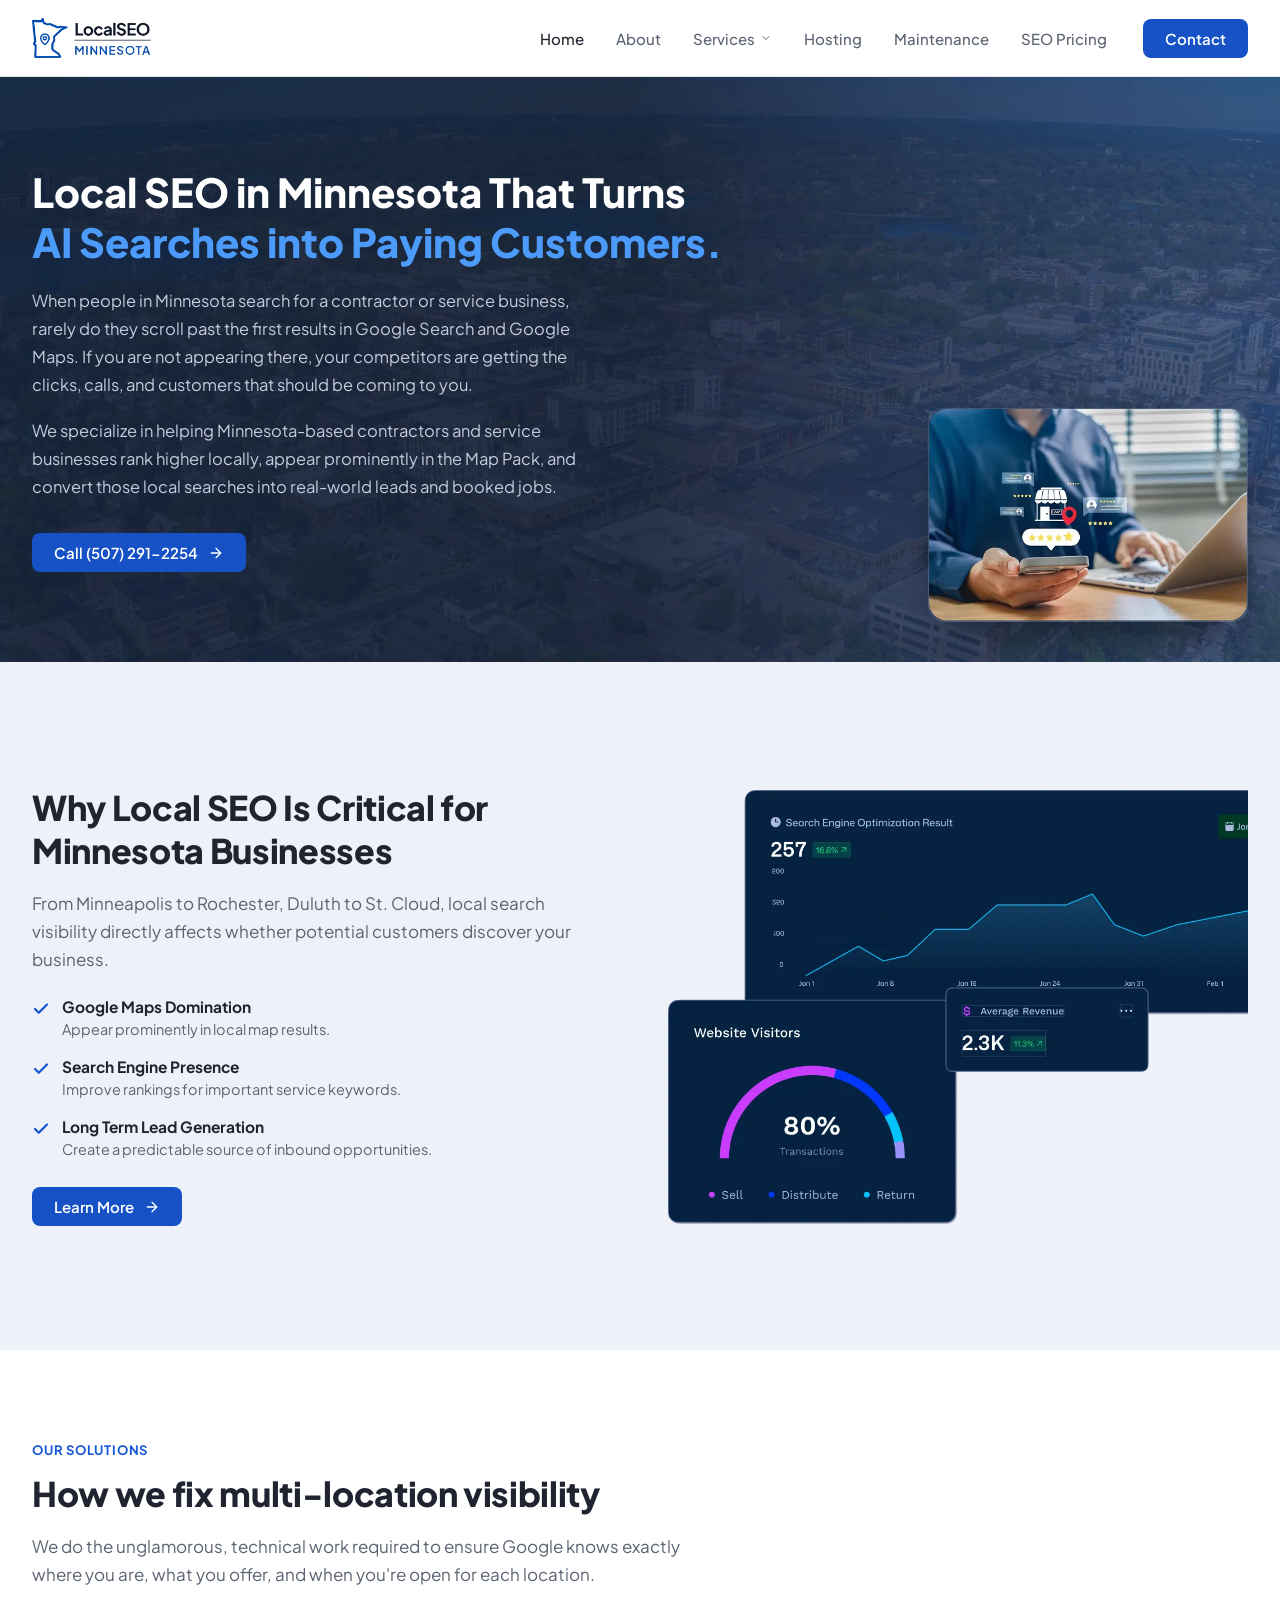
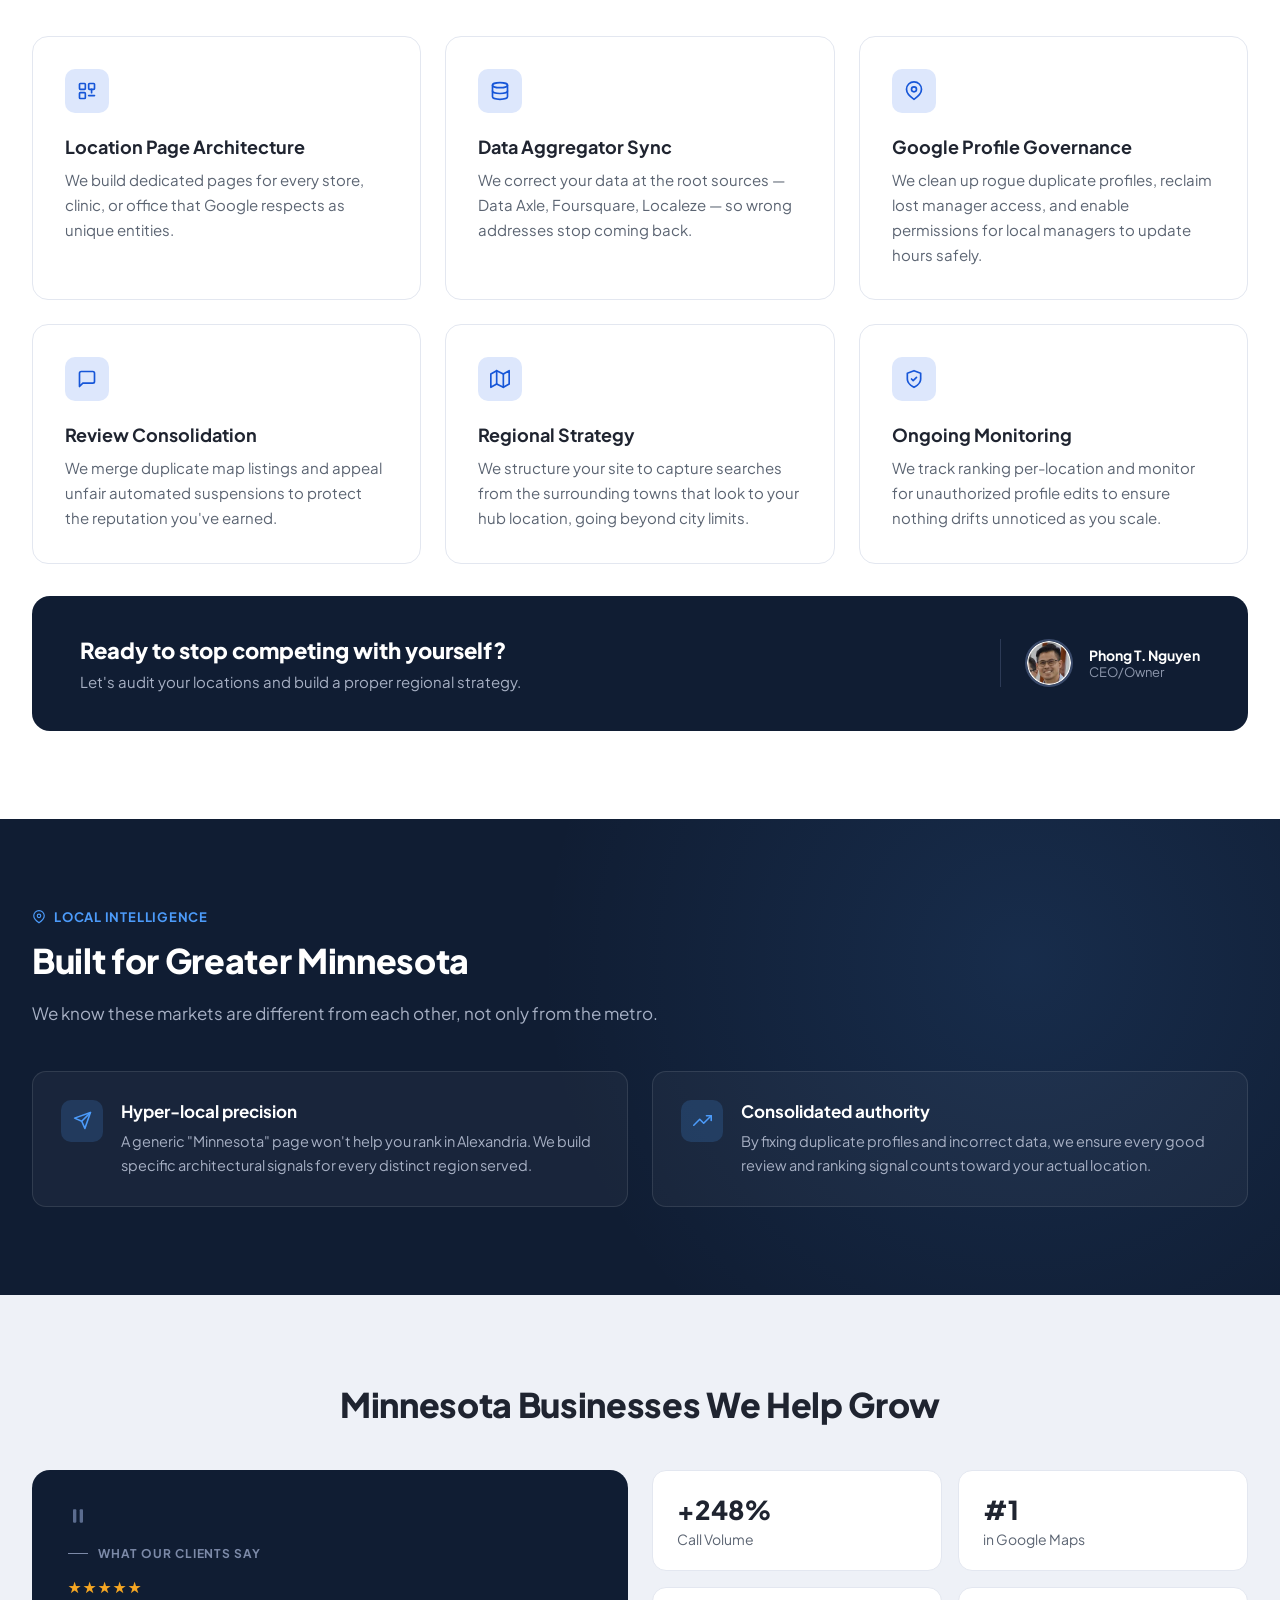
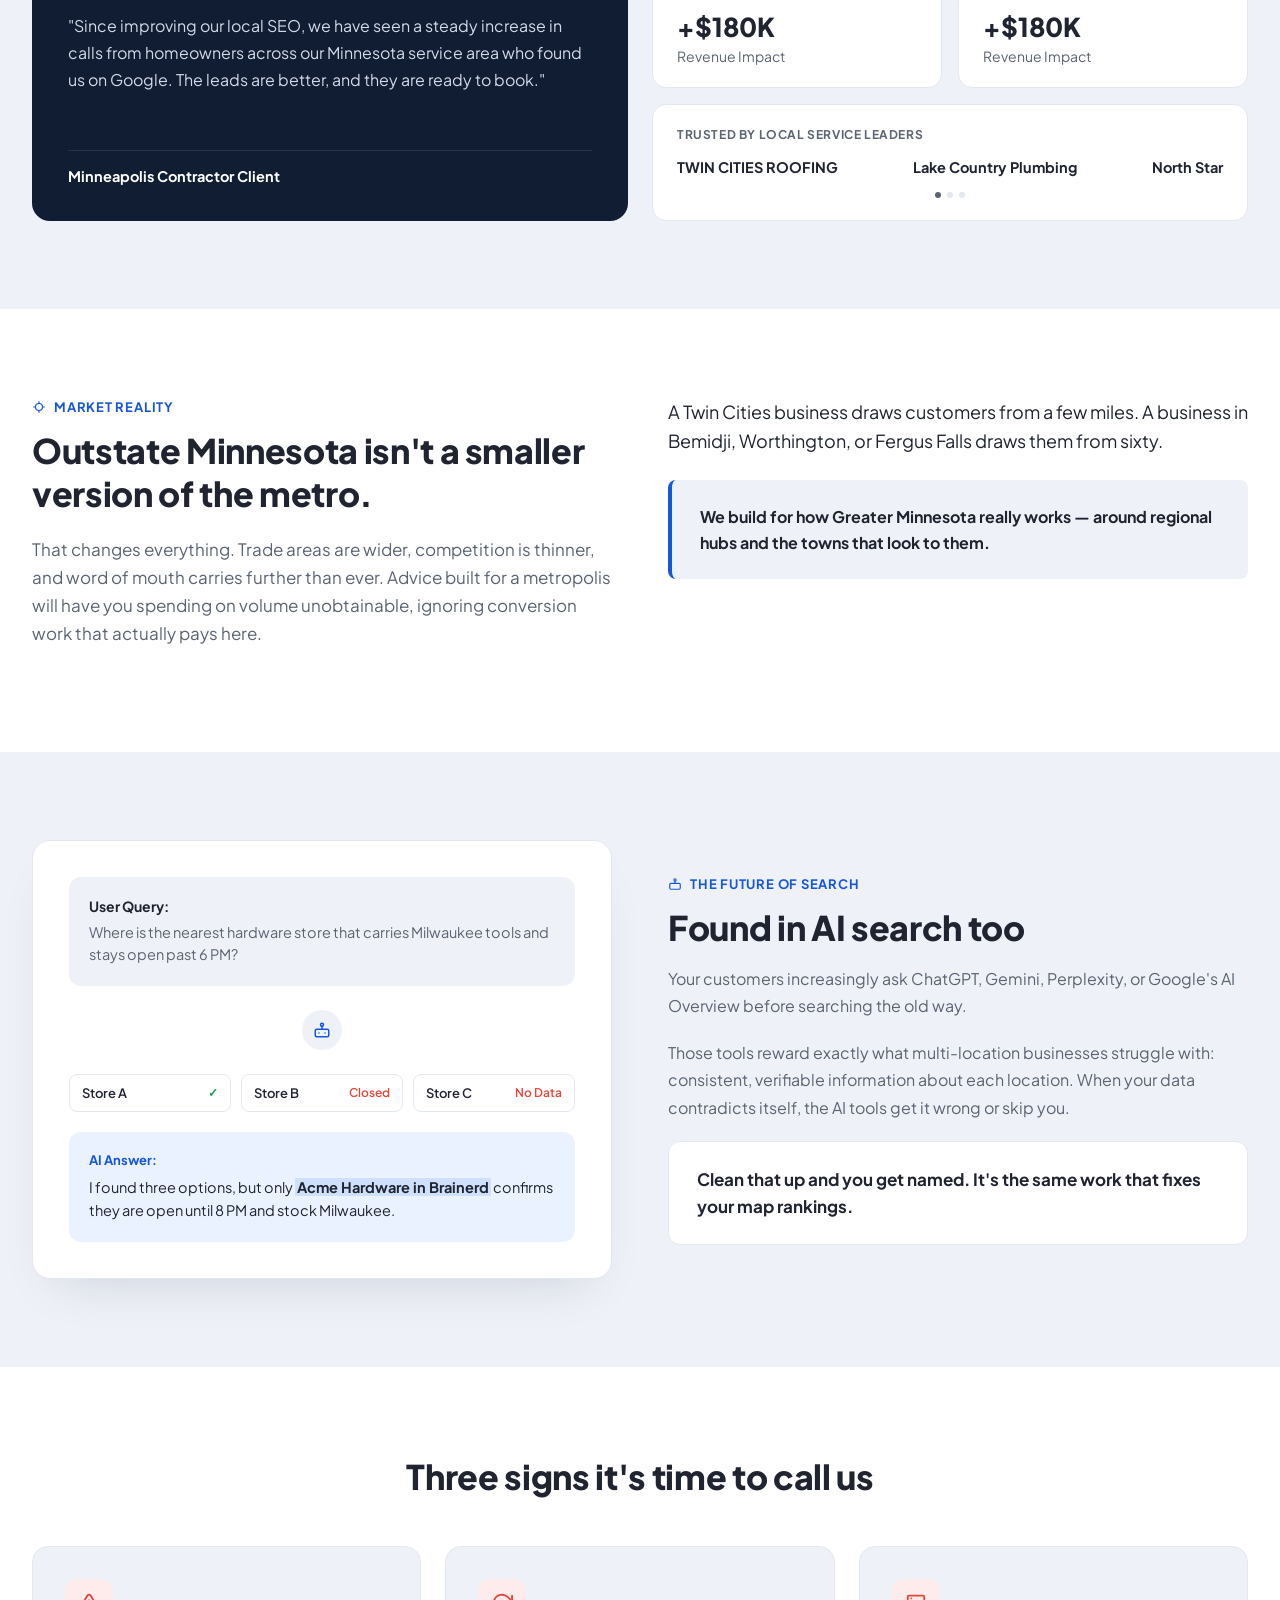
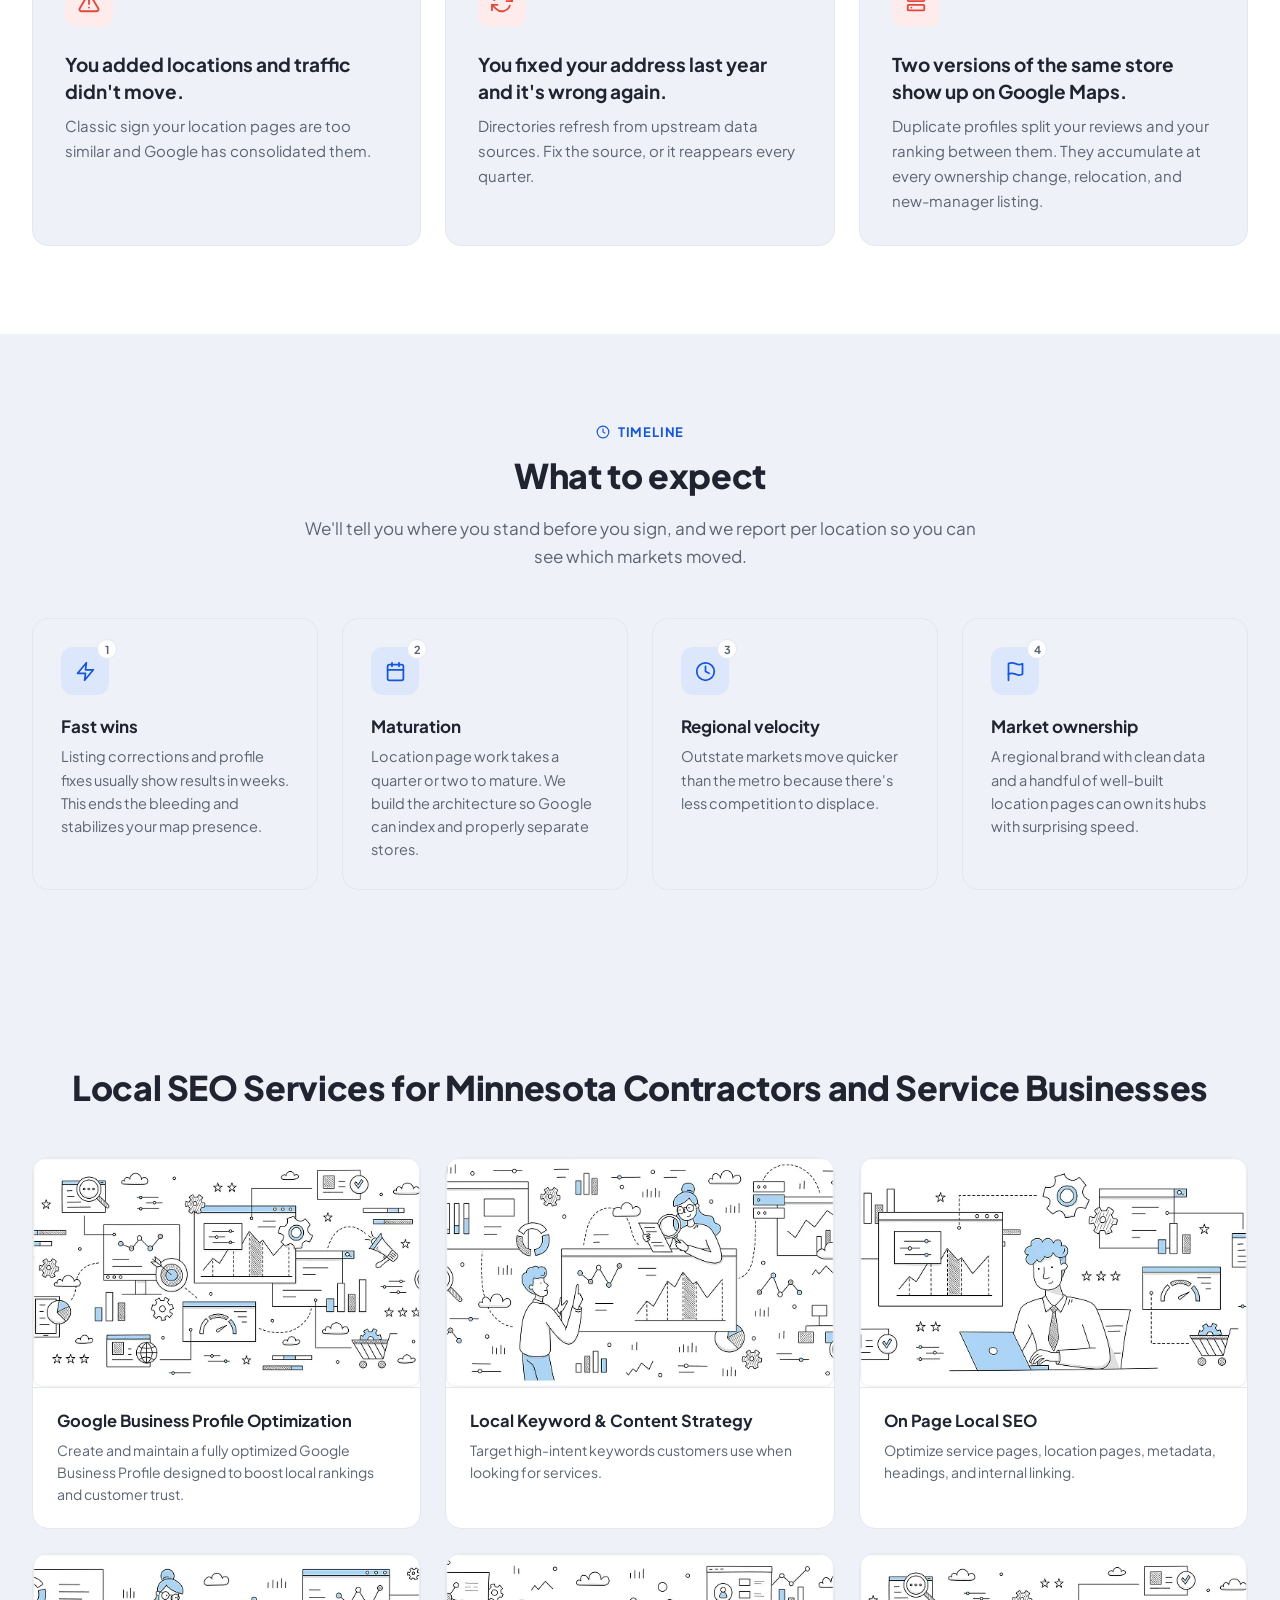
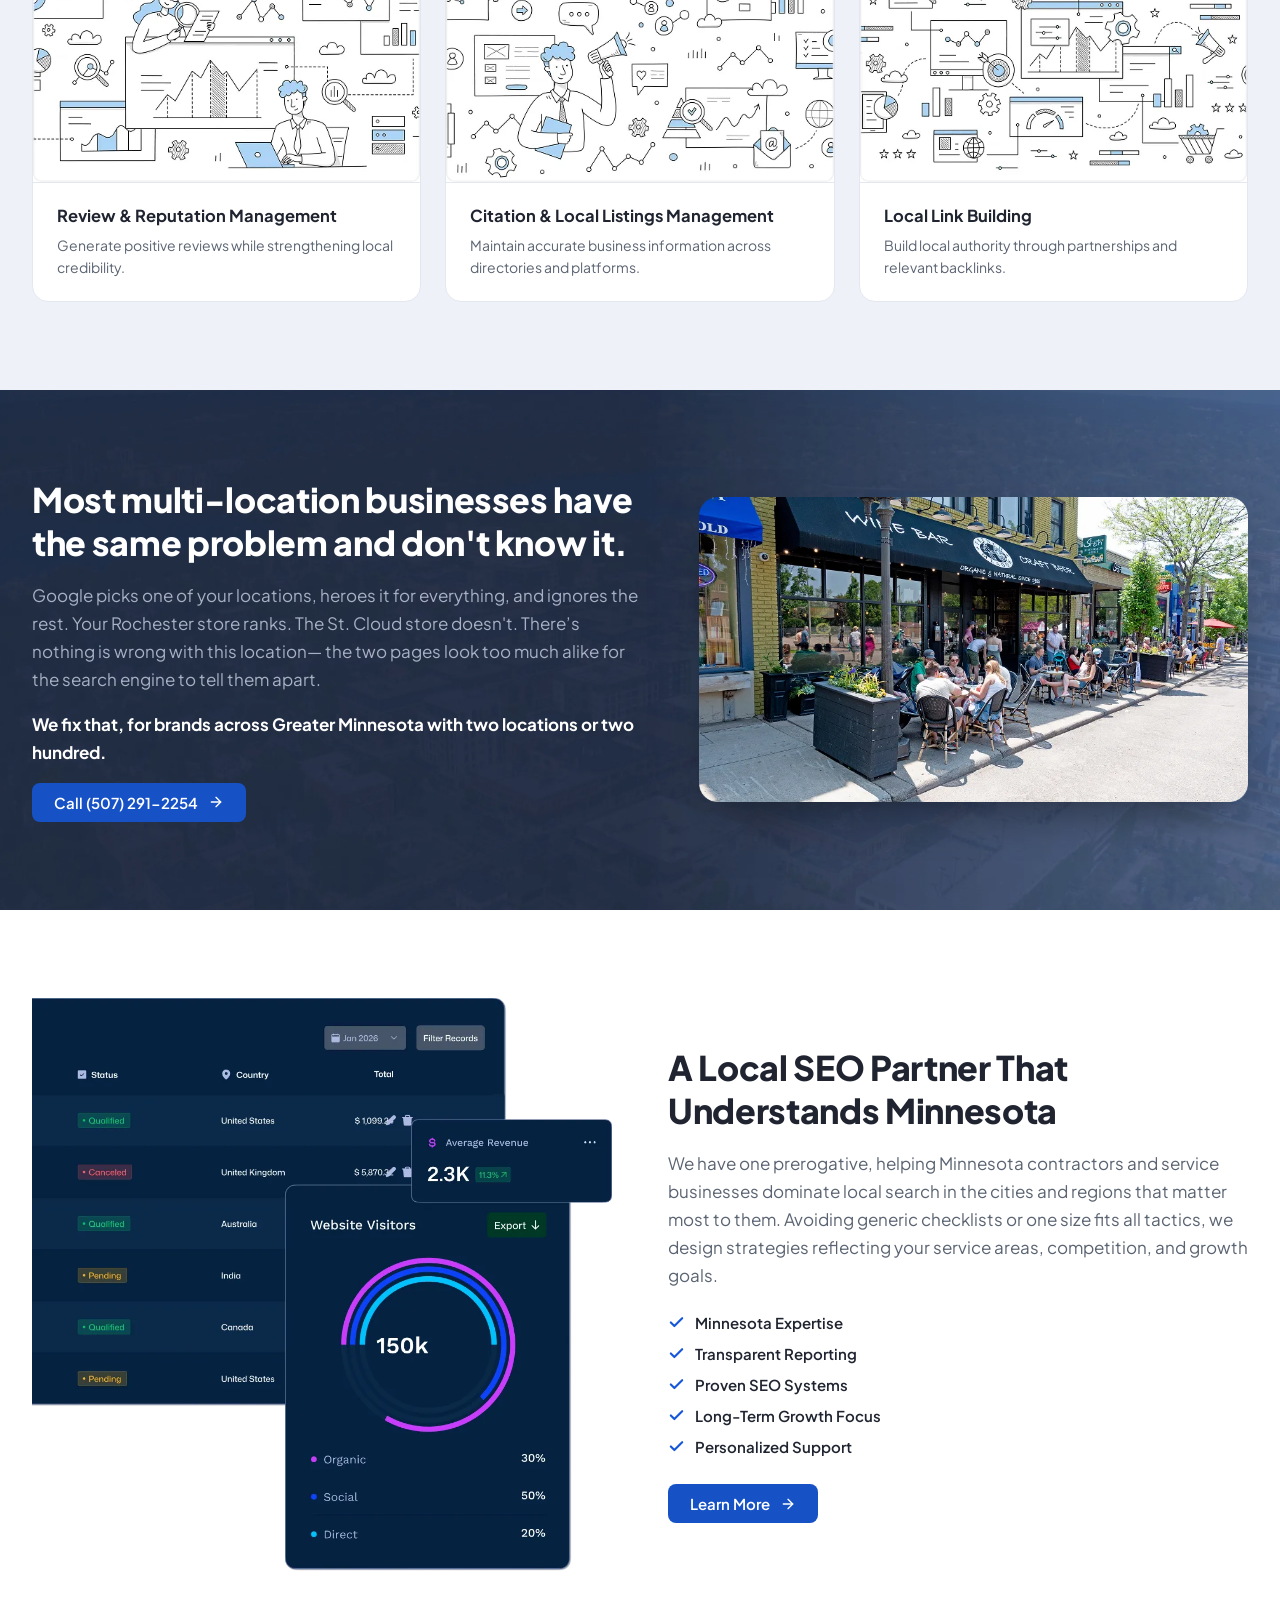
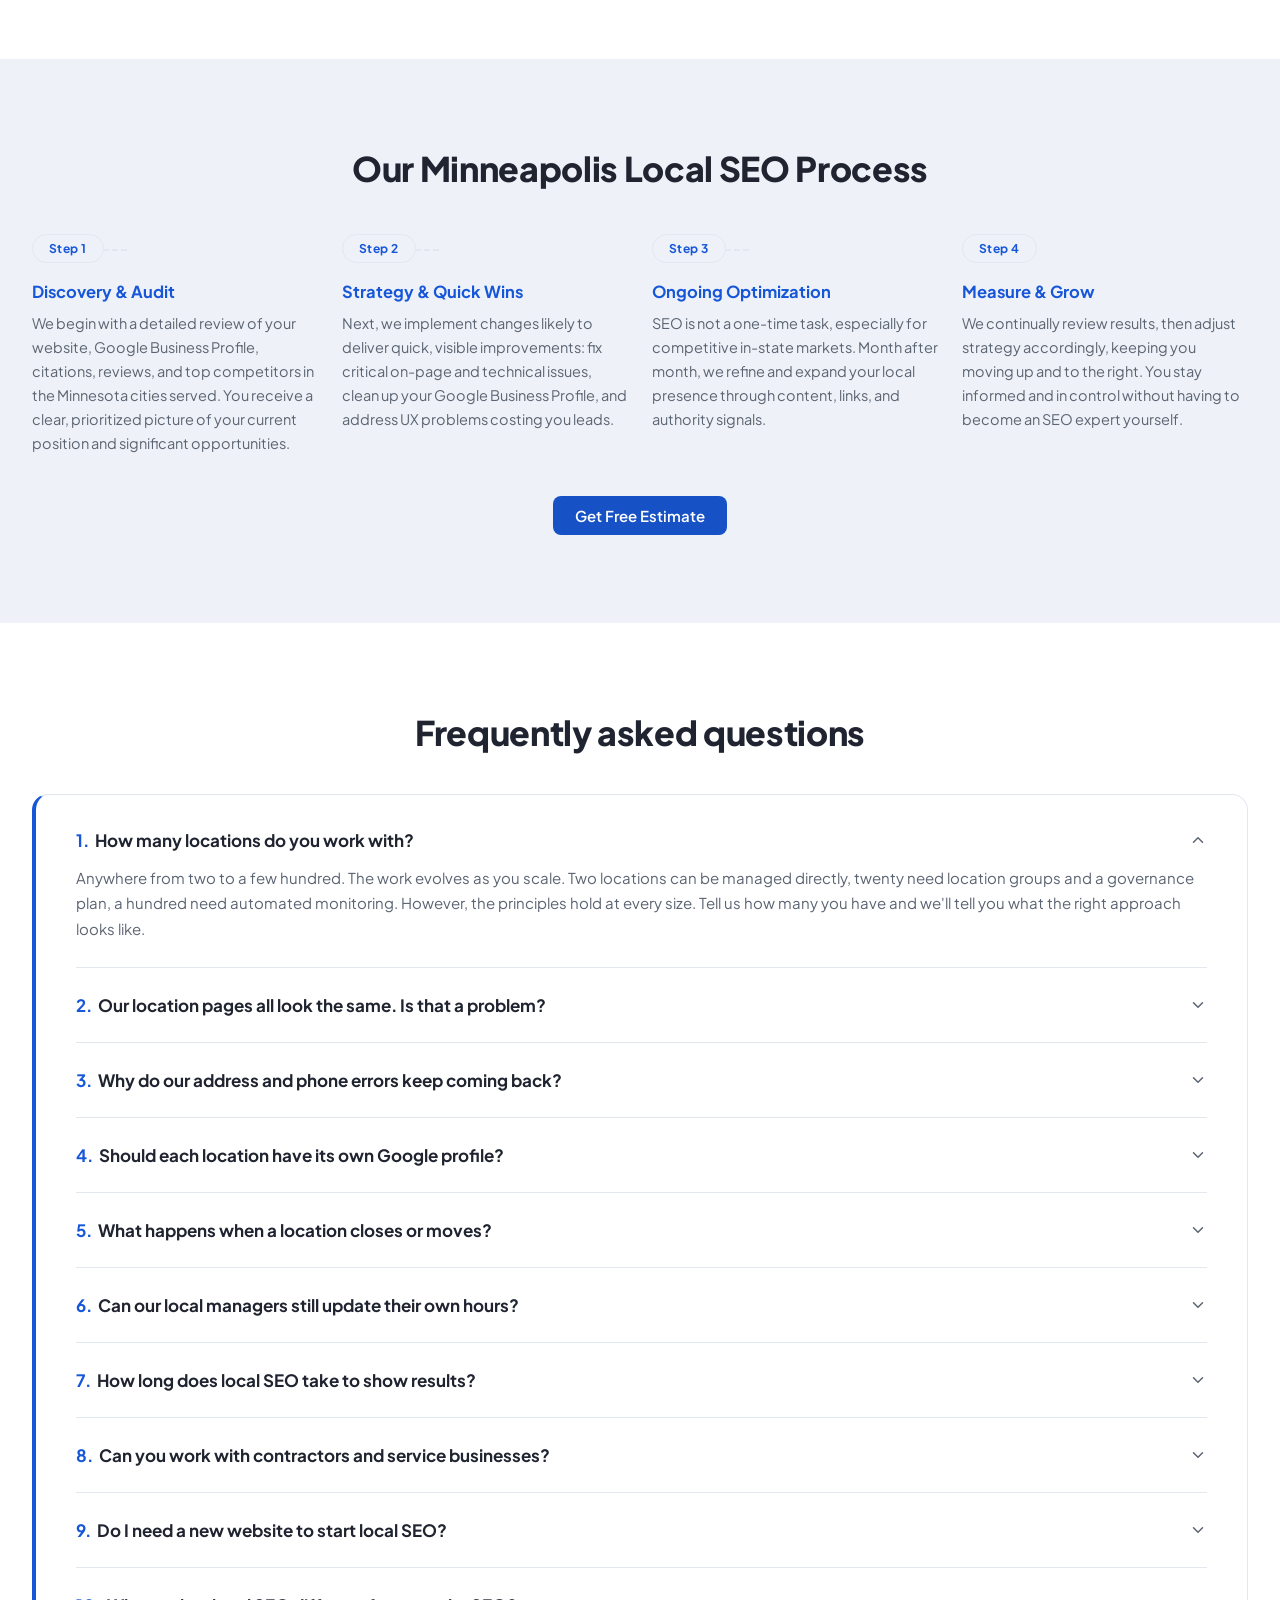
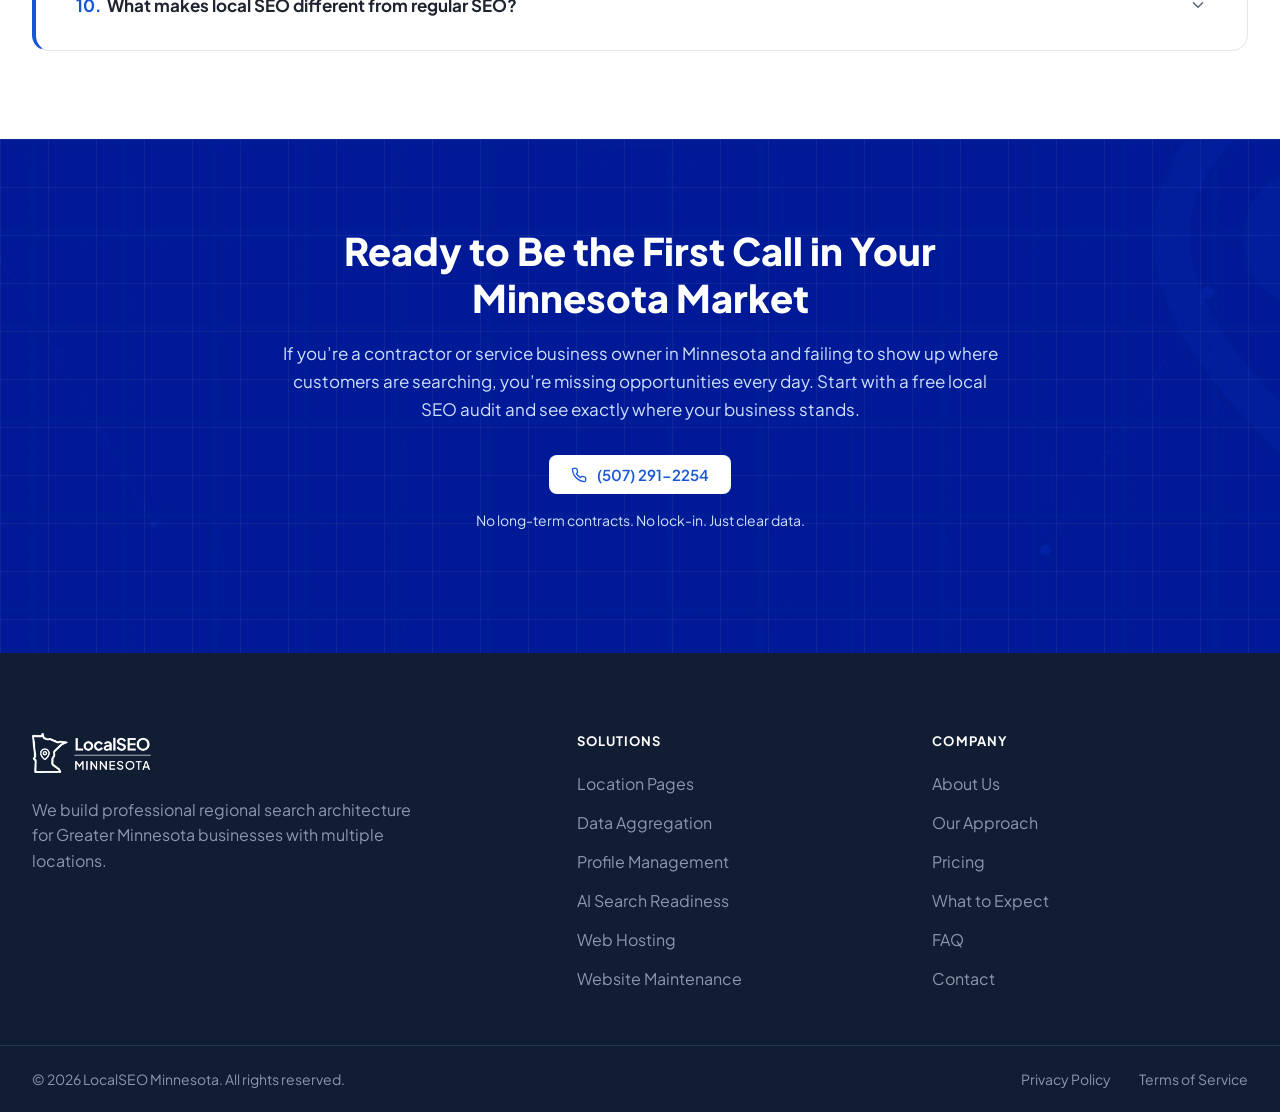
<file: index.html>
<!DOCTYPE html>
<html lang="en">
<head>
  <meta charset="UTF-8">
  <meta name="viewport" content="width=device-width, initial-scale=1.0">
  <meta name="robots" content="follow, index, max-snippet:-1, max-video-preview:-1, max-image-preview:large"/>
  <title>Local SEO Agency | Multi-Location Minnesota Brands</title>
  <meta name="description" content="We get every one of your locations found. Local SEO for Greater Minnesota businesses with two
locations or two hundred. Free visibility check."/>
<link rel="canonical" href="https://localseominnesota.com/" />
  <link rel="preconnect" href="https://fonts.googleapis.com">
  <link rel="preconnect" href="https://fonts.gstatic.com" crossorigin>
  <link href="https://fonts.googleapis.com/css2?family=Plus+Jakarta+Sans:wght@400;500;600;700;800&display=swap" rel="stylesheet">
  <link rel="stylesheet" href="/css/style.css">
  <link rel="icon" type="image/png" href="/images/favicon.png">
  <!-- Google tag (gtag.js) -->
<script async src="https://www.googletagmanager.com/gtag/js?id=G-CFV7P1F6RG"></script>
<script>
  window.dataLayer = window.dataLayer || [];
  function gtag(){dataLayer.push(arguments);}
  gtag('js', new Date());

  gtag('config', 'G-CFV7P1F6RG');
</script>
  <!-- Schema Markup -->
<script type="application/ld+json">
{
  "@context": "https://schema.org",
  "@graph": [
    {
      "@type": "Organization",
      "@id": "https://localseominnesota.com/#organization",
      "name": "Greater Minnesota Local SEO",
      "url": "https://localseominnesota.com/",
      "telephone": "+1-507-291-2254",
      "description": "Local SEO services for Minnesota contractors, service businesses, and multi-location brands.",
      "areaServed": {
        "@type": "State",
        "name": "Minnesota"
      },
      "knowsAbout": [
        "Local SEO",
        "Multi-location SEO",
        "Google Business Profile Optimization",
        "Local Search Optimization",
        "Local Listings Management",
        "Citation Management",
        "Location Page SEO",
        "Local Keyword Strategy",
        "Local Link Building",
        "Review Management"
      ]
    },
    {
      "@type": "Service",
      "@id": "https://localseominnesota.com/local-seo/#service",
      "name": "Local SEO Services",
      "serviceType": "Local SEO",
      "description": "Local SEO services for Minnesota contractors, service businesses, and multi-location brands, including Google Business Profile optimization, location page SEO, local keyword strategy, citation management, review management, and local link building.",
      "provider": {
        "@id": "https://localseominnesota.com/#organization"
      },
      "areaServed": {
        "@type": "State",
        "name": "Minnesota"
      },
      "hasOfferCatalog": {
        "@type": "OfferCatalog",
        "name": "Local SEO Services",
        "itemListElement": [
          {
            "@type": "Offer",
            "itemOffered": {
              "@type": "Service",
              "name": "Google Business Profile Optimization"
            }
          },
          {
            "@type": "Offer",
            "itemOffered": {
              "@type": "Service",
              "name": "Local Keyword & Content Strategy"
            }
          },
          {
            "@type": "Offer",
            "itemOffered": {
              "@type": "Service",
              "name": "On Page Local SEO"
            }
          },
          {
            "@type": "Offer",
            "itemOffered": {
              "@type": "Service",
              "name": "Review & Reputation Management"
            }
          },
          {
            "@type": "Offer",
            "itemOffered": {
              "@type": "Service",
              "name": "Citation & Local Listings Management"
            }
          },
          {
            "@type": "Offer",
            "itemOffered": {
              "@type": "Service",
              "name": "Local Link Building"
            }
          }
        ]
      }
    },
    {
      "@type": "WebPage",
      "@id": "https://localseominnesota.com/local-seo/#webpage",
      "url": "https://localseominnesota.com/local-seo/",
      "name": "Local SEO Agency | Multi-Location Minnesota Brands",
      "description": "We get every one of your locations found. Local SEO for Greater Minnesota businesses with two locations or two hundred. Free visibility check.",
      "isPartOf": {
        "@type": "WebSite",
        "@id": "https://localseominnesota.com/#website",
        "url": "https://localseominnesota.com/",
        "name": "Greater Minnesota Local SEO"
      },
      "about": {
        "@id": "https://localseominnesota.com/local-seo/#service"
      },
      "publisher": {
        "@id": "https://localseominnesota.com/#organization"
      },
      "inLanguage": "en-US"
    },
    {
      "@type": "FAQPage",
      "@id": "https://localseominnesota.com/local-seo/#faq",
      "url": "https://localseominnesota.com/local-seo/",
      "mainEntity": [
        {
          "@type": "Question",
          "name": "How many locations do you work with?",
          "acceptedAnswer": {
            "@type": "Answer",
            "text": "Anywhere from two to a few hundred. The work evolves as you scale. Two locations can be managed directly, twenty need location groups and a governance plan, and a hundred need automated monitoring. However, the principles hold at every size. Tell us how many you have and we'll tell you what the right approach looks like."
          }
        },
        {
          "@type": "Question",
          "name": "Our location pages all look the same. Is that a problem?",
          "acceptedAnswer": {
            "@type": "Answer",
            "text": "Usually yes, and it's the most common issue we see. If two of your pages would still be accurate after swapping the city name, Google likely treats them as duplicates and selects one. The fix is real content per location. This includes named staff, actual hours, the services that location genuinely offers, its own photos and reviews. We'll show you which of your pages are at risk."
          }
        },
        {
          "@type": "Question",
          "name": "Why do our address and phone errors keep coming back?",
          "acceptedAnswer": {
            "@type": "Answer",
            "text": "Because you're fixing them downstream. Most directories refresh from a handful of upstream data aggregators. Correcting a listing without addressing the source means it reverts, usually within a quarter. We fix the source first, then the downstream listings, then re-check at 30, 90, and 180 days."
          }
        },
        {
          "@type": "Question",
          "name": "Should each location have its own Google profile?",
          "acceptedAnswer": {
            "@type": "Answer",
            "text": "Yes, provided each is a legitimate location with staff during posted hours. Every one should be claimed under your business account with managers added, avoiding being created under an employee's personal login. Profiles created by a departing manager or an old agency are how brands can lose reviews they spent years earning."
          }
        },
        {
          "@type": "Question",
          "name": "What happens when a location closes or moves?",
          "acceptedAnswer": {
            "@type": "Answer",
            "text": "Tell us and we'll handle the redirect properly to ensure the page's accumulated search value passes to the right place instead of becoming a dead end. Networks can lose search visibility to badly handled closures. A deleted page with no redirect can throw away years of value."
          }
        },
        {
          "@type": "Question",
          "name": "Can our local managers still update their own hours?",
          "acceptedAnswer": {
            "@type": "Answer",
            "text": "They should. Locking hours centrally is how brands end up with wrong holiday hours across many locations. We set up permissions for managers to update what they genuinely know, including hours, photos, and local posts, while brand-level fields stay consistent. We then monitor for changes to keep information up to date."
          }
        },
        {
          "@type": "Question",
          "name": "How long does local SEO take to show results?",
          "acceptedAnswer": {
            "@type": "Answer",
            "text": "Most contractors see early movement in visibility within the first several weeks. Real gains in rankings, calls, and lead quality usually build over a few months as the work compounds. Local SEO is a marathon, not a sprint. The results are measurable and sustainable once momentum builds."
          }
        },
        {
          "@type": "Question",
          "name": "Can you work with contractors and service businesses?",
          "acceptedAnswer": {
            "@type": "Answer",
            "text": "Absolutely. We regularly work with contractors tailored to Minneapolis but also serve nearby areas like St. Paul, Edina, Minnetonka, Bloomington, and other metro communities. Our team constructs strategy around your primary markets and then layers in expansion opportunities."
          }
        },
        {
          "@type": "Question",
          "name": "Do I need a new website to start local SEO?",
          "acceptedAnswer": {
            "@type": "Answer",
            "text": "For most local Minnesota businesses, meaningful ranking improvements show up in 3 to 6 months of consistent work, with full results landing in 6 to 12 months. Less competitive markets and service areas move faster. The earlier you start, the better your compounding advantage. Every month you wait is a month a competitor pulls ahead."
          }
        },
        {
          "@type": "Question",
          "name": "What makes local SEO different from regular SEO?",
          "acceptedAnswer": {
            "@type": "Answer",
            "text": "Local SEO relies on geographic relevance, Google Business Profile visibility, reviews, citations, and service-area signals helping you rank in places where your customers are actually searching. For contractors and service businesses in Minneapolis, local SEO is more relevant than chasing broad national keywords."
          }
        }
      ]
    }
  ]
}
</script>
</head>
<style>
    . 
    {
        background:orange;
    }
</style>
<body>

  <!-- ============================================================
     header.php
     This is the SINGLE source of truth for the site header.
     Edit this file only — every page that includes it will
     update automatically (nav links, logo, contact button, etc.)
     ============================================================ -->
<header class="site-header">
  <div class="site-header__inner">

    <a href="/" class="brand" aria-label="LocalSEO Minnesota — Home">
      <img src="/images/logo.webp" alt="LocalSEO Minnesota" class="brand__logo-img">
    </a>

    <button class="nav-toggle" id="navToggle" aria-label="Toggle navigation menu" aria-expanded="false" aria-controls="primaryNav">
      <span></span>
      <span></span>
      <span></span>
    </button>

    <nav class="primary-nav" id="primaryNav" aria-label="Primary">
      <ul class="primary-nav__list">
        <li><a href="/" class="is-active">Home</a></li>
        <li><a href="/about/">About</a></li>
        <li class="has-submenu">
          <a href="/services/">
            Services
            <img src="data:image/svg+xml;utf8,<svg xmlns='http://www.w3.org/2000/svg' viewBox='0 0 24 24' fill='none' stroke='%235b6472' stroke-width='2' stroke-linecap='round' stroke-linejoin='round' width='12' height='12'><polyline points='6 9 12 15 18 9'/></svg>" alt="" class="submenu-caret" />
          </a>
          <ul class="submenu">
            <li><a href="/website-design/">Website Design</a></li>
          </ul>
        </li>
        <li><a href="/hosting/">Hosting</a></li>
        <li><a href="/maintenance/">Maintenance</a></li>
        <li><a href="/seo-pricing/">SEO Pricing</a></li>
      </ul>
      <a href="/contact/" class="btn btn--primary nav-cta">Contact</a>
    </nav>

  </div>
</header>

  <!-- ============================================================
       HERO — city photo background
       ============================================================ -->
  <section class="hero-city">
    <div class="hero-city__inner">
      <div class="hero-copy">
        <h1 class=" ">Local SEO in Minnesota That Turns <span class="accent-bright">AI Searches into Paying Customers.</span></h1>
        <p class=" ">When people in Minnesota search for a contractor or service business, rarely do they scroll past the first results in Google Search and Google Maps. If you are not appearing there, your competitors are getting the clicks, calls, and customers that should be coming to you.</p>
        <p class=" ">We specialize in helping Minnesota-based contractors and service businesses rank higher locally, appear prominently in the Map Pack, and convert those local searches into real-world leads and booked jobs.</p>
        <div class="hero__cta">
          <a href="tel:15072912254" class="btn btn--primary btn--arrow">
            Call (507) 291-2254
            <img src="data:image/svg+xml;utf8,<svg xmlns='http://www.w3.org/2000/svg' viewBox='0 0 24 24' fill='none' stroke='%23ffffff' stroke-width='2' stroke-linecap='round' stroke-linejoin='round'><line x1='5' y1='12' x2='19' y2='12'/><polyline points='12 5 19 12 12 19'/></svg>" alt="" class="icon-img" />
          </a>
        </div>
      </div>

      <div class="hero-city__photo">
        <img src="/images/hero-phone-photo.webp" alt="Business owner checking local search results on a phone and laptop">
      </div>
    </div>
  </section>

  <!-- ============================================================
       WHY LOCAL SEO IS CRITICAL
       ============================================================ -->
  <section class="section section--soft">
    <div class="section__inner why-seo-split">
      <div>
        <h2 class="section-heading  ">Why Local SEO Is Critical for Minnesota Businesses</h2>
        <p class="section-sub  ">From Minneapolis to Rochester, Duluth to St. Cloud, local search visibility directly affects whether potential customers discover your business.</p>

        <ul class="why-seo-list">
          <li>
            <img src="data:image/svg+xml;utf8,<svg xmlns='http://www.w3.org/2000/svg' viewBox='0 0 24 24' fill='none' stroke='%231656d8' stroke-width='3' stroke-linecap='round' stroke-linejoin='round'><polyline points='20 6 9 17 4 12'/></svg>" alt="" class="icon-img" />
            <div class=" ">
              <strong>Google Maps Domination</strong>
              <span>Appear prominently in local map results.</span>
            </div>
          </li>
          <li>
            <img src="data:image/svg+xml;utf8,<svg xmlns='http://www.w3.org/2000/svg' viewBox='0 0 24 24' fill='none' stroke='%231656d8' stroke-width='3' stroke-linecap='round' stroke-linejoin='round'><polyline points='20 6 9 17 4 12'/></svg>" alt="" class="icon-img" />
            <div class=" ">
              <strong>Search Engine Presence</strong>
              <span>Improve rankings for important service keywords.</span>
            </div>
          </li>
          <li>
            <img src="data:image/svg+xml;utf8,<svg xmlns='http://www.w3.org/2000/svg' viewBox='0 0 24 24' fill='none' stroke='%231656d8' stroke-width='3' stroke-linecap='round' stroke-linejoin='round'><polyline points='20 6 9 17 4 12'/></svg>" alt="" class="icon-img" />
            <div class=" ">
              <strong>Long Term Lead Generation</strong>
              <span>Create a predictable source of inbound opportunities.</span>
            </div>
          </li>
        </ul>

        <a href="/services/" class="btn btn--primary btn--arrow">
          Learn More
          <img src="data:image/svg+xml;utf8,<svg xmlns='http://www.w3.org/2000/svg' viewBox='0 0 24 24' fill='none' stroke='%23ffffff' stroke-width='2' stroke-linecap='round' stroke-linejoin='round'><line x1='5' y1='12' x2='19' y2='12'/><polyline points='12 5 19 12 12 19'/></svg>" alt="" class="icon-img" />
        </a>
      </div>

      <div class="why-seo-split__img">
        <img src="/images/why-seo-dashboard.webp" alt="SEO results dashboard showing search performance, visitor, and revenue metrics">
      </div>
    </div>
  </section>

  <!-- ============================================================
       OUR SOLUTIONS
       ============================================================ -->
  <section class="section section--white">
    <div class="section__inner">
      <span class="eyebrow">Our Solutions</span>
      <h2 class="section-heading">How we fix multi-location visibility</h2>
      <p class="section-sub">We do the unglamorous, technical work required to ensure Google knows exactly where you are, what you offer, and when you're open  for each location.</p>

      <div class="solutions-grid">
        <div class="solution-card">
          <span class="solution-card__icon">
            <img src="data:image/svg+xml;utf8,<svg xmlns='http://www.w3.org/2000/svg' viewBox='0 0 24 24' fill='none' stroke='%231656d8' stroke-width='2' stroke-linecap='round' stroke-linejoin='round'><rect x='3' y='3' width='7' height='7' rx='1'/><rect x='14' y='3' width='7' height='7' rx='1'/><rect x='3' y='14' width='7' height='7' rx='1'/><line x1='17.5' y1='10' x2='17.5' y2='14'/><line x1='14' y1='17.5' x2='21' y2='17.5'/></svg>" alt="" class="icon-img" />
          </span>
          <h3>Location Page Architecture</h3>
          <p>We build dedicated pages for every store, clinic, or office that Google respects as unique entities.</p>
        </div>

        <div class="solution-card">
          <span class="solution-card__icon">
            <img src="data:image/svg+xml;utf8,<svg xmlns='http://www.w3.org/2000/svg' viewBox='0 0 24 24' fill='none' stroke='%231656d8' stroke-width='2' stroke-linecap='round' stroke-linejoin='round'><ellipse cx='12' cy='5' rx='9' ry='3'/><path d='M3 5v14c0 1.66 4.03 3 9 3s9-1.34 9-3V5'/><path d='M3 12c0 1.66 4.03 3 9 3s9-1.34 9-3'/></svg>" alt="" class="icon-img" />
          </span>
          <h3>Data Aggregator Sync</h3>
          <p>We correct your data at the root sources — Data Axle, Foursquare, Localeze — so wrong addresses stop coming back.</p>
        </div>

        <div class="solution-card">
          <span class="solution-card__icon">
            <img src="data:image/svg+xml;utf8,<svg xmlns='http://www.w3.org/2000/svg' viewBox='0 0 24 24' fill='none' stroke='%231656d8' stroke-width='2' stroke-linecap='round' stroke-linejoin='round'><path d='M21 10c0 6-9 12-9 12s-9-6-9-12a9 9 0 0 1 18 0z'/><circle cx='12' cy='10' r='3'/></svg>" alt="" class="icon-img" />
          </span>
          <h3>Google Profile Governance</h3>
          <p>We clean up rogue duplicate profiles, reclaim lost manager access, and enable permissions for local managers to update hours safely.</p>
        </div>

        <div class="solution-card">
          <span class="solution-card__icon">
            <img src="data:image/svg+xml;utf8,<svg xmlns='http://www.w3.org/2000/svg' viewBox='0 0 24 24' fill='none' stroke='%231656d8' stroke-width='2' stroke-linecap='round' stroke-linejoin='round'><path d='M21 15a2 2 0 0 1-2 2H7l-4 4V5a2 2 0 0 1 2-2h14a2 2 0 0 1 2 2z'/></svg>" alt="" class="icon-img" />
          </span>
          <h3>Review Consolidation</h3>
          <p>We merge duplicate map listings and appeal unfair automated suspensions to protect the reputation you've earned.</p>
        </div>

        <div class="solution-card">
          <span class="solution-card__icon">
            <img src="data:image/svg+xml;utf8,<svg xmlns='http://www.w3.org/2000/svg' viewBox='0 0 24 24' fill='none' stroke='%231656d8' stroke-width='2' stroke-linecap='round' stroke-linejoin='round'><polygon points='1 6 1 22 8 18 16 22 23 18 23 2 16 6 8 2 1 6'/><line x1='8' y1='2' x2='8' y2='18'/><line x1='16' y1='6' x2='16' y2='22'/></svg>" alt="" class="icon-img" />
          </span>
          <h3>Regional Strategy</h3>
          <p>We structure your site to capture searches from the surrounding towns that look to your hub location, going beyond city limits.</p>
        </div>

        <div class="solution-card">
          <span class="solution-card__icon">
            <img src="data:image/svg+xml;utf8,<svg xmlns='http://www.w3.org/2000/svg' viewBox='0 0 24 24' fill='none' stroke='%231656d8' stroke-width='2' stroke-linecap='round' stroke-linejoin='round'><path d='M12 22s8-4 8-10V5l-8-3-8 3v7c0 6 8 10 8 10z'/><polyline points='9 12 11 14 15 10'/></svg>" alt="" class="icon-img" />
          </span>
          <h3>Ongoing Monitoring</h3>
          <p>We track ranking per-location and monitor for unauthorized profile edits to ensure nothing drifts unnoticed as you scale.</p>
        </div>
      </div>

      <div class="cta-banner">
        <div class="cta-banner__text">
          <h3>Ready to stop competing with yourself?</h3>
          <p>Let's audit your locations and build a proper regional strategy.</p>
        </div>
        <div class="cta-banner__person">
          <img src="/images/phong-nguyen.webp" alt="Phong T. Nguyen_Digital Marketing Expert">
          <div>
            <strong>Phong T. Nguyen</strong>
            <span>CEO/Owner</span>
          </div>
        </div>
      </div>
    </div>
  </section>

  <!-- ============================================================
       BUILT FOR GREATER MINNESOTA
       ============================================================ -->
  <section class="section section--dark">
    <div class="section__inner">
      <span class="eyebrow eyebrow--light">
        <img src="data:image/svg+xml;utf8,<svg xmlns='http://www.w3.org/2000/svg' viewBox='0 0 24 24' fill='none' stroke='%234c9bfa' stroke-width='2' width='14' height='14'><path d='M21 10c0 6-9 12-9 12s-9-6-9-12a9 9 0 0 1 18 0z'/><circle cx='12' cy='10' r='3'/></svg>" alt="" class="icon-img" />
        Local Intelligence
      </span>
      <h2 class="section-heading section-heading--light">Built for Greater Minnesota</h2>
      <p class="section-sub section-sub--light">We know these markets are different from each other, not only from the metro.</p>

      <div class="mn-grid">
        <div class="mn-card">
          <span class="mn-card__icon">
            <img src="data:image/svg+xml;utf8,<svg xmlns='http://www.w3.org/2000/svg' viewBox='0 0 24 24' fill='none' stroke='%234c9bfa' stroke-width='2' stroke-linecap='round' stroke-linejoin='round'><line x1='22' y1='2' x2='11' y2='13'/><polygon points='22 2 15 22 11 13 2 9 22 2'/></svg>" alt="" class="icon-img" />
          </span>
          <div>
            <h3>Hyper-local precision</h3>
            <p>A generic "Minnesota" page won't help you rank in Alexandria. We build specific architectural signals for every distinct region  served.</p>
          </div>
        </div>

        <div class="mn-card">
          <span class="mn-card__icon">
            <img src="data:image/svg+xml;utf8,<svg xmlns='http://www.w3.org/2000/svg' viewBox='0 0 24 24' fill='none' stroke='%234c9bfa' stroke-width='2' stroke-linecap='round' stroke-linejoin='round'><polyline points='23 6 13.5 15.5 8.5 10.5 1 18'/><polyline points='17 6 23 6 23 12'/></svg>" alt="" class="icon-img" />
          </span>
          <div>
            <h3>Consolidated authority</h3>
            <p>By fixing duplicate profiles and incorrect data, we ensure every good review and ranking signal counts toward your actual location.</p>
          </div>
        </div>
      </div>
    </div>
  </section>

  <!-- ============================================================
       MINNESOTA BUSINESSES WE HELP GROW
       ============================================================ -->
  <section class="section section--soft">
    <div class="section__inner text-center">
      <h2 class="section-heading  ">Minnesota Businesses We Help Grow</h2>

      <div class="testimonial-grid text-left">
        <div class="testimonial-card">
          <span class="testimonial-card__pause">
            <img src="data:image/svg+xml;utf8,<svg xmlns='http://www.w3.org/2000/svg' viewBox='0 0 24 24' fill='%235b6c8f' width='20' height='20'><rect x='6' y='4' width='4' height='16' rx='1'/><rect x='14' y='4' width='4' height='16' rx='1'/></svg>" alt="" class="icon-img" />
          </span>
          <span class="testimonial-card__label  ">What Our Clients Say</span>
          <div class="testimonial-card__stars">&#9733;&#9733;&#9733;&#9733;&#9733;</div>
          <p class="quote  ">"Since improving our local SEO, we have seen a steady increase in calls from homeowners across our Minnesota service area who found us on Google. The leads are better, and they are ready to book."</p>
          <div class="testimonial-card__author  ">Minneapolis Contractor Client</div>
        </div>

        <div>
          <div class="stats-grid">
            <div class="stat-card">
              <div class="stat-card__num  ">+248%</div>
              <div class="stat-card__label  ">Call Volume</div>
            </div>
            <div class="stat-card">
              <div class="stat-card__num"  >#1</div>
              <div class="stat-card__label  ">in Google Maps</div>
            </div>
            <div class="stat-card">
              <div class="stat-card__num  ">+$180K</div>
              <div class="stat-card__label  ">Revenue Impact</div>
            </div>
            <div class="stat-card">
              <div class="stat-card__num  ">+$180K</div>
              <div class="stat-card__label  ">Revenue Impact</div>
            </div>
            <div class="trusted-card">
              <div class="trusted-card__label  ">Trusted by Local Service Leaders</div>
              <div class="trusted-card__logos  ">
                <span>TWIN CITIES ROOFING</span>
                <span>Lake Country Plumbing</span>
                <span>North Star</span>
              </div>
              <div class="trusted-card__dots"><span></span><span></span><span></span></div>
            </div>
          </div>
        </div>
      </div>
    </div>
  </section>

  <!-- ============================================================
       OUTSTATE MINNESOTA
       ============================================================ -->
  <section class="section section--white">
    <div class="section__inner split">
      <div class="split-left">
        <span class="eyebrow">
          <img src="data:image/svg+xml;utf8,<svg xmlns='http://www.w3.org/2000/svg' viewBox='0 0 24 24' fill='none' stroke='%231656d8' stroke-width='2' width='14' height='14'><path d='M2 12h4M18 12h4M12 2v4M12 18v4'/><circle cx='12' cy='12' r='6'/></svg>" alt="" class="icon-img" />
          Market Reality
        </span>
        <h2 class="section-heading">Outstate Minnesota isn't a smaller version of the metro.</h2>
        <p class="section-sub">That changes everything. Trade areas are wider, competition is thinner, and word of mouth carries further than ever. Advice built for a metropolis will have you spending on volume unobtainable,  ignoring conversion work that actually pays here.</p>
      </div>

      <div class="split-right">
        <p>A Twin Cities business draws customers from a few miles. A business in Bemidji, Worthington, or Fergus Falls draws them from sixty.</p>
        <div class="quote-box">
          <p>We build for how Greater Minnesota really works — around regional hubs and the towns that look to them.</p>
        </div>
      </div>
    </div>
  </section>

  <!-- ============================================================
       FOUND IN AI SEARCH
       ============================================================ -->
  <section class="section section--soft">
    <div class="section__inner ai-split">
      <div class="ai-mock">
        <div class="ai-mock__query">
          <strong>User Query:</strong>
          <p>Where is the nearest hardware store that carries Milwaukee tools and stays open past 6 PM?</p>
        </div>
        <span class="ai-mock__bot">
          <img src="data:image/svg+xml;utf8,<svg xmlns='http://www.w3.org/2000/svg' viewBox='0 0 24 24' fill='none' stroke='%231656d8' stroke-width='2' stroke-linecap='round' stroke-linejoin='round'><rect x='3' y='11' width='18' height='10' rx='2'/><circle cx='12' cy='5' r='2'/><line x1='12' y1='7' x2='12' y2='11'/><line x1='8' y1='16' x2='8' y2='16'/><line x1='16' y1='16' x2='16' y2='16'/></svg>" alt="" class="icon-img" />
        </span>
        <div class="ai-mock__stores">
          <div class="ai-mock__store">Store A <span class="ok">&#10003;</span></div>
          <div class="ai-mock__store">Store B <span class="bad">Closed</span></div>
          <div class="ai-mock__store">Store C <span class="bad">No Data</span></div>
        </div>
        <div class="ai-mock__answer">
          <strong>AI Answer:</strong>
          <p>I found three options, but only <mark>Acme Hardware in Brainerd</mark> confirms they are open until 8 PM and stock Milwaukee.</p>
        </div>
      </div>

      <div class="ai-right">
        <span class="eyebrow">
          <img src="data:image/svg+xml;utf8,<svg xmlns='http://www.w3.org/2000/svg' viewBox='0 0 24 24' fill='none' stroke='%231656d8' stroke-width='2' width='14' height='14'><rect x='3' y='11' width='18' height='10' rx='2'/><circle cx='12' cy='5' r='2'/><line x1='12' y1='7' x2='12' y2='11'/></svg>" alt="" class="icon-img" />
          The Future of Search
        </span>
        <h2 class="section-heading">Found in AI search too</h2>
        <p>Your customers increasingly ask ChatGPT, Gemini, Perplexity, or Google's AI Overview before searching the old way.</p>
        <p>Those tools reward exactly what multi-location businesses struggle with: consistent, verifiable information about each location. When your data contradicts itself, the AI tools get it wrong or skip you.</p>
        <div class="highlight-box">
          <p>Clean that up and you get named. It's the same work that fixes your map rankings.</p>
        </div>
      </div>
    </div>
  </section>

  <!-- ============================================================
       THREE SIGNS
       ============================================================ -->
  <section class="section section--white">
    <div class="section__inner text-center">
      <h2 class="section-heading">Three signs it's time to call us</h2>

      <div class="signs-grid text-left">
        <div class="sign-card">
          <span class="sign-card__icon">
            <img src="data:image/svg+xml;utf8,<svg xmlns='http://www.w3.org/2000/svg' viewBox='0 0 24 24' fill='none' stroke='%23e2483c' stroke-width='2' stroke-linecap='round' stroke-linejoin='round'><path d='M10.29 3.86L1.82 18a2 2 0 0 0 1.71 3h16.94a2 2 0 0 0 1.71-3L13.71 3.86a2 2 0 0 0-3.42 0z'/><line x1='12' y1='9' x2='12' y2='13'/><line x1='12' y1='17' x2='12.01' y2='17'/></svg>" alt="" class="icon-img" />
          </span>
          <h3>You added locations and traffic didn't move.</h3>
          <p>Classic sign your location pages are too similar and Google has consolidated them.</p>
        </div>

        <div class="sign-card">
          <span class="sign-card__icon">
            <img src="data:image/svg+xml;utf8,<svg xmlns='http://www.w3.org/2000/svg' viewBox='0 0 24 24' fill='none' stroke='%23e2483c' stroke-width='2' stroke-linecap='round' stroke-linejoin='round'><polyline points='23 4 23 10 17 10'/><polyline points='1 20 1 14 7 14'/><path d='M3.51 9a9 9 0 0 1 14.85-3.36L23 10M1 14l4.64 4.36A9 9 0 0 0 20.49 15'/></svg>" alt="" class="icon-img" />
          </span>
          <h3>You fixed your address last year and it's wrong again.</h3>
          <p>Directories refresh from upstream data sources. Fix the source, or it reappears every quarter.</p>
        </div>

        <div class="sign-card">
          <span class="sign-card__icon">
            <img src="data:image/svg+xml;utf8,<svg xmlns='http://www.w3.org/2000/svg' viewBox='0 0 24 24' fill='none' stroke='%23e2483c' stroke-width='2' stroke-linecap='round' stroke-linejoin='round'><rect x='3' y='4' width='18' height='6' rx='1'/><rect x='3' y='14' width='18' height='6' rx='1'/><line x1='7' y1='7' x2='7' y2='7'/><line x1='7' y1='17' x2='7' y2='17'/></svg>" alt="" class="icon-img" />
          </span>
          <h3>Two versions of the same store show up on Google Maps.</h3>
          <p>Duplicate profiles split your reviews and your ranking between them. They accumulate at every ownership change, relocation, and new-manager listing.</p>
        </div>
      </div>
    </div>
  </section>

  <!-- ============================================================
       WHAT TO EXPECT
       ============================================================ -->
  <section class="section section--soft">
    <div class="section__inner text-center">
      <span class="eyebrow">
        <img src="data:image/svg+xml;utf8,<svg xmlns='http://www.w3.org/2000/svg' viewBox='0 0 24 24' fill='none' stroke='%231656d8' stroke-width='2' width='14' height='14'><circle cx='12' cy='12' r='10'/><polyline points='12 6 12 12 16 14'/></svg>" alt="" class="icon-img" />
        Timeline
      </span>
      <h2 class="section-heading">What to expect</h2>
      <p class="section-sub mx-auto">We'll tell you where you stand before you sign, and we report per location so you can see which markets moved.</p>

      <div class="timeline-grid text-left">
        <div class="timeline-card">
          <span class="timeline-card__icon">
            <img src="data:image/svg+xml;utf8,<svg xmlns='http://www.w3.org/2000/svg' viewBox='0 0 24 24' fill='none' stroke='%231656d8' stroke-width='2' stroke-linecap='round' stroke-linejoin='round'><polygon points='13 2 3 14 12 14 11 22 21 10 12 10 13 2'/></svg>" alt="" class="icon-img" />
            <span class="timeline-card__num">1</span>
          </span>
          <h3>Fast wins</h3>
          <p>Listing corrections and profile fixes usually show results in weeks. This ends the bleeding and stabilizes your map presence.</p>
        </div>

        <div class="timeline-card">
          <span class="timeline-card__icon">
            <img src="data:image/svg+xml;utf8,<svg xmlns='http://www.w3.org/2000/svg' viewBox='0 0 24 24' fill='none' stroke='%231656d8' stroke-width='2' stroke-linecap='round' stroke-linejoin='round'><rect x='3' y='4' width='18' height='18' rx='2'/><line x1='16' y1='2' x2='16' y2='6'/><line x1='8' y1='2' x2='8' y2='6'/><line x1='3' y1='10' x2='21' y2='10'/></svg>" alt="" class="icon-img" />
            <span class="timeline-card__num">2</span>
          </span>
          <h3>Maturation</h3>
          <p>Location page work takes a quarter or two to mature. We build the architecture so Google can index and properly separate stores.</p>
        </div>

        <div class="timeline-card">
          <span class="timeline-card__icon">
            <img src="data:image/svg+xml;utf8,<svg xmlns='http://www.w3.org/2000/svg' viewBox='0 0 24 24' fill='none' stroke='%231656d8' stroke-width='2' stroke-linecap='round' stroke-linejoin='round'><circle cx='12' cy='12' r='10'/><polyline points='12 6 12 12 16 14'/></svg>" alt="" class="icon-img" />
            <span class="timeline-card__num">3</span>
          </span>
          <h3>Regional velocity</h3>
          <p>Outstate markets move quicker than the metro because there's less competition to displace.</p>
        </div>

        <div class="timeline-card">
          <span class="timeline-card__icon">
            <img src="data:image/svg+xml;utf8,<svg xmlns='http://www.w3.org/2000/svg' viewBox='0 0 24 24' fill='none' stroke='%231656d8' stroke-width='2' stroke-linecap='round' stroke-linejoin='round'><path d='M4 15s1-1 4-1 5 2 8 2 4-1 4-1V3s-1 1-4 1-5-2-8-2-4 1-4 1z'/><line x1='4' y1='22' x2='4' y2='15'/></svg>" alt="" class="icon-img" />
            <span class="timeline-card__num">4</span>
          </span>
          <h3>Market ownership</h3>
          <p>A regional brand with clean data and a handful of well-built location pages can own its hubs with surprising speed.</p>
        </div>
      </div>
    </div>
  </section>

  <!-- ============================================================
       LOCAL SEO SERVICES — illustration grid
       ============================================================ -->
  <section class="section section--soft">
    <div class="section__inner text-center">
      <h2 class="section-heading  ">Local SEO Services for Minnesota Contractors and Service Businesses</h2>

      <div class="illustration-grid text-left">
        <div class="illustration-card  ">
          <img src="/images/svc-gbp-optimization.webp" alt="Illustration representing Google Business Profile optimization">
          <div class="illustration-card__body">
            <h3>Google Business Profile Optimization</h3>
            <p>Create and maintain a fully optimized Google Business Profile designed to boost local rankings and customer trust.</p>
          </div>
        </div>

        <div class="illustration-card  ">
          <img src="/images/svc-keyword-strategy.webp" alt="Illustration representing local keyword and content strategy">
          <div class="illustration-card__body">
            <h3>Local Keyword &amp; Content Strategy</h3>
            <p>Target high-intent keywords customers use when looking for services.</p>
          </div>
        </div>

        <div class="illustration-card  ">
          <img src="/images/svc-onpage-seo.webp" alt="Illustration representing on-page local SEO work">
          <div class="illustration-card__body">
            <h3>On Page Local SEO</h3>
            <p>Optimize service pages, location pages, metadata, headings, and internal linking.</p>
          </div>
        </div>

        <div class="illustration-card">
          <img src="/images/svc-review-management.webp" alt="Illustration representing review and reputation management">
          <div class="illustration-card__body">
            <h3>Review &amp; Reputation Management</h3>
            <p>Generate positive reviews while strengthening local credibility.</p>
          </div>
        </div>

        <div class="illustration-card">
          <img src="/images/svc-citation-listings.webp" alt="Illustration representing citation and local listings management">
          <div class="illustration-card__body">
            <h3>Citation & Local Listings Management</h3>
            <p>Maintain accurate business information across directories and platforms.</p>
          </div>
        </div>

        <div class="illustration-card">
          <img src="/images/svc-link-building.webp" alt="Illustration representing local link building">
          <div class="illustration-card__body">
            <h3>Local Link Building</h3>
            <p>Build local authority through partnerships and relevant backlinks.</p>
          </div>
        </div>
      </div>
    </div>
  </section>

  <!-- ============================================================
       PROBLEM SECTION — photo background
       ============================================================ -->
  <section class="section problem-photo-section">
    <div class="section__inner problem-photo-grid">
      <div>
        <h2 class="section-heading section-heading--light">Most multi-location businesses have the same problem <span class="accent-bright">and don't know it.</span></h2>
        <p class="section-sub section-sub--light">Google picks one of your locations, heroes it for everything, and ignores the rest. Your Rochester store ranks. The St. Cloud store doesn't. There’s nothing is wrong with this location— the two pages look too much alike for the search engine to tell them apart.</p>
        <p class="section-sub section-sub--light" style="font-weight:700; color:var(--color-white);">We fix that, for brands across Greater Minnesota with two locations or two hundred.</p>
        <a href="tel:15072912254" class="btn btn--primary btn--arrow">
          Call (507) 291-2254
          <img src="data:image/svg+xml;utf8,<svg xmlns='http://www.w3.org/2000/svg' viewBox='0 0 24 24' fill='none' stroke='%23ffffff' stroke-width='2' stroke-linecap='round' stroke-linejoin='round'><line x1='5' y1='12' x2='19' y2='12'/><polyline points='12 5 19 12 12 19'/></svg>" alt="" class="icon-img" />
        </a>
      </div>

      <div class="problem-photo-grid__img">
        <img src="/images/problem-street-photo.webp" alt="Minnesota storefront street scene with outdoor seating">
      </div>
    </div>
  </section>

  <!-- ============================================================
       A LOCAL SEO PARTNER THAT UNDERSTANDS MINNESOTA
       ============================================================ -->
  <section class="section section--white">
    <div class="section__inner partner-split">
      <div class="partner-split__img">
        <img src="/images/partner-dashboard.webp" alt="Analytics dashboard showing lead status, website visitors, and traffic sources">
      </div>

      <div>
        <h2 class="section-heading  ">A Local SEO Partner That Understands Minnesota</h2>
        <p class="section-sub  ">We have one prerogative, helping Minnesota contractors and service businesses dominate local search in the cities and regions that matter most to them. Avoiding generic checklists or one size fits all tactics, we design strategies reflecting your service areas, competition, and growth goals.</p>

        <ul class="partner-checklist  ">
          <li>
            <img src="data:image/svg+xml;utf8,<svg xmlns='http://www.w3.org/2000/svg' viewBox='0 0 24 24' fill='none' stroke='%231656d8' stroke-width='3' stroke-linecap='round' stroke-linejoin='round'><polyline points='20 6 9 17 4 12'/></svg>" alt="" class="icon-img" />
            Minnesota Expertise
          </li>
          <li>
            <img src="data:image/svg+xml;utf8,<svg xmlns='http://www.w3.org/2000/svg' viewBox='0 0 24 24' fill='none' stroke='%231656d8' stroke-width='3' stroke-linecap='round' stroke-linejoin='round'><polyline points='20 6 9 17 4 12'/></svg>" alt="" class="icon-img" />
            Transparent Reporting
          </li>
          <li>
            <img src="data:image/svg+xml;utf8,<svg xmlns='http://www.w3.org/2000/svg' viewBox='0 0 24 24' fill='none' stroke='%231656d8' stroke-width='3' stroke-linecap='round' stroke-linejoin='round'><polyline points='20 6 9 17 4 12'/></svg>" alt="" class="icon-img" />
            Proven SEO Systems
          </li>
          <li>
            <img src="data:image/svg+xml;utf8,<svg xmlns='http://www.w3.org/2000/svg' viewBox='0 0 24 24' fill='none' stroke='%231656d8' stroke-width='3' stroke-linecap='round' stroke-linejoin='round'><polyline points='20 6 9 17 4 12'/></svg>" alt="" class="icon-img" />
            Long-Term Growth Focus
          </li>
          <li>
            <img src="data:image/svg+xml;utf8,<svg xmlns='http://www.w3.org/2000/svg' viewBox='0 0 24 24' fill='none' stroke='%231656d8' stroke-width='3' stroke-linecap='round' stroke-linejoin='round'><polyline points='20 6 9 17 4 12'/></svg>" alt="" class="icon-img" />
            Personalized Support
          </li>
        </ul>

        <a href="/about/" class="btn btn--primary btn--arrow">
          Learn More
          <img src="data:image/svg+xml;utf8,<svg xmlns='http://www.w3.org/2000/svg' viewBox='0 0 24 24' fill='none' stroke='%23ffffff' stroke-width='2' stroke-linecap='round' stroke-linejoin='round'><line x1='5' y1='12' x2='19' y2='12'/><polyline points='12 5 19 12 12 19'/></svg>" alt="" class="icon-img" />
        </a>
      </div>
    </div>
  </section>

  <!-- ============================================================
       OUR MINNEAPOLIS LOCAL SEO PROCESS
       ============================================================ -->
  <section class="section section--soft">
    <div class="section__inner text-center">
      <h2 class="section-heading">Our Minneapolis Local SEO Process</h2>

      <div class="process-steps text-left">
        <div class="process-step">
          <span class="process-step__badge">Step 1</span>
          <h3 class=" ">Discovery &amp; Audit</h3>
          <p class=" ">We begin with a detailed review of your website, Google Business Profile, citations, reviews, and top competitors in the Minnesota cities served. You receive a clear, prioritized picture of your current position and significant opportunities.</p>
        </div>

        <div class="process-step">
          <span class="process-step__badge">Step 2</span>
          <h3 class=" ">Strategy &amp; Quick Wins</h3>
          <p class=" ">Next, we implement changes likely to deliver quick, visible improvements: fix critical on-page and technical issues, clean up your Google Business Profile, and address UX problems costing you leads.</p>
        </div>

        <div class="process-step">
          <span class="process-step__badge">Step 3</span>
          <h3 class=" ">Ongoing Optimization</h3>
          <p class=" ">SEO is not a one-time task, especially for competitive in-state markets. Month after month, we refine and expand your local presence through content, links, and authority signals.</p>
        </div>

        <div class="process-step">
          <span class="process-step__badge">Step 4</span>
          <h3 class=" ">Measure &amp; Grow</h3>
          <p class=" ">We continually review results, then adjust strategy accordingly, keeping you moving up and to the right. You stay informed and in control without having to become an SEO expert yourself.</p>
        </div>
      </div>

      <a href="/contact/" class="btn btn--primary">Get Free Estimate</a>
    </div>
  </section>

  <!-- ============================================================
       FAQ
       ============================================================ -->
  <section class="section section--white">
    <div class="section__inner text-center">
      <h2 class="section-heading">Frequently asked questions</h2>

      <div class="faq-list text-left" id="faqList">
        <div class="faq-item is-open">
          <button class="faq-item__question" type="button">
            <h3><span class="faq-num">1.</span>How many locations do you work with?</h3>
            <img src="data:image/svg+xml;utf8,<svg xmlns='http://www.w3.org/2000/svg' viewBox='0 0 24 24' fill='none' stroke='%235b6472' stroke-width='2' stroke-linecap='round' stroke-linejoin='round'><polyline points='6 9 12 15 18 9'/></svg>" alt="" class="icon-img" />
          </button>
          <div class="faq-item__answer">
            <p>Anywhere from two to a few hundred. The work evolves as you scale. Two locations can be managed directly, twenty need location groups and a governance plan, a hundred need automated monitoring. However, the principles hold at every size. Tell us how many you have and we'll tell you what the right approach looks like.</p>
          </div>
        </div>

        <div class="faq-item">
          <button class="faq-item__question" type="button">
            <h3><span class="faq-num">2.</span>Our location pages all look the same. Is that a problem?</h3>
            <img src="data:image/svg+xml;utf8,<svg xmlns='http://www.w3.org/2000/svg' viewBox='0 0 24 24' fill='none' stroke='%235b6472' stroke-width='2' stroke-linecap='round' stroke-linejoin='round'><polyline points='6 9 12 15 18 9'/></svg>" alt="" class="icon-img" />
          </button>
          <div class="faq-item__answer">
            <p>Usually yes, and it's the most common issue we see. If two of your pages would still be accurate after swapping the city name, Google likely treats them as duplicates and selects one. The fix is real content per location. This includes named staff, actual hours, the services that location genuinely offers, its own photos and reviews. We'll show you which of your pages are at risk.</p>
          </div>
        </div>

        <div class="faq-item">
          <button class="faq-item__question" type="button">
            <h3><span class="faq-num">3.</span>Why do our address and phone errors keep coming back?</h3>
            <img src="data:image/svg+xml;utf8,<svg xmlns='http://www.w3.org/2000/svg' viewBox='0 0 24 24' fill='none' stroke='%235b6472' stroke-width='2' stroke-linecap='round' stroke-linejoin='round'><polyline points='6 9 12 15 18 9'/></svg>" alt="" class="icon-img" />
          </button>
          <div class="faq-item__answer">
            <p>Because you're fixing them downstream. Most directories refresh from a handful of upstream data aggregators. Correcting a listing without addressing the source means it reverts, usually within a quarter. We fix the source first, then the downstream listings, then re-check at 30, 90, and 180 days.</p>
          </div>
        </div>

        <div class="faq-item">
          <button class="faq-item__question" type="button">
            <h3><span class="faq-num">4.</span>Should each location have its own Google profile?</h3>
            <img src="data:image/svg+xml;utf8,<svg xmlns='http://www.w3.org/2000/svg' viewBox='0 0 24 24' fill='none' stroke='%235b6472' stroke-width='2' stroke-linecap='round' stroke-linejoin='round'><polyline points='6 9 12 15 18 9'/></svg>" alt="" class="icon-img" />
          </button>
          <div class="faq-item__answer">
            <p>Yes, provided each is a legitimate location with staff during posted hours. Every one should be claimed under your business account with managers added, avoiding being created under an employee's personal login. That last detail matters more than people expect. Profiles created by a departing manager or an old agency are how brands lose reviews they spent years earning.</p>
          </div>
        </div>

        <div class="faq-item">
          <button class="faq-item__question" type="button">
            <h3><span class="faq-num">5.</span>What happens when a location closes or moves?</h3>
            <img src="data:image/svg+xml;utf8,<svg xmlns='http://www.w3.org/2000/svg' viewBox='0 0 24 24' fill='none' stroke='%235b6472' stroke-width='2' stroke-linecap='round' stroke-linejoin='round'><polyline points='6 9 12 15 18 9'/></svg>" alt="" class="icon-img" />
          </button>
          <div class="faq-item__answer">
            <p>Tell us and we'll handle the redirect properly to ensure the page's accumulated search value passes to the right place instead of becoming a dead end. Networks lose more search visibility to badly handled closures than to almost anything else. A deleted page with no redirect throws away years of value.</p>
          </div>
        </div>

        <div class="faq-item">
          <button class="faq-item__question" type="button">
            <h3><span class="faq-num">6.</span>Can our local managers still update their own hours?</h3>
            <img src="data:image/svg+xml;utf8,<svg xmlns='http://www.w3.org/2000/svg' viewBox='0 0 24 24' fill='none' stroke='%235b6472' stroke-width='2' stroke-linecap='round' stroke-linejoin='round'><polyline points='6 9 12 15 18 9'/></svg>" alt="" class="icon-img" />
          </button>
          <div class="faq-item__answer">
            <p>They should. Locking hours centrally is how brands end up with wrong holiday hours across forty locations. We set up permissions for managers to update what they genuinely know — hours, photos, local posts — while brand-level fields stay consistent. After, we monitor for changes to keep it up-to-date.</p>
          </div>
        </div>

        <div class="faq-item">
          <button class="faq-item__question" type="button">
            <h3 class=" "><span class="faq-num  ">7.</span>How long does local SEO take to show results?</h3>
            <img src="data:image/svg+xml;utf8,<svg xmlns='http://www.w3.org/2000/svg' viewBox='0 0 24 24' fill='none' stroke='%235b6472' stroke-width='2' stroke-linecap='round' stroke-linejoin='round'><polyline points='6 9 12 15 18 9'/></svg>" alt="" class="icon-img" />
          </button>
          <div class="faq-item__answer">
            <p class=" ">Most contractors see early movement in visibility within the first several weeks. Real gains in rankings, calls, and lead quality usually build over a few months as the work compounds. Local SEO is a marathon, not a sprint. The results are measurable and sustainable once momentum builds.</p>
          </div>
        </div>

        <div class="faq-item">
          <button class="faq-item__question" type="button">
            <h3 class=" "><span class="faq-num  ">8.</span>Can you work with contractors and service businesses?</h3>
            <img src="data:image/svg+xml;utf8,<svg xmlns='http://www.w3.org/2000/svg' viewBox='0 0 24 24' fill='none' stroke='%235b6472' stroke-width='2' stroke-linecap='round' stroke-linejoin='round'><polyline points='6 9 12 15 18 9'/></svg>" alt="" class="icon-img" />
          </button>
          <div class="faq-item__answer">
            <p class=" ">Absolutely. We regularly work with contractors tailored to Minneapolis but also serve nearby areas like St. Paul, Edina, Minnetonka, Bloomington, and other metro communities. Our team constructs strategy around your primary markets and then layer in expansion opportunities.</p>
          </div>
        </div>

        <div class="faq-item">
          <button class="faq-item__question" type="button">
            <h3 class=" "><span class="faq-num  ">9.</span>Do I need a new website to start local SEO?</h3>
            <img src="data:image/svg+xml;utf8,<svg xmlns='http://www.w3.org/2000/svg' viewBox='0 0 24 24' fill='none' stroke='%235b6472' stroke-width='2' stroke-linecap='round' stroke-linejoin='round'><polyline points='6 9 12 15 18 9'/></svg>" alt="" class="icon-img" />
          </button>
          <div class="faq-item__answer">
            <p class=" ">For most local Minnesota businesses, meaningful ranking improvements show up in 3 to 6 months of consistent work, with full results landing in 6 to 12 months. Less competitive markets and service areas move faster. The earlier you start, the better your compounding advantage. Every month you wait is a month a competitor pulls ahead.</p>
          </div>
        </div>

        <div class="faq-item">
          <button class="faq-item__question" type="button">
            <h3 class=" "><span class="faq-num  ">10.</span>What makes local SEO different from regular SEO?</h3>
            <img src="data:image/svg+xml;utf8,<svg xmlns='http://www.w3.org/2000/svg' viewBox='0 0 24 24' fill='none' stroke='%235b6472' stroke-width='2' stroke-linecap='round' stroke-linejoin='round'><polyline points='6 9 12 15 18 9'/></svg>" alt="" class="icon-img" />
          </button>
          <div class="faq-item__answer">
            <p class=" ">Local SEO relies on geographic relevance, Google Business Profile visibility, reviews, citations, and service-area signals helping you rank in places where your customers are actually searching. For contractors and service businesses in Minneapolis, local SEO is far more cost-effective and relevant than chasing broad national keywords.</p>
          </div>
        </div>
      </div>
    </div>
  </section>

  <!-- ============================================================
       FINAL CTA
       ============================================================ -->
  <section class="section final-cta final-cta--photo">
    <div class="section__inner final-cta__inner">
      <h2 class=" ">Ready to Be the First Call in Your Minnesota Market</h2>
      <p class=" ">If you’re a contractor or service business owner in Minnesota and failing to show up where customers are searching, you’re missing opportunities every day. Start with a free local SEO audit and see exactly where your business stands.</p>
      <a href="tel:15072912254" class="btn btn--white">
        <img src="data:image/svg+xml;utf8,<svg xmlns='http://www.w3.org/2000/svg' viewBox='0 0 24 24' fill='none' stroke='%231656d8' stroke-width='2' stroke-linecap='round' stroke-linejoin='round'><path d='M22 16.92v3a2 2 0 0 1-2.18 2 19.79 19.79 0 0 1-8.63-3.07 19.5 19.5 0 0 1-6-6 19.79 19.79 0 0 1-3.07-8.67A2 2 0 0 1 4.11 2h3a2 2 0 0 1 2 1.72c.127.96.361 1.903.7 2.81a2 2 0 0 1-.45 2.11L8.09 9.91a16 16 0 0 0 6 6l1.27-1.27a2 2 0 0 1 2.11-.45c.907.339 1.85.573 2.81.7A2 2 0 0 1 22 16.92z'/></svg>" alt="" class="icon-img" />
        (507) 291-2254
      </a>
      <p class="final-cta__note">No long-term contracts. No lock-in. Just clear data.</p>
    </div>
  </section>

  <!-- ============================================================
     footer.php — single source of truth for the site footer.
     Edit this file only — every page that includes it updates
     automatically (link columns, tagline, copyright, etc.)
     ============================================================ -->
<footer class="site-footer">
  <div class="site-footer__top">

    <div class="footer-brand">
      <a href="/" class="brand brand--light" aria-label="LocalSEO Minnesota — Home">
        <img src="/images/logo.webp" alt="LocalSEO Minnesota" class="brand__logo-img brand__logo-img--light">
      </a>
      <p class="footer-tagline">We build professional regional search architecture for Greater Minnesota businesses with multiple locations.</p>
    </div>

    <nav class="footer-col" aria-label="Solutions">
      <h3 class="footer-col__title">Solutions</h3>
      <ul>
        <li><a href="#">Location Pages</a></li>
        <li><a href="#">Data Aggregation</a></li>
        <li><a href="#">Profile Management</a></li>
        <li><a href="#">AI Search Readiness</a></li>
        <li><a href="https://localseominnesota.com/hosting/">Web Hosting</a></li>
        <li><a href="https://localseominnesota.com/maintenance/">Website Maintenance</a></li>
      </ul>
    </nav>

    <nav class="footer-col" aria-label="Company">
      <h3 class="footer-col__title">Company</h3>
      <ul>
        <li><a href="https://localseominnesota.com/about/">About Us</a></li>
        <li><a href="#">Our Approach</a></li>
        <li><a href="https://localseominnesota.com/seo-pricing/">Pricing</a></li>
        <li><a href="#">What to Expect</a></li>
        <li><a href="#">FAQ</a></li>
        <li><a href="https://localseominnesota.com/contact/">Contact</a></li>
      </ul>
    </nav>

  </div>

  <div class="site-footer__bottom">
    <p>&copy; 2026 LocalSEO Minnesota. All rights reserved.</p>
    <div class="footer-legal">
      <a href="#">Privacy Policy</a>
      <a href="#">Terms of Service</a>
    </div>
  </div>
</footer>

<script src="/js/script.js"></script>

  <script>
    document.addEventListener('DOMContentLoaded', function () {
      document.querySelectorAll('.faq-item__question').forEach(function (btn) {
        btn.addEventListener('click', function () {
          var item = btn.closest('.faq-item');
          var wasOpen = item.classList.contains('is-open');
          item.parentElement.querySelectorAll('.faq-item').forEach(function (el) {
            el.classList.remove('is-open');
          });
          if (!wasOpen) item.classList.add('is-open');
        });
      });
    });
  </script>

</body>
</html>
</file>
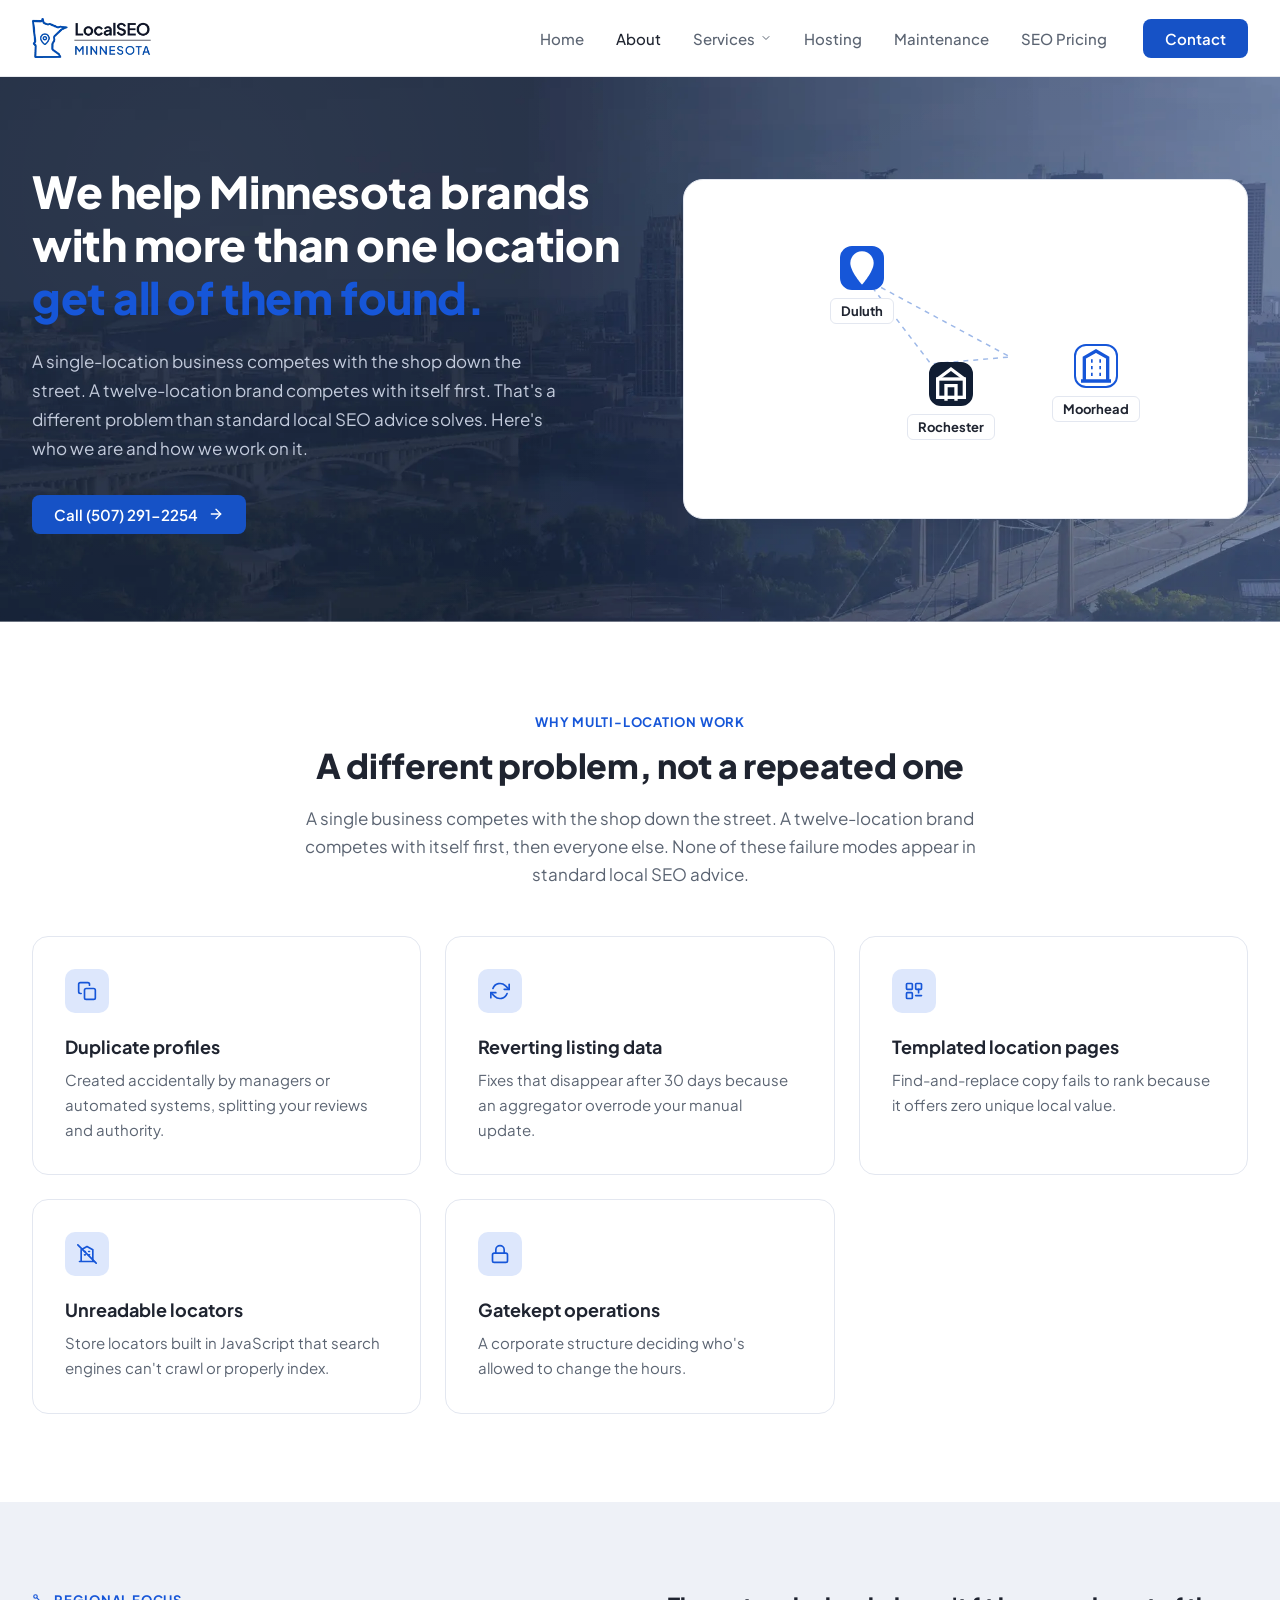
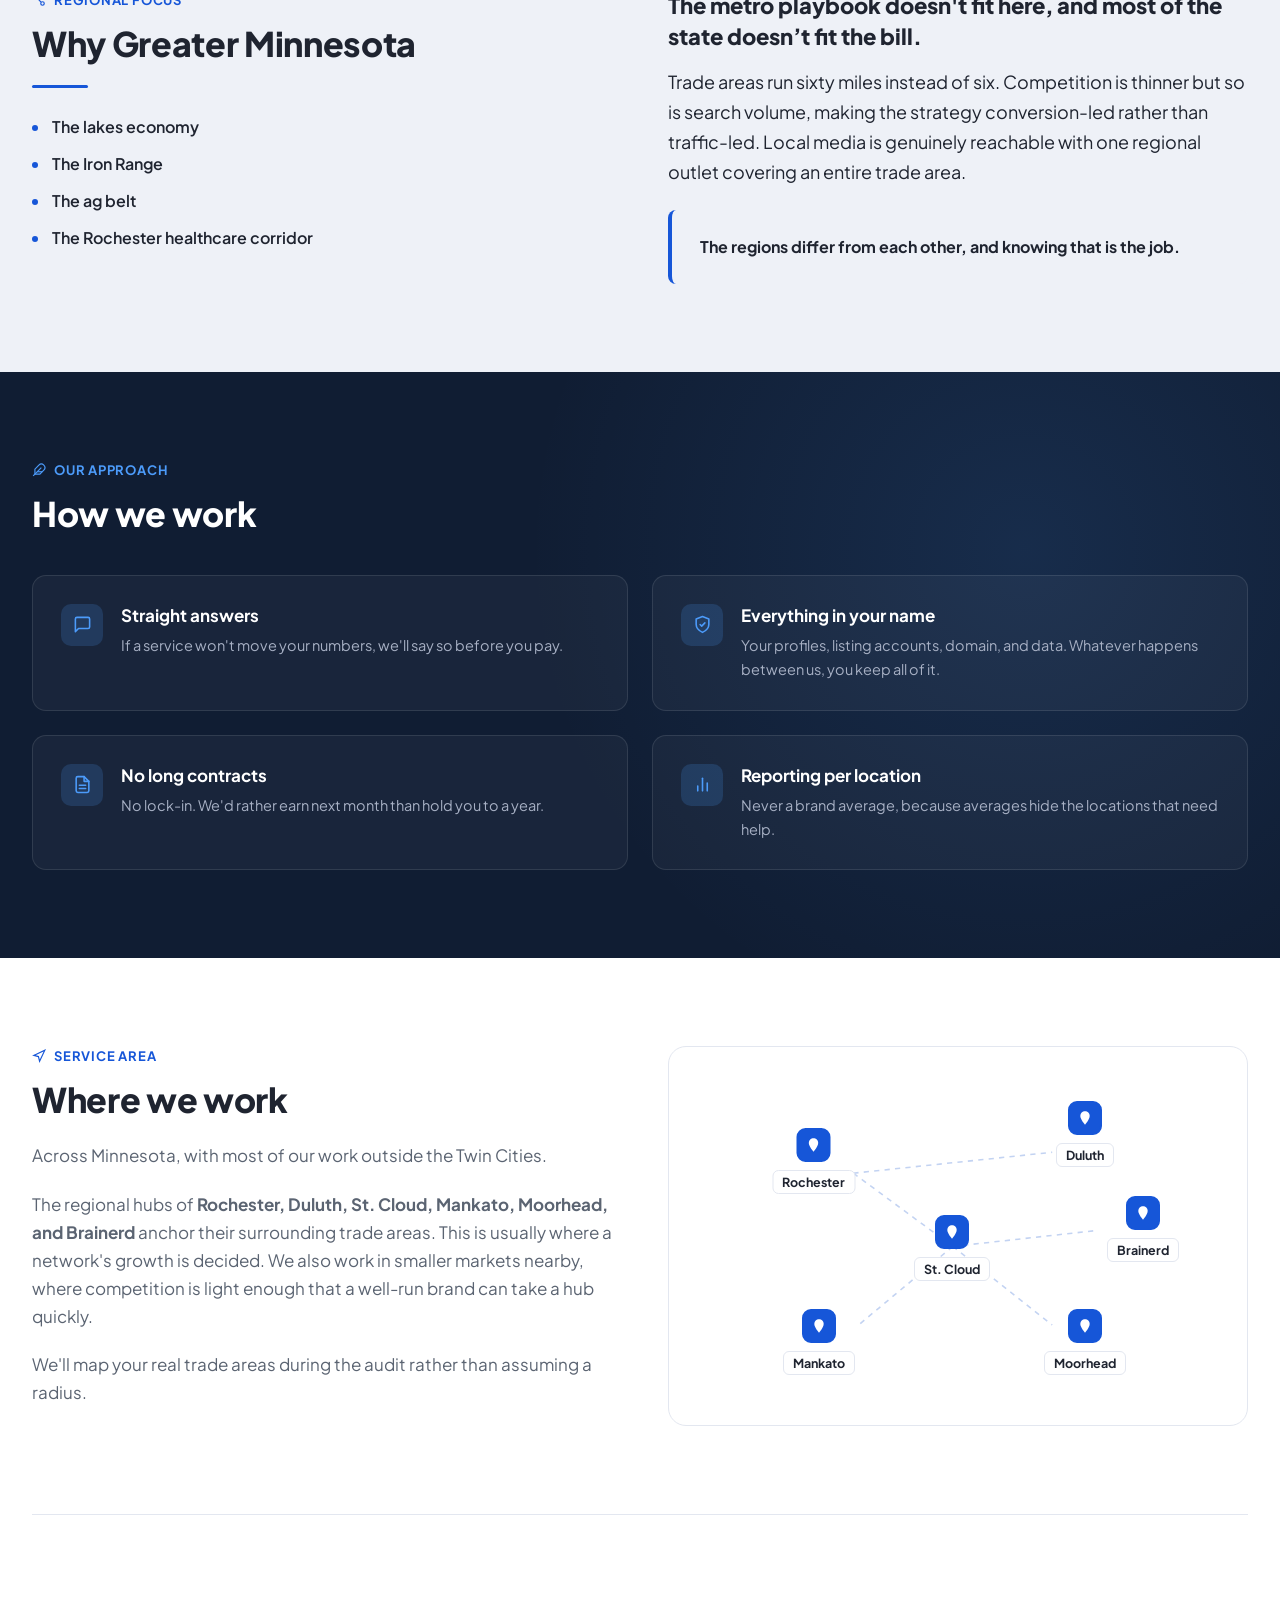
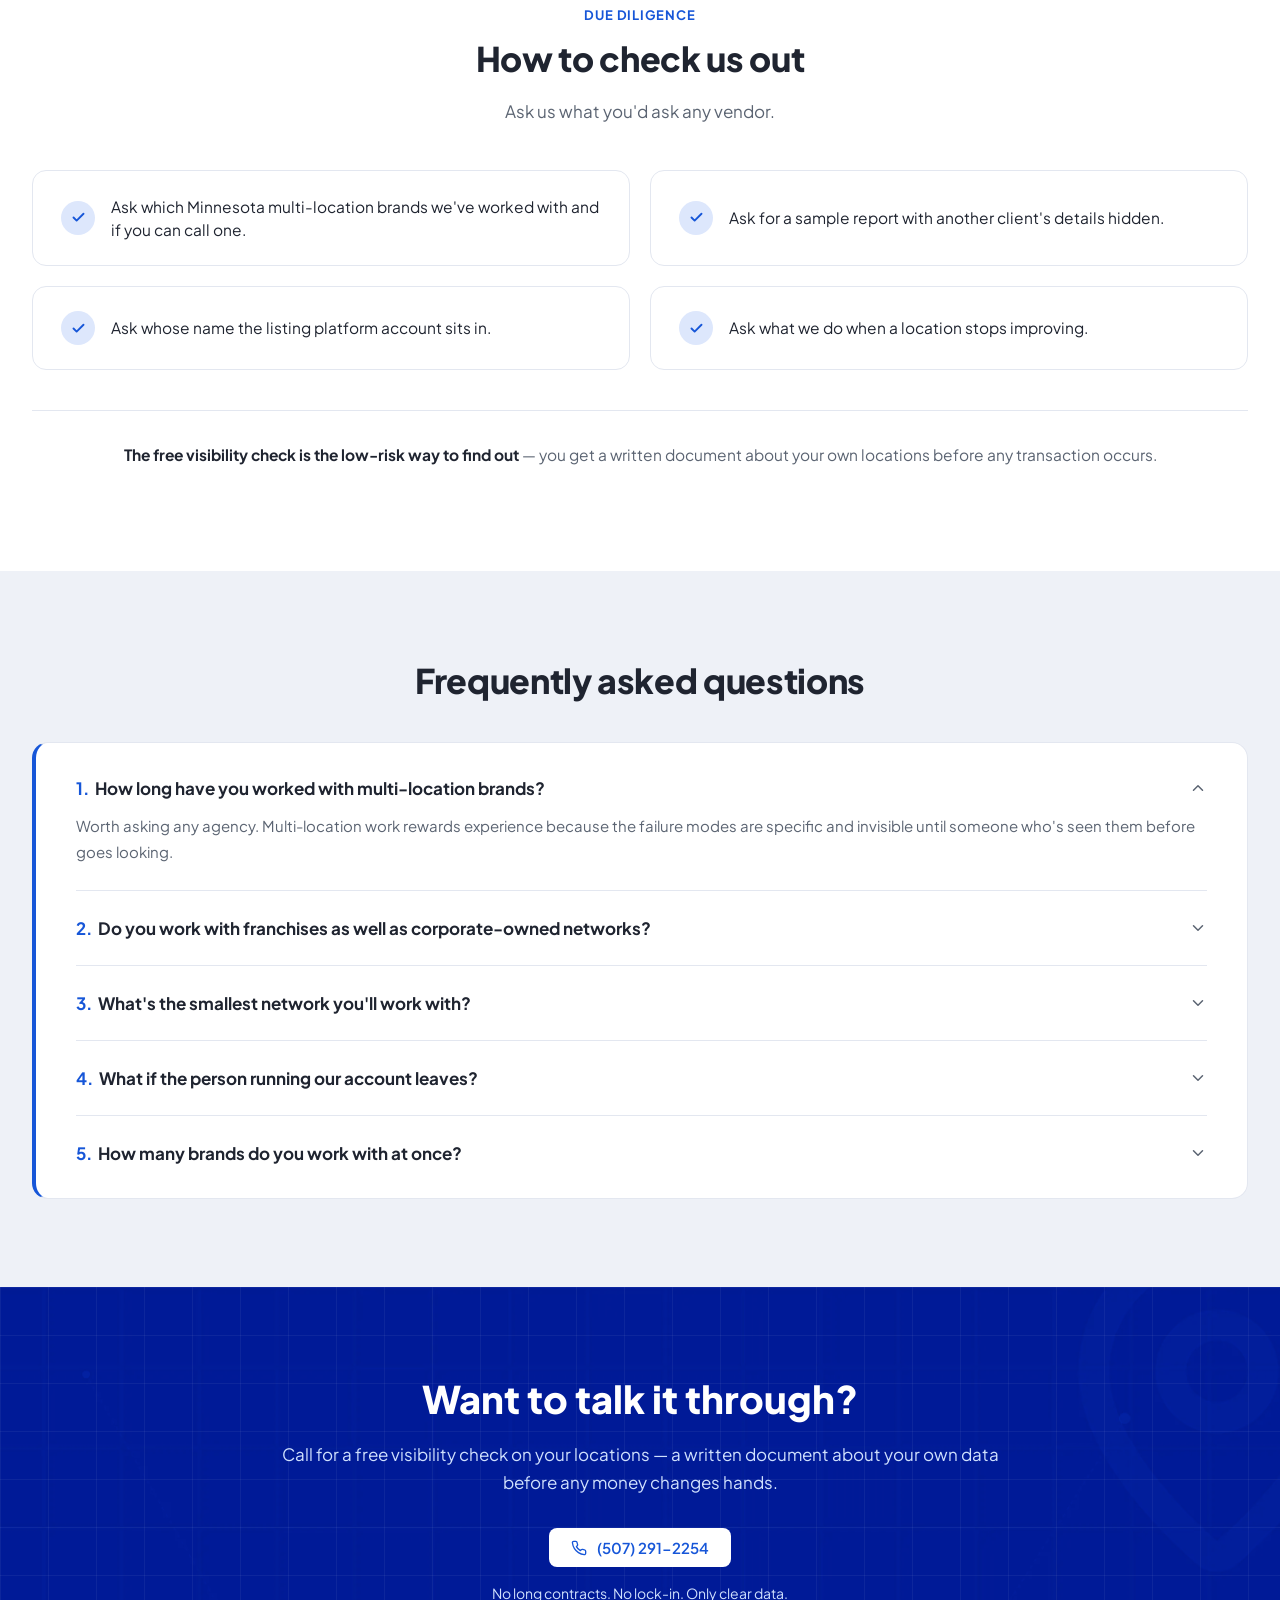
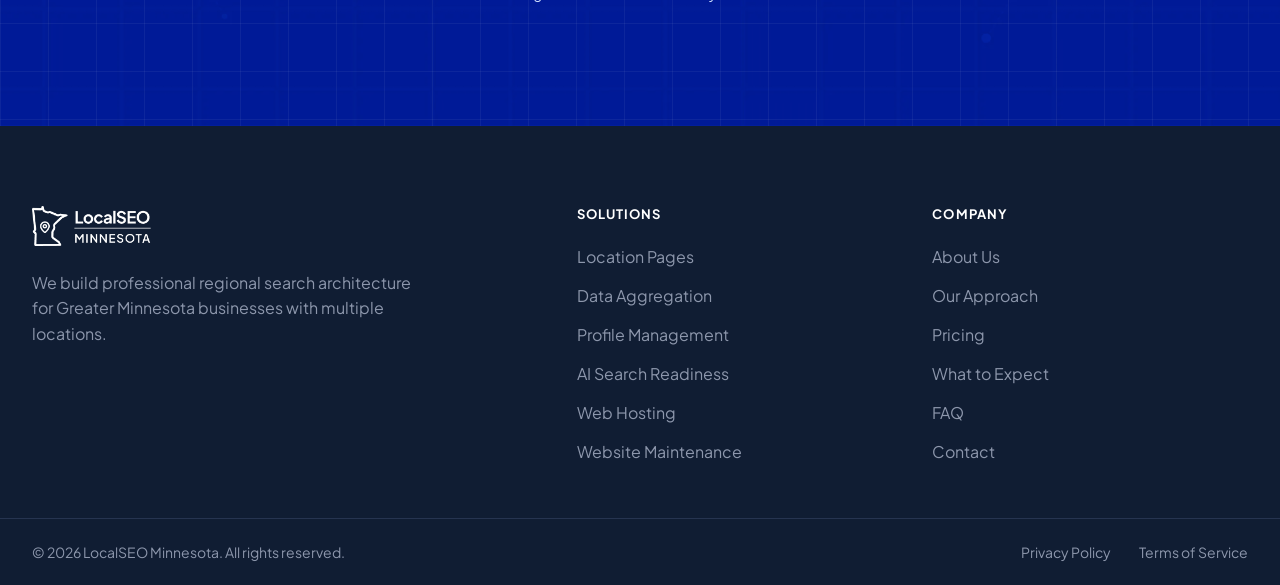
<file: about/index.html>
<!DOCTYPE html>
<html lang="en">
<head>
  <meta charset="UTF-8">
  <meta name="viewport" content="width=device-width, initial-scale=1.0">
  <meta name="robots" content="follow, index, max-snippet:-1, max-video-preview:-1, max-image-preview:large"/>
  <title>About Us | Greater Minnesota Local SEO</title>
  <meta name="description" content="A Minnesota team helping regional and multi-location brands get every location found. Who we
are, how we work, and how to check us out."/>
<link rel="canonical" href="https://localseominnesota.com/about/" />
  <link rel="preconnect" href="https://fonts.googleapis.com">
  <link rel="preconnect" href="https://fonts.gstatic.com" crossorigin>
  <link href="https://fonts.googleapis.com/css2?family=Plus+Jakarta+Sans:wght@400;500;600;700;800&display=swap" rel="stylesheet">
  <link rel="stylesheet" href="/css/style.css">
  <link rel="icon" type="image/png" href="/images/favicon.png">
  <!-- Google tag (gtag.js) -->
<script async src="https://www.googletagmanager.com/gtag/js?id=G-CFV7P1F6RG"></script>
<script>
  window.dataLayer = window.dataLayer || [];
  function gtag(){dataLayer.push(arguments);}
  gtag('js', new Date());

  gtag('config', 'G-CFV7P1F6RG');
</script>
  <script type="application/ld+json">
{
  "@context": "https://schema.org",
  "@type": "FAQPage",
  "mainEntity": [
    {
      "@type": "Question",
      "name": "Why does my website need to be built differently for AI search tools compared to traditional Google search?",
      "acceptedAnswer": {
        "@type": "Answer",
        "text": "Traditional search looked mostly for repeated keywords to show a list of links. AI search tools read full sentences and paragraphs to understand entire topics, then summarize that information. Organizing your site with clear answers and structured business labels makes it easy for AI tools to read, trust, and quote your business."
      }
    },
    {
      "@type": "Question",
      "name": "How can I test whether my website is fast enough without hiring a programmer?",
      "acceptedAnswer": {
        "@type": "Answer",
        "text": "You can use free tools such as Google PageSpeed Insights. Enter your website address to check your score on a scale from 1 to 100 for mobile phones and desktops. If your mobile score is 90 or above and your page loads in under 2.5 seconds, your site is in great shape."
      }
    },
    {
      "@type": "Question",
      "name": "Will using a pre-made website builder like Wix or Squarespace hurt my chances of being recommended by AI?",
      "acceptedAnswer": {
        "@type": "Answer",
        "text": "Simple builders work for very small websites, but they struggle in competitive markets. Their one-size-fits-all code loads slower and limits custom business labels. A custom-built site gives you complete control over speed and labels, making it much easier for AI search engines to find and recommend you."
      }
    },
    {
      "@type": "Question",
      "name": "How often should our company update our website to stay relevant in AI search?",
      "acceptedAnswer": {
        "@type": "Answer",
        "text": "Review and update your website at least once every month or two. AI tools prefer sharing fresh, accurate information. Adding recent project photos, updating seasonal pricing, answering new customer questions, and publishing fresh reviews signals to search engines that your business is active and reliable."
      }
    },
    {
      "@type": "Question",
      "name": "What is the easiest way to make sure AI tools mention our company name in their answers?",
      "acceptedAnswer": {
        "@type": "Answer",
        "text": "The most effective step is to answer common customer questions clearly on your service pages. Use simple section headings that mirror what people actually ask, followed by a direct two-sentence answer. Pairing clear answers with strong online reviews and consistent contact details makes it easy for AI engines to recommend your business."
      }
    }
  ]
}
</script>
</head>
<body>

  <!-- ============================================================
     header.php
     This is the SINGLE source of truth for the site header.
     Edit this file only — every page that includes it will
     update automatically (nav links, logo, contact button, etc.)
     ============================================================ -->
<header class="site-header">
  <div class="site-header__inner">

    <a href="/" class="brand" aria-label="LocalSEO Minnesota — Home">
      <img src="/images/logo.webp" alt="LocalSEO Minnesota" class="brand__logo-img">
    </a>

    <button class="nav-toggle" id="navToggle" aria-label="Toggle navigation menu" aria-expanded="false" aria-controls="primaryNav">
      <span></span>
      <span></span>
      <span></span>
    </button>

    <nav class="primary-nav" id="primaryNav" aria-label="Primary">
      <ul class="primary-nav__list">
        <li><a href="/">Home</a></li>
        <li><a href="/about/" class="is-active">About</a></li>
        <li class="has-submenu">
          <a href="/services/">
            Services
            <img src="data:image/svg+xml;utf8,<svg xmlns='http://www.w3.org/2000/svg' viewBox='0 0 24 24' fill='none' stroke='%235b6472' stroke-width='2' stroke-linecap='round' stroke-linejoin='round' width='12' height='12'><polyline points='6 9 12 15 18 9'/></svg>" alt="" class="submenu-caret" />
          </a>
          <ul class="submenu">
            <li><a href="/website-design/">Website Design</a></li>
          </ul>
        </li>
        <li><a href="/hosting/">Hosting</a></li>
        <li><a href="/maintenance/">Maintenance</a></li>
        <li><a href="/seo-pricing/">SEO Pricing</a></li>
      </ul>
      <a href="/contact/" class="btn btn--primary nav-cta">Contact</a>
    </nav>

  </div>
</header>

  <!-- ============================================================
       HERO
       ============================================================ -->
  <section class="hero hero-light hero-about">
    <div class="hero__inner">
      <div class="hero-copy">
        <h1>We help Minnesota brands with more than one location  <span class="accent-bright">get all of them found.</span></h1>
        <p>A single-location business competes with the shop down the street. A twelve-location brand competes with itself first. That's a different problem than standard local SEO advice solves. Here's who we are and how we work on it.</p>
        <div class="hero__cta">
          <a href="tel:15072912254" class="btn btn--primary btn--arrow">
            Call (507) 291-2254
            <img src="data:image/svg+xml;utf8,<svg xmlns='http://www.w3.org/2000/svg' viewBox='0 0 24 24' fill='none' stroke='%23ffffff' stroke-width='2' stroke-linecap='round' stroke-linejoin='round'><line x1='5' y1='12' x2='19' y2='12'/><polyline points='12 5 19 12 12 19'/></svg>" alt="" class="icon-img" />
          </a>
        </div>
      </div>

      <div class="hero-card">
        <div class="hero-map">
          <img src="data:image/svg+xml;utf8,<svg viewBox='0 0 400 260' xmlns='http://www.w3.org/2000/svg'> <path d='M100 60 L165 145 L245 138 Z' fill='none' stroke='%239db8e8' stroke-width='1.5' stroke-dasharray='5 5'/> </svg>" alt="" class="icon-img" />
          <div class="map-pin" style="top: 10%; left: 22%;">
            <span class="map-pin__icon map-pin__icon--filled">
              <img src="data:image/svg+xml;utf8,<svg viewBox='0 0 24 24' fill='none' xmlns='http://www.w3.org/2000/svg' width='20' height='20'><path d='M12 2C8.13 2 5 5.13 5 9c0 5.25 7 13 7 13s7-7.75 7-13c0-3.87-3.13-7-7-7z' fill='%23ffffff'/><circle cx='12' cy='9' r='2.5' fill='white'/></svg>" alt="" class="icon-img" />
            </span>
            <span class="map-pin__label">Duluth</span>
          </div>
          <div class="map-pin" style="top: 55%; left: 38%;">
            <span class="map-pin__icon map-pin__icon--dark">
              <img src="data:image/svg+xml;utf8,<svg xmlns='http://www.w3.org/2000/svg' viewBox='0 0 24 24' fill='none' stroke='%23ffffff' stroke-width='2' width='18' height='18'><rect x='4' y='9' width='16' height='11'/><path d='M9 22V13h6v9'/><path d='M4 9l8-6 8 6'/></svg>" alt="" class="icon-img" />
            </span>
            <span class="map-pin__label">Rochester</span>
          </div>
          <div class="map-pin" style="top: 48%; left: 68%;">
            <span class="map-pin__icon">
              <img src="data:image/svg+xml;utf8,<svg xmlns='http://www.w3.org/2000/svg' viewBox='0 0 24 24' fill='none' stroke='%231656d8' stroke-width='2' width='18' height='18'><path d='M3 21h18M5 21V7l7-4 7 4v14M9 9h1M14 9h1M9 13h1M14 13h1M9 17h1M14 17h1'/></svg>" alt="" class="icon-img" />
            </span>
            <span class="map-pin__label">Moorhead</span>
          </div>
        </div>
      </div>
    </div>
  </section>

  <!-- ============================================================
       WHY MULTI-LOCATION WORK
       ============================================================ -->
  <section class="section section--white">
    <div class="section__inner text-center">
      <span class="eyebrow">Why Multi-Location Work</span>
      <h2 class="section-heading">A different problem, not a repeated one</h2>
      <p class="section-sub mx-auto">A single business competes with the shop down the street. A twelve-location brand competes with itself first, then everyone else. None of these failure modes appear in standard local SEO advice.</p>

      <div class="solutions-grid text-left" style="margin-top:48px;">
        <div class="solution-card">
          <span class="solution-card__icon">
            <img src="data:image/svg+xml;utf8,<svg xmlns='http://www.w3.org/2000/svg' viewBox='0 0 24 24' fill='none' stroke='%231656d8' stroke-width='2' stroke-linecap='round' stroke-linejoin='round'><rect x='9' y='9' width='13' height='13' rx='2'/><path d='M5 15H4a2 2 0 0 1-2-2V4a2 2 0 0 1 2-2h9a2 2 0 0 1 2 2v1'/></svg>" alt="" class="icon-img" />
          </span>
          <h3>Duplicate profiles</h3>
          <p>Created accidentally by managers or automated systems, splitting your reviews and authority.</p>
        </div>

        <div class="solution-card">
          <span class="solution-card__icon">
            <img src="data:image/svg+xml;utf8,<svg xmlns='http://www.w3.org/2000/svg' viewBox='0 0 24 24' fill='none' stroke='%231656d8' stroke-width='2' stroke-linecap='round' stroke-linejoin='round'><polyline points='23 4 23 10 17 10'/><polyline points='1 20 1 14 7 14'/><path d='M3.51 9a9 9 0 0 1 14.85-3.36L23 10M1 14l4.64 4.36A9 9 0 0 0 20.49 15'/></svg>" alt="" class="icon-img" />
          </span>
          <h3>Reverting listing data</h3>
          <p>Fixes that disappear after 30 days because an aggregator overrode your manual update.</p>
        </div>

        <div class="solution-card">
          <span class="solution-card__icon">
            <img src="data:image/svg+xml;utf8,<svg xmlns='http://www.w3.org/2000/svg' viewBox='0 0 24 24' fill='none' stroke='%231656d8' stroke-width='2' stroke-linecap='round' stroke-linejoin='round'><rect x='3' y='3' width='7' height='7' rx='1'/><rect x='14' y='3' width='7' height='7' rx='1'/><rect x='3' y='14' width='7' height='7' rx='1'/><line x1='17.5' y1='10' x2='17.5' y2='14'/><line x1='14' y1='17.5' x2='21' y2='17.5'/></svg>" alt="" class="icon-img" />
          </span>
          <h3>Templated location pages</h3>
          <p>Find-and-replace copy fails to rank because it offers zero unique local value.</p>
        </div>

        <div class="solution-card">
          <span class="solution-card__icon">
            <img src="data:image/svg+xml;utf8,<svg xmlns='http://www.w3.org/2000/svg' viewBox='0 0 24 24' fill='none' stroke='%231656d8' stroke-width='2' stroke-linecap='round' stroke-linejoin='round'><path d='M3 21h18M5 21V7l7-4 7 4v14M9 9h1M14 9h1M9 13h1M14 13h1'/><line x1='1' y1='1' x2='23' y2='23'/></svg>" alt="" class="icon-img" />
          </span>
          <h3>Unreadable locators</h3>
          <p>Store locators built in JavaScript that search engines can't crawl or properly index.</p>
        </div>

        <div class="solution-card">
          <span class="solution-card__icon">
            <img src="data:image/svg+xml;utf8,<svg xmlns='http://www.w3.org/2000/svg' viewBox='0 0 24 24' fill='none' stroke='%231656d8' stroke-width='2' stroke-linecap='round' stroke-linejoin='round'><rect x='3' y='11' width='18' height='11' rx='2'/><path d='M7 11V7a5 5 0 0 1 10 0v4'/></svg>" alt="" class="icon-img" />
          </span>
          <h3>Gatekept operations</h3>
          <p>A corporate structure deciding who's allowed to change the hours. </p>
        </div>
      </div>
    </div>
  </section>

  <!-- ============================================================
       WHY GREATER MINNESOTA
       ============================================================ -->
  <section class="section section--soft">
    <div class="section__inner split">
      <div class="split-left">
        <span class="eyebrow">
          <img src="data:image/svg+xml;utf8,<svg xmlns='http://www.w3.org/2000/svg' viewBox='0 0 24 24' fill='none' stroke='%231656d8' stroke-width='2' width='14' height='14'><circle cx='6' cy='6' r='3'/><circle cx='18' cy='18' r='3'/><path d='M8.5 8.5l7 7'/></svg>" alt="" class="icon-img" />
          Regional Focus
        </span>
        <h2 class="section-heading" style="margin-bottom:0;">Why Greater Minnesota</h2>
        <div class="heading-bar"></div>
        <ul class="bullet-list">
          <li>The lakes economy</li>
          <li>The Iron Range</li>
          <li>The ag belt</li>
          <li>The Rochester healthcare corridor</li>
        </ul>
      </div>

      <div class="split-right">
        <h3 style="font-size:22px; font-weight:800; margin:0 0 16px; line-height:1.4;">The metro playbook doesn't fit here, and most of the state doesn’t fit the bill.</h3>
        <p>Trade areas run sixty miles instead of six. Competition is thinner but so is search volume, making the strategy conversion-led rather than traffic-led. Local media is genuinely reachable with one regional outlet covering an entire trade area.</p>
        <div class="quote-box">
          <p>The regions differ from each other, and knowing that is the job.</p>
        </div>
      </div>
    </div>
  </section>

  <!-- ============================================================
       HOW WE WORK
       ============================================================ -->
  <section class="section section--dark">
    <div class="section__inner">
      <span class="eyebrow eyebrow--light">
        <img src="data:image/svg+xml;utf8,<svg xmlns='http://www.w3.org/2000/svg' viewBox='0 0 24 24' fill='none' stroke='%234c9bfa' stroke-width='2' width='14' height='14'><path d='M20.24 12.24a6 6 0 0 0-8.49-8.49L5 10.5V19h8.5z'/><line x1='16' y1='8' x2='2' y2='22'/><line x1='17.5' y1='15' x2='9' y2='15'/></svg>" alt="" class="icon-img" />
        Our Approach
      </span>
      <h2 class="section-heading section-heading--light">How we work</h2>

      <div class="mn-grid" style="margin-top:40px;">
        <div class="mn-card">
          <span class="mn-card__icon">
            <img src="data:image/svg+xml;utf8,<svg xmlns='http://www.w3.org/2000/svg' viewBox='0 0 24 24' fill='none' stroke='%234c9bfa' stroke-width='2' stroke-linecap='round' stroke-linejoin='round'><path d='M21 15a2 2 0 0 1-2 2H7l-4 4V5a2 2 0 0 1 2-2h14a2 2 0 0 1 2 2z'/></svg>" alt="" class="icon-img" />
          </span>
          <div>
            <h3>Straight answers</h3>
            <p>If a service won't move your numbers, we'll say so before you pay.</p>
          </div>
        </div>

        <div class="mn-card">
          <span class="mn-card__icon">
            <img src="data:image/svg+xml;utf8,<svg xmlns='http://www.w3.org/2000/svg' viewBox='0 0 24 24' fill='none' stroke='%234c9bfa' stroke-width='2' stroke-linecap='round' stroke-linejoin='round'><path d='M12 22s8-4 8-10V5l-8-3-8 3v7c0 6 8 10 8 10z'/><polyline points='9 12 11 14 15 10'/></svg>" alt="" class="icon-img" />
          </span>
          <div>
            <h3>Everything in your name</h3>
            <p>Your profiles, listing accounts, domain, and data. Whatever happens between us, you keep all of it.</p>
          </div>
        </div>

        <div class="mn-card">
          <span class="mn-card__icon">
            <img src="data:image/svg+xml;utf8,<svg xmlns='http://www.w3.org/2000/svg' viewBox='0 0 24 24' fill='none' stroke='%234c9bfa' stroke-width='2' stroke-linecap='round' stroke-linejoin='round'><path d='M14 2H6a2 2 0 0 0-2 2v16a2 2 0 0 0 2 2h12a2 2 0 0 0 2-2V8z'/><polyline points='14 2 14 8 20 8'/><line x1='16' y1='13' x2='8' y2='13'/><line x1='16' y1='17' x2='8' y2='17'/></svg>" alt="" class="icon-img" />
          </span>
          <div>
            <h3>No long contracts</h3>
            <p>No lock-in. We'd rather earn next month than hold you to a year.</p>
          </div>
        </div>

        <div class="mn-card">
          <span class="mn-card__icon">
            <img src="data:image/svg+xml;utf8,<svg xmlns='http://www.w3.org/2000/svg' viewBox='0 0 24 24' fill='none' stroke='%234c9bfa' stroke-width='2' stroke-linecap='round' stroke-linejoin='round'><line x1='18' y1='20' x2='18' y2='10'/><line x1='12' y1='20' x2='12' y2='4'/><line x1='6' y1='20' x2='6' y2='14'/></svg>" alt="" class="icon-img" />
          </span>
          <div>
            <h3>Reporting per location</h3>
            <p>Never a brand average, because averages hide the locations that need help.</p>
          </div>
        </div>
      </div>
    </div>
  </section>

  <!-- ============================================================
       WHERE WE WORK
       ============================================================ -->
  <section class="section section--white">
    <div class="section__inner split">
      <div class="split-left">
        <span class="eyebrow">
          <img src="data:image/svg+xml;utf8,<svg xmlns='http://www.w3.org/2000/svg' viewBox='0 0 24 24' fill='none' stroke='%231656d8' stroke-width='2' width='14' height='14'><polygon points='3 11 22 2 13 21 11 13 3 11'/></svg>" alt="" class="icon-img" />
          Service Area
        </span>
        <h2 class="section-heading">Where we work</h2>
        <p class="section-sub" style="margin-bottom:20px;">Across Minnesota, with most of our work outside the Twin Cities.</p>
        <p class="section-sub" style="margin-bottom:20px;">The regional hubs of  <strong>Rochester, Duluth, St. Cloud, Mankato, Moorhead, and Brainerd</strong> anchor their surrounding trade areas. This is usually where a network's growth is decided. We also work in smaller markets nearby, where competition is light enough that a well-run brand can take a hub quickly.</p>
        <p class="section-sub">We'll map your real trade areas during the audit rather than assuming a radius.</p>
      </div>

      <div class="split-right">
        <div class="hub-map">
          <img src="data:image/svg+xml;utf8,<svg viewBox='0 0 400 300' xmlns='http://www.w3.org/2000/svg'> <line x1='100' y1='90' x2='290' y2='70' stroke='%23c3d3f2' stroke-width='1.5' stroke-dasharray='5 5'/> <line x1='100' y1='90' x2='195' y2='160' stroke='%23c3d3f2' stroke-width='1.5' stroke-dasharray='5 5'/> <line x1='195' y1='160' x2='330' y2='145' stroke='%23c3d3f2' stroke-width='1.5' stroke-dasharray='5 5'/> <line x1='195' y1='160' x2='105' y2='235' stroke='%23c3d3f2' stroke-width='1.5' stroke-dasharray='5 5'/> <line x1='195' y1='160' x2='290' y2='235' stroke='%23c3d3f2' stroke-width='1.5' stroke-dasharray='5 5'/> </svg>" alt="" class="icon-img" />

          <div class="hub-pin" style="top: 30%; left: 25%;">
            <span class="hub-pin__icon">
              <img src="data:image/svg+xml;utf8,<svg viewBox='0 0 24 24' fill='none' xmlns='http://www.w3.org/2000/svg'><path d='M12 2C8.13 2 5 5.13 5 9c0 5.25 7 13 7 13s7-7.75 7-13c0-3.87-3.13-7-7-7z' fill='%23ffffff'/><circle cx='12' cy='9' r='2.5' fill='white'/></svg>" alt="" class="icon-img" />
            </span>
            <span class="hub-pin__label">Rochester</span>
          </div>

          <div class="hub-pin" style="top: 23%; left: 72%;">
            <span class="hub-pin__icon">
              <img src="data:image/svg+xml;utf8,<svg viewBox='0 0 24 24' fill='none' xmlns='http://www.w3.org/2000/svg'><path d='M12 2C8.13 2 5 5.13 5 9c0 5.25 7 13 7 13s7-7.75 7-13c0-3.87-3.13-7-7-7z' fill='%23ffffff'/><circle cx='12' cy='9' r='2.5' fill='white'/></svg>" alt="" class="icon-img" />
            </span>
            <span class="hub-pin__label">Duluth</span>
          </div>

          <div class="hub-pin" style="top: 53%; left: 49%;">
            <span class="hub-pin__icon">
              <img src="data:image/svg+xml;utf8,<svg viewBox='0 0 24 24' fill='none' xmlns='http://www.w3.org/2000/svg'><path d='M12 2C8.13 2 5 5.13 5 9c0 5.25 7 13 7 13s7-7.75 7-13c0-3.87-3.13-7-7-7z' fill='%23ffffff'/><circle cx='12' cy='9' r='2.5' fill='white'/></svg>" alt="" class="icon-img" />
            </span>
            <span class="hub-pin__label">St. Cloud</span>
          </div>

          <div class="hub-pin" style="top: 48%; left: 82%;">
            <span class="hub-pin__icon">
              <img src="data:image/svg+xml;utf8,<svg viewBox='0 0 24 24' fill='none' xmlns='http://www.w3.org/2000/svg'><path d='M12 2C8.13 2 5 5.13 5 9c0 5.25 7 13 7 13s7-7.75 7-13c0-3.87-3.13-7-7-7z' fill='%23ffffff'/><circle cx='12' cy='9' r='2.5' fill='white'/></svg>" alt="" class="icon-img" />
            </span>
            <span class="hub-pin__label">Brainerd</span>
          </div>

          <div class="hub-pin" style="top: 78%; left: 26%;">
            <span class="hub-pin__icon">
              <img src="data:image/svg+xml;utf8,<svg viewBox='0 0 24 24' fill='none' xmlns='http://www.w3.org/2000/svg'><path d='M12 2C8.13 2 5 5.13 5 9c0 5.25 7 13 7 13s7-7.75 7-13c0-3.87-3.13-7-7-7z' fill='%23ffffff'/><circle cx='12' cy='9' r='2.5' fill='white'/></svg>" alt="" class="icon-img" />
            </span>
            <span class="hub-pin__label">Mankato</span>
          </div>

          <div class="hub-pin" style="top: 78%; left: 72%;">
            <span class="hub-pin__icon">
              <img src="data:image/svg+xml;utf8,<svg viewBox='0 0 24 24' fill='none' xmlns='http://www.w3.org/2000/svg'><path d='M12 2C8.13 2 5 5.13 5 9c0 5.25 7 13 7 13s7-7.75 7-13c0-3.87-3.13-7-7-7z' fill='%23ffffff'/><circle cx='12' cy='9' r='2.5' fill='white'/></svg>" alt="" class="icon-img" />
            </span>
            <span class="hub-pin__label">Moorhead</span>
          </div>
        </div>
      </div>
    </div>
  </section>

  <!-- ============================================================
       DUE DILIGENCE
       ============================================================ -->
  <section class="section section--white" style="padding-top:0;">
    <div class="section__inner text-center" style="border-top:1px solid var(--color-card-border); padding-top:88px;">
      <span class="eyebrow">Due Diligence</span>
      <h2 class="section-heading">How to check us out</h2>
      <p class="section-sub mx-auto">Ask us what you'd ask any vendor.</p>

      <div class="check-grid text-left">
        <div class="check-card">
          <span class="check-card__icon">
            <img src="data:image/svg+xml;utf8,<svg xmlns='http://www.w3.org/2000/svg' viewBox='0 0 24 24' fill='none' stroke='%231656d8' stroke-width='3' stroke-linecap='round' stroke-linejoin='round'><polyline points='20 6 9 17 4 12'/></svg>" alt="" class="icon-img" />
          </span>
          <p>Ask which Minnesota multi-location brands we've worked with and if you can call one.</p>
        </div>

        <div class="check-card">
          <span class="check-card__icon">
            <img src="data:image/svg+xml;utf8,<svg xmlns='http://www.w3.org/2000/svg' viewBox='0 0 24 24' fill='none' stroke='%231656d8' stroke-width='3' stroke-linecap='round' stroke-linejoin='round'><polyline points='20 6 9 17 4 12'/></svg>" alt="" class="icon-img" />
          </span>
          <p>Ask for a sample report with another client's details hidden.</p>
        </div>

        <div class="check-card">
          <span class="check-card__icon">
            <img src="data:image/svg+xml;utf8,<svg xmlns='http://www.w3.org/2000/svg' viewBox='0 0 24 24' fill='none' stroke='%231656d8' stroke-width='3' stroke-linecap='round' stroke-linejoin='round'><polyline points='20 6 9 17 4 12'/></svg>" alt="" class="icon-img" />
          </span>
          <p>Ask whose name the listing platform account sits in.</p>
        </div>

        <div class="check-card">
          <span class="check-card__icon">
            <img src="data:image/svg+xml;utf8,<svg xmlns='http://www.w3.org/2000/svg' viewBox='0 0 24 24' fill='none' stroke='%231656d8' stroke-width='3' stroke-linecap='round' stroke-linejoin='round'><polyline points='20 6 9 17 4 12'/></svg>" alt="" class="icon-img" />
          </span>
          <p>Ask what we do when a location stops improving.</p>
        </div>
      </div>

      <p class="check-note"><strong>The free visibility check is the low-risk way to find out</strong> — you get a written document about your own locations before any transaction occurs.</p>
    </div>
  </section>

  <!-- ============================================================
       FAQ
       ============================================================ -->
  <section class="section section--soft">
    <div class="section__inner text-center">
      <h2 class="section-heading">Frequently asked questions</h2>

      <div class="faq-list text-left" id="faqList">
        <div class="faq-item is-open">
          <button class="faq-item__question" type="button">
            <h3><span class="faq-num">1.</span>How long have you worked with multi-location brands?</h3>
            <img src="data:image/svg+xml;utf8,<svg xmlns='http://www.w3.org/2000/svg' viewBox='0 0 24 24' fill='none' stroke='%235b6472' stroke-width='2' stroke-linecap='round' stroke-linejoin='round'><polyline points='6 9 12 15 18 9'/></svg>" alt="" class="icon-img" />
          </button>
          <div class="faq-item__answer">
            <p>Worth asking any agency. Multi-location work rewards experience because the failure modes are specific and invisible until someone who's seen them before goes looking.</p>
          </div>
        </div>

        <div class="faq-item">
          <button class="faq-item__question" type="button">
            <h3><span class="faq-num">2.</span>Do you work with franchises as well as corporate-owned networks?</h3>
            <img src="data:image/svg+xml;utf8,<svg xmlns='http://www.w3.org/2000/svg' viewBox='0 0 24 24' fill='none' stroke='%235b6472' stroke-width='2' stroke-linecap='round' stroke-linejoin='round'><polyline points='6 9 12 15 18 9'/></svg>" alt="" class="icon-img" />
          </button>
          <div class="faq-item__answer">
            <p>Both. They're different jobs. Corporate-owned networks are a systems problem with permissions, data governance, consistency at scale. Franchise networks are a governance problem first: who owns the profile, what the franchise agreement permits, and how to stop franchisees building sites that compete with the brand. We'll map that before providing a recommendation.</p>
          </div>
        </div>

        <div class="faq-item">
          <button class="faq-item__question" type="button">
            <h3><span class="faq-num">3.</span>What's the smallest network you'll work with?</h3>
            <img src="data:image/svg+xml;utf8,<svg xmlns='http://www.w3.org/2000/svg' viewBox='0 0 24 24' fill='none' stroke='%235b6472' stroke-width='2' stroke-linecap='round' stroke-linejoin='round'><polyline points='6 9 12 15 18 9'/></svg>" alt="" class="icon-img" />
          </button>
          <div class="faq-item__answer">
            <p>Two locations is enough to have the problem, so it's enough for us to help. Below five locations you may not need us long-term. We'll often recommend a one-time cleanup and audit, then leave you with a maintainable setup as opposed to a monthly fee.</p>
          </div>
        </div>

        <div class="faq-item">
          <button class="faq-item__question" type="button">
            <h3><span class="faq-num">4.</span>What if the person running our account leaves?</h3>
            <img src="data:image/svg+xml;utf8,<svg xmlns='http://www.w3.org/2000/svg' viewBox='0 0 24 24' fill='none' stroke='%235b6472' stroke-width='2' stroke-linecap='round' stroke-linejoin='round'><polyline points='6 9 12 15 18 9'/></svg>" alt="" class="icon-img" />
          </button>
          <div class="faq-item__answer">
            <p>What should survive is documentation that includes a written scope, the canonical data record for every location, an access register, and reporting history a colleague can pick up. The canonical record matters most.</p>
          </div>
        </div>

        <div class="faq-item">
          <button class="faq-item__question" type="button">
            <h3><span class="faq-num">5.</span>How many brands do you work with at once?</h3>
            <img src="data:image/svg+xml;utf8,<svg xmlns='http://www.w3.org/2000/svg' viewBox='0 0 24 24' fill='none' stroke='%235b6472' stroke-width='2' stroke-linecap='round' stroke-linejoin='round'><polyline points='6 9 12 15 18 9'/></svg>" alt="" class="icon-img" />
          </button>
          <div class="faq-item__answer">
            <p>Multi-location work is attention-heavy, and a firm carrying more networks than it can hold starts producing the templated output you hired it to avoid.</p>
          </div>
        </div>
      </div>
    </div>
  </section>

  <!-- ============================================================
       FINAL CTA
       ============================================================ -->
  <section class="section final-cta final-cta--photo">
    <div class="section__inner final-cta__inner">
      <h2>Want to talk it through?</h2>
      <p>Call for a free visibility check on your locations — a written document about your own data before any money changes hands.</p>
      <a href="tel:15072912254" class="btn btn--white">
        <img src="data:image/svg+xml;utf8,<svg xmlns='http://www.w3.org/2000/svg' viewBox='0 0 24 24' fill='none' stroke='%231656d8' stroke-width='2' stroke-linecap='round' stroke-linejoin='round'><path d='M22 16.92v3a2 2 0 0 1-2.18 2 19.79 19.79 0 0 1-8.63-3.07 19.5 19.5 0 0 1-6-6 19.79 19.79 0 0 1-3.07-8.67A2 2 0 0 1 4.11 2h3a2 2 0 0 1 2 1.72c.127.96.361 1.903.7 2.81a2 2 0 0 1-.45 2.11L8.09 9.91a16 16 0 0 0 6 6l1.27-1.27a2 2 0 0 1 2.11-.45c.907.339 1.85.573 2.81.7A2 2 0 0 1 22 16.92z'/></svg>" alt="" class="icon-img" />
        (507) 291-2254
      </a>
      <p class="final-cta__note">No long contracts. No lock-in. Only clear data.</p>
    </div>
  </section>

  <!-- ============================================================
     footer.php — single source of truth for the site footer.
     Edit this file only — every page that includes it updates
     automatically (link columns, tagline, copyright, etc.)
     ============================================================ -->
<footer class="site-footer">
  <div class="site-footer__top">

    <div class="footer-brand">
      <a href="/" class="brand brand--light" aria-label="LocalSEO Minnesota — Home">
        <img src="/images/logo.webp" alt="LocalSEO Minnesota" class="brand__logo-img brand__logo-img--light">
      </a>
      <p class="footer-tagline">We build professional regional search architecture for Greater Minnesota businesses with multiple locations.</p>
    </div>

    <nav class="footer-col" aria-label="Solutions">
      <h3 class="footer-col__title">Solutions</h3>
      <ul>
        <li><a href="#">Location Pages</a></li>
        <li><a href="#">Data Aggregation</a></li>
        <li><a href="#">Profile Management</a></li>
        <li><a href="#">AI Search Readiness</a></li>
        <li><a href="https://localseominnesota.com/hosting/">Web Hosting</a></li>
        <li><a href="https://localseominnesota.com/maintenance/">Website Maintenance</a></li>
      </ul>
    </nav>

    <nav class="footer-col" aria-label="Company">
      <h3 class="footer-col__title">Company</h3>
      <ul>
        <li><a href="https://localseominnesota.com/about/">About Us</a></li>
        <li><a href="#">Our Approach</a></li>
        <li><a href="https://localseominnesota.com/seo-pricing/">Pricing</a></li>
        <li><a href="#">What to Expect</a></li>
        <li><a href="#">FAQ</a></li>
        <li><a href="https://localseominnesota.com/contact/">Contact</a></li>
      </ul>
    </nav>

  </div>

  <div class="site-footer__bottom">
    <p>&copy; 2026 LocalSEO Minnesota. All rights reserved.</p>
    <div class="footer-legal">
      <a href="#">Privacy Policy</a>
      <a href="#">Terms of Service</a>
    </div>
  </div>
</footer>

<script src="/js/script.js"></script>

  <script>
    document.addEventListener('DOMContentLoaded', function () {
      document.querySelectorAll('.faq-item__question').forEach(function (btn) {
        btn.addEventListener('click', function () {
          var item = btn.closest('.faq-item');
          var wasOpen = item.classList.contains('is-open');
          item.parentElement.querySelectorAll('.faq-item').forEach(function (el) {
            el.classList.remove('is-open');
          });
          if (!wasOpen) item.classList.add('is-open');
        });
      });
    });
  </script>

</body>
</html>
</file>
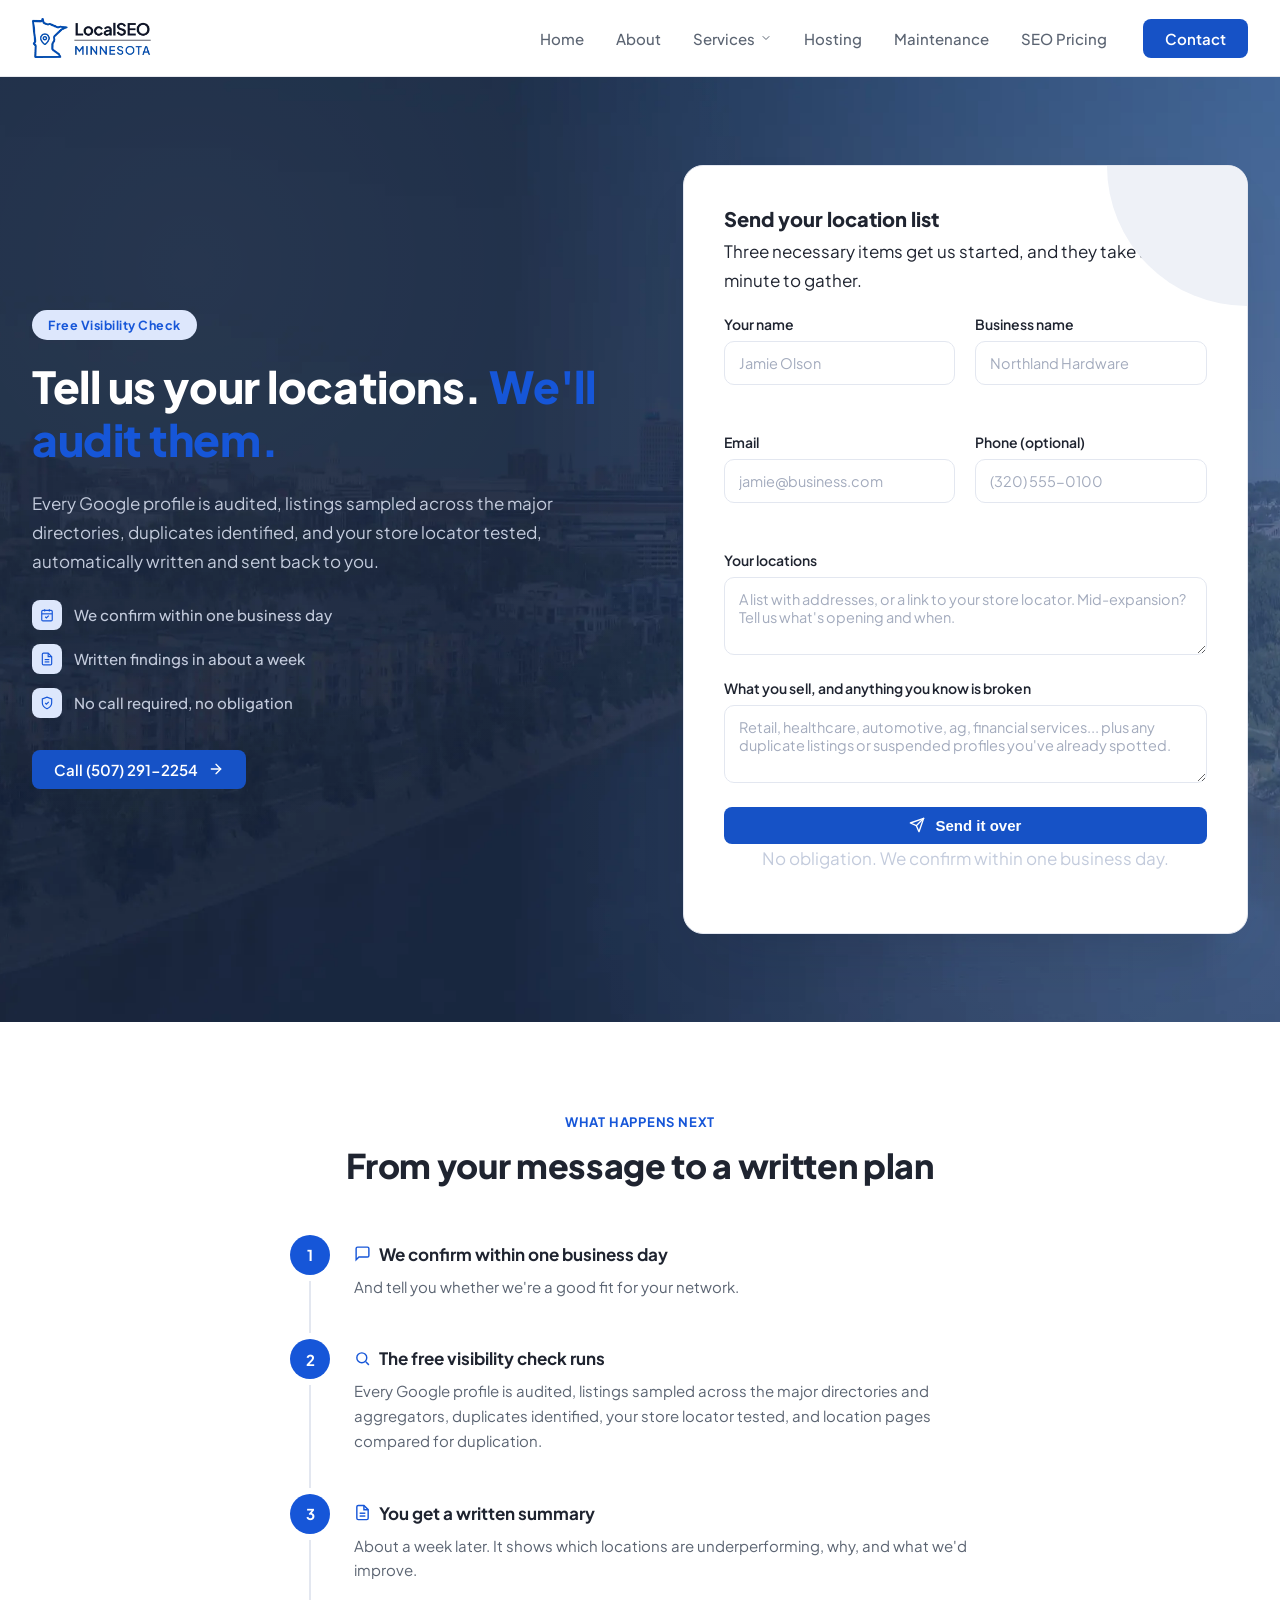
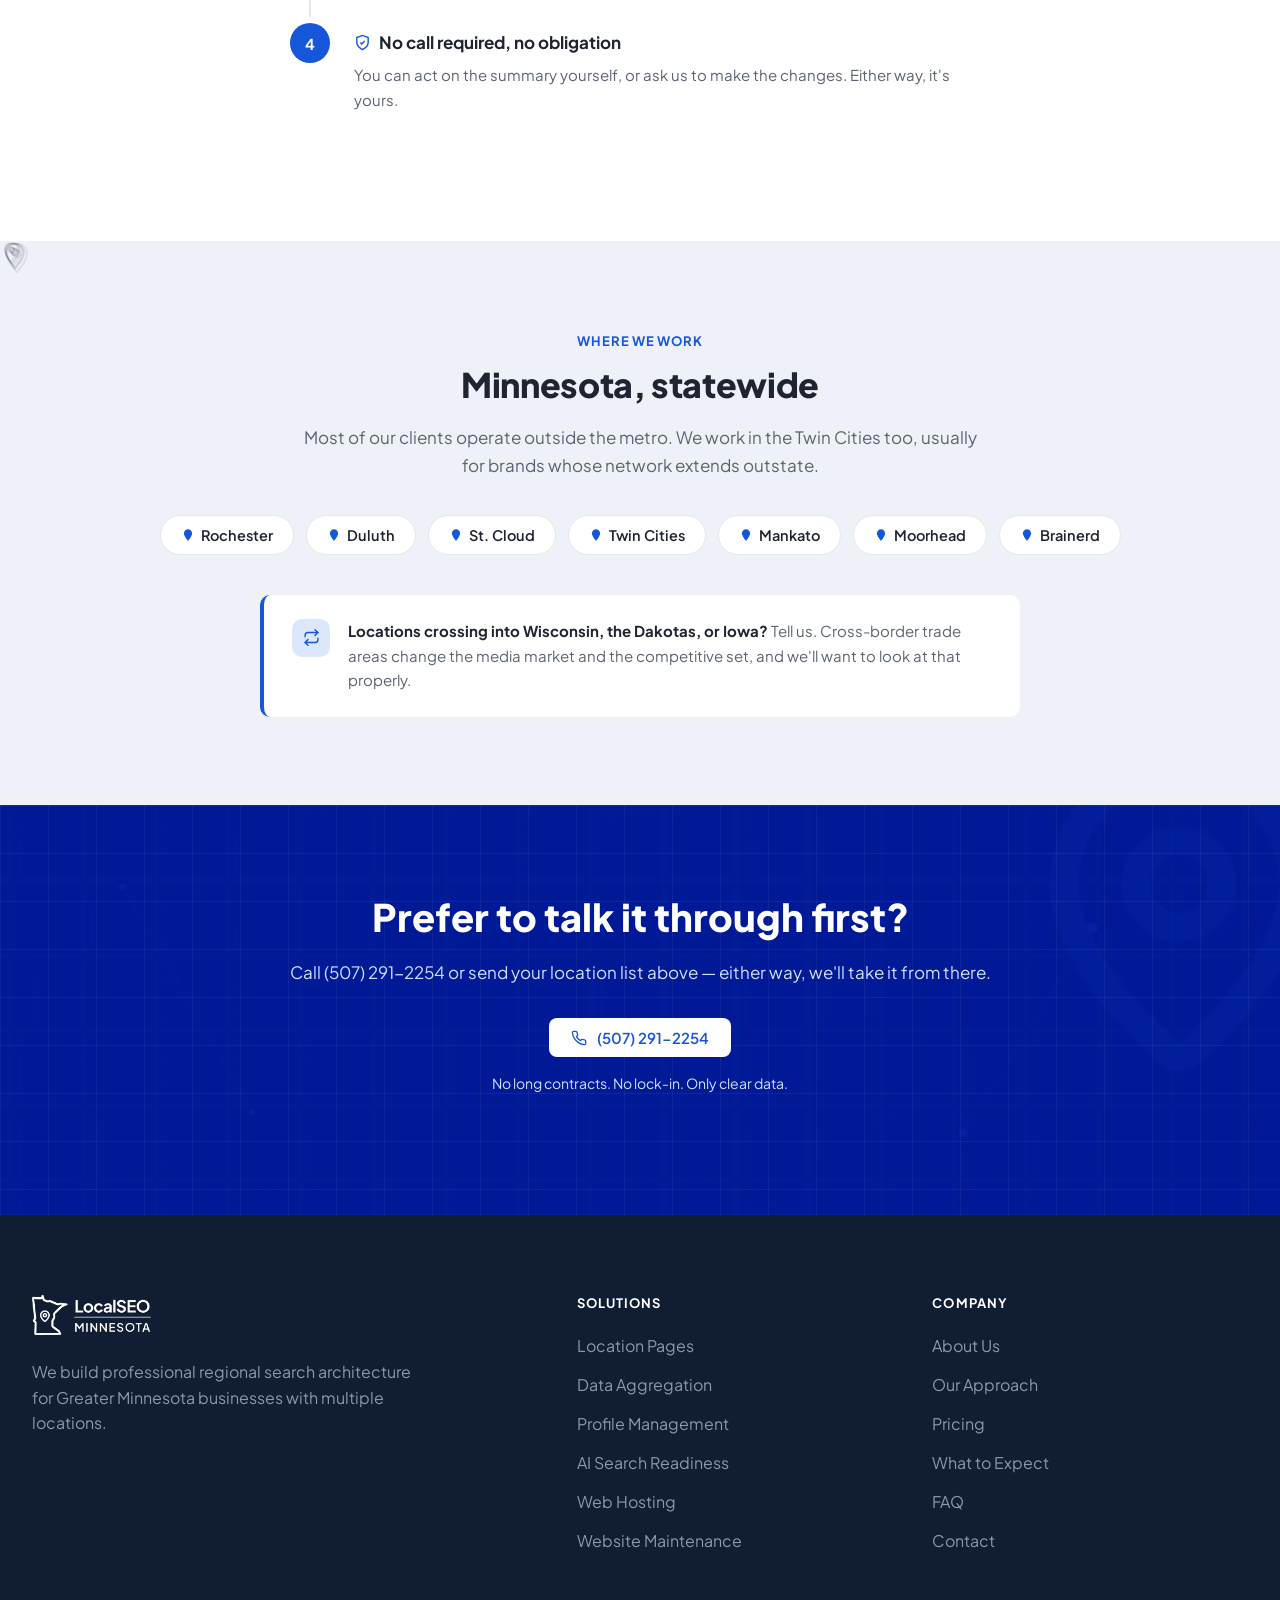
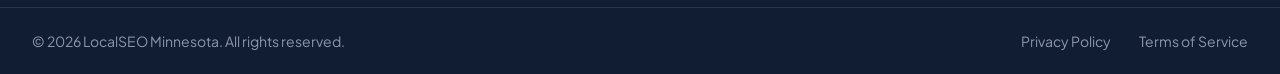
<file: contact/index.html>
<!DOCTYPE html>
<html lang="en">
<head>
  <meta charset="UTF-8">
  <meta name="viewport" content="width=device-width, initial-scale=1.0">
  <meta name="robots" content="follow, index, max-snippet:-1, max-video-preview:-1, max-image-preview:large"/>
  <title>Contact | Free Multi-Location Visibility Check</title>
  <meta name="description" content="Tell us your locations and we&#39;ll audit them. Written findings in about a week, no obligation. Call
(612) 590-8080."/>
<link rel="canonical" href="https://localseominnesota.com/contact/" />
  <link rel="preconnect" href="https://fonts.googleapis.com">
  <link rel="preconnect" href="https://fonts.gstatic.com" crossorigin>
  <link href="https://fonts.googleapis.com/css2?family=Plus+Jakarta+Sans:wght@400;500;600;700;800&display=swap" rel="stylesheet">
  <link rel="stylesheet" href="/css/style.css">
  <link rel="icon" type="image/png" href="/images/favicon.png">
  <!-- Google tag (gtag.js) -->
<script async src="https://www.googletagmanager.com/gtag/js?id=G-CFV7P1F6RG"></script>
<script>
  window.dataLayer = window.dataLayer || [];
  function gtag(){dataLayer.push(arguments);}
  gtag('js', new Date());

  gtag('config', 'G-CFV7P1F6RG');
</script>
</head>
<body>

  <!-- ============================================================
     header.php
     This is the SINGLE source of truth for the site header.
     Edit this file only — every page that includes it will
     update automatically (nav links, logo, contact button, etc.)
     ============================================================ -->
<header class="site-header">
  <div class="site-header__inner">

    <a href="/" class="brand" aria-label="LocalSEO Minnesota — Home">
      <img src="/images/logo.webp" alt="LocalSEO Minnesota" class="brand__logo-img">
    </a>

    <button class="nav-toggle" id="navToggle" aria-label="Toggle navigation menu" aria-expanded="false" aria-controls="primaryNav">
      <span></span>
      <span></span>
      <span></span>
    </button>

    <nav class="primary-nav" id="primaryNav" aria-label="Primary">
      <ul class="primary-nav__list">
        <li><a href="/">Home</a></li>
        <li><a href="/about/">About</a></li>
        <li class="has-submenu">
          <a href="/services/">
            Services
            <img src="data:image/svg+xml;utf8,<svg xmlns='http://www.w3.org/2000/svg' viewBox='0 0 24 24' fill='none' stroke='%235b6472' stroke-width='2' stroke-linecap='round' stroke-linejoin='round' width='12' height='12'><polyline points='6 9 12 15 18 9'/></svg>" alt="" class="submenu-caret" />
          </a>
          <ul class="submenu">
            <li><a href="/website-design/">Website Design</a></li>
          </ul>
        </li>
        <li><a href="/hosting/">Hosting</a></li>
        <li><a href="/maintenance/">Maintenance</a></li>
        <li><a href="/seo-pricing/">SEO Pricing</a></li>
      </ul>
      <a href="/contact/" class="btn btn--primary nav-cta">Contact</a>
    </nav>

  </div>
</header>

  <!-- ============================================================
       HERO + FORM
       ============================================================ -->
  <section class="hero hero-light hero-contact">
    <div class="hero__inner">
      <div class="hero-copy">
        <span class="badge-pill">Free Visibility Check</span>
        <h1>Tell us your locations. <span class="accent-bright">We'll audit them.</span></h1>
        <p>Every Google profile is audited, listings sampled across the major directories, duplicates identified, and your store locator tested, automatically written and sent back to you.</p>

        <ul style="list-style:none; margin:24px 0 0; padding:0; display:flex; flex-direction:column; gap:14px;">
          <li style="display:flex; align-items:center; gap:12px; font-size:15px; color:#c3cbdc; font-weight:500;">
            <span style="width:30px; height:30px; border-radius:8px; background:#dde7fc; color:var(--color-accent-blue); display:flex; align-items:center; justify-content:center; flex-shrink:0;">
              <img src="data:image/svg+xml;utf8,<svg xmlns='http://www.w3.org/2000/svg' viewBox='0 0 24 24' fill='none' stroke='%231656d8' stroke-width='2' width='14' height='14'><rect x='3' y='4' width='18' height='18' rx='2'/><line x1='16' y1='2' x2='16' y2='6'/><line x1='8' y1='2' x2='8' y2='6'/><line x1='3' y1='10' x2='21' y2='10'/><polyline points='9 15 11 17 15 13'/></svg>" alt="" class="icon-img" />
            </span>
            We confirm within one business day
          </li>
          <li style="display:flex; align-items:center; gap:12px; font-size:15px; color:#c3cbdc; font-weight:500;">
            <span style="width:30px; height:30px; border-radius:8px; background:#dde7fc; color:var(--color-accent-blue); display:flex; align-items:center; justify-content:center; flex-shrink:0;">
              <img src="data:image/svg+xml;utf8,<svg xmlns='http://www.w3.org/2000/svg' viewBox='0 0 24 24' fill='none' stroke='%231656d8' stroke-width='2' width='14' height='14'><path d='M14 2H6a2 2 0 0 0-2 2v16a2 2 0 0 0 2 2h12a2 2 0 0 0 2-2V8z'/><polyline points='14 2 14 8 20 8'/><line x1='16' y1='13' x2='8' y2='13'/><line x1='16' y1='17' x2='8' y2='17'/></svg>" alt="" class="icon-img" />
            </span>
            Written findings in about a week
          </li>
          <li style="display:flex; align-items:center; gap:12px; font-size:15px; color:#c3cbdc; font-weight:500;">
            <span style="width:30px; height:30px; border-radius:8px; background:#dde7fc; color:var(--color-accent-blue); display:flex; align-items:center; justify-content:center; flex-shrink:0;">
              <img src="data:image/svg+xml;utf8,<svg xmlns='http://www.w3.org/2000/svg' viewBox='0 0 24 24' fill='none' stroke='%231656d8' stroke-width='2' width='14' height='14'><path d='M12 22s8-4 8-10V5l-8-3-8 3v7c0 6 8 10 8 10z'/><polyline points='9 12 11 14 15 10'/></svg>" alt="" class="icon-img" />
            </span>
            No call required, no obligation
          </li>
        </ul>

        <div class="hero__cta">
          <a href="tel:15072912254" class="btn btn--primary btn--arrow">
            Call (507) 291-2254
            <img src="data:image/svg+xml;utf8,<svg xmlns='http://www.w3.org/2000/svg' viewBox='0 0 24 24' fill='none' stroke='%23ffffff' stroke-width='2' stroke-linecap='round' stroke-linejoin='round'><line x1='5' y1='12' x2='19' y2='12'/><polyline points='12 5 19 12 12 19'/></svg>" alt="" class="icon-img" />
          </a>
        </div>
      </div>

      <div class="form-card">
        <div id="lsm-thanks" hidden>
          <h3 style="position:relative; z-index:1;">Thanks!</h3>
          <p style="color:#1f2430; position:relative; z-index:1;">We've got your locations. We'll confirm within one business day and send the written visibility check about a week after that.</p>
          <div class="glance-note" style="position:relative; z-index:1;">In the meantime, feel free to call (507) 291-2254 if anything's urgent.</div>
        </div>
        <div id="lsm-form-wrap">
                  <h3>Send your location list</h3>
          <p style="color:#1f2430">Three necessary items get us started, and they take a minute to gather.</p>

          
          <form id="lsm-contact" action="https://forms.localseominnesota.com/send.php" method="POST" novalidate>
            <input type="hidden" name="_back" value="/contact/">
            <div style="position:absolute;left:-9999px" aria-hidden="true"><input type="text" name="website_url" tabindex="-1" autocomplete="off"></div>
            <div id="lsm-form-error" role="alert" hidden style="position:relative; z-index:1; background:#fdeceb; border:1px solid #f3c6c2; color:#b3261e; font-size:14px; padding:12px 16px; border-radius:8px; margin-bottom:20px;"></div>
            <div class="form-row">
              <div class="form-group">
                <label for="your_name">Your name</label>
                <input type="text" id="your_name" name="your_name" placeholder="Jamie Olson" value="">
              </div>
              <div class="form-group">
                <label for="business_name">Business name</label>
                <input type="text" id="business_name" name="business_name" placeholder="Northland Hardware" value="">
              </div>
            </div>

            <div class="form-row">
              <div class="form-group">
                <label for="email">Email</label>
                <input type="email" id="email" name="email" placeholder="jamie@business.com" value="">
              </div>
              <div class="form-group">
                <label for="phone">Phone (optional)</label>
                <input type="tel" id="phone" name="phone" placeholder="(320) 555-0100" value="">
              </div>
            </div>

            <div class="form-group">
              <label for="locations">Your locations</label>
              <textarea id="locations" name="locations" placeholder="A list with addresses, or a link to your store locator. Mid-expansion? Tell us what's opening and when."></textarea>
            </div>

            <div class="form-group">
              <label for="details">What you sell, and anything you know is broken</label>
              <textarea id="details" name="details" placeholder="Retail, healthcare, automotive, ag, financial services... plus any duplicate listings or suspended profiles you've already spotted."></textarea>
            </div>

            <div class="cf-turnstile" data-sitekey="0x4AAAAAAF6PA9ViEiZMV4M1" data-size="flexible" style="margin:4px 0 16px;max-width:300px"></div>

            <button type="submit" class="btn btn--primary">
              <img src="data:image/svg+xml;utf8,<svg xmlns='http://www.w3.org/2000/svg' viewBox='0 0 24 24' fill='none' stroke='%23ffffff' stroke-width='2' stroke-linecap='round' stroke-linejoin='round' width='16' height='16'><line x1='22' y1='2' x2='11' y2='13'/><polygon points='22 2 15 22 11 13 2 9 22 2'/></svg>" alt="" class="icon-img" />
              Send it over
            </button>
          </form>

          <p class="form-note">No obligation. We confirm within one business day.</p>
        </div>
              </div>
    </div>
  </section>

  <!-- ============================================================
       WHAT HAPPENS NEXT
       ============================================================ -->
  <section class="section section--white">
    <div class="section__inner text-center">
      <span class="eyebrow">What Happens Next</span>
      <h2 class="section-heading">From your message to a written plan</h2>

      <div class="v-timeline text-left">
        <div class="v-timeline-item">
          <div class="v-timeline-item__marker">
            <span class="v-timeline-item__num">1</span>
            <span class="v-timeline-item__line"></span>
          </div>
          <div class="v-timeline-item__content">
            <h3>
              <img src="data:image/svg+xml;utf8,<svg xmlns='http://www.w3.org/2000/svg' viewBox='0 0 24 24' fill='none' stroke='%231656d8' stroke-width='2'><path d='M21 15a2 2 0 0 1-2 2H7l-4 4V5a2 2 0 0 1 2-2h14a2 2 0 0 1 2 2z'/></svg>" alt="" class="icon-img" />
              We confirm within one business day
            </h3>
            <p>And tell you whether we're a good fit for your network.</p>
          </div>
        </div>

        <div class="v-timeline-item">
          <div class="v-timeline-item__marker">
            <span class="v-timeline-item__num">2</span>
            <span class="v-timeline-item__line"></span>
          </div>
          <div class="v-timeline-item__content">
            <h3>
              <img src="data:image/svg+xml;utf8,<svg xmlns='http://www.w3.org/2000/svg' viewBox='0 0 24 24' fill='none' stroke='%231656d8' stroke-width='2'><circle cx='11' cy='11' r='7'/><line x1='21' y1='21' x2='16.65' y2='16.65'/></svg>" alt="" class="icon-img" />
              The free visibility check runs
            </h3>
            <p>Every Google profile is audited, listings sampled across the major directories and aggregators, duplicates identified, your store locator tested, and location pages compared for duplication.</p>
          </div>
        </div>

        <div class="v-timeline-item">
          <div class="v-timeline-item__marker">
            <span class="v-timeline-item__num">3</span>
            <span class="v-timeline-item__line"></span>
          </div>
          <div class="v-timeline-item__content">
            <h3>
              <img src="data:image/svg+xml;utf8,<svg xmlns='http://www.w3.org/2000/svg' viewBox='0 0 24 24' fill='none' stroke='%231656d8' stroke-width='2'><path d='M14 2H6a2 2 0 0 0-2 2v16a2 2 0 0 0 2 2h12a2 2 0 0 0 2-2V8z'/><polyline points='14 2 14 8 20 8'/><line x1='16' y1='13' x2='8' y2='13'/><line x1='16' y1='17' x2='8' y2='17'/></svg>" alt="" class="icon-img" />
              You get a written summary
            </h3>
            <p>About a week later. It shows which locations are underperforming, why, and what we'd improve.</p>
          </div>
        </div>

        <div class="v-timeline-item">
          <div class="v-timeline-item__marker">
            <span class="v-timeline-item__num">4</span>
            <span class="v-timeline-item__line"></span>
          </div>
          <div class="v-timeline-item__content">
            <h3>
              <img src="data:image/svg+xml;utf8,<svg xmlns='http://www.w3.org/2000/svg' viewBox='0 0 24 24' fill='none' stroke='%231656d8' stroke-width='2'><path d='M12 22s8-4 8-10V5l-8-3-8 3v7c0 6 8 10 8 10z'/><polyline points='9 12 11 14 15 10'/></svg>" alt="" class="icon-img" />
              No call required, no obligation
            </h3>
            <p>You can act on the summary yourself, or ask us to make the changes. Either way, it's yours.</p>
          </div>
        </div>
      </div>
    </div>
  </section>

  <!-- ============================================================
       WHERE WE WORK
       ============================================================ -->
  <section class="section section--soft pin-bg-section">
    <div class="pin-bg-section__pins" aria-hidden="true">
      <img src="data:image/svg+xml;utf8,<svg xmlns='http://www.w3.org/2000/svg' viewBox='0 0 24 24' fill='none' stroke='%231f2430' stroke-width='1.5' width='34' height='34' style='top:6%25; left:2%25;'><path d='M12 2C8.13 2 5 5.13 5 9c0 5.25 7 13 7 13s7-7.75 7-13c0-3.87-3.13-7-7-7z'/><circle cx='12' cy='9' r='2.5'/></svg>" alt="" class="icon-img" />
      <img src="data:image/svg+xml;utf8,<svg xmlns='http://www.w3.org/2000/svg' viewBox='0 0 24 24' fill='none' stroke='%231f2430' stroke-width='1.5' width='26' height='26' style='top:14%25; left:18%25;'><path d='M12 2C8.13 2 5 5.13 5 9c0 5.25 7 13 7 13s7-7.75 7-13c0-3.87-3.13-7-7-7z'/><circle cx='12' cy='9' r='2.5'/></svg>" alt="" class="icon-img" />
      <img src="data:image/svg+xml;utf8,<svg xmlns='http://www.w3.org/2000/svg' viewBox='0 0 24 24' fill='none' stroke='%231f2430' stroke-width='1.5' width='30' height='30' style='top:8%25; right:4%25;'><path d='M12 2C8.13 2 5 5.13 5 9c0 5.25 7 13 7 13s7-7.75 7-13c0-3.87-3.13-7-7-7z'/><circle cx='12' cy='9' r='2.5'/></svg>" alt="" class="icon-img" />
      <img src="data:image/svg+xml;utf8,<svg xmlns='http://www.w3.org/2000/svg' viewBox='0 0 24 24' fill='none' stroke='%231f2430' stroke-width='1.5' width='24' height='24' style='top:22%25; right:16%25;'><path d='M12 2C8.13 2 5 5.13 5 9c0 5.25 7 13 7 13s7-7.75 7-13c0-3.87-3.13-7-7-7z'/><circle cx='12' cy='9' r='2.5'/></svg>" alt="" class="icon-img" />
      <img src="data:image/svg+xml;utf8,<svg xmlns='http://www.w3.org/2000/svg' viewBox='0 0 24 24' fill='none' stroke='%231f2430' stroke-width='1.5' width='28' height='28' style='bottom:16%25; left:8%25;'><path d='M12 2C8.13 2 5 5.13 5 9c0 5.25 7 13 7 13s7-7.75 7-13c0-3.87-3.13-7-7-7z'/><circle cx='12' cy='9' r='2.5'/></svg>" alt="" class="icon-img" />
      <img src="data:image/svg+xml;utf8,<svg xmlns='http://www.w3.org/2000/svg' viewBox='0 0 24 24' fill='none' stroke='%231f2430' stroke-width='1.5' width='22' height='22' style='bottom:8%25; left:22%25;'><path d='M12 2C8.13 2 5 5.13 5 9c0 5.25 7 13 7 13s7-7.75 7-13c0-3.87-3.13-7-7-7z'/><circle cx='12' cy='9' r='2.5'/></svg>" alt="" class="icon-img" />
      <img src="data:image/svg+xml;utf8,<svg xmlns='http://www.w3.org/2000/svg' viewBox='0 0 24 24' fill='none' stroke='%231f2430' stroke-width='1.5' width='30' height='30' style='bottom:20%25; right:6%25;'><path d='M12 2C8.13 2 5 5.13 5 9c0 5.25 7 13 7 13s7-7.75 7-13c0-3.87-3.13-7-7-7z'/><circle cx='12' cy='9' r='2.5'/></svg>" alt="" class="icon-img" />
      <img src="data:image/svg+xml;utf8,<svg xmlns='http://www.w3.org/2000/svg' viewBox='0 0 24 24' fill='none' stroke='%231f2430' stroke-width='1.5' width='24' height='24' style='bottom:6%25; right:20%25;'><path d='M12 2C8.13 2 5 5.13 5 9c0 5.25 7 13 7 13s7-7.75 7-13c0-3.87-3.13-7-7-7z'/><circle cx='12' cy='9' r='2.5'/></svg>" alt="" class="icon-img" />
    </div>

    <div class="section__inner text-center">
      <span class="eyebrow">Where We Work</span>
      <h2 class="section-heading">Minnesota, statewide</h2>
      <p class="section-sub mx-auto">Most of our clients operate outside the metro. We work in the Twin Cities too, usually for brands whose network extends outstate.</p>

      <div class="location-pills">
        <span class="location-pill"><img src="data:image/svg+xml;utf8,<svg viewBox='0 0 24 24' fill='none' xmlns='http://www.w3.org/2000/svg'><path d='M12 2C8.13 2 5 5.13 5 9c0 5.25 7 13 7 13s7-7.75 7-13c0-3.87-3.13-7-7-7z' fill='%231656d8'/></svg>" alt="" class="icon-img" />Rochester</span>
        <span class="location-pill"><img src="data:image/svg+xml;utf8,<svg viewBox='0 0 24 24' fill='none' xmlns='http://www.w3.org/2000/svg'><path d='M12 2C8.13 2 5 5.13 5 9c0 5.25 7 13 7 13s7-7.75 7-13c0-3.87-3.13-7-7-7z' fill='%231656d8'/></svg>" alt="" class="icon-img" />Duluth</span>
        <span class="location-pill"><img src="data:image/svg+xml;utf8,<svg viewBox='0 0 24 24' fill='none' xmlns='http://www.w3.org/2000/svg'><path d='M12 2C8.13 2 5 5.13 5 9c0 5.25 7 13 7 13s7-7.75 7-13c0-3.87-3.13-7-7-7z' fill='%231656d8'/></svg>" alt="" class="icon-img" />St. Cloud</span>
        <span class="location-pill"><img src="data:image/svg+xml;utf8,<svg viewBox='0 0 24 24' fill='none' xmlns='http://www.w3.org/2000/svg'><path d='M12 2C8.13 2 5 5.13 5 9c0 5.25 7 13 7 13s7-7.75 7-13c0-3.87-3.13-7-7-7z' fill='%231656d8'/></svg>" alt="" class="icon-img" />Twin Cities</span>
        <span class="location-pill"><img src="data:image/svg+xml;utf8,<svg viewBox='0 0 24 24' fill='none' xmlns='http://www.w3.org/2000/svg'><path d='M12 2C8.13 2 5 5.13 5 9c0 5.25 7 13 7 13s7-7.75 7-13c0-3.87-3.13-7-7-7z' fill='%231656d8'/></svg>" alt="" class="icon-img" />Mankato</span>
        <span class="location-pill"><img src="data:image/svg+xml;utf8,<svg viewBox='0 0 24 24' fill='none' xmlns='http://www.w3.org/2000/svg'><path d='M12 2C8.13 2 5 5.13 5 9c0 5.25 7 13 7 13s7-7.75 7-13c0-3.87-3.13-7-7-7z' fill='%231656d8'/></svg>" alt="" class="icon-img" />Moorhead</span>
        <span class="location-pill"><img src="data:image/svg+xml;utf8,<svg viewBox='0 0 24 24' fill='none' xmlns='http://www.w3.org/2000/svg'><path d='M12 2C8.13 2 5 5.13 5 9c0 5.25 7 13 7 13s7-7.75 7-13c0-3.87-3.13-7-7-7z' fill='%231656d8'/></svg>" alt="" class="icon-img" />Brainerd</span>
      </div>

      <div class="cross-border-box">
        <span class="cross-border-box__icon">
          <img src="data:image/svg+xml;utf8,<svg xmlns='http://www.w3.org/2000/svg' viewBox='0 0 24 24' fill='none' stroke='%231656d8' stroke-width='2' stroke-linecap='round' stroke-linejoin='round'><polyline points='17 1 21 5 17 9'/><path d='M3 11V9a4 4 0 0 1 4-4h14'/><polyline points='7 23 3 19 7 15'/><path d='M21 13v2a4 4 0 0 1-4 4H3'/></svg>" alt="" class="icon-img" />
        </span>
        <p><strong>Locations crossing into Wisconsin, the Dakotas, or Iowa?</strong> Tell us. Cross-border trade areas change the media market and the competitive set, and we'll want to look at that properly.</p>
      </div>
    </div>
  </section>

  <!-- ============================================================
       FINAL CTA
       ============================================================ -->
  <section class="section final-cta final-cta--photo">
    <div class="section__inner final-cta__inner">
      <h2>Prefer to talk it through first?</h2>
      <p>Call (507) 291-2254 or send your location list above — either way, we'll take it from there.</p>
      <a href="tel:15072912254" class="btn btn--white">
        <img src="data:image/svg+xml;utf8,<svg xmlns='http://www.w3.org/2000/svg' viewBox='0 0 24 24' fill='none' stroke='%231656d8' stroke-width='2' stroke-linecap='round' stroke-linejoin='round'><path d='M22 16.92v3a2 2 0 0 1-2.18 2 19.79 19.79 0 0 1-8.63-3.07 19.5 19.5 0 0 1-6-6 19.79 19.79 0 0 1-3.07-8.67A2 2 0 0 1 4.11 2h3a2 2 0 0 1 2 1.72c.127.96.361 1.903.7 2.81a2 2 0 0 1-.45 2.11L8.09 9.91a16 16 0 0 0 6 6l1.27-1.27a2 2 0 0 1 2.11-.45c.907.339 1.85.573 2.81.7A2 2 0 0 1 22 16.92z'/></svg>" alt="" class="icon-img" />
        (507) 291-2254
      </a>
      <p class="final-cta__note">No long contracts. No lock-in. Only clear data.</p>
    </div>
  </section>

  <!-- ============================================================
     footer.php — single source of truth for the site footer.
     Edit this file only — every page that includes it updates
     automatically (link columns, tagline, copyright, etc.)
     ============================================================ -->
<footer class="site-footer">
  <div class="site-footer__top">

    <div class="footer-brand">
      <a href="/" class="brand brand--light" aria-label="LocalSEO Minnesota — Home">
        <img src="/images/logo.webp" alt="LocalSEO Minnesota" class="brand__logo-img brand__logo-img--light">
      </a>
      <p class="footer-tagline">We build professional regional search architecture for Greater Minnesota businesses with multiple locations.</p>
    </div>

    <nav class="footer-col" aria-label="Solutions">
      <h3 class="footer-col__title">Solutions</h3>
      <ul>
        <li><a href="#">Location Pages</a></li>
        <li><a href="#">Data Aggregation</a></li>
        <li><a href="#">Profile Management</a></li>
        <li><a href="#">AI Search Readiness</a></li>
        <li><a href="https://localseominnesota.com/hosting/">Web Hosting</a></li>
        <li><a href="https://localseominnesota.com/maintenance/">Website Maintenance</a></li>
      </ul>
    </nav>

    <nav class="footer-col" aria-label="Company">
      <h3 class="footer-col__title">Company</h3>
      <ul>
        <li><a href="https://localseominnesota.com/about/">About Us</a></li>
        <li><a href="#">Our Approach</a></li>
        <li><a href="https://localseominnesota.com/seo-pricing/">Pricing</a></li>
        <li><a href="#">What to Expect</a></li>
        <li><a href="#">FAQ</a></li>
        <li><a href="https://localseominnesota.com/contact/">Contact</a></li>
      </ul>
    </nav>

  </div>

  <div class="site-footer__bottom">
    <p>&copy; 2026 LocalSEO Minnesota. All rights reserved.</p>
    <div class="footer-legal">
      <a href="#">Privacy Policy</a>
      <a href="#">Terms of Service</a>
    </div>
  </div>
</footer>

<script src="/js/script.js"></script>

<script src="https://challenges.cloudflare.com/turnstile/v0/api.js" async defer></script>
<script>
(function () {
  var form = document.getElementById('lsm-contact');
  if (!form) return;
  var err = document.getElementById('lsm-form-error');
  function showError(msg) { err.textContent = msg; err.hidden = false; err.scrollIntoView({block: 'center'}); }
  var sent = new URLSearchParams(window.location.search).get('sent');
  if (sent === '1') {
    document.getElementById('lsm-form-wrap').hidden = true;
    document.getElementById('lsm-thanks').hidden = false;
    document.getElementById('lsm-thanks').scrollIntoView({block: 'center'});
  } else if (sent === '0') {
    showError('Something went wrong sending your message. Please try again, or call (507) 291-2254.');
  }
  form.addEventListener('submit', function (e) {
    var v = function (n) { return (form.elements[n].value || '').trim(); };
    if (!v('your_name') || !v('business_name') || !v('email') || !v('locations')) {
      e.preventDefault(); return showError('Please fill in your name, business name, email, and locations.');
    }
    if (!/^[^\s@]+@[^\s@]+\.[^\s@]+$/.test(v('email'))) {
      e.preventDefault(); return showError('Please enter a valid email address.');
    }
    var b = form.querySelector('button[type=submit]');
    if (b) { b.disabled = true; b.lastChild.textContent = ' Sending\u2026'; }
  });
})();
</script>
</body>
</html>
</file>
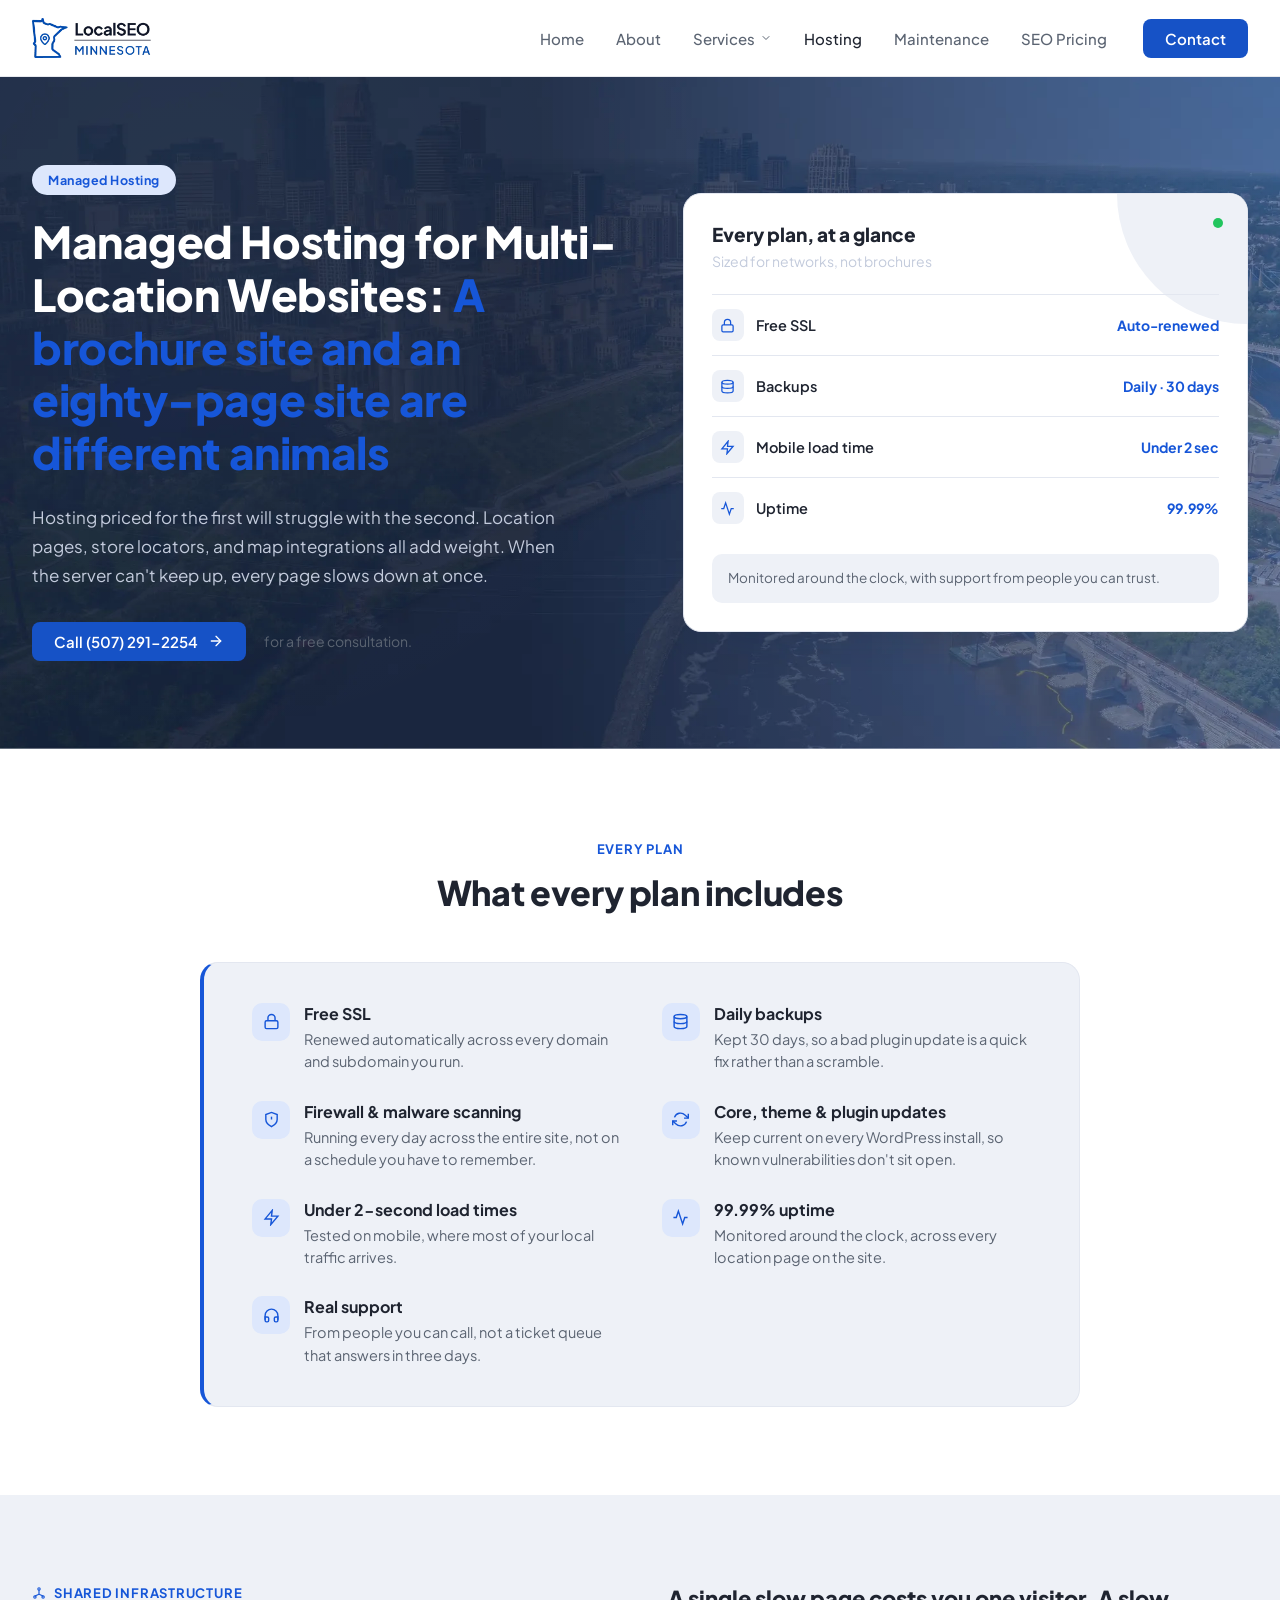
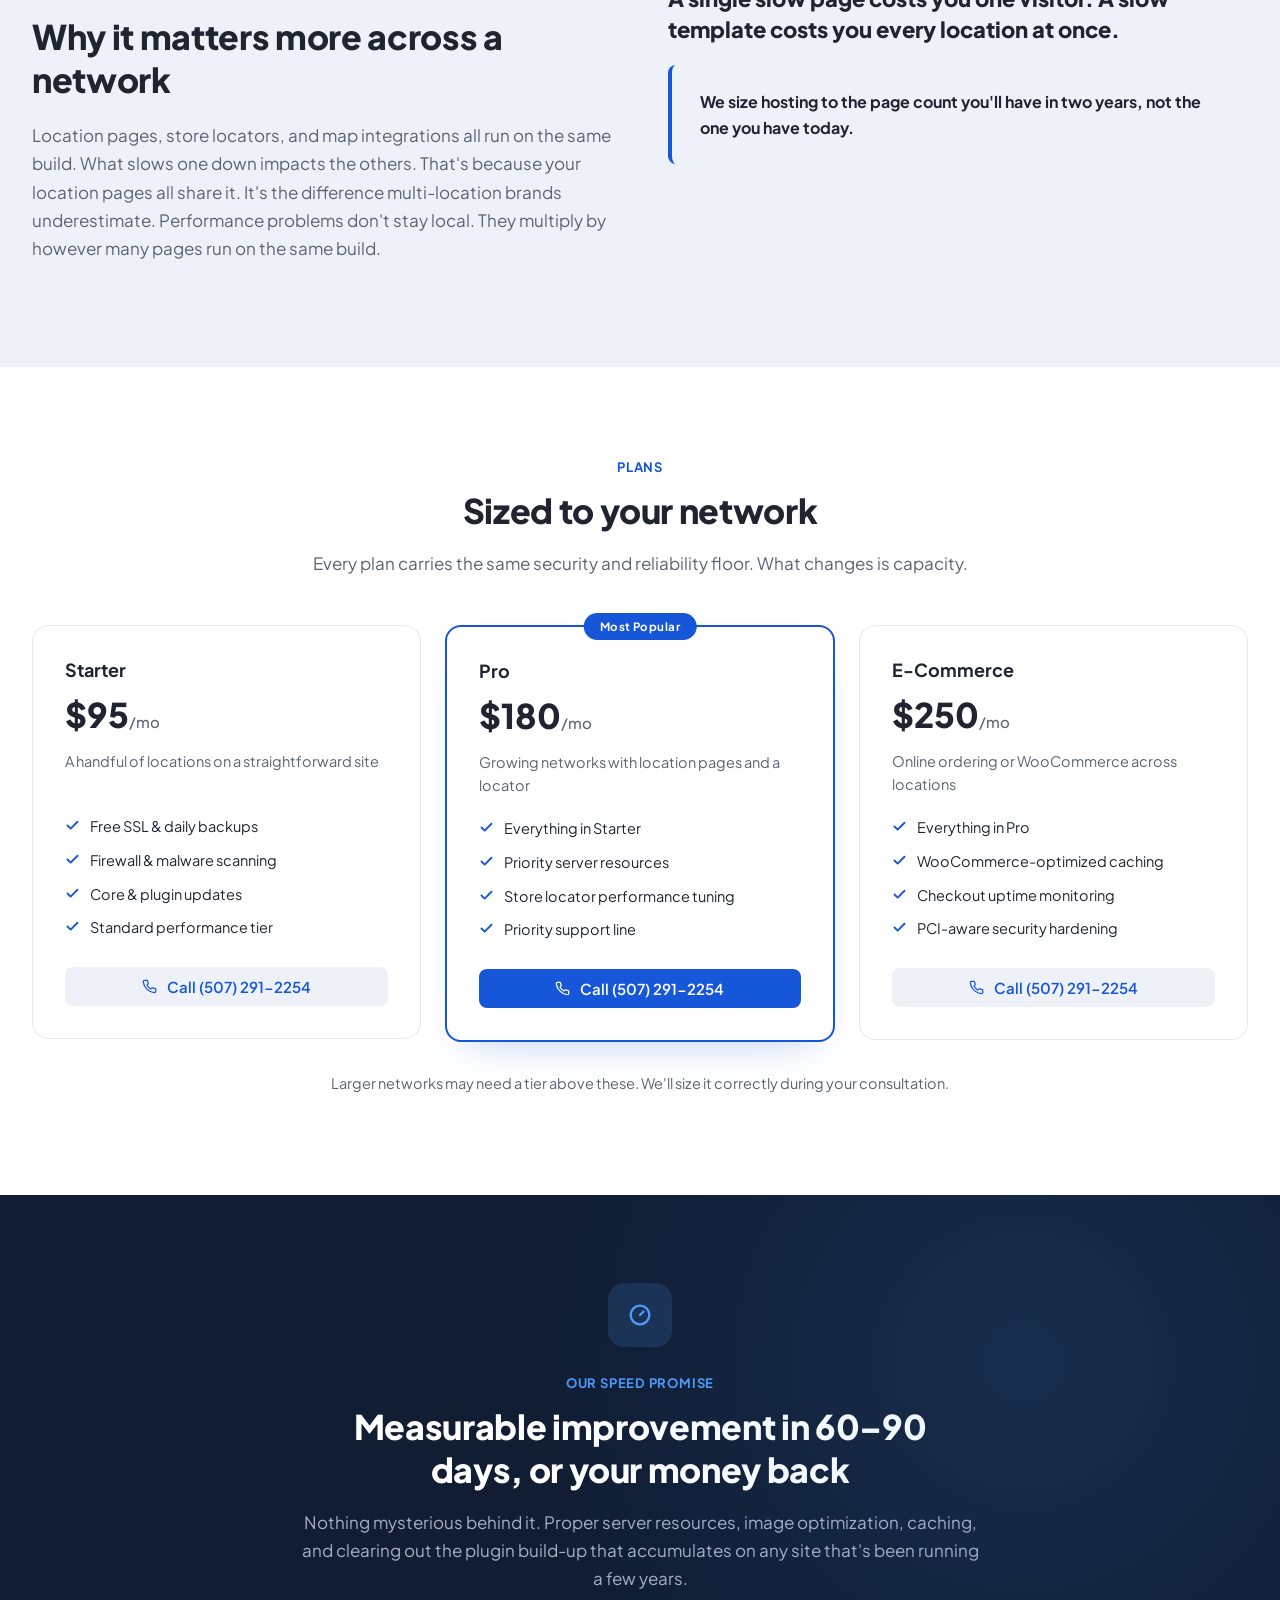
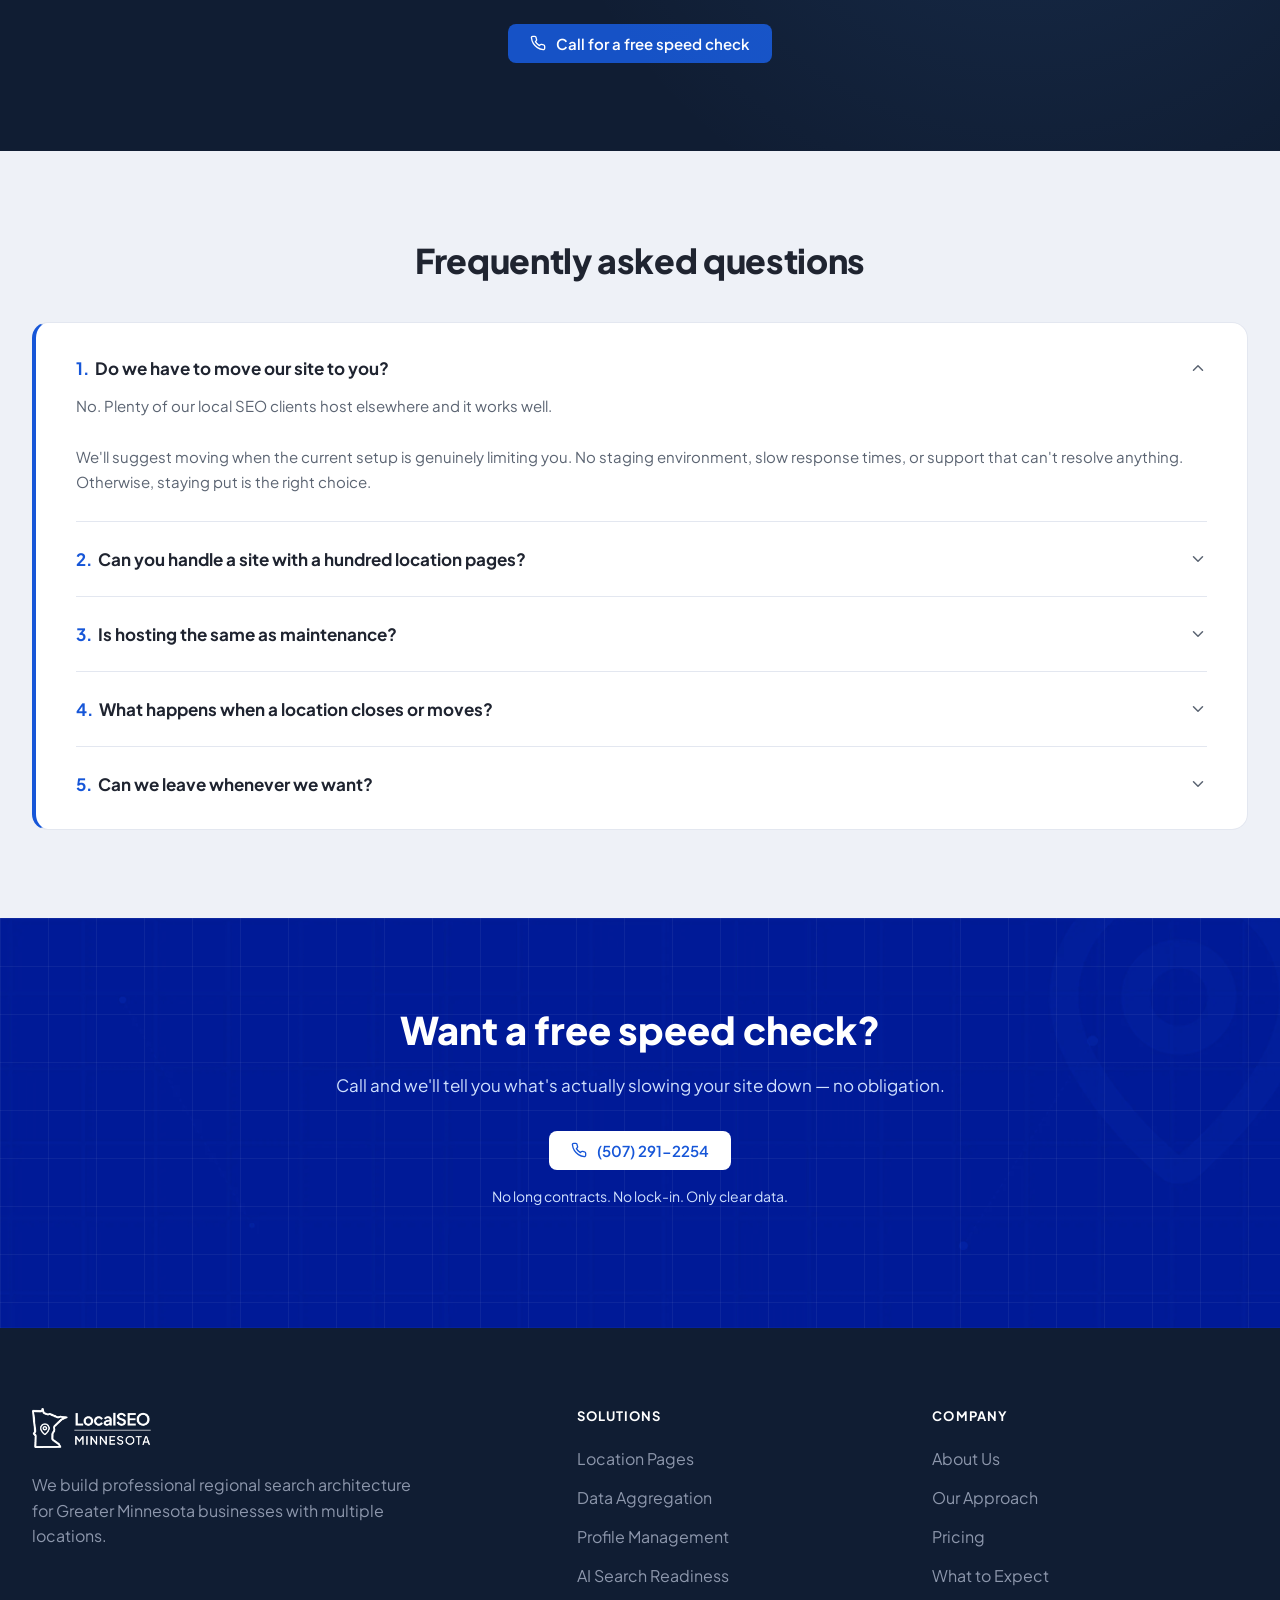
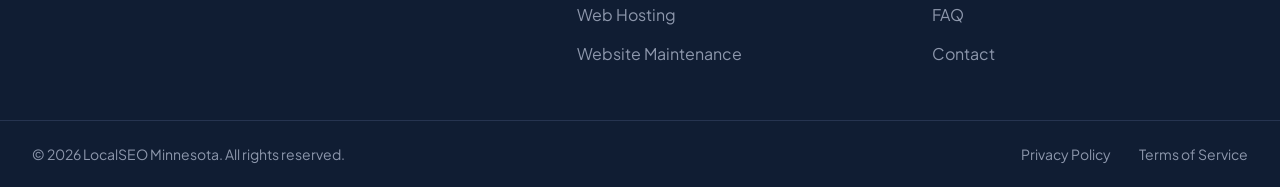
<file: hosting/index.html>
<!DOCTYPE html>
<html lang="en">
<head>
  <meta charset="UTF-8">
  <meta name="viewport" content="width=device-width, initial-scale=1.0">
  <meta name="robots" content="follow, index, max-snippet:-1, max-video-preview:-1, max-image-preview:large"/>
  <title>Managed Hosting for Multi-Location Websites</title>
  <meta name="description" content="Hosting built for sites carrying dozens of location pages. SSL, daily backups, firewall, monitoring,
and speed that holds up as your network grows."/>
<link rel="canonical" href="https://localseominnesota.com/hosting/" />
  <link rel="preconnect" href="https://fonts.googleapis.com">
  <link rel="preconnect" href="https://fonts.gstatic.com" crossorigin>
  <link href="https://fonts.googleapis.com/css2?family=Plus+Jakarta+Sans:wght@400;500;600;700;800&display=swap" rel="stylesheet">
  <link rel="stylesheet" href="/css/style.css">
  <link rel="icon" type="image/png" href="/images/favicon.png">
  <!-- Google tag (gtag.js) -->
<script async src="https://www.googletagmanager.com/gtag/js?id=G-CFV7P1F6RG"></script>
<script>
  window.dataLayer = window.dataLayer || [];
  function gtag(){dataLayer.push(arguments);}
  gtag('js', new Date());

  gtag('config', 'G-CFV7P1F6RG');
</script>
  <script type="application/ld+json">
{
  "@context": "https://schema.org",
  "@graph": [
    {
      "@type": "Organization",
      "@id": "https://localseominnesota.com/#organization",
      "name": "Greater Minnesota Local SEO",
      "url": "https://localseominnesota.com/",
      "telephone": "+1-507-291-2254",
      "description": "A Minnesota local SEO company helping regional and multi-location brands improve visibility across their locations.",
      "areaServed": {
        "@type": "State",
        "name": "Minnesota"
      },
      "knowsAbout": [
        "Local SEO",
        "Multi-location SEO",
        "Managed Hosting",
        "Website Hosting",
        "WordPress Hosting",
        "Website Performance",
        "Website Security",
        "Local Search Optimization"
      ]
    },
    {
      "@type": "Service",
      "@id": "https://localseominnesota.com/managed-hosting/#service",
      "name": "Managed Hosting for Multi-Location Websites",
      "serviceType": "Managed Website Hosting",
      "description": "Managed hosting built for multi-location websites, including SSL, daily backups, firewall and malware scanning, WordPress updates, performance optimization, uptime monitoring, and support.",
      "provider": {
        "@id": "https://localseominnesota.com/#organization"
      },
      "areaServed": {
        "@type": "State",
        "name": "Minnesota"
      },
      "offers": [
        {
          "@type": "Offer",
          "name": "Starter Managed Hosting",
          "price": "95",
          "priceCurrency": "USD",
          "priceSpecification": {
            "@type": "UnitPriceSpecification",
            "price": "95",
            "priceCurrency": "USD",
            "unitText": "MONTH"
          }
        },
        {
          "@type": "Offer",
          "name": "Pro Managed Hosting",
          "price": "180",
          "priceCurrency": "USD",
          "priceSpecification": {
            "@type": "UnitPriceSpecification",
            "price": "180",
            "priceCurrency": "USD",
            "unitText": "MONTH"
          }
        },
        {
          "@type": "Offer",
          "name": "E-Commerce Managed Hosting",
          "price": "250",
          "priceCurrency": "USD",
          "priceSpecification": {
            "@type": "UnitPriceSpecification",
            "price": "250",
            "priceCurrency": "USD",
            "unitText": "MONTH"
          }
        }
      ]
    },
    {
      "@type": "WebPage",
      "@id": "https://localseominnesota.com/managed-hosting/#webpage",
      "url": "https://localseominnesota.com/managed-hosting/",
      "name": "Managed Hosting for Multi-Location Websites",
      "description": "Hosting built for sites carrying dozens of location pages. SSL, daily backups, firewall, monitoring, and speed that holds up as your network grows.",
      "isPartOf": {
        "@type": "WebSite",
        "@id": "https://localseominnesota.com/#website",
        "url": "https://localseominnesota.com/",
        "name": "Greater Minnesota Local SEO"
      },
      "about": {
        "@id": "https://localseominnesota.com/managed-hosting/#service"
      },
      "publisher": {
        "@id": "https://localseominnesota.com/#organization"
      },
      "inLanguage": "en-US"
    }
  ]
}
</script>
</head>
<body>

  <!-- ============================================================
     header.php
     This is the SINGLE source of truth for the site header.
     Edit this file only — every page that includes it will
     update automatically (nav links, logo, contact button, etc.)
     ============================================================ -->
<header class="site-header">
  <div class="site-header__inner">

    <a href="/" class="brand" aria-label="LocalSEO Minnesota — Home">
      <img src="/images/logo.webp" alt="LocalSEO Minnesota" class="brand__logo-img">
    </a>

    <button class="nav-toggle" id="navToggle" aria-label="Toggle navigation menu" aria-expanded="false" aria-controls="primaryNav">
      <span></span>
      <span></span>
      <span></span>
    </button>

    <nav class="primary-nav" id="primaryNav" aria-label="Primary">
      <ul class="primary-nav__list">
        <li><a href="/">Home</a></li>
        <li><a href="/about/">About</a></li>
        <li class="has-submenu">
          <a href="/services/">
            Services
            <img src="data:image/svg+xml;utf8,<svg xmlns='http://www.w3.org/2000/svg' viewBox='0 0 24 24' fill='none' stroke='%235b6472' stroke-width='2' stroke-linecap='round' stroke-linejoin='round' width='12' height='12'><polyline points='6 9 12 15 18 9'/></svg>" alt="" class="submenu-caret" />
          </a>
          <ul class="submenu">
            <li><a href="/website-design/">Website Design</a></li>
          </ul>
        </li>
        <li><a href="/hosting/" class="is-active">Hosting</a></li>
        <li><a href="/maintenance/">Maintenance</a></li>
        <li><a href="/seo-pricing/">SEO Pricing</a></li>
      </ul>
      <a href="/contact/" class="btn btn--primary nav-cta">Contact</a>
    </nav>

  </div>
</header>

  <!-- ============================================================
       HERO
       ============================================================ -->
  <section class="hero hero-light hero-hosting">
    <div class="hero__inner">
      <div class="hero-copy">
        <span class="badge-pill">Managed Hosting</span>
        <h1>Managed Hosting for Multi-Location Websites: <span class="accent-bright">A brochure site and an eighty-page site are different animals</span></h1>
        <p>Hosting priced for the first will struggle with the second. Location pages, store locators, and map integrations all add weight. When the server can't keep up, every page slows down at once.</p>
        <div class="hero__cta">
          <a href="tel:15072912254" class="btn btn--primary btn--arrow">
            Call (507) 291-2254
            <img src="data:image/svg+xml;utf8,<svg xmlns='http://www.w3.org/2000/svg' viewBox='0 0 24 24' fill='none' stroke='%23ffffff' stroke-width='2' stroke-linecap='round' stroke-linejoin='round'><line x1='5' y1='12' x2='19' y2='12'/><polyline points='12 5 19 12 12 19'/></svg>" alt="" class="icon-img" />
          </a>
          <span class="hero__cta-note">for a free consultation.</span>
        </div>
      </div>

      <div class="glance-card">
        <span class="glance-card__dot"></span>
        <h3>Every plan, at a glance</h3>
        <p>Sized for networks, not brochures</p>

        <div class="glance-row">
          <span class="glance-row__label">
            <span class="glance-row__icon"><img src="data:image/svg+xml;utf8,<svg xmlns='http://www.w3.org/2000/svg' viewBox='0 0 24 24' fill='none' stroke='%231656d8' stroke-width='2'><rect x='3' y='11' width='18' height='11' rx='2'/><path d='M7 11V7a5 5 0 0 1 10 0v4'/></svg>" alt="" class="icon-img" /></span>
            Free SSL
          </span>
          <span class="glance-row__value">Auto-renewed</span>
        </div>
        <div class="glance-row">
          <span class="glance-row__label">
            <span class="glance-row__icon"><img src="data:image/svg+xml;utf8,<svg xmlns='http://www.w3.org/2000/svg' viewBox='0 0 24 24' fill='none' stroke='%231656d8' stroke-width='2'><ellipse cx='12' cy='5' rx='9' ry='3'/><path d='M3 5v14c0 1.66 4.03 3 9 3s9-1.34 9-3V5'/><path d='M3 12c0 1.66 4.03 3 9 3s9-1.34 9-3'/></svg>" alt="" class="icon-img" /></span>
            Backups
          </span>
          <span class="glance-row__value">Daily &middot; 30 days</span>
        </div>
        <div class="glance-row">
          <span class="glance-row__label">
            <span class="glance-row__icon"><img src="data:image/svg+xml;utf8,<svg xmlns='http://www.w3.org/2000/svg' viewBox='0 0 24 24' fill='none' stroke='%231656d8' stroke-width='2'><polygon points='13 2 3 14 12 14 11 22 21 10 12 10 13 2'/></svg>" alt="" class="icon-img" /></span>
            Mobile load time
          </span>
          <span class="glance-row__value">Under 2 sec</span>
        </div>
        <div class="glance-row">
          <span class="glance-row__label">
            <span class="glance-row__icon"><img src="data:image/svg+xml;utf8,<svg xmlns='http://www.w3.org/2000/svg' viewBox='0 0 24 24' fill='none' stroke='%231656d8' stroke-width='2'><path d='M22 12h-4l-3 9L9 3l-3 9H2'/></svg>" alt="" class="icon-img" /></span>
            Uptime
          </span>
          <span class="glance-row__value">99.99%</span>
        </div>

        <div class="glance-note">Monitored around the clock, with support from people you can trust.</div>
      </div>
    </div>
  </section>

  <!-- ============================================================
       WHAT EVERY PLAN INCLUDES
       ============================================================ -->
  <section class="section section--white">
    <div class="section__inner text-center">
      <span class="eyebrow">Every Plan</span>
      <h2 class="section-heading">What every plan includes</h2>

      <div class="checklist-panel text-left">
        <div class="checklist-item">
          <span class="checklist-item__icon">
            <img src="data:image/svg+xml;utf8,<svg xmlns='http://www.w3.org/2000/svg' viewBox='0 0 24 24' fill='none' stroke='%231656d8' stroke-width='2'><rect x='3' y='11' width='18' height='11' rx='2'/><path d='M7 11V7a5 5 0 0 1 10 0v4'/></svg>" alt="" class="icon-img" />
          </span>
          <div>
            <h3>Free SSL</h3>
            <p>Renewed automatically across every domain and subdomain you run.</p>
          </div>
        </div>

        <div class="checklist-item">
          <span class="checklist-item__icon">
            <img src="data:image/svg+xml;utf8,<svg xmlns='http://www.w3.org/2000/svg' viewBox='0 0 24 24' fill='none' stroke='%231656d8' stroke-width='2'><ellipse cx='12' cy='5' rx='9' ry='3'/><path d='M3 5v14c0 1.66 4.03 3 9 3s9-1.34 9-3V5'/><path d='M3 12c0 1.66 4.03 3 9 3s9-1.34 9-3'/></svg>" alt="" class="icon-img" />
          </span>
          <div>
            <h3>Daily backups</h3>
            <p>Kept 30 days, so a bad plugin update is a quick fix rather than a scramble.</p>
          </div>
        </div>

        <div class="checklist-item">
          <span class="checklist-item__icon">
            <img src="data:image/svg+xml;utf8,<svg xmlns='http://www.w3.org/2000/svg' viewBox='0 0 24 24' fill='none' stroke='%231656d8' stroke-width='2'><path d='M12 22s8-4 8-10V5l-8-3-8 3v7c0 6 8 10 8 10z'/><line x1='12' y1='8' x2='12' y2='12'/><line x1='12' y1='16' x2='12.01' y2='16'/></svg>" alt="" class="icon-img" />
          </span>
          <div>
            <h3>Firewall &amp; malware scanning</h3>
            <p>Running every day across the entire site, not on a schedule you have to remember.</p>
          </div>
        </div>

        <div class="checklist-item">
          <span class="checklist-item__icon">
            <img src="data:image/svg+xml;utf8,<svg xmlns='http://www.w3.org/2000/svg' viewBox='0 0 24 24' fill='none' stroke='%231656d8' stroke-width='2'><polyline points='23 4 23 10 17 10'/><polyline points='1 20 1 14 7 14'/><path d='M3.51 9a9 9 0 0 1 14.85-3.36L23 10M1 14l4.64 4.36A9 9 0 0 0 20.49 15'/></svg>" alt="" class="icon-img" />
          </span>
          <div>
            <h3>Core, theme &amp; plugin updates</h3>
            <p>Keep current on every WordPress install, so known vulnerabilities don't sit open.</p>
          </div>
        </div>

        <div class="checklist-item">
          <span class="checklist-item__icon">
            <img src="data:image/svg+xml;utf8,<svg xmlns='http://www.w3.org/2000/svg' viewBox='0 0 24 24' fill='none' stroke='%231656d8' stroke-width='2'><polygon points='13 2 3 14 12 14 11 22 21 10 12 10 13 2'/></svg>" alt="" class="icon-img" />
          </span>
          <div>
            <h3>Under 2-second load times</h3>
            <p>Tested on mobile, where most of your local traffic arrives.</p>
          </div>
        </div>

        <div class="checklist-item">
          <span class="checklist-item__icon">
            <img src="data:image/svg+xml;utf8,<svg xmlns='http://www.w3.org/2000/svg' viewBox='0 0 24 24' fill='none' stroke='%231656d8' stroke-width='2'><path d='M22 12h-4l-3 9L9 3l-3 9H2'/></svg>" alt="" class="icon-img" />
          </span>
          <div>
            <h3>99.99% uptime</h3>
            <p>Monitored around the clock, across every location page on the site.</p>
          </div>
        </div>

        <div class="checklist-item">
          <span class="checklist-item__icon">
            <img src="data:image/svg+xml;utf8,<svg xmlns='http://www.w3.org/2000/svg' viewBox='0 0 24 24' fill='none' stroke='%231656d8' stroke-width='2'><path d='M3 18v-6a9 9 0 0 1 18 0v6'/><path d='M21 19a2 2 0 0 1-2 2h-1a2 2 0 0 1-2-2v-3a2 2 0 0 1 2-2h3zM3 19a2 2 0 0 0 2 2h1a2 2 0 0 0 2-2v-3a2 2 0 0 0-2-2H3z'/></svg>" alt="" class="icon-img" />
          </span>
          <div>
            <h3>Real support</h3>
            <p>From people you can call, not a ticket queue that answers in three days.</p>
          </div>
        </div>
      </div>
    </div>
  </section>

  <!-- ============================================================
       WHY IT MATTERS
       ============================================================ -->
  <section class="section section--soft">
    <div class="section__inner split">
      <div class="split-left">
        <span class="eyebrow">
          <img src="data:image/svg+xml;utf8,<svg xmlns='http://www.w3.org/2000/svg' viewBox='0 0 24 24' fill='none' stroke='%231656d8' stroke-width='2' width='14' height='14'><circle cx='12' cy='5' r='2'/><circle cx='5' cy='19' r='2'/><circle cx='19' cy='19' r='2'/><line x1='12' y1='7' x2='12' y2='14'/><line x1='12' y1='14' x2='5' y2='17'/><line x1='12' y1='14' x2='19' y2='17'/></svg>" alt="" class="icon-img" />
          Shared Infrastructure
        </span>
        <h2 class="section-heading">Why it matters more across a network</h2>
        <p class="section-sub">Location pages, store locators, and map integrations all run on the same build. What slows one down impacts the others. That's because your location pages all share it. It's the difference multi-location brands underestimate. Performance problems don't stay local. They multiply by however many pages run on the same build.</p>
      </div>

      <div class="split-right">
        <h3 style="font-size:22px; font-weight:800; margin:0 0 20px; line-height:1.4;">A single slow page costs you one visitor. A slow template costs you every location at once.</h3>
        <div class="quote-box quote-box--bullet1">
          <p>We size hosting to the page count you'll have in two years, not the one you have today.</p>
        </div>
      </div>
    </div>
  </section>

  <!-- ============================================================
       PRICING
       ============================================================ -->
  <section class="section section--white">
    <div class="section__inner text-center">
      <span class="eyebrow">Plans</span>
      <h2 class="section-heading">Sized to your network</h2>
      <p class="section-sub mx-auto">Every plan carries the same security and reliability floor. What changes is capacity.</p>

      <div class="pricing-grid text-left">
        <div class="pricing-card">
          <h3>Starter</h3>
          <div class="pricing-card__price">$95<span>/mo</span></div>
          <p class="pricing-card__desc">A handful of locations on a straightforward site</p>
          <ul class="pricing-card__features">
            <li><img src="data:image/svg+xml;utf8,<svg xmlns='http://www.w3.org/2000/svg' viewBox='0 0 24 24' fill='none' stroke='%231656d8' stroke-width='3' stroke-linecap='round' stroke-linejoin='round'><polyline points='20 6 9 17 4 12'/></svg>" alt="" class="icon-img" />Free SSL &amp; daily backups</li>
            <li><img src="data:image/svg+xml;utf8,<svg xmlns='http://www.w3.org/2000/svg' viewBox='0 0 24 24' fill='none' stroke='%231656d8' stroke-width='3' stroke-linecap='round' stroke-linejoin='round'><polyline points='20 6 9 17 4 12'/></svg>" alt="" class="icon-img" />Firewall &amp; malware scanning</li>
            <li><img src="data:image/svg+xml;utf8,<svg xmlns='http://www.w3.org/2000/svg' viewBox='0 0 24 24' fill='none' stroke='%231656d8' stroke-width='3' stroke-linecap='round' stroke-linejoin='round'><polyline points='20 6 9 17 4 12'/></svg>" alt="" class="icon-img" />Core &amp; plugin updates</li>
            <li><img src="data:image/svg+xml;utf8,<svg xmlns='http://www.w3.org/2000/svg' viewBox='0 0 24 24' fill='none' stroke='%231656d8' stroke-width='3' stroke-linecap='round' stroke-linejoin='round'><polyline points='20 6 9 17 4 12'/></svg>" alt="" class="icon-img" />Standard performance tier</li>
          </ul>
          <a href="tel:15072912254" class="btn"><img src="data:image/svg+xml;utf8,<svg xmlns='http://www.w3.org/2000/svg' viewBox='0 0 24 24' fill='none' stroke='%231656d8' stroke-width='2' stroke-linecap='round' stroke-linejoin='round' width='15' height='15'><path d='M22 16.92v3a2 2 0 0 1-2.18 2 19.79 19.79 0 0 1-8.63-3.07 19.5 19.5 0 0 1-6-6 19.79 19.79 0 0 1-3.07-8.67A2 2 0 0 1 4.11 2h3a2 2 0 0 1 2 1.72c.127.96.361 1.903.7 2.81a2 2 0 0 1-.45 2.11L8.09 9.91a16 16 0 0 0 6 6l1.27-1.27a2 2 0 0 1 2.11-.45c.907.339 1.85.573 2.81.7A2 2 0 0 1 22 16.92z'/></svg>" alt="" class="icon-img" />Call (507) 291-2254</a>
        </div>

        <div class="pricing-card pricing-card--featured">
          <span class="pricing-card__badge">Most Popular</span>
          <h3>Pro</h3>
          <div class="pricing-card__price">$180<span>/mo</span></div>
          <p class="pricing-card__desc">Growing networks with location pages and a locator</p>
          <ul class="pricing-card__features">
            <li><img src="data:image/svg+xml;utf8,<svg xmlns='http://www.w3.org/2000/svg' viewBox='0 0 24 24' fill='none' stroke='%231656d8' stroke-width='3' stroke-linecap='round' stroke-linejoin='round'><polyline points='20 6 9 17 4 12'/></svg>" alt="" class="icon-img" />Everything in Starter</li>
            <li><img src="data:image/svg+xml;utf8,<svg xmlns='http://www.w3.org/2000/svg' viewBox='0 0 24 24' fill='none' stroke='%231656d8' stroke-width='3' stroke-linecap='round' stroke-linejoin='round'><polyline points='20 6 9 17 4 12'/></svg>" alt="" class="icon-img" />Priority server resources</li>
            <li><img src="data:image/svg+xml;utf8,<svg xmlns='http://www.w3.org/2000/svg' viewBox='0 0 24 24' fill='none' stroke='%231656d8' stroke-width='3' stroke-linecap='round' stroke-linejoin='round'><polyline points='20 6 9 17 4 12'/></svg>" alt="" class="icon-img" />Store locator performance tuning</li>
            <li><img src="data:image/svg+xml;utf8,<svg xmlns='http://www.w3.org/2000/svg' viewBox='0 0 24 24' fill='none' stroke='%231656d8' stroke-width='3' stroke-linecap='round' stroke-linejoin='round'><polyline points='20 6 9 17 4 12'/></svg>" alt="" class="icon-img" />Priority support line</li>
          </ul>
          <a href="tel:15072912254" class="btn"><img src="data:image/svg+xml;utf8,<svg xmlns='http://www.w3.org/2000/svg' viewBox='0 0 24 24' fill='none' stroke='%23ffffff' stroke-width='2' stroke-linecap='round' stroke-linejoin='round' width='15' height='15'><path d='M22 16.92v3a2 2 0 0 1-2.18 2 19.79 19.79 0 0 1-8.63-3.07 19.5 19.5 0 0 1-6-6 19.79 19.79 0 0 1-3.07-8.67A2 2 0 0 1 4.11 2h3a2 2 0 0 1 2 1.72c.127.96.361 1.903.7 2.81a2 2 0 0 1-.45 2.11L8.09 9.91a16 16 0 0 0 6 6l1.27-1.27a2 2 0 0 1 2.11-.45c.907.339 1.85.573 2.81.7A2 2 0 0 1 22 16.92z'/></svg>" alt="" class="icon-img" />Call (507) 291-2254</a>
        </div>

        <div class="pricing-card">
          <h3>E-Commerce</h3>
          <div class="pricing-card__price">$250<span>/mo</span></div>
          <p class="pricing-card__desc">Online ordering or WooCommerce across locations</p>
          <ul class="pricing-card__features">
            <li><img src="data:image/svg+xml;utf8,<svg xmlns='http://www.w3.org/2000/svg' viewBox='0 0 24 24' fill='none' stroke='%231656d8' stroke-width='3' stroke-linecap='round' stroke-linejoin='round'><polyline points='20 6 9 17 4 12'/></svg>" alt="" class="icon-img" />Everything in Pro</li>
            <li><img src="data:image/svg+xml;utf8,<svg xmlns='http://www.w3.org/2000/svg' viewBox='0 0 24 24' fill='none' stroke='%231656d8' stroke-width='3' stroke-linecap='round' stroke-linejoin='round'><polyline points='20 6 9 17 4 12'/></svg>" alt="" class="icon-img" />WooCommerce-optimized caching</li>
            <li><img src="data:image/svg+xml;utf8,<svg xmlns='http://www.w3.org/2000/svg' viewBox='0 0 24 24' fill='none' stroke='%231656d8' stroke-width='3' stroke-linecap='round' stroke-linejoin='round'><polyline points='20 6 9 17 4 12'/></svg>" alt="" class="icon-img" />Checkout uptime monitoring</li>
            <li><img src="data:image/svg+xml;utf8,<svg xmlns='http://www.w3.org/2000/svg' viewBox='0 0 24 24' fill='none' stroke='%231656d8' stroke-width='3' stroke-linecap='round' stroke-linejoin='round'><polyline points='20 6 9 17 4 12'/></svg>" alt="" class="icon-img" />PCI-aware security hardening</li>
          </ul>
          <a href="tel:15072912254" class="btn"><img src="data:image/svg+xml;utf8,<svg xmlns='http://www.w3.org/2000/svg' viewBox='0 0 24 24' fill='none' stroke='%231656d8' stroke-width='2' stroke-linecap='round' stroke-linejoin='round' width='15' height='15'><path d='M22 16.92v3a2 2 0 0 1-2.18 2 19.79 19.79 0 0 1-8.63-3.07 19.5 19.5 0 0 1-6-6 19.79 19.79 0 0 1-3.07-8.67A2 2 0 0 1 4.11 2h3a2 2 0 0 1 2 1.72c.127.96.361 1.903.7 2.81a2 2 0 0 1-.45 2.11L8.09 9.91a16 16 0 0 0 6 6l1.27-1.27a2 2 0 0 1 2.11-.45c.907.339 1.85.573 2.81.7A2 2 0 0 1 22 16.92z'/></svg>" alt="" class="icon-img" />Call (507) 291-2254</a>
        </div>
      </div>

      <p class="pricing-note">Larger networks may need a tier above these. We'll size it correctly during your consultation.</p>
    </div>
  </section>

  <!-- ============================================================
       SPEED PROMISE
       ============================================================ -->
  <section class="section section--dark promise-section">
    <div class="section__inner">
      <span class="promise-section__icon">
        <img src="data:image/svg+xml;utf8,<svg xmlns='http://www.w3.org/2000/svg' viewBox='0 0 24 24' fill='none' stroke='%234c9bfa' stroke-width='2' stroke-linecap='round' stroke-linejoin='round'><path d='M12 20a8 8 0 1 0 0-16 8 8 0 0 0 0 16z'/><path d='M12 12l3-3'/></svg>" alt="" class="icon-img" />
      </span>
      <span class="eyebrow eyebrow--light">Our Speed Promise</span>
      <h2 class="section-heading section-heading--light">Measurable improvement in 60–90 days, or your money back</h2>
      <p class="section-sub section-sub--light">Nothing mysterious behind it. Proper server resources, image optimization, caching, and clearing out the plugin build-up that accumulates on any site that's been running a few years.</p>
      <a href="tel:15072912254" class="btn btn--primary">
        <img src="data:image/svg+xml;utf8,<svg xmlns='http://www.w3.org/2000/svg' viewBox='0 0 24 24' fill='none' stroke='%23ffffff' stroke-width='2' stroke-linecap='round' stroke-linejoin='round' width='16' height='16'><path d='M22 16.92v3a2 2 0 0 1-2.18 2 19.79 19.79 0 0 1-8.63-3.07 19.5 19.5 0 0 1-6-6 19.79 19.79 0 0 1-3.07-8.67A2 2 0 0 1 4.11 2h3a2 2 0 0 1 2 1.72c.127.96.361 1.903.7 2.81a2 2 0 0 1-.45 2.11L8.09 9.91a16 16 0 0 0 6 6l1.27-1.27a2 2 0 0 1 2.11-.45c.907.339 1.85.573 2.81.7A2 2 0 0 1 22 16.92z'/></svg>" alt="" class="icon-img" />
        Call for a free speed check
      </a>
    </div>
  </section>

  <!-- ============================================================
       FAQ
       ============================================================ -->
  <section class="section section--soft">
    <div class="section__inner text-center">
      <h2 class="section-heading">Frequently asked questions</h2>

      <div class="faq-list text-left" id="faqList">
        <div class="faq-item is-open">
          <button class="faq-item__question" type="button">
            <h3><span class="faq-num">1.</span>Do we have to move our site to you?</h3>
            <img src="data:image/svg+xml;utf8,<svg xmlns='http://www.w3.org/2000/svg' viewBox='0 0 24 24' fill='none' stroke='%235b6472' stroke-width='2' stroke-linecap='round' stroke-linejoin='round'><polyline points='6 9 12 15 18 9'/></svg>" alt="" class="icon-img" />
          </button>
          <div class="faq-item__answer">
            <p>No. Plenty of our local SEO clients host elsewhere and it works well.<br><br>We'll suggest moving when the current setup is genuinely limiting you. No staging environment, slow response times, or support that can't resolve anything. Otherwise, staying put is the right choice.</p>
          </div>
        </div>

        <div class="faq-item">
          <button class="faq-item__question" type="button">
            <h3><span class="faq-num">2.</span>Can you handle a site with a hundred location pages?</h3>
            <img src="data:image/svg+xml;utf8,<svg xmlns='http://www.w3.org/2000/svg' viewBox='0 0 24 24' fill='none' stroke='%235b6472' stroke-width='2' stroke-linecap='round' stroke-linejoin='round'><polyline points='6 9 12 15 18 9'/></svg>" alt="" class="icon-img" />
          </button>
          <div class="faq-item__answer">
            <p>Yes. Page count matters less than how the site is built. A well-structured site with hundreds of pages behaves better than a bloated one with twenty.<br><br>We'll look at your build during the consultation and tell you what it needs rather than selling you the most expensive plan.</p>
          </div>
        </div>

        <div class="faq-item">
          <button class="faq-item__question" type="button">
            <h3><span class="faq-num">3.</span>Is hosting the same as maintenance?</h3>
            <img src="data:image/svg+xml;utf8,<svg xmlns='http://www.w3.org/2000/svg' viewBox='0 0 24 24' fill='none' stroke='%235b6472' stroke-width='2' stroke-linecap='round' stroke-linejoin='round'><polyline points='6 9 12 15 18 9'/></svg>" alt="" class="icon-img" />
          </button>
          <div class="faq-item__answer">
            <p>No, though they pair well. Hosting is the server, the security layer, the uptime, and the backups.<br><br>Maintenance is the ongoing work on the site itself, tested updates, content and location-data edits, and monthly health checks.</p>
          </div>
        </div>

        <div class="faq-item">
          <button class="faq-item__question" type="button">
            <h3><span class="faq-num">4.</span>What happens when a location closes or moves?</h3>
            <img src="data:image/svg+xml;utf8,<svg xmlns='http://www.w3.org/2000/svg' viewBox='0 0 24 24' fill='none' stroke='%235b6472' stroke-width='2' stroke-linecap='round' stroke-linejoin='round'><polyline points='6 9 12 15 18 9'/></svg>" alt="" class="icon-img" />
          </button>
          <div class="faq-item__answer">
            <p>Tell us and we'll handle the redirect properly, so the page's accumulated search value passes to the right place instead of becoming a dead end.<br><br>Networks lose more search visibility to incorrect closures than almost anything else. A deleted page with no redirect throws away years of value.</p>
          </div>
        </div>

        <div class="faq-item">
          <button class="faq-item__question" type="button">
            <h3><span class="faq-num">5.</span>Can we leave whenever we want?</h3>
            <img src="data:image/svg+xml;utf8,<svg xmlns='http://www.w3.org/2000/svg' viewBox='0 0 24 24' fill='none' stroke='%235b6472' stroke-width='2' stroke-linecap='round' stroke-linejoin='round'><polyline points='6 9 12 15 18 9'/></svg>" alt="" class="icon-img" />
          </button>
          <div class="faq-item__answer">
            <p>Yes, and we'll help you move. Your domain, files, and database are yours, and we'll provide a full export and help the new host get set up.<br><br>No long contracts. No lock-in.</p>
          </div>
        </div>
      </div>
    </div>
  </section>

  <!-- ============================================================
       FINAL CTA
       ============================================================ -->
  <section class="section final-cta final-cta--photo">
    <div class="section__inner final-cta__inner">
      <h2>Want a free speed check?</h2>
      <p>Call and we'll tell you what's actually slowing your site down — no obligation.</p>
      <a href="tel:15072912254" class="btn btn--white">
        <img src="data:image/svg+xml;utf8,<svg xmlns='http://www.w3.org/2000/svg' viewBox='0 0 24 24' fill='none' stroke='%231656d8' stroke-width='2' stroke-linecap='round' stroke-linejoin='round'><path d='M22 16.92v3a2 2 0 0 1-2.18 2 19.79 19.79 0 0 1-8.63-3.07 19.5 19.5 0 0 1-6-6 19.79 19.79 0 0 1-3.07-8.67A2 2 0 0 1 4.11 2h3a2 2 0 0 1 2 1.72c.127.96.361 1.903.7 2.81a2 2 0 0 1-.45 2.11L8.09 9.91a16 16 0 0 0 6 6l1.27-1.27a2 2 0 0 1 2.11-.45c.907.339 1.85.573 2.81.7A2 2 0 0 1 22 16.92z'/></svg>" alt="" class="icon-img" />
        (507) 291-2254
      </a>
      <p class="final-cta__note">No long contracts. No lock-in. Only clear data.</p>
    </div>
  </section>

  <!-- ============================================================
     footer.php — single source of truth for the site footer.
     Edit this file only — every page that includes it updates
     automatically (link columns, tagline, copyright, etc.)
     ============================================================ -->
<footer class="site-footer">
  <div class="site-footer__top">

    <div class="footer-brand">
      <a href="/" class="brand brand--light" aria-label="LocalSEO Minnesota — Home">
        <img src="/images/logo.webp" alt="LocalSEO Minnesota" class="brand__logo-img brand__logo-img--light">
      </a>
      <p class="footer-tagline">We build professional regional search architecture for Greater Minnesota businesses with multiple locations.</p>
    </div>

    <nav class="footer-col" aria-label="Solutions">
      <h3 class="footer-col__title">Solutions</h3>
      <ul>
        <li><a href="#">Location Pages</a></li>
        <li><a href="#">Data Aggregation</a></li>
        <li><a href="#">Profile Management</a></li>
        <li><a href="#">AI Search Readiness</a></li>
        <li><a href="https://localseominnesota.com/hosting/">Web Hosting</a></li>
        <li><a href="https://localseominnesota.com/maintenance/">Website Maintenance</a></li>
      </ul>
    </nav>

    <nav class="footer-col" aria-label="Company">
      <h3 class="footer-col__title">Company</h3>
      <ul>
        <li><a href="https://localseominnesota.com/about/">About Us</a></li>
        <li><a href="#">Our Approach</a></li>
        <li><a href="https://localseominnesota.com/seo-pricing/">Pricing</a></li>
        <li><a href="#">What to Expect</a></li>
        <li><a href="#">FAQ</a></li>
        <li><a href="https://localseominnesota.com/contact/">Contact</a></li>
      </ul>
    </nav>

  </div>

  <div class="site-footer__bottom">
    <p>&copy; 2026 LocalSEO Minnesota. All rights reserved.</p>
    <div class="footer-legal">
      <a href="#">Privacy Policy</a>
      <a href="#">Terms of Service</a>
    </div>
  </div>
</footer>

<script src="/js/script.js"></script>

  <script>
    document.addEventListener('DOMContentLoaded', function () {
      document.querySelectorAll('.faq-item__question').forEach(function (btn) {
        btn.addEventListener('click', function () {
          var item = btn.closest('.faq-item');
          var wasOpen = item.classList.contains('is-open');
          item.parentElement.querySelectorAll('.faq-item').forEach(function (el) {
            el.classList.remove('is-open');
          });
          if (!wasOpen) item.classList.add('is-open');
        });
      });
    });
  </script>

</body>
</html>
</file>
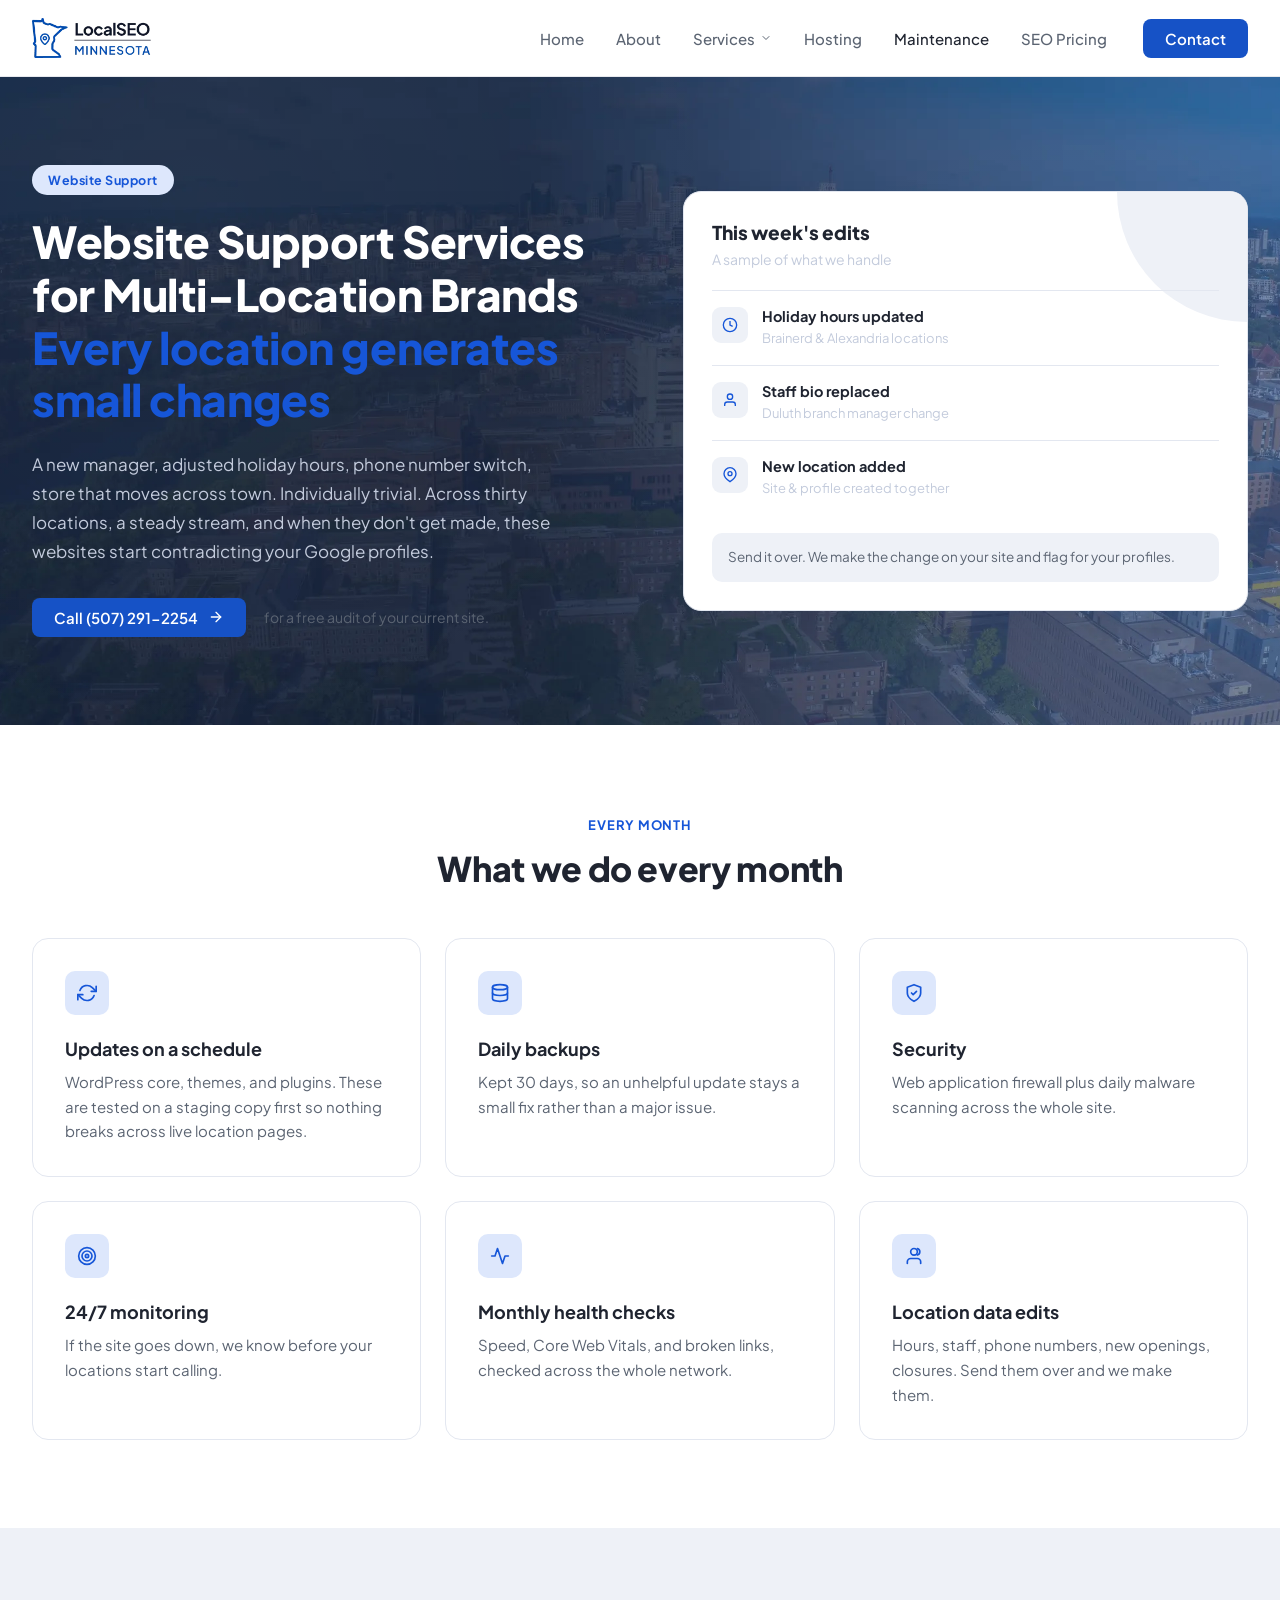
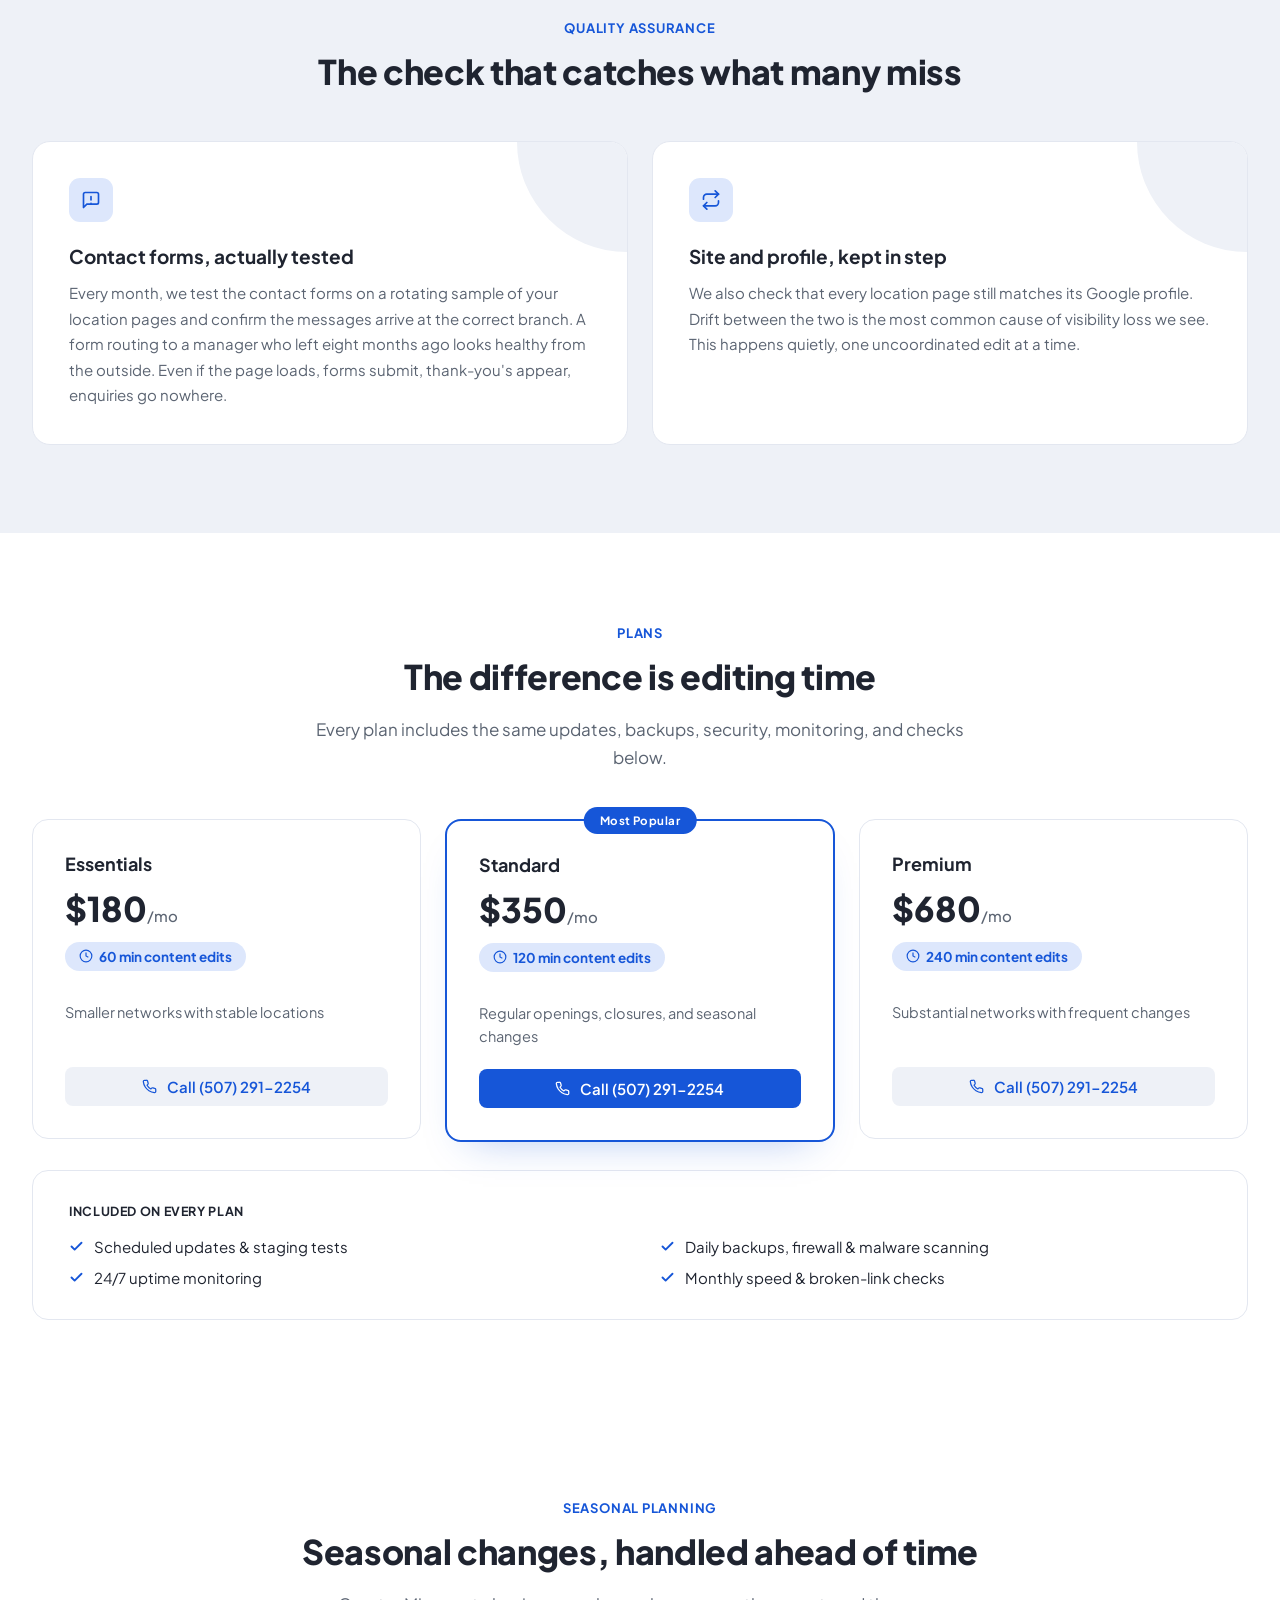
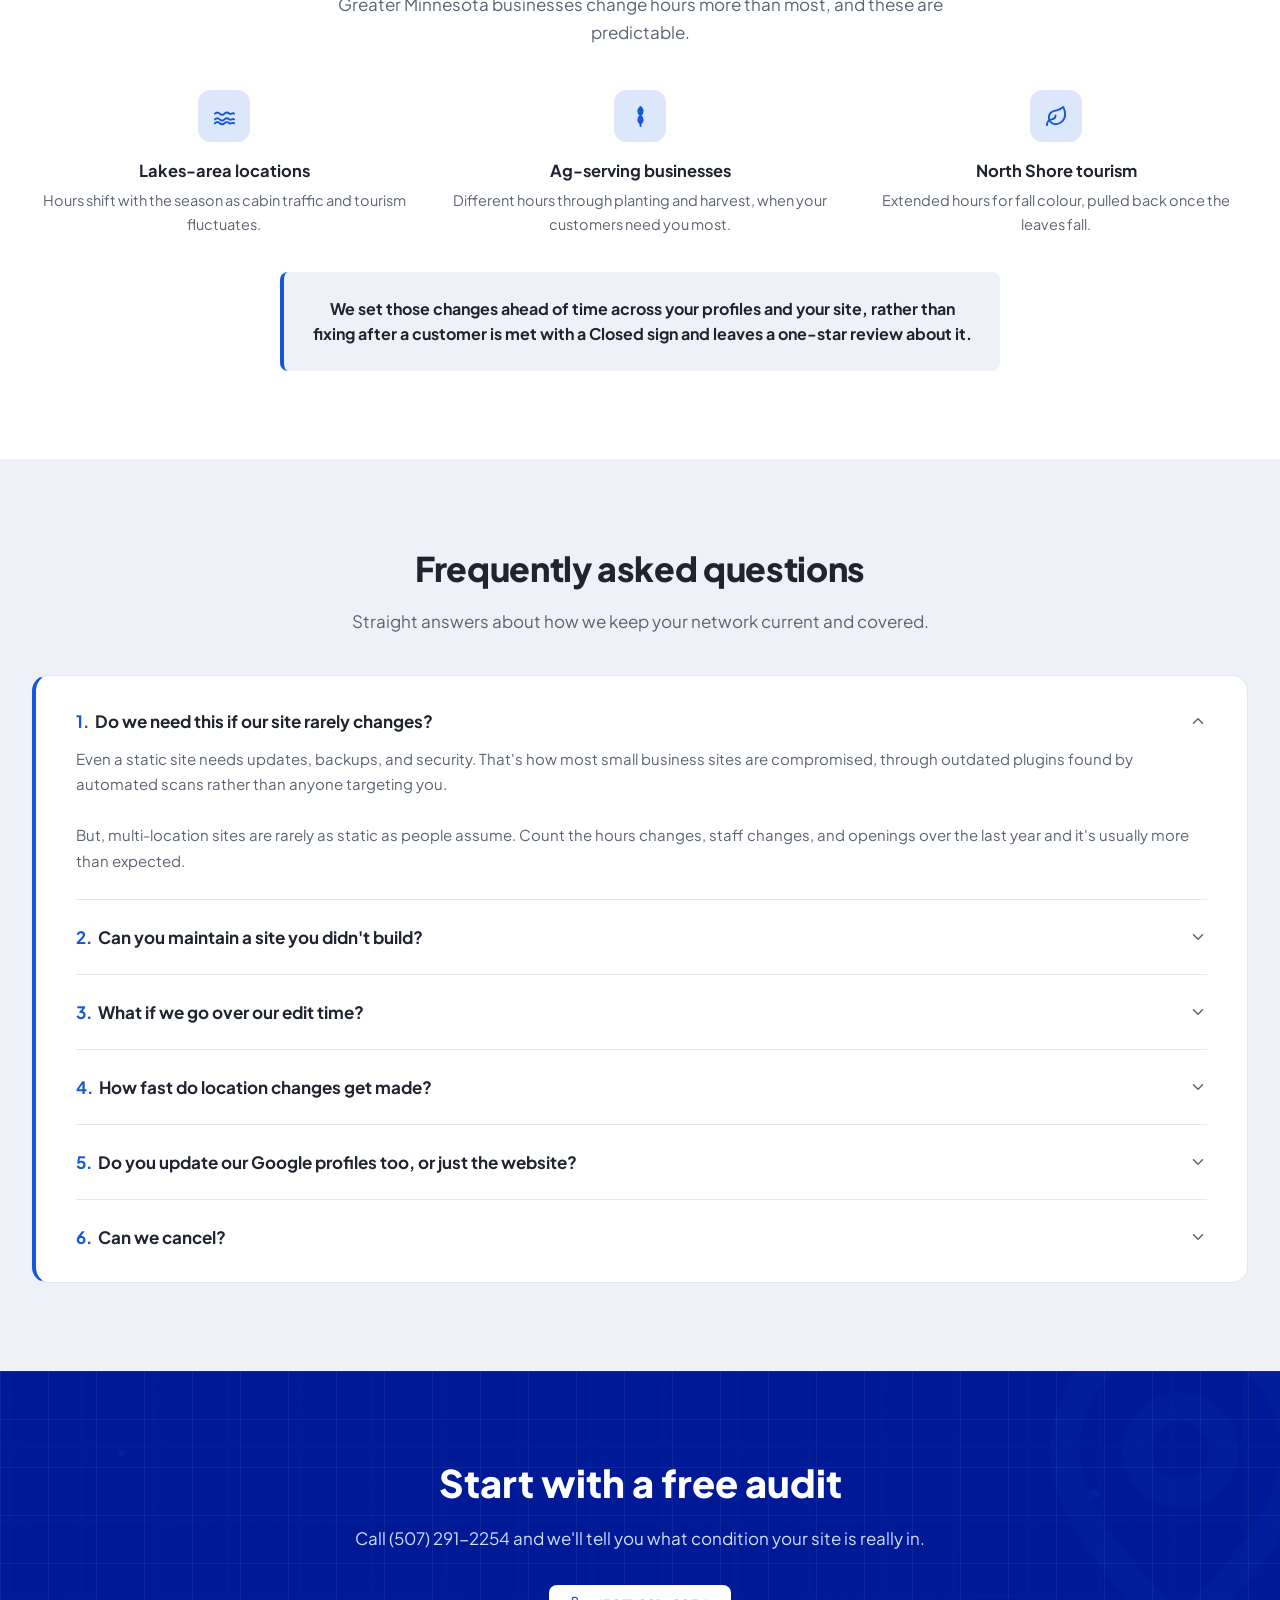
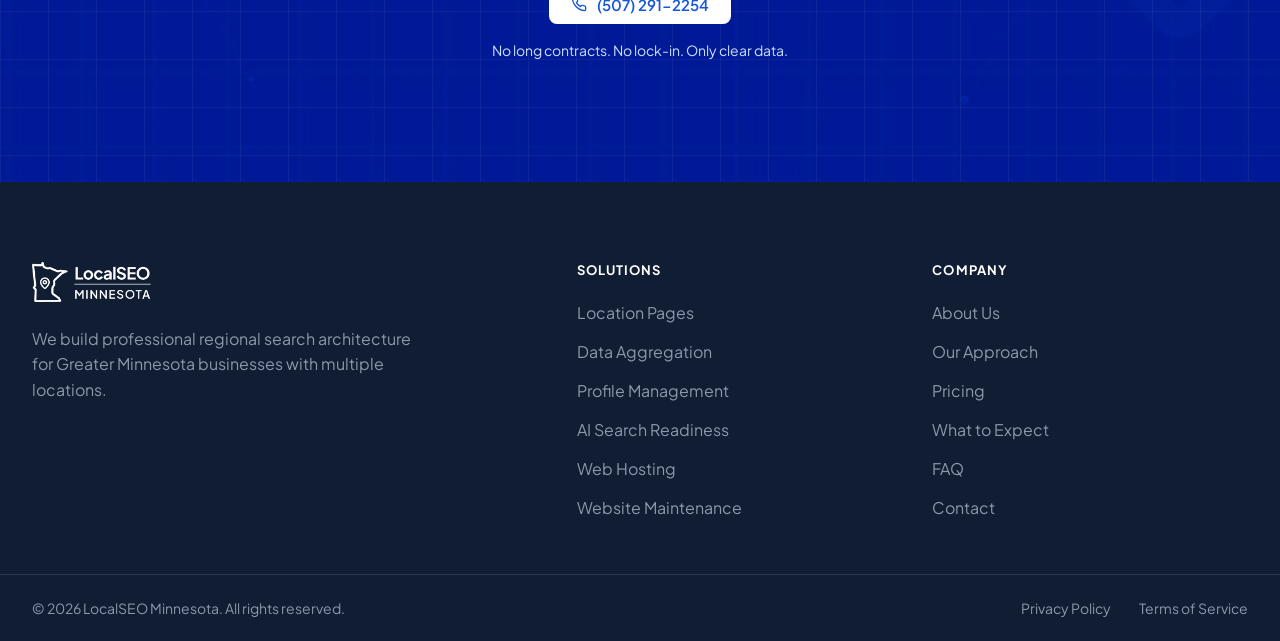
<file: maintenance/index.html>
<!DOCTYPE html>
<html lang="en">
<head>
  <meta charset="UTF-8">
  <meta name="viewport" content="width=device-width, initial-scale=1.0">
  <meta name="robots" content="follow, index, max-snippet:-1, max-video-preview:-1, max-image-preview:large"/>
  <title>Website Support Services for Multi-Location Brands</title>
  <meta name="description" content="Updates, security, monitoring, and the location-data edits that pile up across a network. Plans
from essentials to fully managed."/>
<link rel="canonical" href="https://localseominnesota.com/maintenance/" />
  <link rel="preconnect" href="https://fonts.googleapis.com">
  <link rel="preconnect" href="https://fonts.gstatic.com" crossorigin>
  <link href="https://fonts.googleapis.com/css2?family=Plus+Jakarta+Sans:wght@400;500;600;700;800&display=swap" rel="stylesheet">
  <link rel="stylesheet" href="/css/style.css">
  <link rel="icon" type="image/png" href="/images/favicon.png">
  <!-- Google tag (gtag.js) -->
<script async src="https://www.googletagmanager.com/gtag/js?id=G-CFV7P1F6RG"></script>
<script>
  window.dataLayer = window.dataLayer || [];
  function gtag(){dataLayer.push(arguments);}
  gtag('js', new Date());

  gtag('config', 'G-CFV7P1F6RG');
</script>
  <script type="application/ld+json">
{
  "@context": "https://schema.org",
  "@graph": [
    {
      "@type": "Organization",
      "@id": "https://localseominnesota.com/#organization",
      "name": "Greater Minnesota Local SEO",
      "url": "https://localseominnesota.com/",
      "telephone": "+1-507-291-2254",
      "description": "Minnesota SEO and website support services for regional and multi-location brands.",
      "areaServed": {
        "@type": "State",
        "name": "Minnesota"
      },
      "knowsAbout": [
        "Local SEO",
        "Multi-location SEO",
        "Website Support",
        "Website Maintenance",
        "WordPress Maintenance",
        "Website Security",
        "Website Monitoring",
        "Location Data Management"
      ]
    },
    {
      "@type": "Service",
      "@id": "https://localseominnesota.com/website-support/#service",
      "name": "Website Support Services for Multi-Location Brands",
      "serviceType": "Website Support and Maintenance",
      "description": "Website support and maintenance for multi-location brands, including WordPress updates, daily backups, security monitoring, website health checks, location data edits, and ongoing website maintenance.",
      "provider": {
        "@id": "https://localseominnesota.com/#organization"
      },
      "areaServed": {
        "@type": "State",
        "name": "Minnesota"
      },
      "hasOfferCatalog": {
        "@type": "OfferCatalog",
        "name": "Website Support Plans",
        "itemListElement": [
          {
            "@type": "Offer",
            "name": "Essentials",
            "price": "180",
            "priceCurrency": "USD",
            "priceSpecification": {
              "@type": "UnitPriceSpecification",
              "price": "180",
              "priceCurrency": "USD",
              "unitText": "MONTH"
            },
            "itemOffered": {
              "@type": "Service",
              "name": "Essentials Website Support",
              "description": "Website support for smaller networks with stable locations, including 60 minutes of content edits."
            }
          },
          {
            "@type": "Offer",
            "name": "Standard",
            "price": "350",
            "priceCurrency": "USD",
            "priceSpecification": {
              "@type": "UnitPriceSpecification",
              "price": "350",
              "priceCurrency": "USD",
              "unitText": "MONTH"
            },
            "itemOffered": {
              "@type": "Service",
              "name": "Standard Website Support",
              "description": "Website support for multi-location brands with regular openings, closures, and seasonal changes, including 120 minutes of content edits."
            }
          },
          {
            "@type": "Offer",
            "name": "Premium",
            "price": "680",
            "priceCurrency": "USD",
            "priceSpecification": {
              "@type": "UnitPriceSpecification",
              "price": "680",
              "priceCurrency": "USD",
              "unitText": "MONTH"
            },
            "itemOffered": {
              "@type": "Service",
              "name": "Premium Website Support",
              "description": "Website support for substantial networks with frequent changes, including 240 minutes of content edits."
            }
          }
        ]
      }
    },
    {
      "@type": "WebPage",
      "@id": "https://localseominnesota.com/website-support/#webpage",
      "url": "https://localseominnesota.com/website-support/",
      "name": "Website Support Services for Multi-Location Brands",
      "description": "Updates, security, monitoring, and the location-data edits that pile up across a network. Plans from essentials to fully managed.",
      "isPartOf": {
        "@type": "WebSite",
        "@id": "https://localseominnesota.com/#website",
        "url": "https://localseominnesota.com/",
        "name": "Greater Minnesota Local SEO"
      },
      "about": {
        "@id": "https://localseominnesota.com/website-support/#service"
      },
      "publisher": {
        "@id": "https://localseominnesota.com/#organization"
      },
      "inLanguage": "en-US"
    },
    {
      "@type": "FAQPage",
      "@id": "https://localseominnesota.com/website-support/#faq",
      "url": "https://localseominnesota.com/website-support/",
      "mainEntity": [
        {
          "@type": "Question",
          "name": "Do we need this if our site rarely changes?",
          "acceptedAnswer": {
            "@type": "Answer",
            "text": "Even a static site needs updates, backups, and security. That's how most small business sites are compromised, through outdated plugins found by automated scans rather than anyone targeting you. But multi-location sites are rarely as static as people assume. Count the hours changes, staff changes, and openings over the last year and it's usually more than expected."
          }
        },
        {
          "@type": "Question",
          "name": "Can you maintain a site you didn't build?",
          "acceptedAnswer": {
            "@type": "Answer",
            "text": "Yes, and we do it often. We'll start with a free audit to see what condition it's in. Occasionally, we discover a site that can't be safely maintained, such as a heavily customized theme with no update path. We'll tell you what it would take to make it maintainable rather than charging monthly against one we can't properly protect."
          }
        },
        {
          "@type": "Question",
          "name": "What if we go over our edit time?",
          "acceptedAnswer": {
            "@type": "Answer",
            "text": "We'll tell you before you go over, not after. Extra time is billed at a rate you'll know in advance, or you can move up a plan. Most networks find usage is lumpy, heavy during an expansion or a rebrand and light the rest of the year."
          }
        },
        {
          "@type": "Question",
          "name": "How fast do location changes get made?",
          "acceptedAnswer": {
            "@type": "Answer",
            "text": "Routine edits are handled within one business day. Anything urgent, such as wrong hours during a holiday weekend, a closure that needs posting, or a broken form, gets addressed immediately. You'll email a person who knows your network, not a ticket queue."
          }
        },
        {
          "@type": "Question",
          "name": "Do you update our Google profiles too, or just the website?",
          "acceptedAnswer": {
            "@type": "Answer",
            "text": "Both, if you're on a local SEO plan with us. Keeping the site and the profiles in step is the goal. Changes made in one place and not the other create exactly the inconsistency hurting you. If you only take maintenance, we'll handle the site and flag the profile changes for your team."
          }
        },
        {
          "@type": "Question",
          "name": "Can we cancel?",
          "acceptedAnswer": {
            "@type": "Answer",
            "text": "Any time, no penalty. Your site, domain, and backups are yours, and we'll hand over everything. No long contracts. No lock-in."
          }
        }
      ]
    }
  ]
}
</script>
</head>
<body>

  <!-- ============================================================
     header.php
     This is the SINGLE source of truth for the site header.
     Edit this file only — every page that includes it will
     update automatically (nav links, logo, contact button, etc.)
     ============================================================ -->
<header class="site-header">
  <div class="site-header__inner">

    <a href="/" class="brand" aria-label="LocalSEO Minnesota — Home">
      <img src="/images/logo.webp" alt="LocalSEO Minnesota" class="brand__logo-img">
    </a>

    <button class="nav-toggle" id="navToggle" aria-label="Toggle navigation menu" aria-expanded="false" aria-controls="primaryNav">
      <span></span>
      <span></span>
      <span></span>
    </button>

    <nav class="primary-nav" id="primaryNav" aria-label="Primary">
      <ul class="primary-nav__list">
        <li><a href="/">Home</a></li>
        <li><a href="/about/">About</a></li>
        <li class="has-submenu">
          <a href="/services/">
            Services
            <img src="data:image/svg+xml;utf8,<svg xmlns='http://www.w3.org/2000/svg' viewBox='0 0 24 24' fill='none' stroke='%235b6472' stroke-width='2' stroke-linecap='round' stroke-linejoin='round' width='12' height='12'><polyline points='6 9 12 15 18 9'/></svg>" alt="" class="submenu-caret" />
          </a>
          <ul class="submenu">
            <li><a href="/website-design/">Website Design</a></li>
          </ul>
        </li>
        <li><a href="/hosting/">Hosting</a></li>
        <li><a href="/maintenance/" class="is-active">Maintenance</a></li>
        <li><a href="/seo-pricing/">SEO Pricing</a></li>
      </ul>
      <a href="/contact/" class="btn btn--primary nav-cta">Contact</a>
    </nav>

  </div>
</header>

  <!-- ============================================================
       HERO
       ============================================================ -->
  <section class="hero hero-light hero-maintenance">
    <div class="hero__inner">
      <div class="hero-copy">
        <span class="badge-pill">Website Support</span>
        <h1>Website Support Services for Multi-Location Brands <span class="accent-bright">Every location generates small changes</span></h1>
        <p>A new manager, adjusted holiday hours, phone number switch, store that moves across town. Individually trivial. Across thirty locations, a steady stream, and when they don't get made, these websites start contradicting your Google profiles.</p>
        <div class="hero__cta">
          <a href="tel:15072912254" class="btn btn--primary btn--arrow">
            Call (507) 291-2254
            <img src="data:image/svg+xml;utf8,<svg xmlns='http://www.w3.org/2000/svg' viewBox='0 0 24 24' fill='none' stroke='%23ffffff' stroke-width='2' stroke-linecap='round' stroke-linejoin='round'><line x1='5' y1='12' x2='19' y2='12'/><polyline points='12 5 19 12 12 19'/></svg>" alt="" class="icon-img" />
          </a>
          <span class="hero__cta-note">for a free audit of your current site.</span>
        </div>
      </div>

      <div class="edits-card">
        <h3>This week's edits</h3>
        <p>A sample of what we handle</p>

        <div class="edits-list">
          <div class="edits-row">
            <span class="edits-row__icon"><img src="data:image/svg+xml;utf8,<svg xmlns='http://www.w3.org/2000/svg' viewBox='0 0 24 24' fill='none' stroke='%231656d8' stroke-width='2'><circle cx='12' cy='12' r='10'/><polyline points='12 6 12 12 16 14'/></svg>" alt="" class="icon-img" /></span>
            <div>
              <h4>Holiday hours updated</h4>
              <p>Brainerd &amp; Alexandria locations</p>
            </div>
          </div>
          <div class="edits-row">
            <span class="edits-row__icon"><img src="data:image/svg+xml;utf8,<svg xmlns='http://www.w3.org/2000/svg' viewBox='0 0 24 24' fill='none' stroke='%231656d8' stroke-width='2'><path d='M20 21v-2a4 4 0 0 0-4-4H8a4 4 0 0 0-4 4v2'/><circle cx='12' cy='7' r='4'/></svg>" alt="" class="icon-img" /></span>
            <div>
              <h4>Staff bio replaced</h4>
              <p>Duluth branch manager change</p>
            </div>
          </div>
          <div class="edits-row" style="border-bottom:none;">
            <span class="edits-row__icon"><img src="data:image/svg+xml;utf8,<svg xmlns='http://www.w3.org/2000/svg' viewBox='0 0 24 24' fill='none' stroke='%231656d8' stroke-width='2'><path d='M21 10c0 6-9 12-9 12s-9-6-9-12a9 9 0 0 1 18 0z'/><circle cx='12' cy='10' r='3'/></svg>" alt="" class="icon-img" /></span>
            <div>
              <h4>New location added</h4>
              <p>Site &amp; profile created together</p>
            </div>
          </div>
        </div>

        <div class="edits-note">Send it over. We make the change on your site and flag for your profiles.</div>
      </div>
    </div>
  </section>

  <!-- ============================================================
       WHAT WE DO EVERY MONTH
       ============================================================ -->
  <section class="section section--white">
    <div class="section__inner text-center">
      <span class="eyebrow">Every Month</span>
      <h2 class="section-heading">What we do every month</h2>

      <div class="solutions-grid text-left" style="margin-top:48px;">
        <div class="solution-card">
          <span class="solution-card__icon">
            <img src="data:image/svg+xml;utf8,<svg xmlns='http://www.w3.org/2000/svg' viewBox='0 0 24 24' fill='none' stroke='%231656d8' stroke-width='2' stroke-linecap='round' stroke-linejoin='round'><polyline points='23 4 23 10 17 10'/><polyline points='1 20 1 14 7 14'/><path d='M3.51 9a9 9 0 0 1 14.85-3.36L23 10M1 14l4.64 4.36A9 9 0 0 0 20.49 15'/></svg>" alt="" class="icon-img" />
          </span>
          <h3>Updates on a schedule</h3>
          <p>WordPress core, themes, and plugins. These are tested on a staging copy first so nothing breaks across live location pages.</p>
        </div>

        <div class="solution-card">
          <span class="solution-card__icon">
            <img src="data:image/svg+xml;utf8,<svg xmlns='http://www.w3.org/2000/svg' viewBox='0 0 24 24' fill='none' stroke='%231656d8' stroke-width='2' stroke-linecap='round' stroke-linejoin='round'><ellipse cx='12' cy='5' rx='9' ry='3'/><path d='M3 5v14c0 1.66 4.03 3 9 3s9-1.34 9-3V5'/><path d='M3 12c0 1.66 4.03 3 9 3s9-1.34 9-3'/></svg>" alt="" class="icon-img" />
          </span>
          <h3>Daily backups</h3>
          <p>Kept 30 days, so an unhelpful update stays a small fix rather than a major issue.</p>
        </div>

        <div class="solution-card">
          <span class="solution-card__icon">
            <img src="data:image/svg+xml;utf8,<svg xmlns='http://www.w3.org/2000/svg' viewBox='0 0 24 24' fill='none' stroke='%231656d8' stroke-width='2' stroke-linecap='round' stroke-linejoin='round'><path d='M12 22s8-4 8-10V5l-8-3-8 3v7c0 6 8 10 8 10z'/><polyline points='9 12 11 14 15 10'/></svg>" alt="" class="icon-img" />
          </span>
          <h3>Security</h3>
          <p>Web application firewall plus daily malware scanning across the whole site.</p>
        </div>

        <div class="solution-card">
          <span class="solution-card__icon">
            <img src="data:image/svg+xml;utf8,<svg xmlns='http://www.w3.org/2000/svg' viewBox='0 0 24 24' fill='none' stroke='%231656d8' stroke-width='2' stroke-linecap='round' stroke-linejoin='round'><circle cx='12' cy='12' r='10'/><circle cx='12' cy='12' r='6'/><circle cx='12' cy='12' r='2'/></svg>" alt="" class="icon-img" />
          </span>
          <h3>24/7 monitoring</h3>
          <p>If the site goes down, we know before your locations start calling.</p>
        </div>

        <div class="solution-card">
          <span class="solution-card__icon">
            <img src="data:image/svg+xml;utf8,<svg xmlns='http://www.w3.org/2000/svg' viewBox='0 0 24 24' fill='none' stroke='%231656d8' stroke-width='2' stroke-linecap='round' stroke-linejoin='round'><path d='M22 12h-4l-3 9L9 3l-3 9H2'/></svg>" alt="" class="icon-img" />
          </span>
          <h3>Monthly health checks</h3>
          <p>Speed, Core Web Vitals, and broken links, checked across the whole network.</p>
        </div>

        <div class="solution-card">
          <span class="solution-card__icon">
            <img src="data:image/svg+xml;utf8,<svg xmlns='http://www.w3.org/2000/svg' viewBox='0 0 24 24' fill='none' stroke='%231656d8' stroke-width='2' stroke-linecap='round' stroke-linejoin='round'><path d='M20 21v-2a4 4 0 0 0-4-4H8a4 4 0 0 0-4 4v2'/><circle cx='12' cy='7' r='4'/><path d='M16 3.13a4 4 0 0 1 0 7.75'/></svg>" alt="" class="icon-img" />
          </span>
          <h3>Location data edits</h3>
          <p>Hours, staff, phone numbers, new openings, closures. Send them over and we make them.</p>
        </div>
      </div>
    </div>
  </section>

  <!-- ============================================================
       QUALITY ASSURANCE
       ============================================================ -->
  <section class="section section--soft">
    <div class="section__inner text-center">
      <span class="eyebrow">Quality Assurance</span>
      <h2 class="section-heading">The check that catches what many miss</h2>

      <div class="feature-lg-grid text-left">
        <div class="feature-lg-card">
          <span class="feature-lg-card__icon">
            <img src="data:image/svg+xml;utf8,<svg xmlns='http://www.w3.org/2000/svg' viewBox='0 0 24 24' fill='none' stroke='%231656d8' stroke-width='2' stroke-linecap='round' stroke-linejoin='round'><path d='M21 15a2 2 0 0 1-2 2H7l-4 4V5a2 2 0 0 1 2-2h14a2 2 0 0 1 2 2z'/><line x1='12' y1='8' x2='12' y2='12'/><line x1='12' y1='16' x2='12.01' y2='16'/></svg>" alt="" class="icon-img" />
          </span>
          <h3>Contact forms, actually tested</h3>
          <p>Every month, we test the contact forms on a rotating sample of your location pages and confirm the messages arrive at the correct branch. A form routing to a manager who left eight months ago looks healthy from the outside. Even if the page loads, forms submit, thank-you's appear,  enquiries go nowhere.</p>
        </div>

        <div class="feature-lg-card">
          <span class="feature-lg-card__icon">
            <img src="data:image/svg+xml;utf8,<svg xmlns='http://www.w3.org/2000/svg' viewBox='0 0 24 24' fill='none' stroke='%231656d8' stroke-width='2' stroke-linecap='round' stroke-linejoin='round'><path d='M17 1l4 4-4 4'/><path d='M3 11V9a4 4 0 0 1 4-4h14'/><path d='M7 23l-4-4 4-4'/><path d='M21 13v2a4 4 0 0 1-4 4H3'/></svg>" alt="" class="icon-img" />
          </span>
          <h3>Site and profile, kept in step</h3>
          <p>We also check that every location page still matches its Google profile. Drift between the two is the most common cause of visibility loss we see. This  happens quietly, one uncoordinated edit at a time.</p>
        </div>
      </div>
    </div>
  </section>

  <!-- ============================================================
       PRICING
       ============================================================ -->
  <section class="section section--white">
    <div class="section__inner text-center">
      <span class="eyebrow">Plans</span>
      <h2 class="section-heading">The difference is editing time</h2>
      <p class="section-sub mx-auto">Every plan includes the same updates, backups, security, monitoring, and checks below.</p>

      <div class="pricing-grid text-left">
        <div class="pricing-card">
          <h3>Essentials</h3>
          <div class="pricing-card__price">$180<span>/mo</span></div>
          <span class="time-badge">
            <img src="data:image/svg+xml;utf8,<svg xmlns='http://www.w3.org/2000/svg' viewBox='0 0 24 24' fill='none' stroke='%231656d8' stroke-width='2'><circle cx='12' cy='12' r='10'/><polyline points='12 6 12 12 16 14'/></svg>" alt="" class="icon-img" />
            60 min content edits
          </span>
          <p class="pricing-card__desc">Smaller networks with stable locations</p>
          <a href="tel:15072912254" class="btn"><img src="data:image/svg+xml;utf8,<svg xmlns='http://www.w3.org/2000/svg' viewBox='0 0 24 24' fill='none' stroke='%231656d8' stroke-width='2' stroke-linecap='round' stroke-linejoin='round' width='15' height='15'><path d='M22 16.92v3a2 2 0 0 1-2.18 2 19.79 19.79 0 0 1-8.63-3.07 19.5 19.5 0 0 1-6-6 19.79 19.79 0 0 1-3.07-8.67A2 2 0 0 1 4.11 2h3a2 2 0 0 1 2 1.72c.127.96.361 1.903.7 2.81a2 2 0 0 1-.45 2.11L8.09 9.91a16 16 0 0 0 6 6l1.27-1.27a2 2 0 0 1 2.11-.45c.907.339 1.85.573 2.81.7A2 2 0 0 1 22 16.92z'/></svg>" alt="" class="icon-img" />Call (507) 291-2254</a>
        </div>

        <div class="pricing-card pricing-card--featured">
          <span class="pricing-card__badge">Most Popular</span>
          <h3>Standard</h3>
          <div class="pricing-card__price">$350<span>/mo</span></div>
          <span class="time-badge">
            <img src="data:image/svg+xml;utf8,<svg xmlns='http://www.w3.org/2000/svg' viewBox='0 0 24 24' fill='none' stroke='%231656d8' stroke-width='2'><circle cx='12' cy='12' r='10'/><polyline points='12 6 12 12 16 14'/></svg>" alt="" class="icon-img" />
            120 min content edits
          </span>
          <p class="pricing-card__desc">Regular openings, closures, and seasonal changes</p>
          <a href="tel:15072912254" class="btn"><img src="data:image/svg+xml;utf8,<svg xmlns='http://www.w3.org/2000/svg' viewBox='0 0 24 24' fill='none' stroke='%23ffffff' stroke-width='2' stroke-linecap='round' stroke-linejoin='round' width='15' height='15'><path d='M22 16.92v3a2 2 0 0 1-2.18 2 19.79 19.79 0 0 1-8.63-3.07 19.5 19.5 0 0 1-6-6 19.79 19.79 0 0 1-3.07-8.67A2 2 0 0 1 4.11 2h3a2 2 0 0 1 2 1.72c.127.96.361 1.903.7 2.81a2 2 0 0 1-.45 2.11L8.09 9.91a16 16 0 0 0 6 6l1.27-1.27a2 2 0 0 1 2.11-.45c.907.339 1.85.573 2.81.7A2 2 0 0 1 22 16.92z'/></svg>" alt="" class="icon-img" />Call (507) 291-2254</a>
        </div>

        <div class="pricing-card">
          <h3>Premium</h3>
          <div class="pricing-card__price">$680<span>/mo</span></div>
          <span class="time-badge">
            <img src="data:image/svg+xml;utf8,<svg xmlns='http://www.w3.org/2000/svg' viewBox='0 0 24 24' fill='none' stroke='%231656d8' stroke-width='2'><circle cx='12' cy='12' r='10'/><polyline points='12 6 12 12 16 14'/></svg>" alt="" class="icon-img" />
            240 min content edits
          </span>
          <p class="pricing-card__desc">Substantial networks with frequent changes</p>
          <a href="tel:15072912254" class="btn"><img src="data:image/svg+xml;utf8,<svg xmlns='http://www.w3.org/2000/svg' viewBox='0 0 24 24' fill='none' stroke='%231656d8' stroke-width='2' stroke-linecap='round' stroke-linejoin='round' width='15' height='15'><path d='M22 16.92v3a2 2 0 0 1-2.18 2 19.79 19.79 0 0 1-8.63-3.07 19.5 19.5 0 0 1-6-6 19.79 19.79 0 0 1-3.07-8.67A2 2 0 0 1 4.11 2h3a2 2 0 0 1 2 1.72c.127.96.361 1.903.7 2.81a2 2 0 0 1-.45 2.11L8.09 9.91a16 16 0 0 0 6 6l1.27-1.27a2 2 0 0 1 2.11-.45c.907.339 1.85.573 2.81.7A2 2 0 0 1 22 16.92z'/></svg>" alt="" class="icon-img" />Call (507) 291-2254</a>
        </div>
      </div>

      <div class="included-box text-left">
        <div class="included-box__title">Included on Every Plan</div>
        <ul class="included-grid">
          <li><img src="data:image/svg+xml;utf8,<svg xmlns='http://www.w3.org/2000/svg' viewBox='0 0 24 24' fill='none' stroke='%231656d8' stroke-width='3' stroke-linecap='round' stroke-linejoin='round'><polyline points='20 6 9 17 4 12'/></svg>" alt="" class="icon-img" />Scheduled updates & staging tests</li>
          <li><img src="data:image/svg+xml;utf8,<svg xmlns='http://www.w3.org/2000/svg' viewBox='0 0 24 24' fill='none' stroke='%231656d8' stroke-width='3' stroke-linecap='round' stroke-linejoin='round'><polyline points='20 6 9 17 4 12'/></svg>" alt="" class="icon-img" />Daily backups, firewall & malware scanning</li>
          <li><img src="data:image/svg+xml;utf8,<svg xmlns='http://www.w3.org/2000/svg' viewBox='0 0 24 24' fill='none' stroke='%231656d8' stroke-width='3' stroke-linecap='round' stroke-linejoin='round'><polyline points='20 6 9 17 4 12'/></svg>" alt="" class="icon-img" />24/7 uptime monitoring</li>
          <li><img src="data:image/svg+xml;utf8,<svg xmlns='http://www.w3.org/2000/svg' viewBox='0 0 24 24' fill='none' stroke='%231656d8' stroke-width='3' stroke-linecap='round' stroke-linejoin='round'><polyline points='20 6 9 17 4 12'/></svg>" alt="" class="icon-img" />Monthly speed & broken-link checks</li>
        </ul>
      </div>
    </div>
  </section>

  <!-- ============================================================
       SEASONAL PLANNING
       ============================================================ -->
  <section class="section section--white">
    <div class="section__inner text-center">
      <span class="eyebrow">Seasonal Planning</span>
      <h2 class="section-heading">Seasonal changes, handled ahead of time</h2>
      <p class="section-sub mx-auto">Greater Minnesota businesses change hours more than most, and these are predictable.</p>

      <div class="seasonal-grid">
        <div class="seasonal-item">
          <span class="seasonal-item__icon">
            <img src="data:image/svg+xml;utf8,<svg xmlns='http://www.w3.org/2000/svg' viewBox='0 0 24 24' fill='none' stroke='%231656d8' stroke-width='2' stroke-linecap='round' stroke-linejoin='round'><path d='M2 9c1.5-1.5 3.5-1.5 5 0s3.5 1.5 5 0 3.5-1.5 5 0 3.5-1.5 5 0'/><path d='M2 15c1.5-1.5 3.5-1.5 5 0s3.5 1.5 5 0 3.5-1.5 5 0 3.5-1.5 5 0'/><path d='M2 19c1.5-1.5 3.5-1.5 5 0s3.5 1.5 5 0 3.5-1.5 5 0 3.5-1.5 5 0'/></svg>" alt="" class="icon-img" />
          </span>
          <h3>Lakes-area locations</h3>
          <p>Hours shift with the season as cabin traffic and tourism fluctuates.</p>
        </div>

        <div class="seasonal-item">
          <span class="seasonal-item__icon">
            <img src="data:image/svg+xml;utf8,<svg xmlns='http://www.w3.org/2000/svg' viewBox='0 0 24 24' fill='none' stroke='%231656d8' stroke-width='2' stroke-linecap='round' stroke-linejoin='round'><path d='M12 2v20M12 2c-3 3-3 6 0 9M12 11c-3 3-3 6 0 9M12 2c3 3 3 6 0 9M12 11c3 3 3 6 0 9'/></svg>" alt="" class="icon-img" />
          </span>
          <h3>Ag-serving businesses</h3>
          <p>Different hours through planting and harvest, when your customers need you most.</p>
        </div>

        <div class="seasonal-item">
          <span class="seasonal-item__icon">
            <img src="data:image/svg+xml;utf8,<svg xmlns='http://www.w3.org/2000/svg' viewBox='0 0 24 24' fill='none' stroke='%231656d8' stroke-width='2' stroke-linecap='round' stroke-linejoin='round'><path d='M11 20A7 7 0 0 1 9.8 6.1C15.5 5 17 4.48 19 2c1 2 2 4.18 2 8 0 5.5-4.78 10-10 10z'/><path d='M2 21c0-3 1.85-5.36 5.08-6C9.5 14.52 11 13.5 11 11'/></svg>" alt="" class="icon-img" />
          </span>
          <h3>North Shore tourism</h3>
          <p>Extended hours for fall colour, pulled back once the leaves fall.</p>
        </div>
      </div>

      <div class="seasonal-callout">
        <div class="quote-box">
          <p>We set those changes ahead of time across your profiles and your site, rather than fixing after a customer is met with a Closed sign and leaves a one-star review about it.</p>
        </div>
      </div>
    </div>
  </section>

  <!-- ============================================================
       FAQ
       ============================================================ -->
  <section class="section section--soft">
    <div class="section__inner text-center">
      <h2 class="section-heading faq-heading-sub">Frequently asked questions</h2>
      <p class="section-sub mx-auto" style="margin-bottom:40px;">Straight answers about how we keep your network current and covered.</p>

      <div class="faq-list text-left" id="faqList">
        <div class="faq-item is-open">
          <button class="faq-item__question" type="button">
            <h3><span class="faq-num">1.</span>Do we need this if our site rarely changes?</h3>
            <img src="data:image/svg+xml;utf8,<svg xmlns='http://www.w3.org/2000/svg' viewBox='0 0 24 24' fill='none' stroke='%235b6472' stroke-width='2' stroke-linecap='round' stroke-linejoin='round'><polyline points='6 9 12 15 18 9'/></svg>" alt="" class="icon-img" />
          </button>
          <div class="faq-item__answer">
            <p>Even a static site needs updates, backups, and security.  That's how most small business sites are compromised, through outdated plugins found by automated scans rather than anyone targeting you.<br><br>But, multi-location sites are rarely as static as people assume. Count the hours changes, staff changes, and openings over the last year and it's usually more than expected.</p>
          </div>
        </div>

        <div class="faq-item">
          <button class="faq-item__question" type="button">
            <h3><span class="faq-num">2.</span>Can you maintain a site you didn't build?</h3>
            <img src="data:image/svg+xml;utf8,<svg xmlns='http://www.w3.org/2000/svg' viewBox='0 0 24 24' fill='none' stroke='%235b6472' stroke-width='2' stroke-linecap='round' stroke-linejoin='round'><polyline points='6 9 12 15 18 9'/></svg>" alt="" class="icon-img" />
          </button>
          <div class="faq-item__answer">
            <p>Yes, and we do it often. We'll start with a free audit to see what condition it's in.<br /><br />Occasionally, we discover a site that can't be safely maintained. Examples include  a heavily customized theme with no update path. We'll tell you what it would take to make it maintainable rather than charging monthly against one we can't properly protect.</p>
          </div>
        </div>

        <div class="faq-item">
          <button class="faq-item__question" type="button">
            <h3><span class="faq-num">3.</span>What if we go over our edit time?</h3>
            <img src="data:image/svg+xml;utf8,<svg xmlns='http://www.w3.org/2000/svg' viewBox='0 0 24 24' fill='none' stroke='%235b6472' stroke-width='2' stroke-linecap='round' stroke-linejoin='round'><polyline points='6 9 12 15 18 9'/></svg>" alt="" class="icon-img" />
          </button>
          <div class="faq-item__answer">
            <p>We'll tell you before you go over, not after. Extra time is billed at a rate you'll know in advance, or you can move up a plan.<br><br>Most networks find usage is lumpy. Heavy during an expansion or a rebrand, light the rest of the year.</p>
          </div>
        </div>

        <div class="faq-item">
          <button class="faq-item__question" type="button">
            <h3><span class="faq-num">4.</span>How fast do location changes get made?</h3>
            <img src="data:image/svg+xml;utf8,<svg xmlns='http://www.w3.org/2000/svg' viewBox='0 0 24 24' fill='none' stroke='%235b6472' stroke-width='2' stroke-linecap='round' stroke-linejoin='round'><polyline points='6 9 12 15 18 9'/></svg>" alt="" class="icon-img" />
          </button>
          <div class="faq-item__answer">
            <p>Routine edits within one business day. Anything urgent like wrong hours during a holiday weekend, a closure that needs posting, a broken form  gets addressed immediately.<br><br>You'll email a person who knows your network, not a ticket queue.</p>
          </div>
        </div>

        <div class="faq-item">
          <button class="faq-item__question" type="button">
            <h3><span class="faq-num">5.</span>Do you update our Google profiles too, or just the website?</h3>
            <img src="data:image/svg+xml;utf8,<svg xmlns='http://www.w3.org/2000/svg' viewBox='0 0 24 24' fill='none' stroke='%235b6472' stroke-width='2' stroke-linecap='round' stroke-linejoin='round'><polyline points='6 9 12 15 18 9'/></svg>" alt="" class="icon-img" />
          </button>
          <div class="faq-item__answer">
            <p>Both, if you're on a local SEO plan with us. Keeping the site and the profiles in step is the goal.   Changes made in one place and not the other create exactly the inconsistency hurting you.<br><br>If you only take maintenance, we'll handle the site and flag the profile changes for your team.</p>
          </div>
        </div>

        <div class="faq-item">
          <button class="faq-item__question" type="button">
            <h3><span class="faq-num">6.</span>Can we cancel?</h3>
            <img src="data:image/svg+xml;utf8,<svg xmlns='http://www.w3.org/2000/svg' viewBox='0 0 24 24' fill='none' stroke='%235b6472' stroke-width='2' stroke-linecap='round' stroke-linejoin='round'><polyline points='6 9 12 15 18 9'/></svg>" alt="" class="icon-img" />
          </button>
          <div class="faq-item__answer">
            <p>Any time, no penalty. Your site, domain, and backups are yours, and we'll hand over everything.<br><br>No long contracts. No lock-in.</p>
          </div>
        </div>
      </div>
    </div>
  </section>

  <!-- ============================================================
       FINAL CTA
       ============================================================ -->
  <section class="section final-cta final-cta--photo">
    <div class="section__inner final-cta__inner">
      <h2>Start with a free audit</h2>
      <p>Call (507) 291-2254 and we'll tell you what condition your site is really in.</p>
      <a href="tel:15072912254" class="btn btn--white">
        <img src="data:image/svg+xml;utf8,<svg xmlns='http://www.w3.org/2000/svg' viewBox='0 0 24 24' fill='none' stroke='%231656d8' stroke-width='2' stroke-linecap='round' stroke-linejoin='round'><path d='M22 16.92v3a2 2 0 0 1-2.18 2 19.79 19.79 0 0 1-8.63-3.07 19.5 19.5 0 0 1-6-6 19.79 19.79 0 0 1-3.07-8.67A2 2 0 0 1 4.11 2h3a2 2 0 0 1 2 1.72c.127.96.361 1.903.7 2.81a2 2 0 0 1-.45 2.11L8.09 9.91a16 16 0 0 0 6 6l1.27-1.27a2 2 0 0 1 2.11-.45c.907.339 1.85.573 2.81.7A2 2 0 0 1 22 16.92z'/></svg>" alt="" class="icon-img" />
        (507) 291-2254
      </a>
      <p class="final-cta__note">No long contracts. No lock-in. Only clear data.
</p>
    </div>
  </section>

  <!-- ============================================================
     footer.php — single source of truth for the site footer.
     Edit this file only — every page that includes it updates
     automatically (link columns, tagline, copyright, etc.)
     ============================================================ -->
<footer class="site-footer">
  <div class="site-footer__top">

    <div class="footer-brand">
      <a href="/" class="brand brand--light" aria-label="LocalSEO Minnesota — Home">
        <img src="/images/logo.webp" alt="LocalSEO Minnesota" class="brand__logo-img brand__logo-img--light">
      </a>
      <p class="footer-tagline">We build professional regional search architecture for Greater Minnesota businesses with multiple locations.</p>
    </div>

    <nav class="footer-col" aria-label="Solutions">
      <h3 class="footer-col__title">Solutions</h3>
      <ul>
        <li><a href="#">Location Pages</a></li>
        <li><a href="#">Data Aggregation</a></li>
        <li><a href="#">Profile Management</a></li>
        <li><a href="#">AI Search Readiness</a></li>
        <li><a href="https://localseominnesota.com/hosting/">Web Hosting</a></li>
        <li><a href="https://localseominnesota.com/maintenance/">Website Maintenance</a></li>
      </ul>
    </nav>

    <nav class="footer-col" aria-label="Company">
      <h3 class="footer-col__title">Company</h3>
      <ul>
        <li><a href="https://localseominnesota.com/about/">About Us</a></li>
        <li><a href="#">Our Approach</a></li>
        <li><a href="https://localseominnesota.com/seo-pricing/">Pricing</a></li>
        <li><a href="#">What to Expect</a></li>
        <li><a href="#">FAQ</a></li>
        <li><a href="https://localseominnesota.com/contact/">Contact</a></li>
      </ul>
    </nav>

  </div>

  <div class="site-footer__bottom">
    <p>&copy; 2026 LocalSEO Minnesota. All rights reserved.</p>
    <div class="footer-legal">
      <a href="#">Privacy Policy</a>
      <a href="#">Terms of Service</a>
    </div>
  </div>
</footer>

<script src="/js/script.js"></script>

  <script>
    document.addEventListener('DOMContentLoaded', function () {
      document.querySelectorAll('.faq-item__question').forEach(function (btn) {
        btn.addEventListener('click', function () {
          var item = btn.closest('.faq-item');
          var wasOpen = item.classList.contains('is-open');
          item.parentElement.querySelectorAll('.faq-item').forEach(function (el) {
            el.classList.remove('is-open');
          });
          if (!wasOpen) item.classList.add('is-open');
        });
      });
    });
  </script>

</body>
</html>
</file>
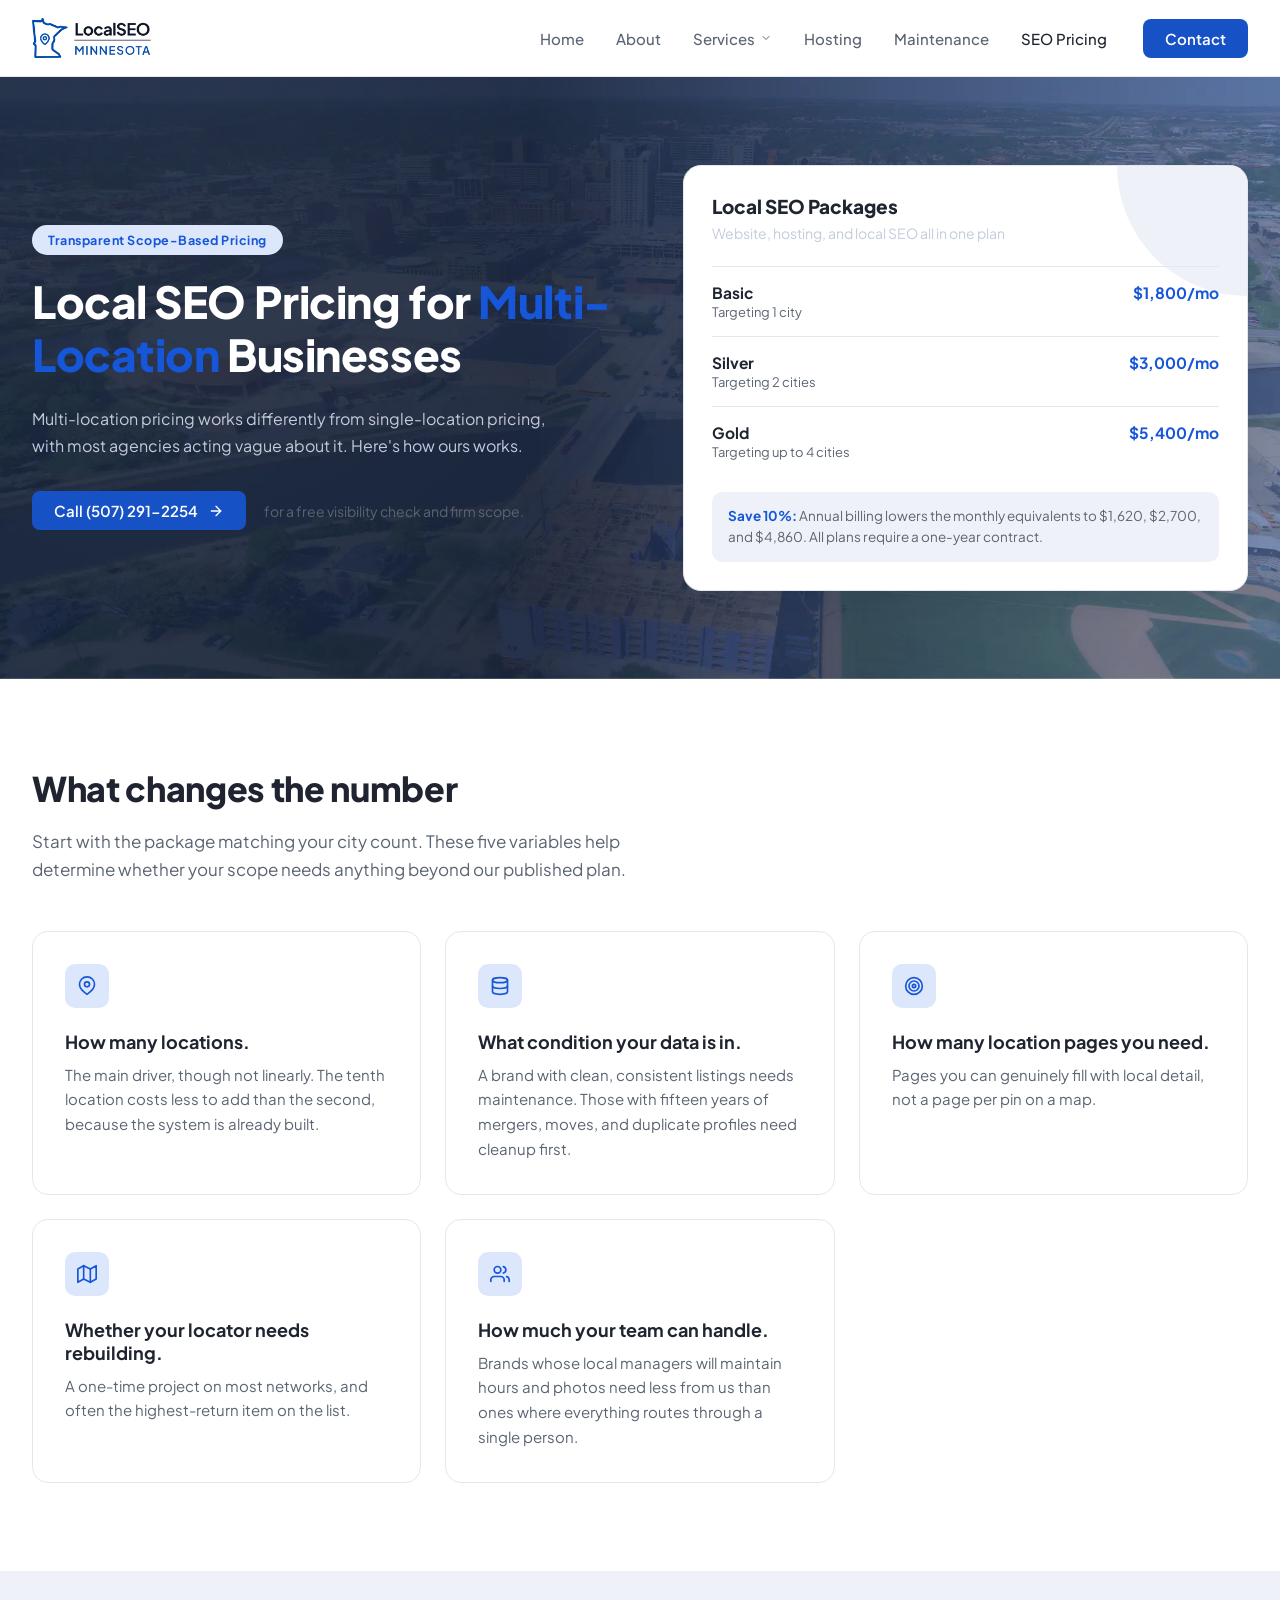
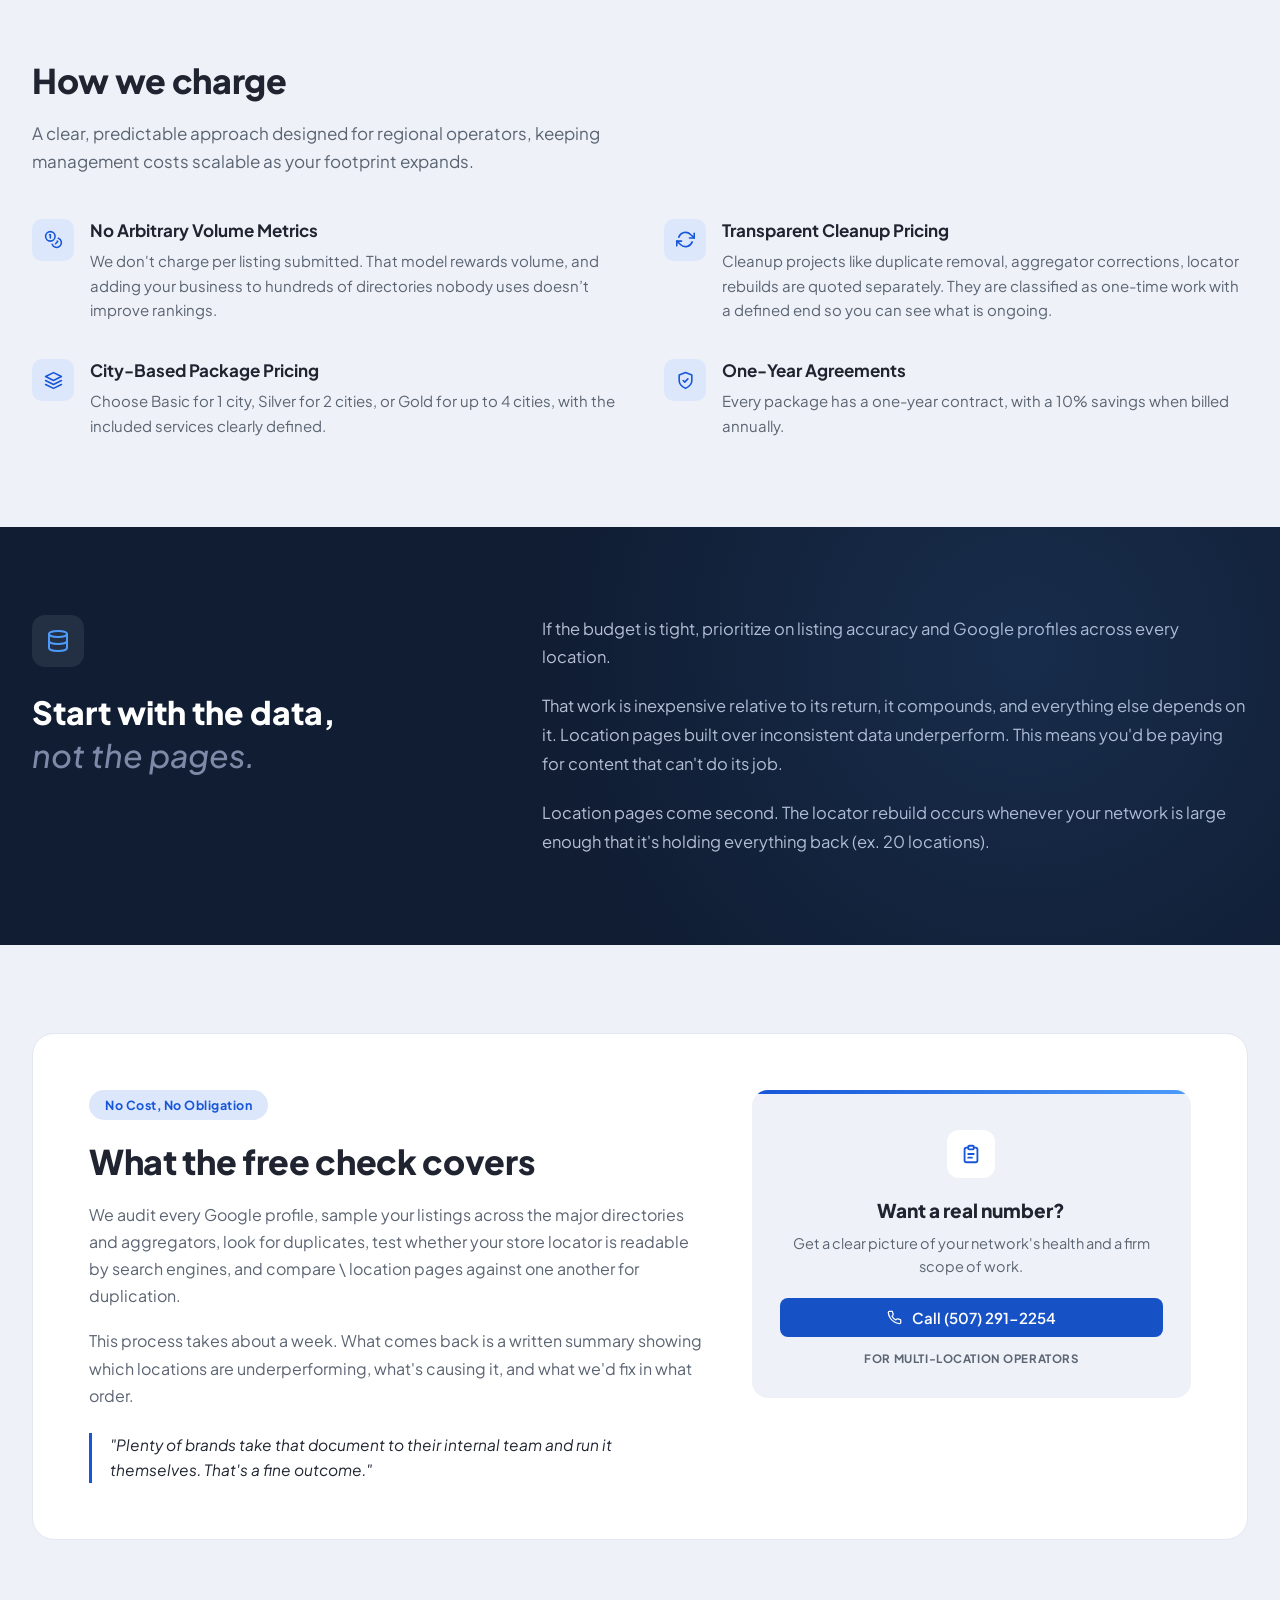
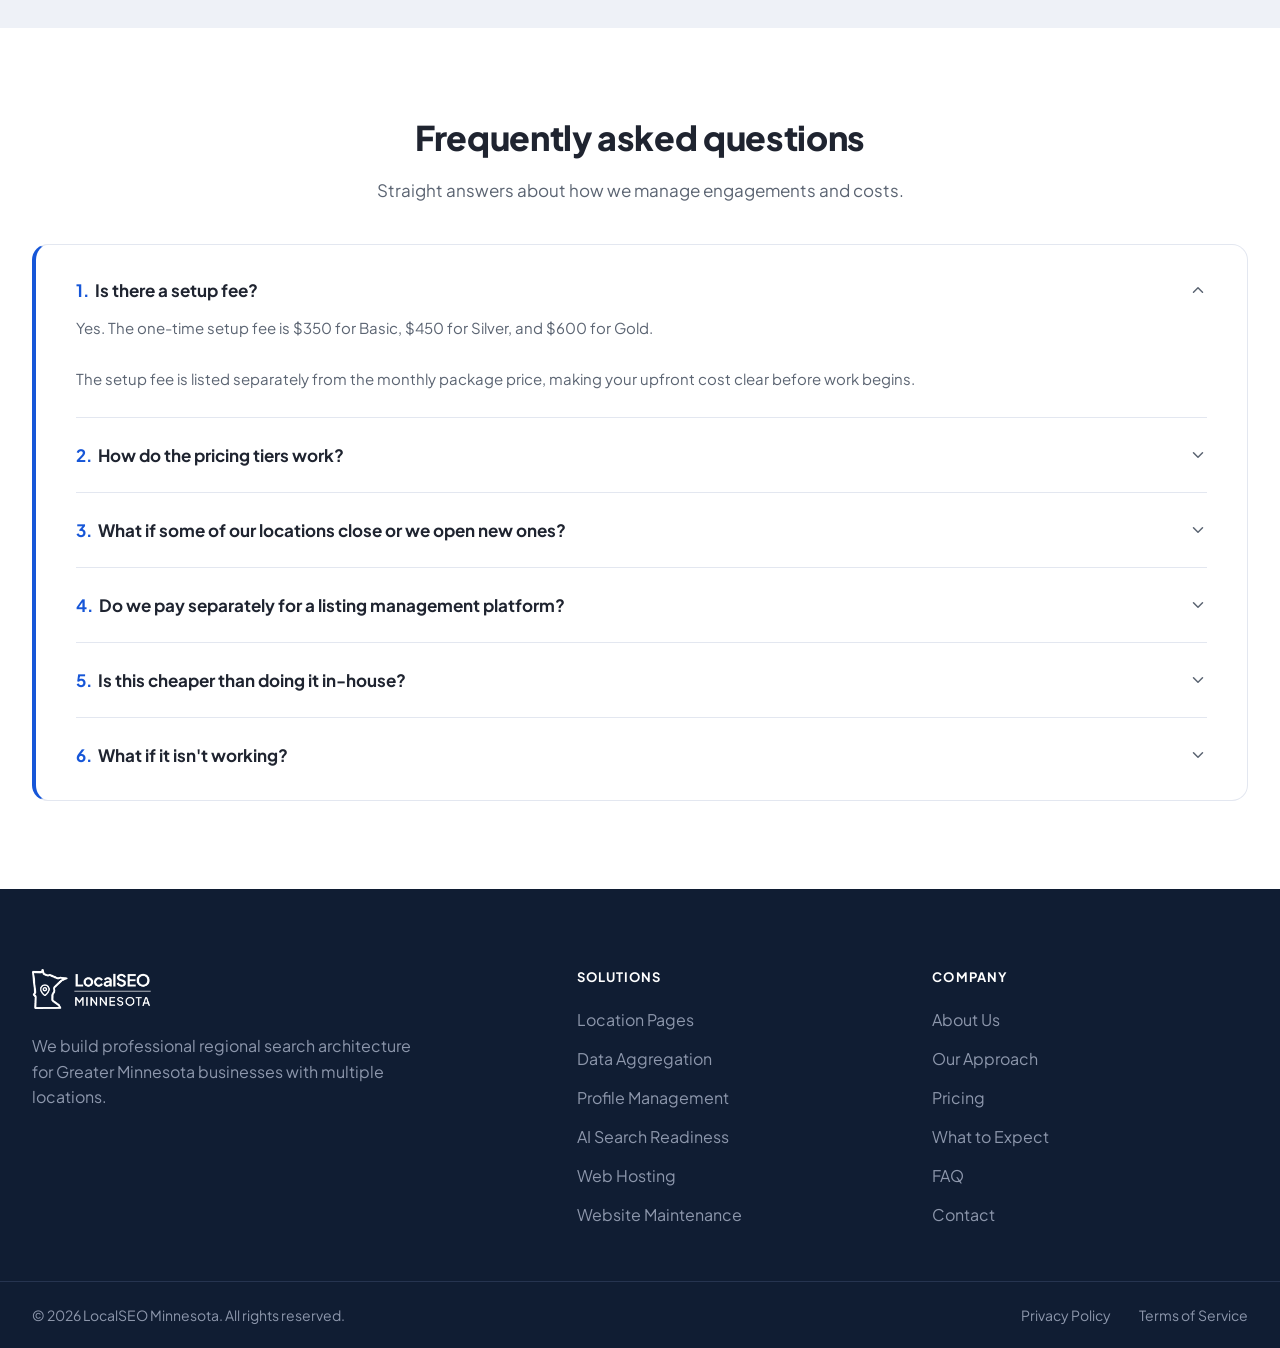
<file: seo-pricing/index.html>
<!DOCTYPE html>
<html lang="en">
<head>
  <meta charset="UTF-8">
  <meta name="viewport" content="width=device-width, initial-scale=1.0">
  <meta name="robots" content="follow, index, max-snippet:-1, max-video-preview:-1, max-image-preview:large"/>
  <title>Local SEO Pricing for Multi-Location Businesses</title>
  <meta name="description" content="What multi-location local SEO costs and what changes the number. Priced by location count and
data condition, with a written scope. No long contracts."/>
<link rel="canonical" href="https://localseominnesota.com/seo-pricing/" />
  <link rel="preconnect" href="https://fonts.googleapis.com">
  <link rel="preconnect" href="https://fonts.gstatic.com" crossorigin>
  <link href="https://fonts.googleapis.com/css2?family=Plus+Jakarta+Sans:wght@400;500;600;700;800&display=swap" rel="stylesheet">
  <link rel="stylesheet" href="/css/style.css">
  <link rel="icon" type="image/png" href="/images/favicon.png">
  <!-- Google tag (gtag.js) -->
<script async src="https://www.googletagmanager.com/gtag/js?id=G-CFV7P1F6RG"></script>
<script>
  window.dataLayer = window.dataLayer || [];
  function gtag(){dataLayer.push(arguments);}
  gtag('js', new Date());

  gtag('config', 'G-CFV7P1F6RG');
</script>
  <script type="application/ld+json">
{
  "@context": "https://schema.org",
  "@graph": [
    {
      "@type": "Organization",
      "@id": "https://localseominnesota.com/#organization",
      "name": "Greater Minnesota Local SEO",
      "url": "https://localseominnesota.com/",
      "telephone": "+1-507-291-2254",
      "description": "Minnesota local SEO company helping regional and multi-location brands improve visibility across locations.",
      "areaServed": {
        "@type": "State",
        "name": "Minnesota"
      },
      "knowsAbout": [
        "Local SEO",
        "Multi-Location SEO",
        "Local Search Optimization",
        "Google Business Profile Optimization",
        "Local Listings Management",
        "Location Page SEO",
        "SEO for Multi-Location Businesses"
      ]
    },
    {
      "@type": "WebSite",
      "@id": "https://localseominnesota.com/#website",
      "url": "https://localseominnesota.com/",
      "name": "Greater Minnesota Local SEO",
      "publisher": {
        "@id": "https://localseominnesota.com/#organization"
      },
      "inLanguage": "en-US"
    },
    {
      "@type": "Service",
      "@id": "https://localseominnesota.com/local-seo-pricing/#service",
      "name": "Local SEO Pricing for Multi-Location Businesses",
      "serviceType": "Multi-Location Local SEO",
      "description": "Scope-based local SEO packages for multi-location businesses, with pricing based on targeted city count and the condition of local business data.",
      "provider": {
        "@id": "https://localseominnesota.com/#organization"
      },
      "areaServed": {
        "@type": "State",
        "name": "Minnesota"
      },
      "offers": [
        {
          "@type": "Offer",
          "name": "Basic Local SEO Package",
          "price": "1800",
          "priceCurrency": "USD",
          "description": "Local SEO package targeting 1 city. One-time setup fee of $350.",
          "priceSpecification": {
            "@type": "UnitPriceSpecification",
            "price": "1800",
            "priceCurrency": "USD",
            "unitText": "MONTH"
          }
        },
        {
          "@type": "Offer",
          "name": "Silver Local SEO Package",
          "price": "3000",
          "priceCurrency": "USD",
          "description": "Local SEO package targeting 2 cities. One-time setup fee of $450.",
          "priceSpecification": {
            "@type": "UnitPriceSpecification",
            "price": "3000",
            "priceCurrency": "USD",
            "unitText": "MONTH"
          }
        },
        {
          "@type": "Offer",
          "name": "Gold Local SEO Package",
          "price": "5400",
          "priceCurrency": "USD",
          "description": "Local SEO package targeting up to 4 cities. One-time setup fee of $600.",
          "priceSpecification": {
            "@type": "UnitPriceSpecification",
            "price": "5400",
            "priceCurrency": "USD",
            "unitText": "MONTH"
          }
        }
      ]
    },
    {
      "@type": "WebPage",
      "@id": "https://localseominnesota.com/local-seo-pricing/#webpage",
      "url": "https://localseominnesota.com/local-seo-pricing/",
      "name": "Local SEO Pricing for Multi-Location Businesses",
      "description": "What multi-location local SEO costs and what changes the number. Priced by location count and data condition, with a written scope. No long contracts.",
      "isPartOf": {
        "@id": "https://localseominnesota.com/#website"
      },
      "about": {
        "@id": "https://localseominnesota.com/local-seo-pricing/#service"
      },
      "mainEntity": {
        "@id": "https://localseominnesota.com/local-seo-pricing/#service"
      },
      "publisher": {
        "@id": "https://localseominnesota.com/#organization"
      },
      "inLanguage": "en-US"
    },
    {
      "@type": "FAQPage",
      "@id": "https://localseominnesota.com/local-seo-pricing/#faqpage",
      "url": "https://localseominnesota.com/local-seo-pricing/",
      "name": "Frequently Asked Questions About Local SEO Pricing",
      "isPartOf": {
        "@id": "https://localseominnesota.com/local-seo-pricing/#webpage"
      },
      "mainEntity": [
        {
          "@type": "Question",
          "name": "Is there a setup fee?",
          "acceptedAnswer": {
            "@type": "Answer",
            "text": "Yes. The one-time setup fee is $350 for Basic, $450 for Silver, and $600 for Gold. The setup fee is listed separately from the monthly package price, making your upfront cost clear before work begins."
          }
        },
        {
          "@type": "Question",
          "name": "How do the pricing tiers work?",
          "acceptedAnswer": {
            "@type": "Answer",
            "text": "Pricing is bundled by the number of cities targeted rather than calculated as a base fee plus a per-location charge. Basic is $1,800 per month for 1 city, Silver is $3,000 per month for 2 cities, and Gold is $5,400 per month for up to 4 cities. With annual billing, the monthly equivalents are $1,620 for Basic, $2,700 for Silver, and $4,860 for Gold. Each package has a one-year contract."
          }
        },
        {
          "@type": "Question",
          "name": "What if some of our locations close or we open new ones?",
          "acceptedAnswer": {
            "@type": "Answer",
            "text": "Pricing is adjusted accordingly at the start of any month. Closing a location means marking the profile properly rather than deleting it, which we handle as part of the fee. New openings are worth telling us about before the doors open, so the profile is constructed properly the first time."
          }
        },
        {
          "@type": "Question",
          "name": "Do we pay separately for a listing management platform?",
          "acceptedAnswer": {
            "@type": "Answer",
            "text": "No separate listing-management platform fee appears in the published package pricing. Google Business Profile optimization is included with every package. The published plans do not identify an additional platform subscription charge."
          }
        },
        {
          "@type": "Question",
          "name": "Is this cheaper than doing it in-house?",
          "acceptedAnswer": {
            "@type": "Answer",
            "text": "Sometimes not, and we let you know. A brand with a capable marketing coordinator and under ten locations can often run this internally with our audit as the roadmap. The economics change with scale and with data mess. Past twenty locations, or with a decade of inconsistent records behind you, the time cost internally usually exceeds the fee."
          }
        },
        {
          "@type": "Question",
          "name": "What if it isn't working?",
          "acceptedAnswer": {
            "@type": "Answer",
            "text": "We'll say so in the monthly report before you have to ask, and tell you whether to change the scope or stop. Location-level reporting makes this harder to hide than most channels since you can see exactly which stores moved and which didn't."
          }
        }
      ]
    }
  ]
}
</script>
</head>
<body>

  <!-- ============================================================
     header.php
     This is the SINGLE source of truth for the site header.
     Edit this file only — every page that includes it will
     update automatically (nav links, logo, contact button, etc.)
     ============================================================ -->
<header class="site-header">
  <div class="site-header__inner">

    <a href="/" class="brand" aria-label="LocalSEO Minnesota — Home">
      <img src="/images/logo.webp" alt="LocalSEO Minnesota" class="brand__logo-img">
    </a>

    <button class="nav-toggle" id="navToggle" aria-label="Toggle navigation menu" aria-expanded="false" aria-controls="primaryNav">
      <span></span>
      <span></span>
      <span></span>
    </button>

    <nav class="primary-nav" id="primaryNav" aria-label="Primary">
      <ul class="primary-nav__list">
        <li><a href="/">Home</a></li>
        <li><a href="/about/">About</a></li>
        <li class="has-submenu">
          <a href="/services/">
            Services
            <img src="data:image/svg+xml;utf8,<svg xmlns='http://www.w3.org/2000/svg' viewBox='0 0 24 24' fill='none' stroke='%235b6472' stroke-width='2' stroke-linecap='round' stroke-linejoin='round' width='12' height='12'><polyline points='6 9 12 15 18 9'/></svg>" alt="" class="submenu-caret" />
          </a>
          <ul class="submenu">
            <li><a href="/website-design/">Website Design</a></li>
          </ul>
        </li>
        <li><a href="/hosting/">Hosting</a></li>
        <li><a href="/maintenance/">Maintenance</a></li>
        <li><a href="/seo-pricing/" class="is-active">SEO Pricing</a></li>
      </ul>
      <a href="/contact/" class="btn btn--primary nav-cta">Contact</a>
    </nav>

  </div>
</header>

  <!-- ============================================================
       HERO
       ============================================================ -->
  <section class="hero hero-light hero-seopricing">
    <div class="hero__inner">
      <div class="hero-copy">
        <span class="badge-pill">Transparent Scope-Based Pricing</span>
        <h1>Local SEO Pricing for <span class="accent-bright">Multi-Location</span> Businesses</h1>
        <p style="font-size:16px;">Multi-location pricing works differently from single-location pricing, with most agencies acting vague about it. Here's how ours works.</p>
        <div class="hero__cta">
          <a href="tel:15072912254" class="btn btn--primary btn--arrow">
            Call (507) 291-2254
            <img src="data:image/svg+xml;utf8,<svg xmlns='http://www.w3.org/2000/svg' viewBox='0 0 24 24' fill='none' stroke='%23ffffff' stroke-width='2' stroke-linecap='round' stroke-linejoin='round'><line x1='5' y1='12' x2='19' y2='12'/><polyline points='12 5 19 12 12 19'/></svg>" alt="" class="icon-img" />
          </a>
          <span class="hero__cta-note">for a free visibility check and firm scope.</span>
        </div>
      </div>

      <div class="glance-card">
        <span class="glance-card__dot" style="display:none;"></span>
        <h3>Local SEO Packages</h3>
        <p>Website, hosting, and local SEO all in one plan</p>

        <div class="pricing-list-row">
          <div>
            <div class="pricing-list-row__name">Basic</div>
            <div class="pricing-list-row__sub">Targeting 1 city</div>
          </div>
          <div class="pricing-list-row__price">$1,800/mo</div>
        </div>
        <div class="pricing-list-row">
          <div>
            <div class="pricing-list-row__name">Silver</div>
            <div class="pricing-list-row__sub">Targeting 2 cities</div>
          </div>
          <div class="pricing-list-row__price">$3,000/mo</div>
        </div>
        <div class="pricing-list-row">
          <div>
            <div class="pricing-list-row__name">Gold</div>
            <div class="pricing-list-row__sub">Targeting up to 4 cities</div>
          </div>
          <div class="pricing-list-row__price">$5,400/mo</div>
        </div>

        <div class="glance-note"><strong style="color:var(--color-accent-blue);">Save 10%:</strong> Annual billing lowers the monthly equivalents to $1,620, $2,700, and $4,860. All plans require a one-year contract.</div>
      </div>
    </div>
  </section>

  <!-- ============================================================
       WHAT CHANGES THE NUMBER
       ============================================================ -->
  <section class="section section--white">
    <div class="section__inner">
      <div class="section-header-left">
        <h2 class="section-heading">What changes the number</h2>
        <p class="section-sub">Start with the package matching your city count. These five variables help determine whether your scope needs anything beyond our published plan.</p>
      </div>

      <div class="solutions-grid text-left">
        <div class="solution-card">
          <span class="solution-card__icon">
            <img src="data:image/svg+xml;utf8,<svg xmlns='http://www.w3.org/2000/svg' viewBox='0 0 24 24' fill='none' stroke='%231656d8' stroke-width='2' stroke-linecap='round' stroke-linejoin='round'><path d='M21 10c0 6-9 12-9 12s-9-6-9-12a9 9 0 0 1 18 0z'/><circle cx='12' cy='10' r='3'/></svg>" alt="" class="icon-img" />
          </span>
          <h3>How many locations.</h3>
          <p>The main driver, though not linearly.  The tenth location costs less to add than the second, because the system is already built.</p>
        </div>

        <div class="solution-card">
          <span class="solution-card__icon">
            <img src="data:image/svg+xml;utf8,<svg xmlns='http://www.w3.org/2000/svg' viewBox='0 0 24 24' fill='none' stroke='%231656d8' stroke-width='2' stroke-linecap='round' stroke-linejoin='round'><ellipse cx='12' cy='5' rx='9' ry='3'/><path d='M3 5v14c0 1.66 4.03 3 9 3s9-1.34 9-3V5'/><path d='M3 12c0 1.66 4.03 3 9 3s9-1.34 9-3'/></svg>" alt="" class="icon-img" />
          </span>
          <h3>What condition your data is in.</h3>
          <p>A brand with clean, consistent listings needs maintenance. Those with fifteen years of mergers, moves, and duplicate profiles need cleanup first.</p>
        </div>

        <div class="solution-card">
          <span class="solution-card__icon">
            <img src="data:image/svg+xml;utf8,<svg xmlns='http://www.w3.org/2000/svg' viewBox='0 0 24 24' fill='none' stroke='%231656d8' stroke-width='2' stroke-linecap='round' stroke-linejoin='round'><circle cx='12' cy='12' r='10'/><circle cx='12' cy='12' r='6'/><circle cx='12' cy='12' r='2'/></svg>" alt="" class="icon-img" />
          </span>
          <h3>How many location pages you need.</h3>
          <p>Pages you can genuinely fill with local detail, not a page per pin on a map.</p>
        </div>

        <div class="solution-card">
          <span class="solution-card__icon">
            <img src="data:image/svg+xml;utf8,<svg xmlns='http://www.w3.org/2000/svg' viewBox='0 0 24 24' fill='none' stroke='%231656d8' stroke-width='2' stroke-linecap='round' stroke-linejoin='round'><polygon points='1 6 1 22 8 18 16 22 23 18 23 2 16 6 8 2 1 6'/><line x1='8' y1='2' x2='8' y2='18'/><line x1='16' y1='6' x2='16' y2='22'/></svg>" alt="" class="icon-img" />
          </span>
          <h3>Whether your locator needs rebuilding.</h3>
          <p>A one-time project on most networks, and often the highest-return item on the list.</p>
        </div>

        <div class="solution-card">
          <span class="solution-card__icon">
            <img src="data:image/svg+xml;utf8,<svg xmlns='http://www.w3.org/2000/svg' viewBox='0 0 24 24' fill='none' stroke='%231656d8' stroke-width='2' stroke-linecap='round' stroke-linejoin='round'><path d='M17 21v-2a4 4 0 0 0-4-4H5a4 4 0 0 0-4 4v2'/><circle cx='9' cy='7' r='4'/><path d='M23 21v-2a4 4 0 0 0-3-3.87'/><path d='M16 3.13a4 4 0 0 1 0 7.75'/></svg>" alt="" class="icon-img" />
          </span>
          <h3>How much your team can handle.</h3>
          <p>Brands whose local managers will maintain hours and photos need less from us than ones where everything routes through a single person.</p>
        </div>
      </div>
    </div>
  </section>

  <!-- ============================================================
       HOW WE CHARGE
       ============================================================ -->
  <section class="section section--soft">
    <div class="section__inner">
      <div class="section-header-left">
        <h2 class="section-heading">How we charge</h2>
        <p class="section-sub">A clear, predictable approach designed for regional operators, keeping management costs scalable as your footprint expands.</p>
      </div>

      <div class="charge-grid">
        <div class="charge-item">
          <span class="charge-item__icon">
            <img src="data:image/svg+xml;utf8,<svg xmlns='http://www.w3.org/2000/svg' viewBox='0 0 24 24' fill='none' stroke='%231656d8' stroke-width='2' stroke-linecap='round' stroke-linejoin='round'><circle cx='8' cy='8' r='6'/><path d='M18.09 10.37A6 6 0 1 1 10.34 18'/><path d='M7 6h1v4'/><path d='M16.71 13.88l.7.71-2.82 2.82'/></svg>" alt="" class="icon-img" />
          </span>
          <div>
            <h3>No Arbitrary Volume Metrics</h3>
            <p>We don't charge per listing submitted. That model rewards volume, and adding your business to hundreds of directories nobody uses doesn’t improve rankings.</p>
          </div>
        </div>

        <div class="charge-item">
          <span class="charge-item__icon">
            <img src="data:image/svg+xml;utf8,<svg xmlns='http://www.w3.org/2000/svg' viewBox='0 0 24 24' fill='none' stroke='%231656d8' stroke-width='2' stroke-linecap='round' stroke-linejoin='round'><polyline points='23 4 23 10 17 10'/><polyline points='1 20 1 14 7 14'/><path d='M3.51 9a9 9 0 0 1 14.85-3.36L23 10M1 14l4.64 4.36A9 9 0 0 0 20.49 15'/></svg>" alt="" class="icon-img" />
          </span>
          <div>
            <h3>Transparent Cleanup Pricing</h3>
            <p>Cleanup projects like duplicate removal, aggregator corrections, locator rebuilds  are quoted separately. They are classified as one-time work with a defined end so you can see what is ongoing.</p>
          </div>
        </div>

        <div class="charge-item">
          <span class="charge-item__icon">
            <img src="data:image/svg+xml;utf8,<svg xmlns='http://www.w3.org/2000/svg' viewBox='0 0 24 24' fill='none' stroke='%231656d8' stroke-width='2' stroke-linecap='round' stroke-linejoin='round'><polygon points='12 2 2 7 12 12 22 7 12 2'/><polyline points='2 17 12 22 22 17'/><polyline points='2 12 12 17 22 12'/></svg>" alt="" class="icon-img" />
          </span>
          <div>
            <h3>City-Based Package Pricing</h3>
            <p>Choose Basic for 1 city, Silver for 2 cities, or Gold for up to 4 cities, with the included services clearly defined.</p>
          </div>
        </div>

        <div class="charge-item">
          <span class="charge-item__icon">
            <img src="data:image/svg+xml;utf8,<svg xmlns='http://www.w3.org/2000/svg' viewBox='0 0 24 24' fill='none' stroke='%231656d8' stroke-width='2' stroke-linecap='round' stroke-linejoin='round'><path d='M12 22s8-4 8-10V5l-8-3-8 3v7c0 6 8 10 8 10z'/><polyline points='9 12 11 14 15 10'/></svg>" alt="" class="icon-img" />
          </span>
          <div>
            <h3>One-Year Agreements</h3>
            <p>Every package has a one-year contract, with a 10% savings when billed annually.</p>
          </div>
        </div>
      </div>
    </div>
  </section>

  <!-- ============================================================
       START WITH THE DATA
       ============================================================ -->
  <section class="section section--dark">
    <div class="section__inner data-split">
      <div>
        <span class="data-split__icon">
          <img src="data:image/svg+xml;utf8,<svg xmlns='http://www.w3.org/2000/svg' viewBox='0 0 24 24' fill='none' stroke='%234c9bfa' stroke-width='2' stroke-linecap='round' stroke-linejoin='round'><ellipse cx='12' cy='5' rx='9' ry='3'/><path d='M3 5v14c0 1.66 4.03 3 9 3s9-1.34 9-3V5'/><path d='M3 12c0 1.66 4.03 3 9 3s9-1.34 9-3'/></svg>" alt="" class="icon-img" />
        </span>
        <h2>Start with the data,<em>not the pages.</em></h2>
      </div>

      <div class="data-split__text">
        <p>If the budget is tight, prioritize on listing accuracy and Google profiles across every location.</p>
        <p>That work is inexpensive relative to its return, it compounds, and everything else depends on it. Location pages built over inconsistent data underperform. This means you'd be paying for content that can't do its job.</p>
        <p>Location pages come second. The locator rebuild occurs whenever your network is large enough that it's holding everything back (ex. 20 locations).</p>
      </div>
    </div>
  </section>

  <!-- ============================================================
       WHAT THE FREE CHECK COVERS
       ============================================================ -->
  <section class="section section--soft">
    <div class="section__inner">
      <div class="free-check-card">
        <div class="free-check-grid">
          <div>
            <span class="badge-pill">No Cost, No Obligation</span>
            <h2 class="section-heading">What the free check covers</h2>
            <p>We audit every Google profile, sample your listings across the major directories and aggregators, look for duplicates, test whether your store locator is readable by search engines, and compare \ location pages against one another for duplication.</p>
            <p>This process takes about a week. What comes back is a written summary showing which locations are underperforming, what's causing it, and what we'd fix in what order.</p>
            <div class="free-check-quote">"Plenty of brands take that document to their internal team and run it themselves. That's a fine outcome."</div>
          </div>

          <div class="free-check-cta">
            <span class="free-check-cta__icon">
              <img src="data:image/svg+xml;utf8,<svg xmlns='http://www.w3.org/2000/svg' viewBox='0 0 24 24' fill='none' stroke='%231656d8' stroke-width='2' stroke-linecap='round' stroke-linejoin='round'><path d='M9 5H7a2 2 0 0 0-2 2v12a2 2 0 0 0 2 2h10a2 2 0 0 0 2-2V7a2 2 0 0 0-2-2h-2'/><rect x='9' y='3' width='6' height='4' rx='1'/><line x1='9' y1='12' x2='15' y2='12'/><line x1='9' y1='16' x2='13' y2='16'/></svg>" alt="" class="icon-img" />
            </span>
            <h3>Want a real number?</h3>
            <p>Get a clear picture of your network's health and a firm scope of work.</p>
            <a href="tel:15072912254" class="btn btn--primary"><img src="data:image/svg+xml;utf8,<svg xmlns='http://www.w3.org/2000/svg' viewBox='0 0 24 24' fill='none' stroke='%23ffffff' stroke-width='2' stroke-linecap='round' stroke-linejoin='round' width='15' height='15'><path d='M22 16.92v3a2 2 0 0 1-2.18 2 19.79 19.79 0 0 1-8.63-3.07 19.5 19.5 0 0 1-6-6 19.79 19.79 0 0 1-3.07-8.67A2 2 0 0 1 4.11 2h3a2 2 0 0 1 2 1.72c.127.96.361 1.903.7 2.81a2 2 0 0 1-.45 2.11L8.09 9.91a16 16 0 0 0 6 6l1.27-1.27a2 2 0 0 1 2.11-.45c.907.339 1.85.573 2.81.7A2 2 0 0 1 22 16.92z'/></svg>" alt="" class="icon-img" />Call (507) 291-2254</a>
            <div class="free-check-cta__note">For Multi-Location Operators</div>
          </div>
        </div>
      </div>
    </div>
  </section>

  <!-- ============================================================
       FAQ
       ============================================================ -->
  <section class="section section--white">
    <div class="section__inner text-center">
      <h2 class="section-heading faq-heading-sub">Frequently asked questions</h2>
      <p class="section-sub mx-auto" style="margin-bottom:40px;">Straight answers about how we manage engagements and costs.</p>

      <div class="faq-list text-left" id="faqList">
        <div class="faq-item is-open">
          <button class="faq-item__question" type="button">
            <h3><span class="faq-num">1.</span>Is there a setup fee?</h3>
            <img src="data:image/svg+xml;utf8,<svg xmlns='http://www.w3.org/2000/svg' viewBox='0 0 24 24' fill='none' stroke='%235b6472' stroke-width='2' stroke-linecap='round' stroke-linejoin='round'><polyline points='6 9 12 15 18 9'/></svg>" alt="" class="icon-img" />
          </button>
          <div class="faq-item__answer">
            <p>Yes. The one-time setup fee is $350 for Basic, $450 for Silver, and $600 for Gold.<br><br>The setup fee is listed separately from the monthly package price, making your upfront cost clear before work begins.</p>
          </div>
        </div>

        <div class="faq-item">
          <button class="faq-item__question" type="button">
            <h3><span class="faq-num">2.</span>How do the pricing tiers work?</h3>
            <img src="data:image/svg+xml;utf8,<svg xmlns='http://www.w3.org/2000/svg' viewBox='0 0 24 24' fill='none' stroke='%235b6472' stroke-width='2' stroke-linecap='round' stroke-linejoin='round'><polyline points='6 9 12 15 18 9'/></svg>" alt="" class="icon-img" />
          </button>
          <div class="faq-item__answer">
            <p>Pricing is bundled by the number of cities targeted rather than calculated as a base fee plus a per-location charge:<br><br>Basic: $1,800/month for 1 city<br>Silver: $3,000/month for 2 cities<br>Gold: $5,400/month for up to 4 cities<br><br>With annual billing, the monthly equivalents are $1,620 for Basic, $2,700 for Silver, and $4,860 for Gold. Each package has a one-year contract.</p>
          </div>
        </div>

        <div class="faq-item">
          <button class="faq-item__question" type="button">
            <h3><span class="faq-num">3.</span>What if some of our locations close or we open new ones?</h3>
            <img src="data:image/svg+xml;utf8,<svg xmlns='http://www.w3.org/2000/svg' viewBox='0 0 24 24' fill='none' stroke='%235b6472' stroke-width='2' stroke-linecap='round' stroke-linejoin='round'><polyline points='6 9 12 15 18 9'/></svg>" alt="" class="icon-img" />
          </button>
          <div class="faq-item__answer">
            <p>Adjusted accordingly at the start of any month. Closing a location means marking the profile properly rather than deleting it, which we handle as part of the fee.<br><br>New openings are worth telling us about before the doors open, so the profile is constructed properly the first time.</p>
          </div>
        </div>

        <div class="faq-item">
          <button class="faq-item__question" type="button">
            <h3><span class="faq-num">4.</span>Do we pay separately for a listing management platform?</h3>
            <img src="data:image/svg+xml;utf8,<svg xmlns='http://www.w3.org/2000/svg' viewBox='0 0 24 24' fill='none' stroke='%235b6472' stroke-width='2' stroke-linecap='round' stroke-linejoin='round'><polyline points='6 9 12 15 18 9'/></svg>" alt="" class="icon-img" />
          </button>
          <div class="faq-item__answer">
            <p>No separate listing-management platform fee appears in the published package pricing.<br><br>Google Business Profile optimization is included with every package. The published plans do not identify an additional platform subscription charge.</p>
          </div>
        </div>

        <div class="faq-item">
          <button class="faq-item__question" type="button">
            <h3><span class="faq-num">5.</span>Is this cheaper than doing it in-house?</h3>
            <img src="data:image/svg+xml;utf8,<svg xmlns='http://www.w3.org/2000/svg' viewBox='0 0 24 24' fill='none' stroke='%235b6472' stroke-width='2' stroke-linecap='round' stroke-linejoin='round'><polyline points='6 9 12 15 18 9'/></svg>" alt="" class="icon-img" />
          </button>
          <div class="faq-item__answer">
            <p>Sometimes not, and let you know. A brand with a capable marketing coordinator and under ten locations can often run this internally with our audit as the roadmap.<br><br>The economics change with scale and with data mess. Past twenty locations, or with a decade of inconsistent records behind you, the time cost internally usually exceeds the fee.</p>
          </div>
        </div>

        <div class="faq-item">
          <button class="faq-item__question" type="button">
            <h3><span class="faq-num">6.</span>What if it isn't working?</h3>
            <img src="data:image/svg+xml;utf8,<svg xmlns='http://www.w3.org/2000/svg' viewBox='0 0 24 24' fill='none' stroke='%235b6472' stroke-width='2' stroke-linecap='round' stroke-linejoin='round'><polyline points='6 9 12 15 18 9'/></svg>" alt="" class="icon-img" />
          </button>
          <div class="faq-item__answer">
            <p>We'll say so in the monthly report before you have to ask, and tell you whether to change the scope or stop.<br><br>Location-level reporting makes this harder to hide than most channels since you can see exactly which stores moved and which didn't.</p>
          </div>
        </div>
      </div>
    </div>
  </section>

  <!-- ============================================================
     footer.php — single source of truth for the site footer.
     Edit this file only — every page that includes it updates
     automatically (link columns, tagline, copyright, etc.)
     ============================================================ -->
<footer class="site-footer">
  <div class="site-footer__top">

    <div class="footer-brand">
      <a href="/" class="brand brand--light" aria-label="LocalSEO Minnesota — Home">
        <img src="/images/logo.webp" alt="LocalSEO Minnesota" class="brand__logo-img brand__logo-img--light">
      </a>
      <p class="footer-tagline">We build professional regional search architecture for Greater Minnesota businesses with multiple locations.</p>
    </div>

    <nav class="footer-col" aria-label="Solutions">
      <h3 class="footer-col__title">Solutions</h3>
      <ul>
        <li><a href="#">Location Pages</a></li>
        <li><a href="#">Data Aggregation</a></li>
        <li><a href="#">Profile Management</a></li>
        <li><a href="#">AI Search Readiness</a></li>
        <li><a href="https://localseominnesota.com/hosting/">Web Hosting</a></li>
        <li><a href="https://localseominnesota.com/maintenance/">Website Maintenance</a></li>
      </ul>
    </nav>

    <nav class="footer-col" aria-label="Company">
      <h3 class="footer-col__title">Company</h3>
      <ul>
        <li><a href="https://localseominnesota.com/about/">About Us</a></li>
        <li><a href="#">Our Approach</a></li>
        <li><a href="https://localseominnesota.com/seo-pricing/">Pricing</a></li>
        <li><a href="#">What to Expect</a></li>
        <li><a href="#">FAQ</a></li>
        <li><a href="https://localseominnesota.com/contact/">Contact</a></li>
      </ul>
    </nav>

  </div>

  <div class="site-footer__bottom">
    <p>&copy; 2026 LocalSEO Minnesota. All rights reserved.</p>
    <div class="footer-legal">
      <a href="#">Privacy Policy</a>
      <a href="#">Terms of Service</a>
    </div>
  </div>
</footer>

<script src="/js/script.js"></script>

  <script>
    document.addEventListener('DOMContentLoaded', function () {
      document.querySelectorAll('.faq-item__question').forEach(function (btn) {
        btn.addEventListener('click', function () {
          var item = btn.closest('.faq-item');
          var wasOpen = item.classList.contains('is-open');
          item.parentElement.querySelectorAll('.faq-item').forEach(function (el) {
            el.classList.remove('is-open');
          });
          if (!wasOpen) item.classList.add('is-open');
        });
      });
    });
  </script>

</body>
</html>
</file>
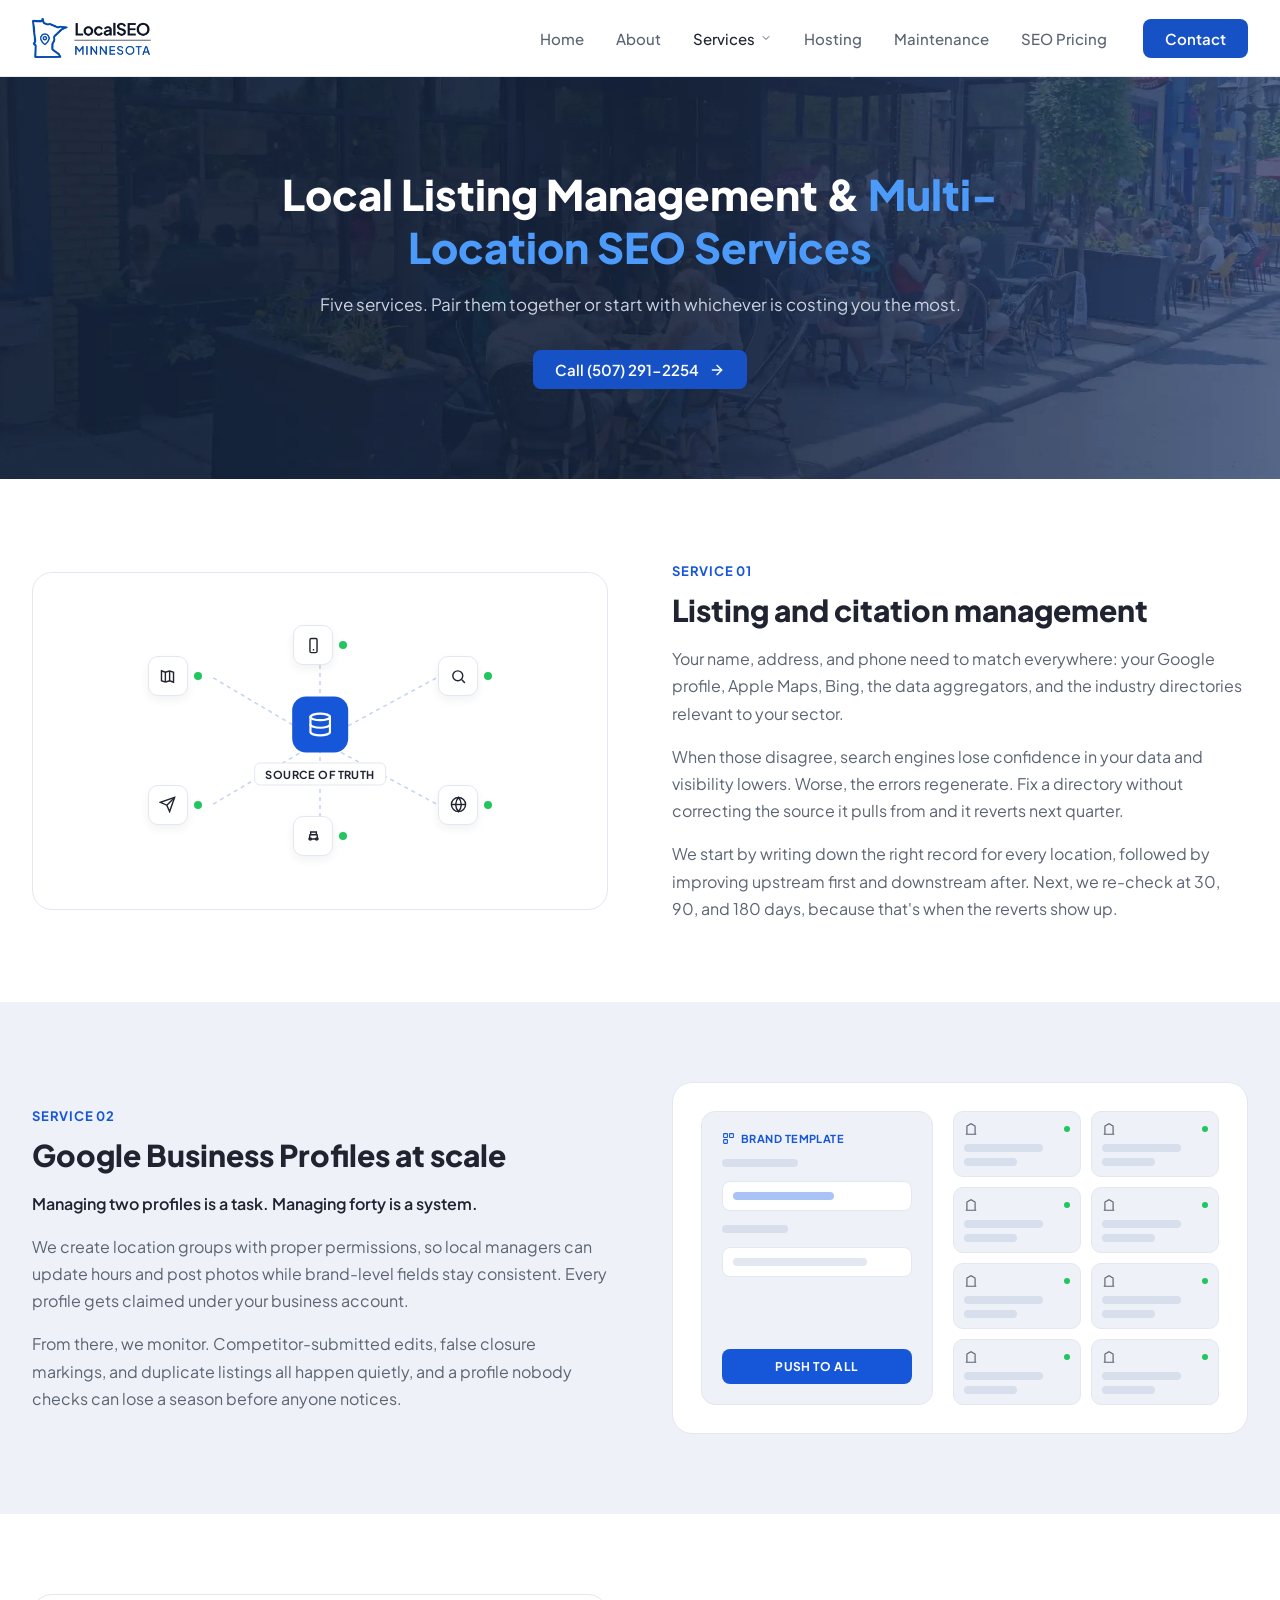
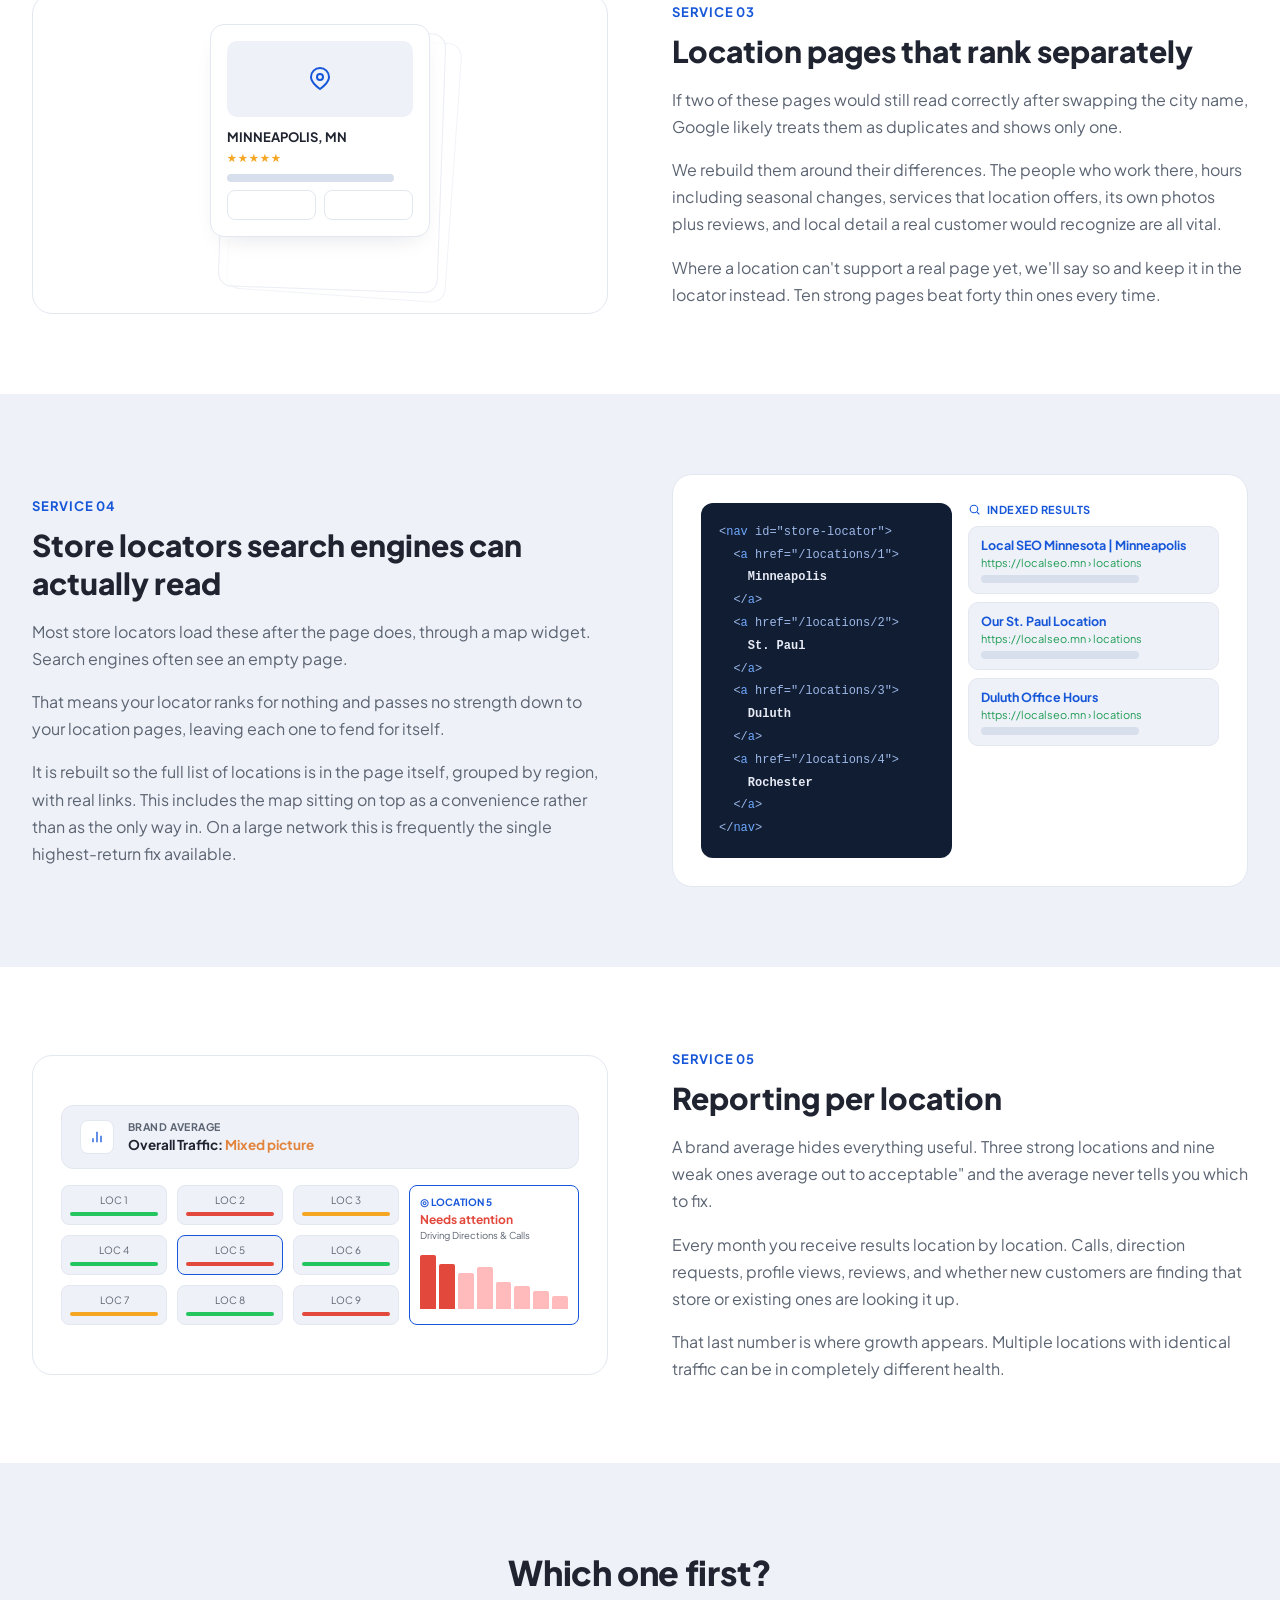
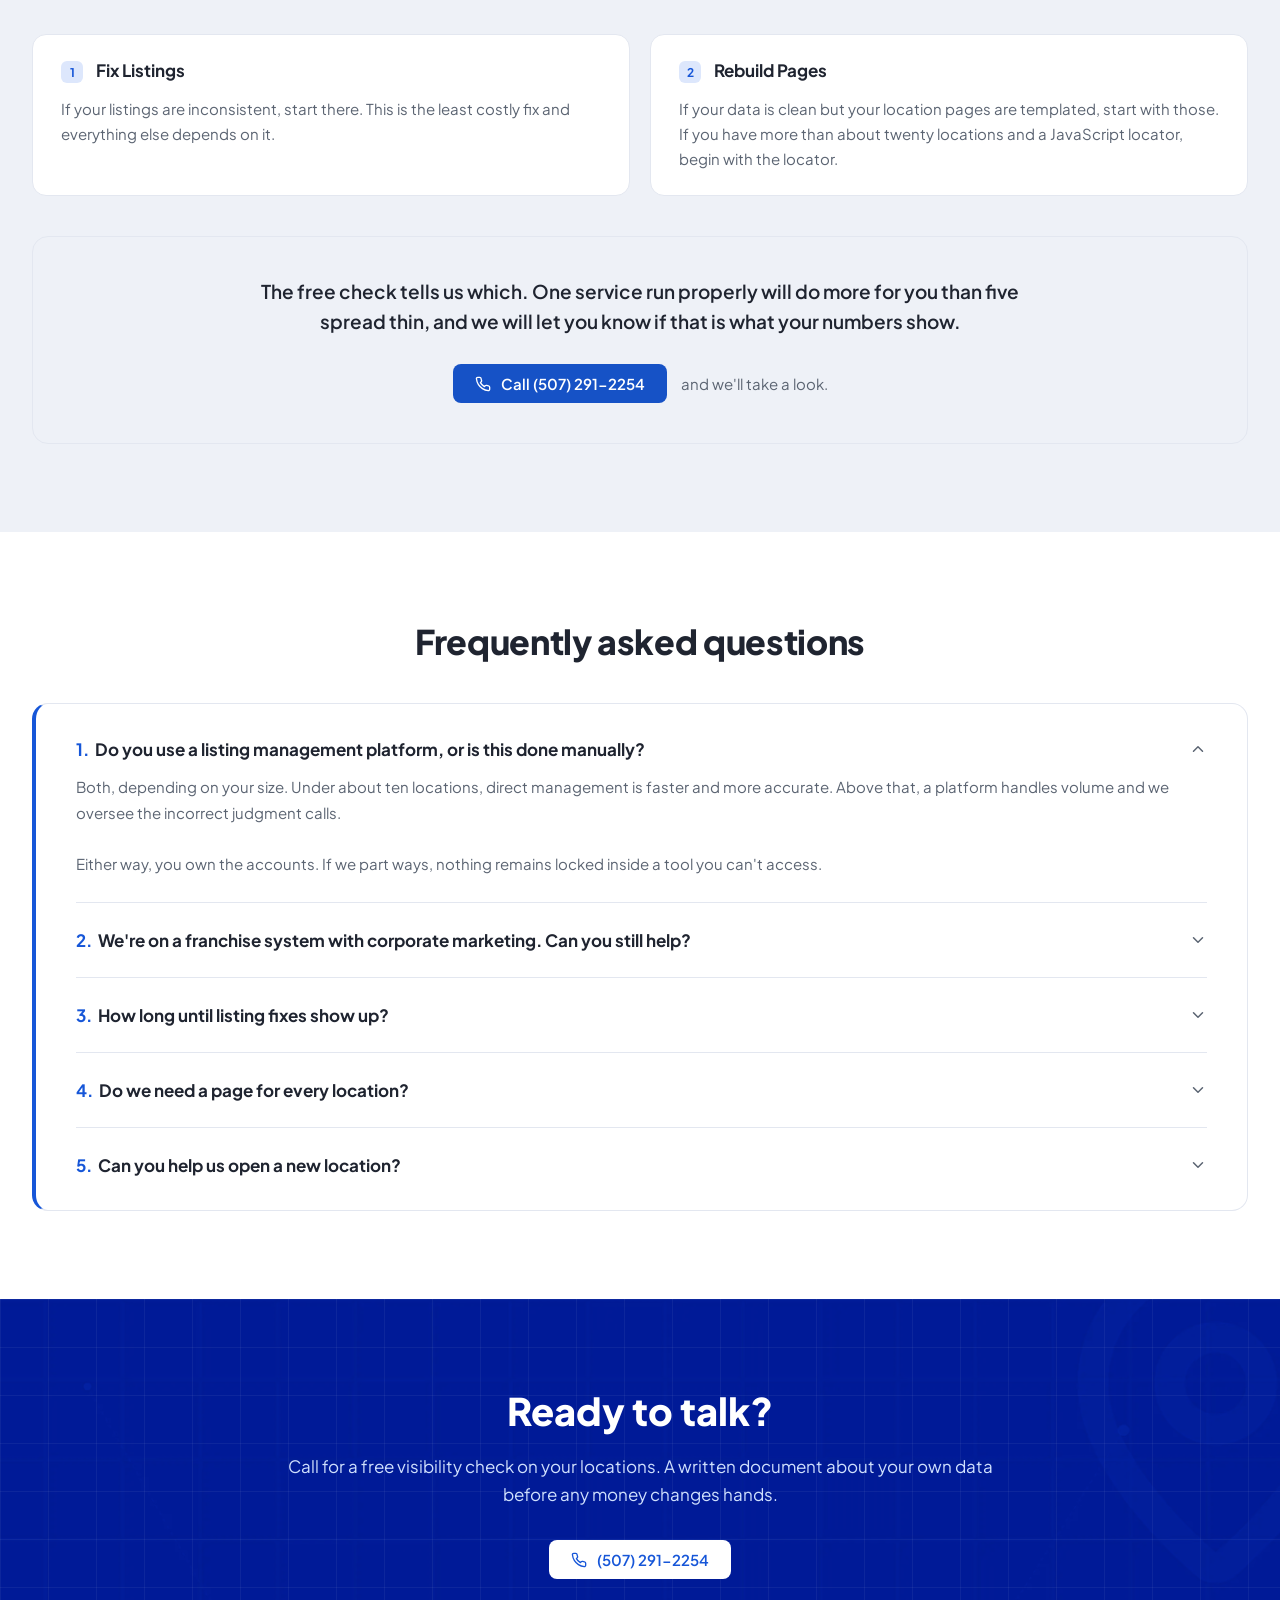
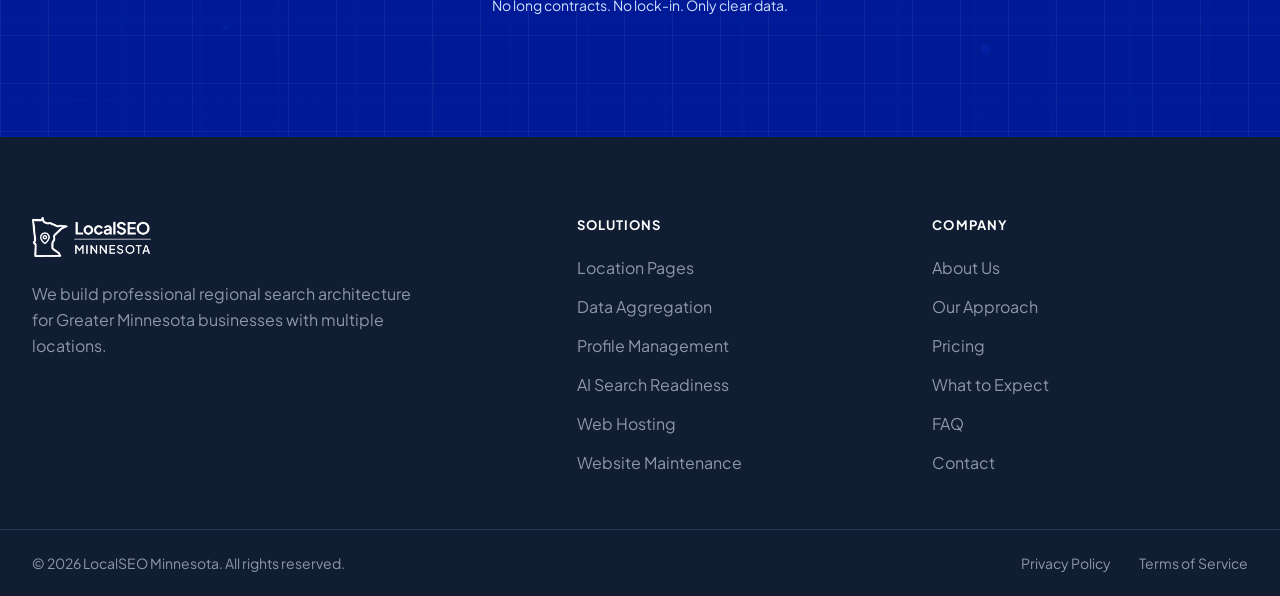
<file: services/index.html>
<!DOCTYPE html>
<html lang="en">
<head>
  <meta charset="UTF-8">
  <meta name="viewport" content="width=device-width, initial-scale=1.0">
  <meta name="robots" content="follow, index, max-snippet:-1, max-video-preview:-1, max-image-preview:large"/>
  <title>Local Listing Management & Multi-Location SEO</title>
    <meta name="description" content="Listing management, Google profiles at scale, location pages that rank separately, crawlable store
locators, and reporting per location."/>
<link rel="canonical" href="https://localseominnesota.com/services/" />
  <link rel="preconnect" href="https://fonts.googleapis.com">
  <link rel="preconnect" href="https://fonts.gstatic.com" crossorigin>
  <link href="https://fonts.googleapis.com/css2?family=Plus+Jakarta+Sans:wght@400;500;600;700;800&display=swap" rel="stylesheet">
  <link rel="stylesheet" href="/css/style.css">
  <link rel="icon" type="image/png" href="/images/favicon.png">
  <!-- Google tag (gtag.js) -->
<script async src="https://www.googletagmanager.com/gtag/js?id=G-CFV7P1F6RG"></script>
<script>
  window.dataLayer = window.dataLayer || [];
  function gtag(){dataLayer.push(arguments);}
  gtag('js', new Date());

  gtag('config', 'G-CFV7P1F6RG');
</script>
  <script type="application/ld+json">
{
  "@context": "https://schema.org",
  "@graph": [
    {
      "@type": "Organization",
      "@id": "https://localseominnesota.com/#organization",
      "name": "Greater Minnesota Local SEO",
      "url": "https://localseominnesota.com/",
      "telephone": "+1-507-291-2254",
      "description": "Minnesota local SEO company helping regional and multi-location brands improve visibility across locations.",
      "areaServed": {
        "@type": "State",
        "name": "Minnesota"
      },
      "knowsAbout": [
        "Local SEO",
        "Multi-Location SEO",
        "Local Listing Management",
        "Citation Management",
        "Google Business Profile Optimization",
        "Location Page SEO",
        "Store Locator SEO",
        "Local SEO Reporting"
      ]
    },
    {
      "@type": "WebSite",
      "@id": "https://localseominnesota.com/#website",
      "url": "https://localseominnesota.com/",
      "name": "Greater Minnesota Local SEO",
      "publisher": {
        "@id": "https://localseominnesota.com/#organization"
      },
      "inLanguage": "en-US"
    },
    {
      "@type": "Service",
      "@id": "https://localseominnesota.com/local-seo-services/#service",
      "name": "Local Listing Management & Multi-Location SEO Services",
      "serviceType": "Multi-Location Local SEO Services",
      "description": "Local listing management, Google Business Profile management, location page SEO, crawlable store locator optimization, and location-level SEO reporting for multi-location businesses.",
      "provider": {
        "@id": "https://localseominnesota.com/#organization"
      },
      "areaServed": {
        "@type": "State",
        "name": "Minnesota"
      },
      "hasOfferCatalog": {
        "@type": "OfferCatalog",
        "name": "Multi-Location SEO Services",
        "itemListElement": [
          {
            "@type": "Offer",
            "itemOffered": {
              "@type": "Service",
              "name": "Listing and Citation Management",
              "serviceType": "Local Listing Management",
              "description": "Management of business name, address, phone, and other location data across Google, Apple Maps, Bing, data aggregators, and relevant industry directories."
            }
          },
          {
            "@type": "Offer",
            "itemOffered": {
              "@type": "Service",
              "name": "Google Business Profiles at Scale",
              "serviceType": "Google Business Profile Management",
              "description": "Management of Google Business Profiles across multiple locations, including location groups, permissions, profile consistency, monitoring, and local profile issues."
            }
          },
          {
            "@type": "Offer",
            "itemOffered": {
              "@type": "Service",
              "name": "Location Pages That Rank Separately",
              "serviceType": "Location Page SEO",
              "description": "Location page optimization focused on unique local information, staff, hours, services, photos, reviews, and other location-specific details."
            }
          },
          {
            "@type": "Offer",
            "itemOffered": {
              "@type": "Service",
              "name": "Store Locator SEO",
              "serviceType": "Store Locator Optimization",
              "description": "Store locator optimization that makes location lists and individual location links accessible and readable to search engines."
            }
          },
          {
            "@type": "Offer",
            "itemOffered": {
              "@type": "Service",
              "name": "Reporting Per Location",
              "serviceType": "Multi-Location SEO Reporting",
              "description": "Location-level reporting covering calls, direction requests, profile views, reviews, traffic, and individual location performance."
            }
          }
        ]
      }
    },
    {
      "@type": "WebPage",
      "@id": "https://localseominnesota.com/local-seo-services/#webpage",
      "url": "https://localseominnesota.com/local-seo-services/",
      "name": "Local Listing Management & Multi-Location SEO",
      "description": "Listing management, Google profiles at scale, location pages that rank separately, crawlable store locators, and reporting per location.",
      "isPartOf": {
        "@id": "https://localseominnesota.com/#website"
      },
      "about": {
        "@id": "https://localseominnesota.com/local-seo-services/#service"
      },
      "mainEntity": {
        "@id": "https://localseominnesota.com/local-seo-services/#service"
      },
      "publisher": {
        "@id": "https://localseominnesota.com/#organization"
      },
      "inLanguage": "en-US"
    },
    {
      "@type": "FAQPage",
      "@id": "https://localseominnesota.com/local-seo-services/#faqpage",
      "url": "https://localseominnesota.com/local-seo-services/",
      "name": "Frequently Asked Questions About Multi-Location SEO Services",
      "isPartOf": {
        "@id": "https://localseominnesota.com/local-seo-services/#webpage"
      },
      "mainEntity": [
        {
          "@type": "Question",
          "name": "Do you use a listing management platform, or is this done manually?",
          "acceptedAnswer": {
            "@type": "Answer",
            "text": "Both, depending on your size. Under about ten locations, direct management is faster and more accurate. Above that, a platform handles volume and we oversee the incorrect judgment calls. Either way, you own the accounts. If we part ways, nothing remains locked inside a tool you can't access."
          }
        },
        {
          "@type": "Question",
          "name": "We're on a franchise system with corporate marketing. Can you still help?",
          "acceptedAnswer": {
            "@type": "Answer",
            "text": "Usually yes, and it's a common situation. Corporate controls the brand site while franchisees edit their own profiles and local presence. This is exactly where things drift. We'll map who controls what before quoting, and work within the franchise agreement. Where corporate policy blocks something, we'll keep you in the loop."
          }
        },
        {
          "@type": "Question",
          "name": "How long until listing fixes show up?",
          "acceptedAnswer": {
            "@type": "Answer",
            "text": "Google profile corrections often show within days. Directory and aggregator updates take longer, approximately four to twelve weeks to propagate fully. The 30, 90, and 180-day re-checks exist because that's when reverts appear. A correction that holds at six months is one that sticks."
          }
        },
        {
          "@type": "Question",
          "name": "Do we need a page for every location?",
          "acceptedAnswer": {
            "@type": "Answer",
            "text": "No, and often you shouldn't have one. A page earns its place when you can fill it with real detail like named staff, real hours, and genuine local content. Locations that can't support that belong in a well-built locator with a properly configured Google profile. This outperforms a thin page."
          }
        },
        {
          "@type": "Question",
          "name": "Can you help us open a new location?",
          "acceptedAnswer": {
            "@type": "Answer",
            "text": "Yes, and it's worth involving us before opening rather than later. Creating and verifying the profile ahead of launch, with the right categories and service areas from day one, avoids duplicate listings that are formed when a new manager sets one up independently."
          }
        }
      ]
    }
  ]
}
</script>
</head>
<body>

  <!-- ============================================================
     header.php
     This is the SINGLE source of truth for the site header.
     Edit this file only — every page that includes it will
     update automatically (nav links, logo, contact button, etc.)
     ============================================================ -->
<header class="site-header">
  <div class="site-header__inner">

    <a href="/" class="brand" aria-label="LocalSEO Minnesota — Home">
      <img src="/images/logo.webp" alt="LocalSEO Minnesota" class="brand__logo-img">
    </a>

    <button class="nav-toggle" id="navToggle" aria-label="Toggle navigation menu" aria-expanded="false" aria-controls="primaryNav">
      <span></span>
      <span></span>
      <span></span>
    </button>

    <nav class="primary-nav" id="primaryNav" aria-label="Primary">
      <ul class="primary-nav__list">
        <li><a href="/">Home</a></li>
        <li><a href="/about/">About</a></li>
        <li class="has-submenu">
          <a href="/services/" class="is-active">
            Services
            <img src="data:image/svg+xml;utf8,<svg xmlns='http://www.w3.org/2000/svg' viewBox='0 0 24 24' fill='none' stroke='%235b6472' stroke-width='2' stroke-linecap='round' stroke-linejoin='round' width='12' height='12'><polyline points='6 9 12 15 18 9'/></svg>" alt="" class="submenu-caret" />
          </a>
          <ul class="submenu">
            <li><a href="/website-design/">Website Design</a></li>
          </ul>
        </li>
        <li><a href="/hosting/">Hosting</a></li>
        <li><a href="/maintenance/">Maintenance</a></li>
        <li><a href="/seo-pricing/">SEO Pricing</a></li>
      </ul>
      <a href="/contact/" class="btn btn--primary nav-cta">Contact</a>
    </nav>

  </div>
</header>

  <!-- ============================================================
       HERO
       ============================================================ -->
  <section class="hero-photo">
    <div class="hero-photo__inner">
      <h1>Local Listing Management & <span class="accent-bright">Multi-Location SEO Services</span></h1>
      <p>Five services. Pair them together or start with whichever is costing you the most.</p>
      <a href="tel:15072912254" class="btn btn--primary btn--arrow">
        Call (507) 291-2254
        <img src="data:image/svg+xml;utf8,<svg xmlns='http://www.w3.org/2000/svg' viewBox='0 0 24 24' fill='none' stroke='%23ffffff' stroke-width='2' stroke-linecap='round' stroke-linejoin='round'><line x1='5' y1='12' x2='19' y2='12'/><polyline points='12 5 19 12 12 19'/></svg>" alt="" class="icon-img" />
      </a>
    </div>
  </section>

  <!-- ============================================================
       SERVICE 01 — Listing and citation management
       ============================================================ -->
  <div class="section--white">
    <div class="service-row">
      <div class="service-visual">
        <div class="sot-diagram">
          <img src="data:image/svg+xml;utf8,<svg viewBox='0 0 400 280' xmlns='http://www.w3.org/2000/svg'> <line x1='200' y1='140' x2='200' y2='45' stroke='%23c3d3f2' stroke-width='1.5' stroke-dasharray='4 4'/> <line x1='200' y1='140' x2='90' y2='75' stroke='%23c3d3f2' stroke-width='1.5' stroke-dasharray='4 4'/> <line x1='200' y1='140' x2='320' y2='75' stroke='%23c3d3f2' stroke-width='1.5' stroke-dasharray='4 4'/> <line x1='200' y1='140' x2='90' y2='205' stroke='%23c3d3f2' stroke-width='1.5' stroke-dasharray='4 4'/> <line x1='200' y1='140' x2='320' y2='205' stroke='%23c3d3f2' stroke-width='1.5' stroke-dasharray='4 4'/> <line x1='200' y1='140' x2='200' y2='235' stroke='%23c3d3f2' stroke-width='1.5' stroke-dasharray='4 4'/> </svg>" alt="" class="icon-img" />

          <div class="sot-center">
            <span class="sot-center__icon">
              <img src="data:image/svg+xml;utf8,<svg xmlns='http://www.w3.org/2000/svg' viewBox='0 0 24 24' fill='none' stroke='%23ffffff' stroke-width='2' stroke-linecap='round' stroke-linejoin='round'><ellipse cx='12' cy='5' rx='9' ry='3'/><path d='M3 5v14c0 1.66 4.03 3 9 3s9-1.34 9-3V5'/><path d='M3 12c0 1.66 4.03 3 9 3s9-1.34 9-3'/></svg>" alt="" class="icon-img" />
            </span>
            <span class="sot-center__label">SOURCE OF TRUTH</span>
          </div>

          <div class="sot-node" style="top:16%; left:50%;">
            <span class="sot-node__box"><img src="data:image/svg+xml;utf8,<svg xmlns='http://www.w3.org/2000/svg' viewBox='0 0 24 24' fill='none' stroke='%231f2430' stroke-width='2'><rect x='7' y='2' width='10' height='20' rx='2'/><line x1='11' y1='18' x2='13' y2='18'/></svg>" alt="" class="icon-img" /></span>
            <span class="sot-node__dot"></span>
          </div>
          <div class="sot-node" style="top:27%; left:22%;">
            <span class="sot-node__box"><img src="data:image/svg+xml;utf8,<svg xmlns='http://www.w3.org/2000/svg' viewBox='0 0 24 24' fill='none' stroke='%231f2430' stroke-width='2'><path d='M9 20l-5.5-2V4L9 6m0 14l6-2m-6 2V6m6 12l5.5 2V6L15 4m0 14V4m0 0L9 6'/></svg>" alt="" class="icon-img" /></span>
            <span class="sot-node__dot"></span>
          </div>
          <div class="sot-node" style="top:27%; left:78%;">
            <span class="sot-node__box"><img src="data:image/svg+xml;utf8,<svg xmlns='http://www.w3.org/2000/svg' viewBox='0 0 24 24' fill='none' stroke='%231f2430' stroke-width='2'><circle cx='11' cy='11' r='7'/><line x1='21' y1='21' x2='16.65' y2='16.65'/></svg>" alt="" class="icon-img" /></span>
            <span class="sot-node__dot"></span>
          </div>
          <div class="sot-node" style="top:73%; left:22%;">
            <span class="sot-node__box"><img src="data:image/svg+xml;utf8,<svg xmlns='http://www.w3.org/2000/svg' viewBox='0 0 24 24' fill='none' stroke='%231f2430' stroke-width='2'><line x1='22' y1='2' x2='11' y2='13'/><polygon points='22 2 15 22 11 13 2 9 22 2'/></svg>" alt="" class="icon-img" /></span>
            <span class="sot-node__dot"></span>
          </div>
          <div class="sot-node" style="top:73%; left:78%;">
            <span class="sot-node__box"><img src="data:image/svg+xml;utf8,<svg xmlns='http://www.w3.org/2000/svg' viewBox='0 0 24 24' fill='none' stroke='%231f2430' stroke-width='2'><circle cx='12' cy='12' r='10'/><line x1='2' y1='12' x2='22' y2='12'/><path d='M12 2a15.3 15.3 0 0 1 4 10 15.3 15.3 0 0 1-4 10 15.3 15.3 0 0 1-4-10 15.3 15.3 0 0 1 4-10z'/></svg>" alt="" class="icon-img" /></span>
            <span class="sot-node__dot"></span>
          </div>
          <div class="sot-node" style="top:84%; left:50%;">
            <span class="sot-node__box"><img src="data:image/svg+xml;utf8,<svg xmlns='http://www.w3.org/2000/svg' viewBox='0 0 24 24' fill='none' stroke='%231f2430' stroke-width='2'><path d='M5 17h14M6 17l1-6h10l1 6M8 11V7h8v4'/><circle cx='7.5' cy='17' r='1.5'/><circle cx='16.5' cy='17' r='1.5'/></svg>" alt="" class="icon-img" /></span>
            <span class="sot-node__dot"></span>
          </div>
        </div>
      </div>

      <div class="service-copy">
        <span class="eyebrow">Service 01</span>
        <h2>Listing and citation management</h2>
        <p>Your name, address, and phone need to match everywhere: your Google profile, Apple Maps, Bing, the data aggregators, and the industry directories relevant to your sector.</p>
        <p>When those disagree, search engines lose confidence in your data and visibility lowers. Worse, the errors regenerate. Fix a directory without correcting the source it pulls from and it reverts next quarter.</p>
        <p>We start by writing down the right record for every location, followed by improving upstream first and downstream after. Next, we re-check at 30, 90, and 180 days, because that's when the reverts show up.</p>
      </div>
    </div>
  </div>

  <!-- ============================================================
       SERVICE 02 — Google Business Profiles at scale
       ============================================================ -->
  <div class="section--soft">
    <div class="service-row service-row--reverse">
      <div class="service-visual">
        <div class="profiles-mock">
          <div class="profiles-template">
            <span class="profiles-template__label">
              <img src="data:image/svg+xml;utf8,<svg xmlns='http://www.w3.org/2000/svg' viewBox='0 0 24 24' fill='none' stroke='%231656d8' stroke-width='2'><rect x='3' y='3' width='7' height='7' rx='1'/><rect x='14' y='3' width='7' height='7' rx='1'/><rect x='3' y='14' width='7' height='7' rx='1'/></svg>" alt="" class="icon-img" />
              Brand Template
            </span>
            <div class="skeleton-line" style="width:40%;"></div>
            <div class="skeleton-field"><div class="skeleton-line"></div></div>
            <div class="skeleton-line" style="width:35%;"></div>
            <div class="skeleton-field"><div class="skeleton-line" style="background:#e3e7f0; width:80%;"></div></div>
            <div class="profiles-template__push">PUSH TO ALL</div>
          </div>

          <div class="profiles-grid">
                        <div class="profile-card">
              <div class="profile-card__top">
                <img src="data:image/svg+xml;utf8,<svg xmlns='http://www.w3.org/2000/svg' viewBox='0 0 24 24' fill='none' stroke='%235b6472' stroke-width='2'><path d='M3 21h18M5 21V7l7-4 7 4v14'/></svg>" alt="" class="icon-img" />
                <span class="profile-card__dot"></span>
              </div>
              <div class="skeleton-line" style="width:75%; margin-bottom:6px;"></div>
              <div class="skeleton-line" style="width:50%;"></div>
            </div>
                        <div class="profile-card">
              <div class="profile-card__top">
                <img src="data:image/svg+xml;utf8,<svg xmlns='http://www.w3.org/2000/svg' viewBox='0 0 24 24' fill='none' stroke='%235b6472' stroke-width='2'><path d='M3 21h18M5 21V7l7-4 7 4v14'/></svg>" alt="" class="icon-img" />
                <span class="profile-card__dot"></span>
              </div>
              <div class="skeleton-line" style="width:75%; margin-bottom:6px;"></div>
              <div class="skeleton-line" style="width:50%;"></div>
            </div>
                        <div class="profile-card">
              <div class="profile-card__top">
                <img src="data:image/svg+xml;utf8,<svg xmlns='http://www.w3.org/2000/svg' viewBox='0 0 24 24' fill='none' stroke='%235b6472' stroke-width='2'><path d='M3 21h18M5 21V7l7-4 7 4v14'/></svg>" alt="" class="icon-img" />
                <span class="profile-card__dot"></span>
              </div>
              <div class="skeleton-line" style="width:75%; margin-bottom:6px;"></div>
              <div class="skeleton-line" style="width:50%;"></div>
            </div>
                        <div class="profile-card">
              <div class="profile-card__top">
                <img src="data:image/svg+xml;utf8,<svg xmlns='http://www.w3.org/2000/svg' viewBox='0 0 24 24' fill='none' stroke='%235b6472' stroke-width='2'><path d='M3 21h18M5 21V7l7-4 7 4v14'/></svg>" alt="" class="icon-img" />
                <span class="profile-card__dot"></span>
              </div>
              <div class="skeleton-line" style="width:75%; margin-bottom:6px;"></div>
              <div class="skeleton-line" style="width:50%;"></div>
            </div>
                        <div class="profile-card">
              <div class="profile-card__top">
                <img src="data:image/svg+xml;utf8,<svg xmlns='http://www.w3.org/2000/svg' viewBox='0 0 24 24' fill='none' stroke='%235b6472' stroke-width='2'><path d='M3 21h18M5 21V7l7-4 7 4v14'/></svg>" alt="" class="icon-img" />
                <span class="profile-card__dot"></span>
              </div>
              <div class="skeleton-line" style="width:75%; margin-bottom:6px;"></div>
              <div class="skeleton-line" style="width:50%;"></div>
            </div>
                        <div class="profile-card">
              <div class="profile-card__top">
                <img src="data:image/svg+xml;utf8,<svg xmlns='http://www.w3.org/2000/svg' viewBox='0 0 24 24' fill='none' stroke='%235b6472' stroke-width='2'><path d='M3 21h18M5 21V7l7-4 7 4v14'/></svg>" alt="" class="icon-img" />
                <span class="profile-card__dot"></span>
              </div>
              <div class="skeleton-line" style="width:75%; margin-bottom:6px;"></div>
              <div class="skeleton-line" style="width:50%;"></div>
            </div>
                        <div class="profile-card">
              <div class="profile-card__top">
                <img src="data:image/svg+xml;utf8,<svg xmlns='http://www.w3.org/2000/svg' viewBox='0 0 24 24' fill='none' stroke='%235b6472' stroke-width='2'><path d='M3 21h18M5 21V7l7-4 7 4v14'/></svg>" alt="" class="icon-img" />
                <span class="profile-card__dot"></span>
              </div>
              <div class="skeleton-line" style="width:75%; margin-bottom:6px;"></div>
              <div class="skeleton-line" style="width:50%;"></div>
            </div>
                        <div class="profile-card">
              <div class="profile-card__top">
                <img src="data:image/svg+xml;utf8,<svg xmlns='http://www.w3.org/2000/svg' viewBox='0 0 24 24' fill='none' stroke='%235b6472' stroke-width='2'><path d='M3 21h18M5 21V7l7-4 7 4v14'/></svg>" alt="" class="icon-img" />
                <span class="profile-card__dot"></span>
              </div>
              <div class="skeleton-line" style="width:75%; margin-bottom:6px;"></div>
              <div class="skeleton-line" style="width:50%;"></div>
            </div>
                      </div>
        </div>
      </div>

      <div class="service-copy">
        <span class="eyebrow">Service 02</span>
        <h2>Google Business Profiles at scale</h2>
        <p class="lede">Managing two profiles is a task. Managing forty is a system.</p>
        <p>We create location groups with proper permissions, so local managers can update hours and post photos while brand-level fields stay consistent. Every profile gets claimed under your business account.</p>
        <p>From there, we monitor. Competitor-submitted edits, false closure markings, and duplicate listings all happen quietly, and a profile nobody checks can lose a season before anyone notices.</p>
      </div>
    </div>
  </div>

  <!-- ============================================================
       SERVICE 03 — Location pages that rank separately
       ============================================================ -->
  <div class="section--white">
    <div class="service-row">
      <div class="service-visual">
        <div class="card-stack">
          <div class="card-stack__layer"></div>
          <div class="card-stack__layer"></div>
          <div class="card-stack__front">
            <div class="card-stack__photo">
              <img src="data:image/svg+xml;utf8,<svg xmlns='http://www.w3.org/2000/svg' viewBox='0 0 24 24' fill='none' stroke='%231656d8' stroke-width='2'><path d='M21 10c0 6-9 12-9 12s-9-6-9-12a9 9 0 0 1 18 0z'/><circle cx='12' cy='10' r='3'/></svg>" alt="" class="icon-img" />
            </div>
            <div class="card-stack__title">MINNEAPOLIS, MN</div>
            <div class="card-stack__stars">&#9733;&#9733;&#9733;&#9733;&#9733;</div>
            <div class="skeleton-line" style="width:90%; margin-bottom:8px;"></div>
            <div style="display:flex; gap:8px;">
              <div class="skeleton-field" style="flex:1;"></div>
              <div class="skeleton-field" style="flex:1;"></div>
            </div>
          </div>
        </div>
      </div>

      <div class="service-copy">
        <span class="eyebrow">Service 03</span>
        <h2>Location pages that rank separately</h2>
        <p>If two of these pages would still read correctly after swapping the city name, Google likely treats them as duplicates and shows only one.</p>
        <p>We rebuild them around their differences. The people who work there, hours including seasonal changes, services that location offers, its own photos plus reviews, and local detail a real customer would recognize are all vital.</p>
        <p>Where a location can't support a real page yet, we'll say so and keep it in the locator instead. Ten strong pages beat forty thin ones every time.</p>
      </div>
    </div>
  </div>

  <!-- ============================================================
       SERVICE 04 — Store locators search engines can actually read
       ============================================================ -->
  <div class="section--soft">
    <div class="service-row service-row--reverse">
      <div class="service-visual">
        <div class="locator-mock">
          <div class="locator-code">
            <div>&lt;<span class="tag">nav</span> id="store-locator"&gt;</div>
            <div>&nbsp;&nbsp;&lt;<span class="tag">a</span> href="/locations/1"&gt;</div>
            <div>&nbsp;&nbsp;&nbsp;&nbsp;<span class="txt">Minneapolis</span></div>
            <div>&nbsp;&nbsp;&lt;/<span class="tag">a</span>&gt;</div>
            <div>&nbsp;&nbsp;&lt;<span class="tag">a</span> href="/locations/2"&gt;</div>
            <div>&nbsp;&nbsp;&nbsp;&nbsp;<span class="txt">St. Paul</span></div>
            <div>&nbsp;&nbsp;&lt;/<span class="tag">a</span>&gt;</div>
            <div>&nbsp;&nbsp;&lt;<span class="tag">a</span> href="/locations/3"&gt;</div>
            <div>&nbsp;&nbsp;&nbsp;&nbsp;<span class="txt">Duluth</span></div>
            <div>&nbsp;&nbsp;&lt;/<span class="tag">a</span>&gt;</div>
            <div>&nbsp;&nbsp;&lt;<span class="tag">a</span> href="/locations/4"&gt;</div>
            <div>&nbsp;&nbsp;&nbsp;&nbsp;<span class="txt">Rochester</span></div>
            <div>&nbsp;&nbsp;&lt;/<span class="tag">a</span>&gt;</div>
            <div>&lt;/<span class="tag">nav</span>&gt;</div>
          </div>

          <div class="locator-results">
            <span class="locator-results__label">
              <img src="data:image/svg+xml;utf8,<svg xmlns='http://www.w3.org/2000/svg' viewBox='0 0 24 24' fill='none' stroke='%231656d8' stroke-width='2'><circle cx='11' cy='11' r='7'/><line x1='21' y1='21' x2='16.65' y2='16.65'/></svg>" alt="" class="icon-img" />
              Indexed Results
            </span>
            <div class="locator-result">
              <strong>Local SEO Minnesota | Minneapolis</strong>
              <span>https://localseo.mn &rsaquo; locations</span>
              <div class="skeleton-line"></div>
            </div>
            <div class="locator-result">
              <strong>Our St. Paul Location</strong>
              <span>https://localseo.mn &rsaquo; locations</span>
              <div class="skeleton-line"></div>
            </div>
            <div class="locator-result">
              <strong>Duluth Office Hours</strong>
              <span>https://localseo.mn &rsaquo; locations</span>
              <div class="skeleton-line"></div>
            </div>
          </div>
        </div>
      </div>

      <div class="service-copy">
        <span class="eyebrow">Service 04</span>
        <h2>Store locators search engines can actually read</h2>
        <p>Most store locators load these after the page does, through a map widget. Search engines often see an empty page.</p>
        <p>That means your locator ranks for nothing and passes no strength down to your location pages, leaving each one to fend for itself.</p>
        <p>It is rebuilt  so the full list of locations is in the page itself, grouped by region, with real links. This includes the map sitting on top as a convenience rather than as the only way in. On a large network this is frequently the single highest-return fix available.</p>
      </div>
    </div>
  </div>

  <!-- ============================================================
       SERVICE 05 — Reporting per location
       ============================================================ -->
  <div class="section--white">
    <div class="service-row">
      <div class="service-visual">
        <div class="report-mock">
          <div class="report-header">
            <span class="report-header__icon">
              <img src="data:image/svg+xml;utf8,<svg xmlns='http://www.w3.org/2000/svg' viewBox='0 0 24 24' fill='none' stroke='%231656d8' stroke-width='2'><line x1='18' y1='20' x2='18' y2='10'/><line x1='12' y1='20' x2='12' y2='4'/><line x1='6' y1='20' x2='6' y2='14'/></svg>" alt="" class="icon-img" />
            </span>
            <div>
              <small>Brand Average</small>
              <strong>Overall Traffic: <span class="warn">Mixed picture</span></strong>
            </div>
          </div>

          <div class="report-grid">
            <div class="report-loc"><span>LOC 1</span><div class="bar"></div></div>
            <div class="report-loc"><span>LOC 2</span><div class="bar low"></div></div>
            <div class="report-loc"><span>LOC 3</span><div class="bar mid"></div></div>

            <div class="report-detail">
              <div class="report-detail__label">&#9678; LOCATION 5</div>
              <div class="report-detail__title">Needs attention</div>
              <div class="report-detail__sub">Driving Directions &amp; Calls</div>
              <div class="report-bars">
                <span style="height:90%; background:#e2483c;"></span>
                <span style="height:75%; background:#e2483c;"></span>
                <span style="height:60%;"></span>
                <span style="height:70%;"></span>
                <span style="height:45%;"></span>
                <span style="height:38%;"></span>
                <span style="height:30%;"></span>
                <span style="height:22%;"></span>
              </div>
            </div>

            <div class="report-loc"><span>LOC 4</span><div class="bar"></div></div>
            <div class="report-loc" style="border-color:var(--color-accent-blue);"><span>LOC 5</span><div class="bar low"></div></div>
            <div class="report-loc"><span>LOC 6</span><div class="bar"></div></div>

            <div class="report-loc"><span>LOC 7</span><div class="bar mid"></div></div>
            <div class="report-loc"><span>LOC 8</span><div class="bar"></div></div>
            <div class="report-loc"><span>LOC 9</span><div class="bar low"></div></div>
          </div>
        </div>
      </div>

      <div class="service-copy">
        <span class="eyebrow">Service 05</span>
        <h2>Reporting per location</h2>
        <p>A brand average hides everything useful. Three strong locations and nine weak ones average out to acceptable" and the average never tells you which to fix.</p>
        <p>Every month you receive results location by location. Calls, direction requests, profile views, reviews, and whether new customers are finding that store or existing ones are looking it up.</p>
        <p>That last number is where growth appears. Multiple locations with identical traffic can be in completely different health.</p>
      </div>
    </div>
  </div>

  <!-- ============================================================
       WHICH ONE FIRST
       ============================================================ -->
  <section class="section section--soft">
    <div class="section__inner text-center">
      <h2 class="section-heading">Which one first?</h2>

      <div class="priority-grid text-left">
        <div class="priority-card">
          <span class="priority-card__num">1</span>
          <h3>Fix Listings</h3>
          <p>If your listings are inconsistent, start there. This is the least costly fix and everything else depends on it.</p>
        </div>

        <div class="priority-card">
          <span class="priority-card__num">2</span>
          <h3>Rebuild Pages</h3>
          <p>If your data is clean but your location pages are templated, start with those. If you have more than about twenty locations and a JavaScript locator, begin with the locator.</p>
        </div>
      </div>

      <div class="priority-callout">
        <p>The free check tells us which. One service run properly will do more for you than five spread thin, and we will let you know if that is what your numbers show.</p>
        <div class="priority-callout__cta">
          <a href="tel:15072912254" class="btn btn--primary">
            <img src="data:image/svg+xml;utf8,<svg xmlns='http://www.w3.org/2000/svg' viewBox='0 0 24 24' fill='none' stroke='%23ffffff' stroke-width='2' stroke-linecap='round' stroke-linejoin='round' width='16' height='16'><path d='M22 16.92v3a2 2 0 0 1-2.18 2 19.79 19.79 0 0 1-8.63-3.07 19.5 19.5 0 0 1-6-6 19.79 19.79 0 0 1-3.07-8.67A2 2 0 0 1 4.11 2h3a2 2 0 0 1 2 1.72c.127.96.361 1.903.7 2.81a2 2 0 0 1-.45 2.11L8.09 9.91a16 16 0 0 0 6 6l1.27-1.27a2 2 0 0 1 2.11-.45c.907.339 1.85.573 2.81.7A2 2 0 0 1 22 16.92z'/></svg>" alt="" class="icon-img" />
            Call (507) 291-2254
          </a>
          <span>and we'll take a look.</span>
        </div>
      </div>
    </div>
  </section>

  <!-- ============================================================
       FAQ
       ============================================================ -->
  <section class="section section--white">
    <div class="section__inner text-center">
      <h2 class="section-heading">Frequently asked questions</h2>

      <div class="faq-list text-left" id="faqList">
        <div class="faq-item is-open">
          <button class="faq-item__question" type="button">
            <h3><span class="faq-num">1.</span>Do you use a listing management platform, or is this done manually?</h3>
            <img src="data:image/svg+xml;utf8,<svg xmlns='http://www.w3.org/2000/svg' viewBox='0 0 24 24' fill='none' stroke='%235b6472' stroke-width='2' stroke-linecap='round' stroke-linejoin='round'><polyline points='6 9 12 15 18 9'/></svg>" alt="" class="icon-img" />
          </button>
          <div class="faq-item__answer">
            <p>Both, depending on your size. Under about ten locations, direct management is faster and more accurate. Above that, a platform handles  volume and we oversee the incorrect judgment calls. <br><br>Either way, you own the accounts. If we part ways, nothing remains locked inside a tool you can't access.</p>
          </div>
        </div>

        <div class="faq-item">
          <button class="faq-item__question" type="button">
            <h3><span class="faq-num">2.</span>We're on a franchise system with corporate marketing. Can you still help?</h3>
            <img src="data:image/svg+xml;utf8,<svg xmlns='http://www.w3.org/2000/svg' viewBox='0 0 24 24' fill='none' stroke='%235b6472' stroke-width='2' stroke-linecap='round' stroke-linejoin='round'><polyline points='6 9 12 15 18 9'/></svg>" alt="" class="icon-img" />
          </button>
          <div class="faq-item__answer">
            <p>Usually yes, and it's a common situation. Corporate controls the brand site while franchisees edit their own profiles and local presence. This is exactly where things drift.<br><br>We'll map who controls what before quoting, and work within the franchise agreement. Where corporate policy blocks something, we'll keep you in the loop.</p>
          </div>
        </div>

        <div class="faq-item">
          <button class="faq-item__question" type="button">
            <h3><span class="faq-num">3.</span>How long until listing fixes show up?</h3>
            <img src="data:image/svg+xml;utf8,<svg xmlns='http://www.w3.org/2000/svg' viewBox='0 0 24 24' fill='none' stroke='%235b6472' stroke-width='2' stroke-linecap='round' stroke-linejoin='round'><polyline points='6 9 12 15 18 9'/></svg>" alt="" class="icon-img" />
          </button>
          <div class="faq-item__answer">
            <p>Google profile corrections often show within days. Directory and aggregator updates take longer, approximately four to twelve weeks to propagate fully.<br><br>The 30, 90, and 180-day re-checks exist because that's when reverts appear. A correction that holds at six months is one that sticks.</p>
          </div>
        </div>

        <div class="faq-item">
          <button class="faq-item__question" type="button">
            <h3><span class="faq-num">4.</span>Do we need a page for every location?</h3>
            <img src="data:image/svg+xml;utf8,<svg xmlns='http://www.w3.org/2000/svg' viewBox='0 0 24 24' fill='none' stroke='%235b6472' stroke-width='2' stroke-linecap='round' stroke-linejoin='round'><polyline points='6 9 12 15 18 9'/></svg>" alt="" class="icon-img" />
          </button>
          <div class="faq-item__answer">
            <p>No, and often you shouldn't have one. A page earns its place when you can fill it with real detail like named staff, real hours, genuine local content.<br><br>Locations that can't support that belong in a well-built locator with a properly configured Google profile. This outperforms a thin page.</p>
          </div>
        </div>

        <div class="faq-item">
          <button class="faq-item__question" type="button">
            <h3><span class="faq-num">5.</span>Can you help us open a new location?</h3>
            <img src="data:image/svg+xml;utf8,<svg xmlns='http://www.w3.org/2000/svg' viewBox='0 0 24 24' fill='none' stroke='%235b6472' stroke-width='2' stroke-linecap='round' stroke-linejoin='round'><polyline points='6 9 12 15 18 9'/></svg>" alt="" class="icon-img" />
          </button>
          <div class="faq-item__answer">
            <p>Yes, and it's worth involving us before opening rather than later. Creating and verifying the profile ahead of launch, with the right categories and service areas from day one, avoids duplicate listings that are formed when a new manager sets one up independently.</p>
          </div>
        </div>
      </div>
    </div>
  </section>

  <!-- ============================================================
       FINAL CTA
       ============================================================ -->
  <section class="section final-cta final-cta--photo">
    <div class="section__inner final-cta__inner">
      <h2>Ready to talk?</h2>
      <p>Call for a free visibility check on your locations. A written document about your own data before any money changes hands.</p>
      <a href="tel:15072912254" class="btn btn--white">
        <img src="data:image/svg+xml;utf8,<svg xmlns='http://www.w3.org/2000/svg' viewBox='0 0 24 24' fill='none' stroke='%231656d8' stroke-width='2' stroke-linecap='round' stroke-linejoin='round'><path d='M22 16.92v3a2 2 0 0 1-2.18 2 19.79 19.79 0 0 1-8.63-3.07 19.5 19.5 0 0 1-6-6 19.79 19.79 0 0 1-3.07-8.67A2 2 0 0 1 4.11 2h3a2 2 0 0 1 2 1.72c.127.96.361 1.903.7 2.81a2 2 0 0 1-.45 2.11L8.09 9.91a16 16 0 0 0 6 6l1.27-1.27a2 2 0 0 1 2.11-.45c.907.339 1.85.573 2.81.7A2 2 0 0 1 22 16.92z'/></svg>" alt="" class="icon-img" />
        (507) 291-2254
      </a>
      <p class="final-cta__note">No long contracts. No lock-in. Only clear data.</p>
    </div>
  </section>

  <!-- ============================================================
     footer.php — single source of truth for the site footer.
     Edit this file only — every page that includes it updates
     automatically (link columns, tagline, copyright, etc.)
     ============================================================ -->
<footer class="site-footer">
  <div class="site-footer__top">

    <div class="footer-brand">
      <a href="/" class="brand brand--light" aria-label="LocalSEO Minnesota — Home">
        <img src="/images/logo.webp" alt="LocalSEO Minnesota" class="brand__logo-img brand__logo-img--light">
      </a>
      <p class="footer-tagline">We build professional regional search architecture for Greater Minnesota businesses with multiple locations.</p>
    </div>

    <nav class="footer-col" aria-label="Solutions">
      <h3 class="footer-col__title">Solutions</h3>
      <ul>
        <li><a href="#">Location Pages</a></li>
        <li><a href="#">Data Aggregation</a></li>
        <li><a href="#">Profile Management</a></li>
        <li><a href="#">AI Search Readiness</a></li>
        <li><a href="https://localseominnesota.com/hosting/">Web Hosting</a></li>
        <li><a href="https://localseominnesota.com/maintenance/">Website Maintenance</a></li>
      </ul>
    </nav>

    <nav class="footer-col" aria-label="Company">
      <h3 class="footer-col__title">Company</h3>
      <ul>
        <li><a href="https://localseominnesota.com/about/">About Us</a></li>
        <li><a href="#">Our Approach</a></li>
        <li><a href="https://localseominnesota.com/seo-pricing/">Pricing</a></li>
        <li><a href="#">What to Expect</a></li>
        <li><a href="#">FAQ</a></li>
        <li><a href="https://localseominnesota.com/contact/">Contact</a></li>
      </ul>
    </nav>

  </div>

  <div class="site-footer__bottom">
    <p>&copy; 2026 LocalSEO Minnesota. All rights reserved.</p>
    <div class="footer-legal">
      <a href="#">Privacy Policy</a>
      <a href="#">Terms of Service</a>
    </div>
  </div>
</footer>

<script src="/js/script.js"></script>

  <script>
    document.addEventListener('DOMContentLoaded', function () {
      document.querySelectorAll('.faq-item__question').forEach(function (btn) {
        btn.addEventListener('click', function () {
          var item = btn.closest('.faq-item');
          var wasOpen = item.classList.contains('is-open');
          item.parentElement.querySelectorAll('.faq-item').forEach(function (el) {
            el.classList.remove('is-open');
          });
          if (!wasOpen) item.classList.add('is-open');
        });
      });
    });
  </script>

</body>
</html>
</file>
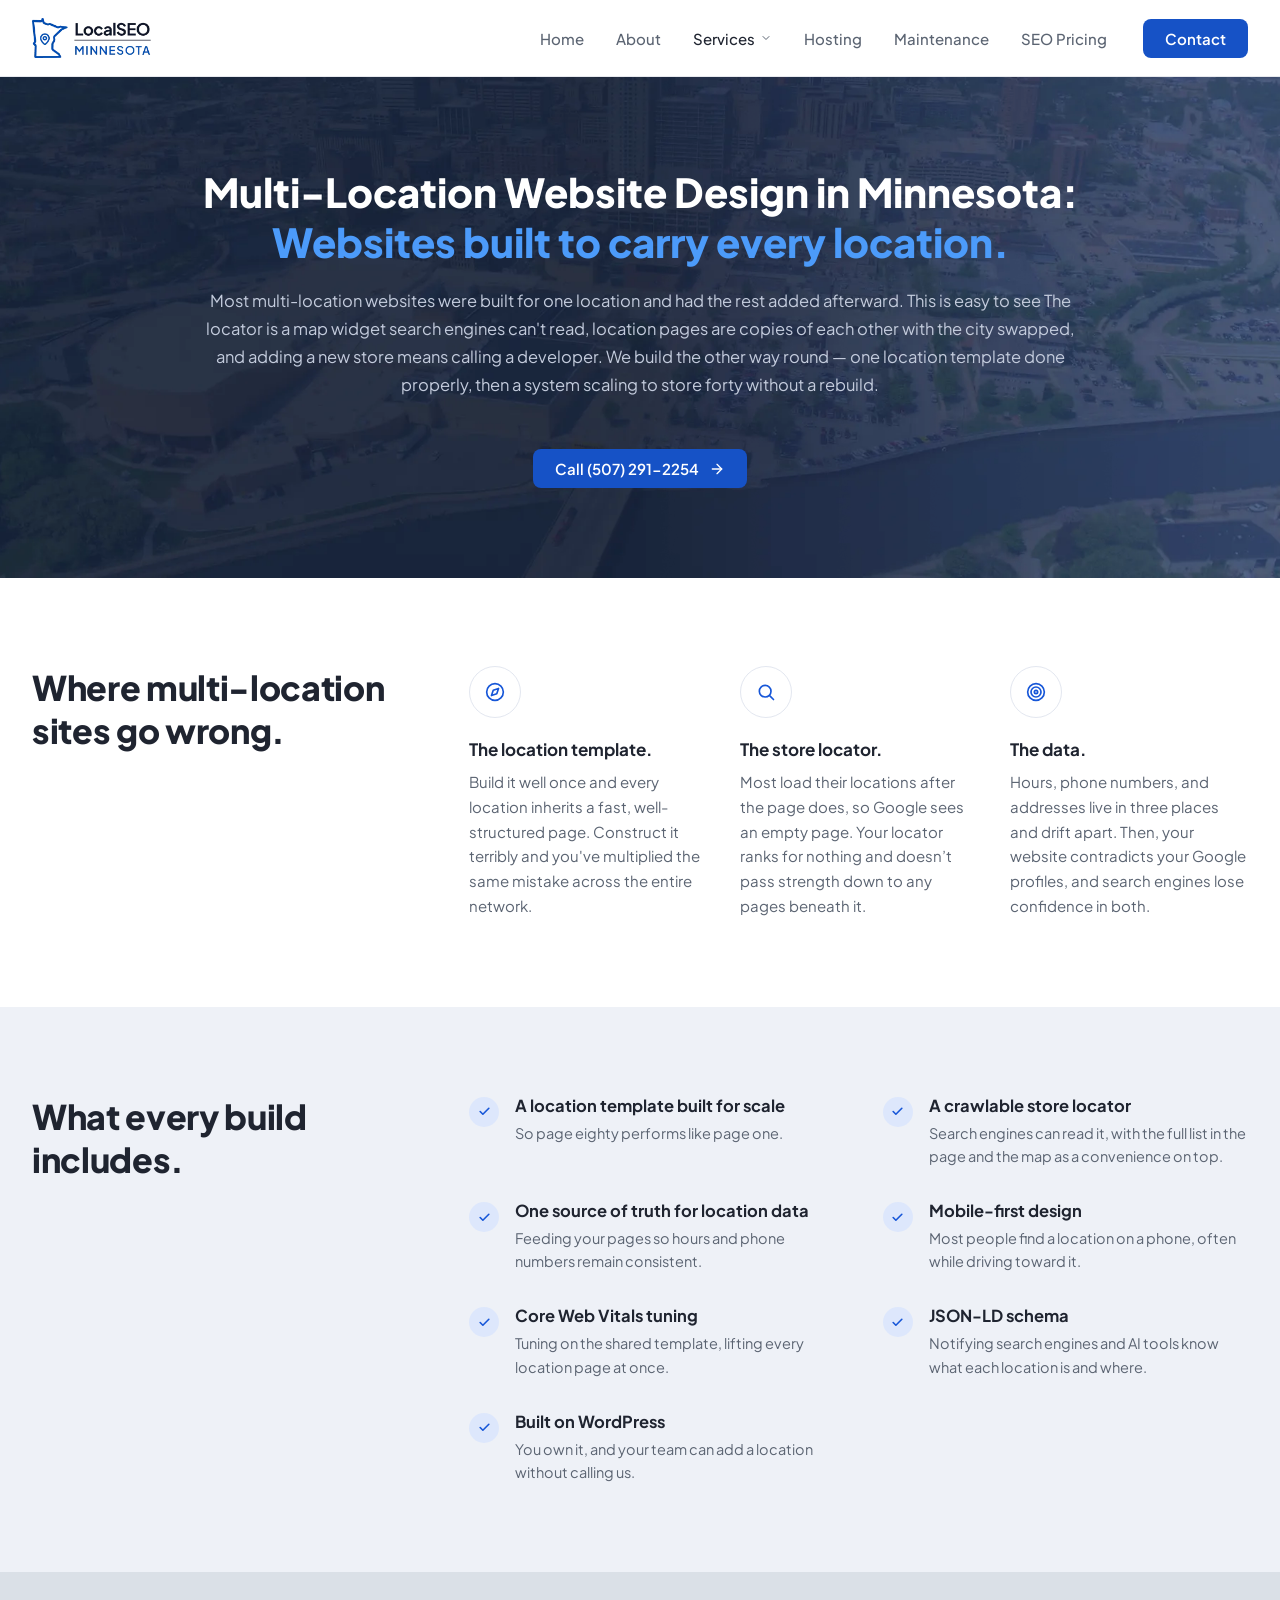
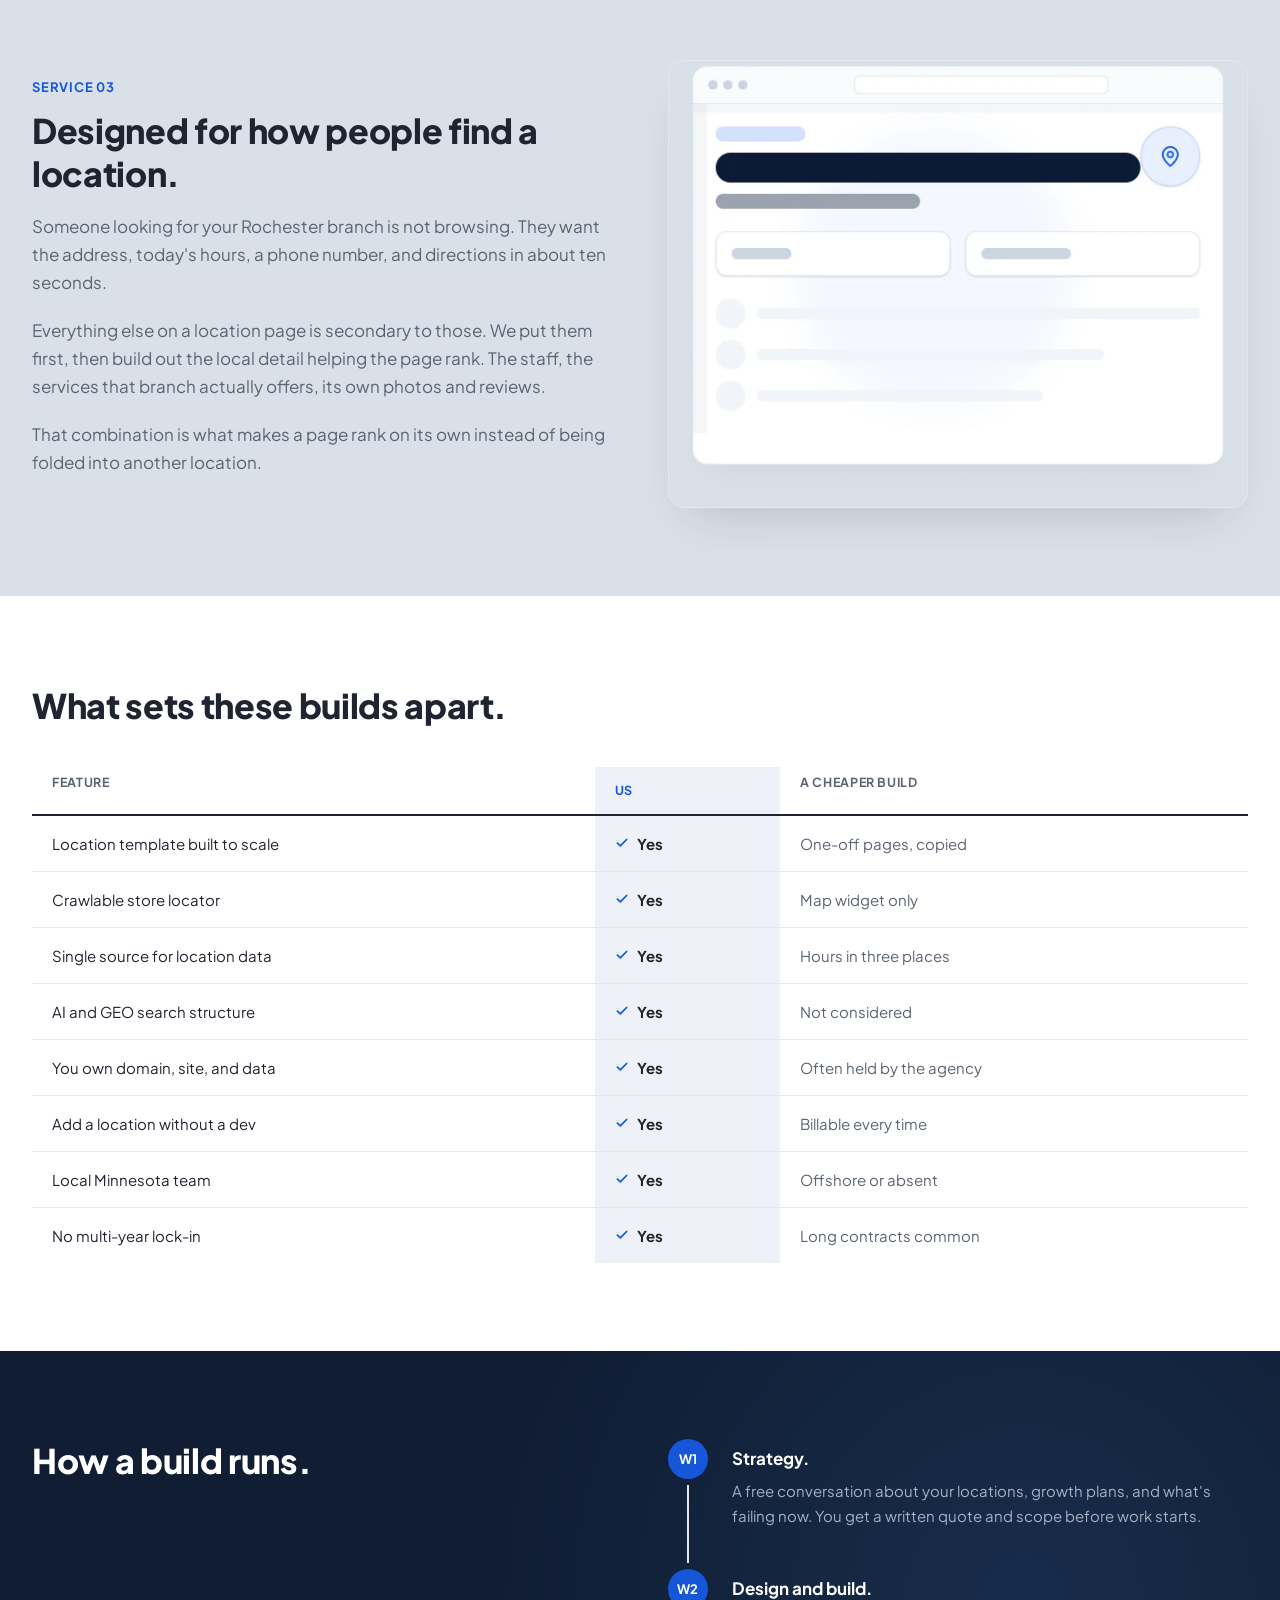
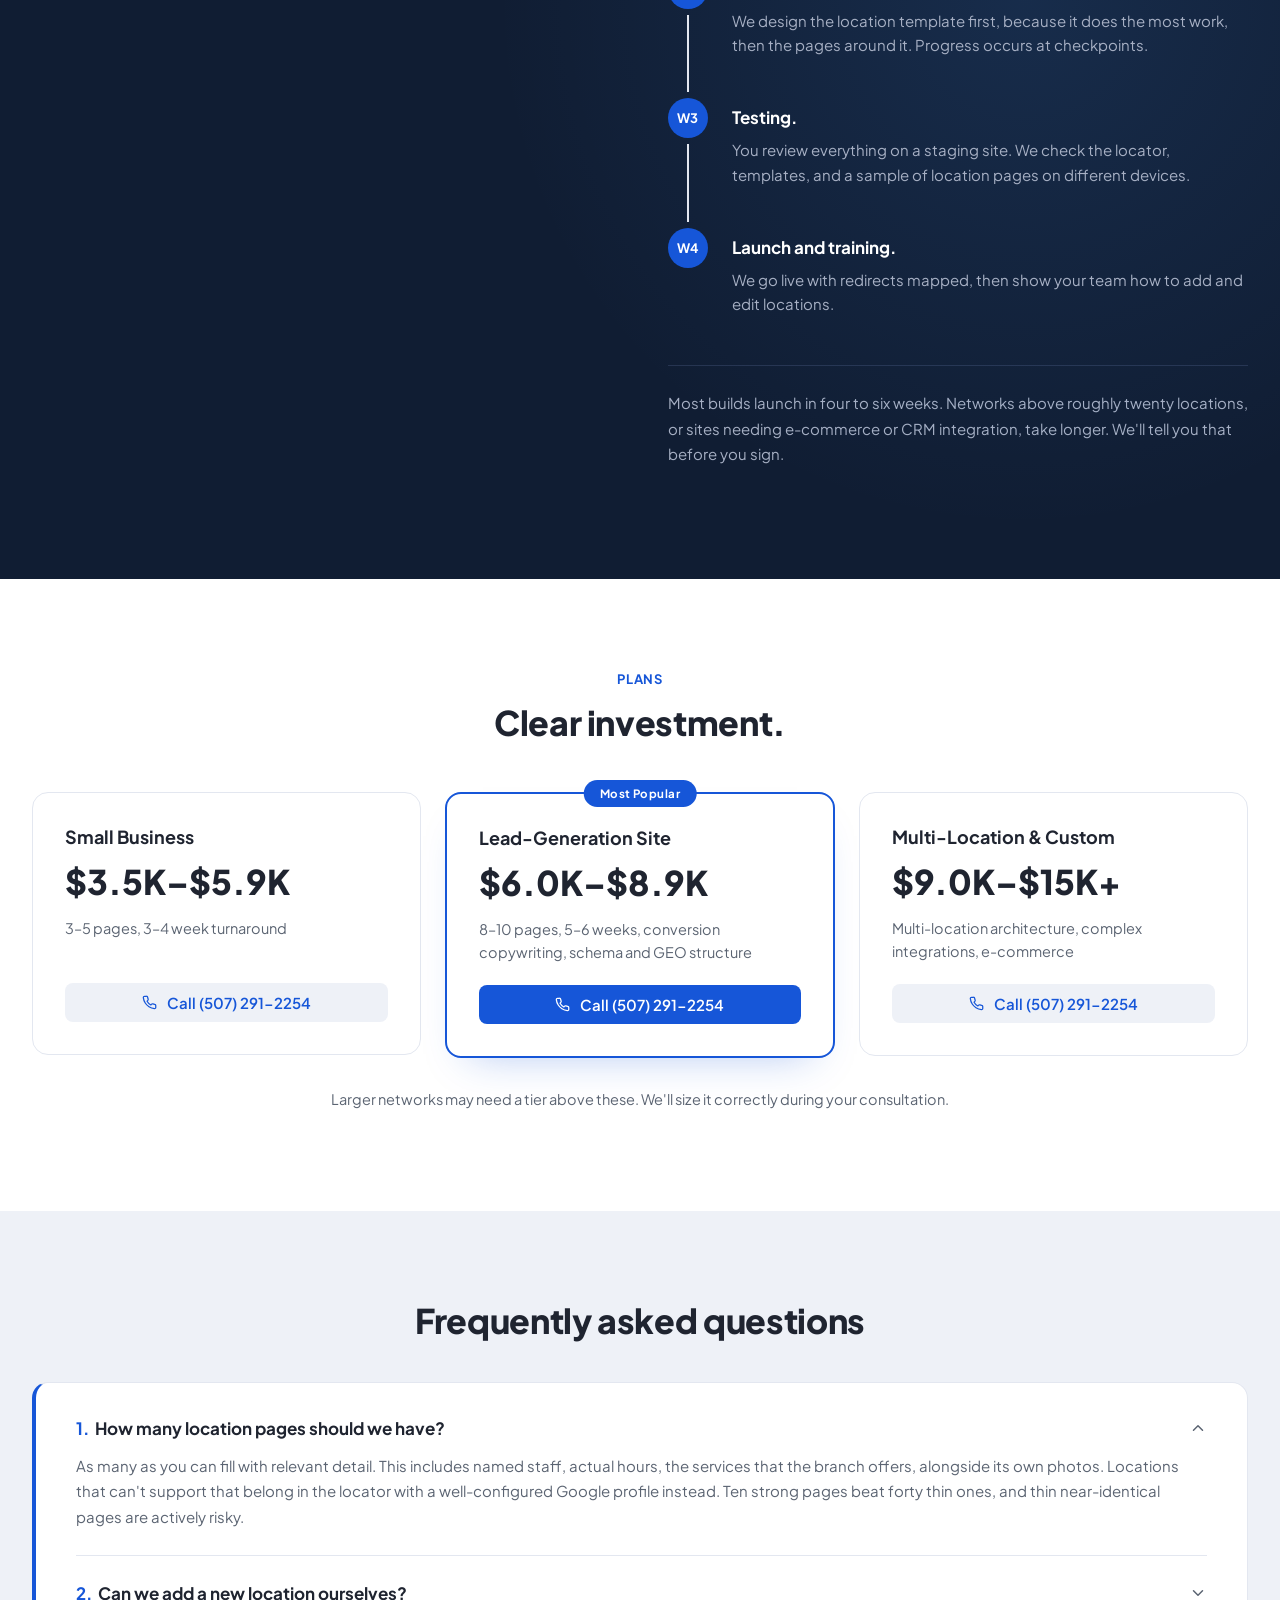
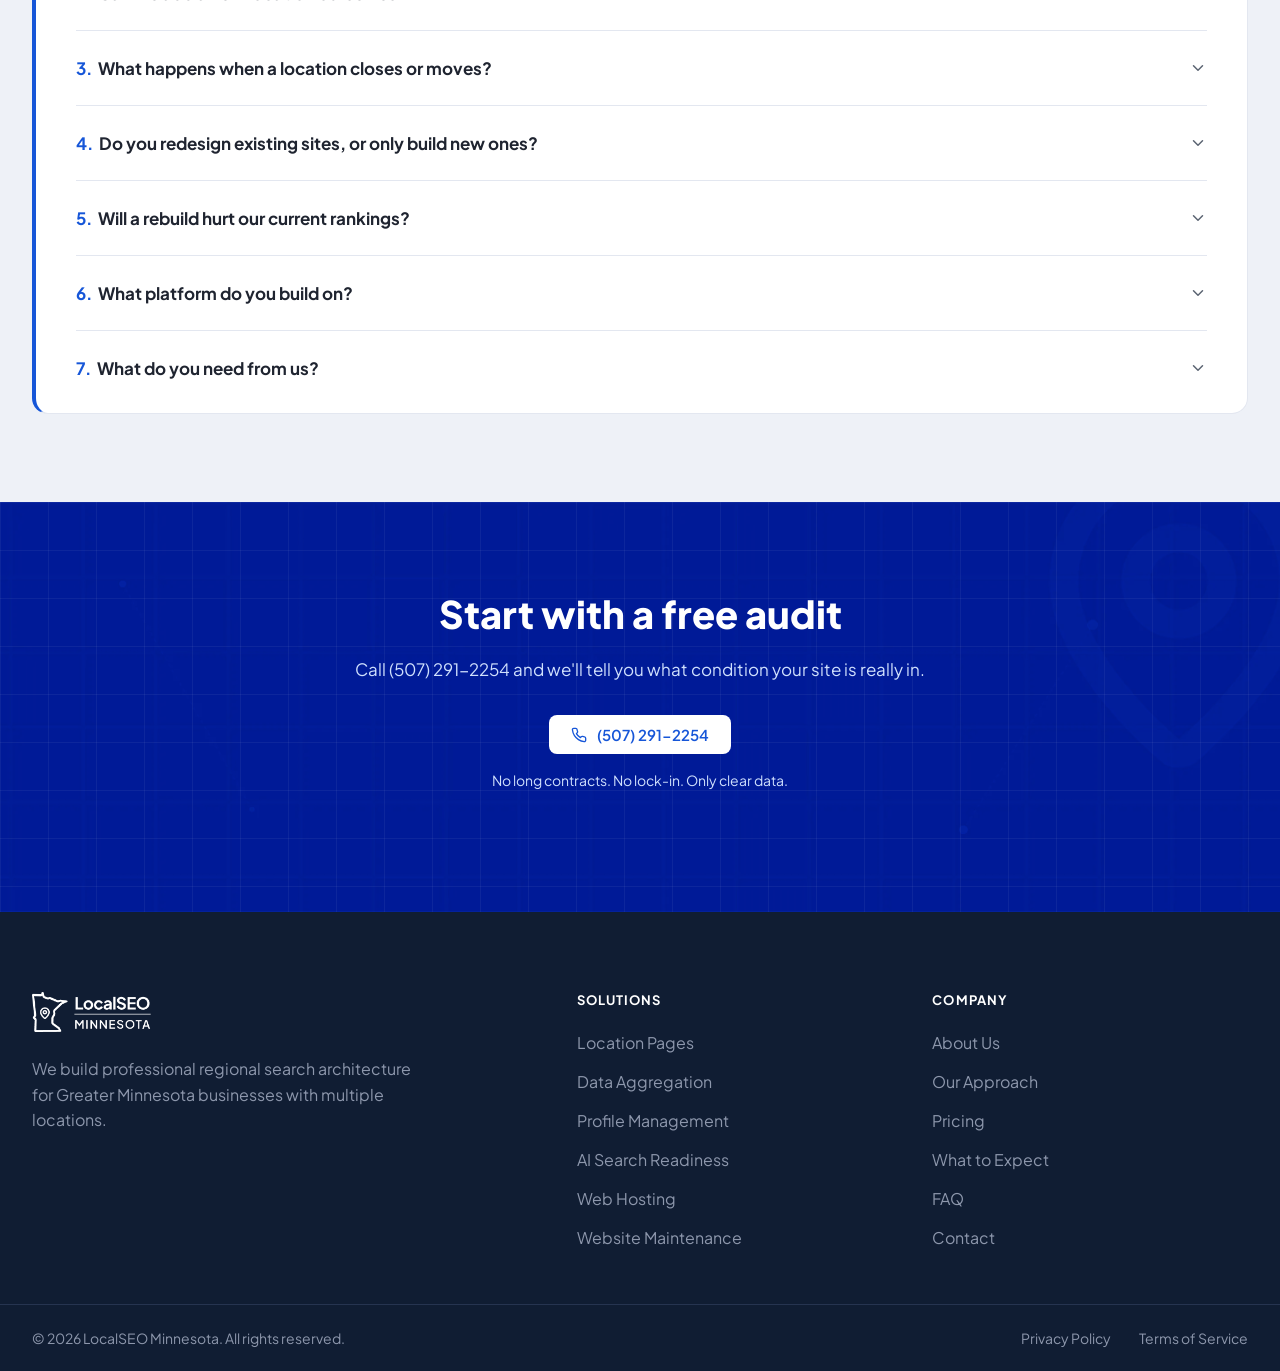
<file: website-design/index.html>
<!DOCTYPE html>
<html lang="en">
<head>
  <meta charset="UTF-8">
  <meta name="viewport" content="width=device-width, initial-scale=1.0">
  <meta name="robots" content="follow, index, max-snippet:-1, max-video-preview:-1, max-image-preview:large"/>
  <title>Multi-Location Website Design in Minnesota</title>
<meta name="description" content="Websites built to carry every location. One template done right, a locator search engines can
read, and room to add store forty without a rebuild."/>
<link rel="canonical" href="https://localseominnesota.com/website-design/" />
  <link rel="preconnect" href="https://fonts.googleapis.com">
  <link rel="preconnect" href="https://fonts.gstatic.com" crossorigin>
  <link href="https://fonts.googleapis.com/css2?family=Plus+Jakarta+Sans:wght@400;500;600;700;800&display=swap" rel="stylesheet">
  <link rel="stylesheet" href="/css/style.css">
  <link rel="icon" type="image/png" href="/images/favicon.png">
  <!-- Google tag (gtag.js) -->
<script async src="https://www.googletagmanager.com/gtag/js?id=G-CFV7P1F6RG"></script>
<script>
  window.dataLayer = window.dataLayer || [];
  function gtag(){dataLayer.push(arguments);}
  gtag('js', new Date());

  gtag('config', 'G-CFV7P1F6RG');
</script>
  <script type="application/ld+json">
{
  "@context": "https://schema.org",
  "@graph": [
    {
      "@type": "Organization",
      "@id": "https://localseominnesota.com/#organization",
      "name": "Greater Minnesota Local SEO",
      "url": "https://localseominnesota.com/",
      "telephone": "+1-507-291-2254",
      "description": "Minnesota local SEO and web design company helping regional and multi-location businesses improve their online visibility.",
      "areaServed": {
        "@type": "State",
        "name": "Minnesota"
      },
      "knowsAbout": [
        "Multi-location website design",
        "Local SEO",
        "Multi-location SEO",
        "Store locator optimization",
        "Location page SEO",
        "WordPress website design",
        "Technical SEO",
        "AI search optimization",
        "Generative Engine Optimization"
      ]
    },
    {
      "@type": "WebSite",
      "@id": "https://localseominnesota.com/#website",
      "url": "https://localseominnesota.com/",
      "name": "Greater Minnesota Local SEO",
      "publisher": {
        "@id": "https://localseominnesota.com/#organization"
      }
    },
    {
      "@type": "Service",
      "@id": "https://localseominnesota.com/multi-location-website-design/#service",
      "name": "Multi-Location Website Design in Minnesota",
      "serviceType": "Multi-Location Website Design",
      "description": "Multi-location website design for Minnesota businesses, including scalable location page templates, crawlable store locators, centralized location data, mobile-first design, Core Web Vitals tuning, JSON-LD schema, and WordPress development.",
      "provider": {
        "@id": "https://localseominnesota.com/#organization"
      },
      "areaServed": {
        "@type": "State",
        "name": "Minnesota"
      },
      "hasOfferCatalog": {
        "@type": "OfferCatalog",
        "name": "Website Design Plans",
        "itemListElement": [
          {
            "@type": "Offer",
            "name": "Small Business",
            "priceCurrency": "USD",
            "priceSpecification": {
              "@type": "PriceSpecification",
              "minPrice": "3500",
              "maxPrice": "5900",
              "priceCurrency": "USD"
            },
            "description": "3–5 page website with a 3–4 week turnaround."
          },
          {
            "@type": "Offer",
            "name": "Lead-Generation Site",
            "priceCurrency": "USD",
            "priceSpecification": {
              "@type": "PriceSpecification",
              "minPrice": "6000",
              "maxPrice": "8900",
              "priceCurrency": "USD"
            },
            "description": "8–10 page website with a 5–6 week turnaround, conversion copywriting, schema, and GEO structure."
          },
          {
            "@type": "Offer",
            "name": "Multi-Location & Custom",
            "priceCurrency": "USD",
            "priceSpecification": {
              "@type": "PriceSpecification",
              "minPrice": "9000",
              "maxPrice": "15000",
              "priceCurrency": "USD"
            },
            "description": "Multi-location website architecture with complex integrations and e-commerce capabilities."
          }
        ]
      }
    },
    {
      "@type": "WebPage",
      "@id": "https://localseominnesota.com/multi-location-website-design/#webpage",
      "url": "https://localseominnesota.com/multi-location-website-design/",
      "name": "Multi-Location Website Design | Minnesota",
      "description": "Websites built to carry every location. One template done right, a locator search engines can read, and room to add store forty without a rebuild.",
      "isPartOf": {
        "@id": "https://localseominnesota.com/#website"
      },
      "about": {
        "@id": "https://localseominnesota.com/multi-location-website-design/#service"
      },
      "publisher": {
        "@id": "https://localseominnesota.com/#organization"
      },
      "breadcrumb": {
        "@type": "BreadcrumbList",
        "itemListElement": [
          {
            "@type": "ListItem",
            "position": 1,
            "name": "Home",
            "item": "https://localseominnesota.com/"
          },
          {
            "@type": "ListItem",
            "position": 2,
            "name": "Multi-Location Website Design",
            "item": "https://localseominnesota.com/multi-location-website-design/"
          }
        ]
      }
    },
    {
      "@type": "FAQPage",
      "@id": "https://localseominnesota.com/multi-location-website-design/#faqpage",
      "url": "https://localseominnesota.com/multi-location-website-design/",
      "mainEntity": [
        {
          "@type": "Question",
          "name": "How many location pages should we have?",
          "acceptedAnswer": {
            "@type": "Answer",
            "text": "As many as you can fill with relevant detail. This includes named staff, actual hours, the services that the branch offers, alongside its own photos. Locations that can't support that belong in the locator with a well-configured Google profile instead. Ten strong pages beat forty thin ones, and thin near-identical pages are actively risky."
          }
        },
        {
          "@type": "Question",
          "name": "Can we add a new location ourselves?",
          "acceptedAnswer": {
            "@type": "Answer",
            "text": "Yes, and that's the goal of building it properly. Adding a location should mean filling in a form, not booking developer time. We construct the template so your team enters the address, hours, staff, and photos, and the page builds itself with the right structure and schema already in place."
          }
        },
        {
          "@type": "Question",
          "name": "What happens when a location closes or moves?",
          "acceptedAnswer": {
            "@type": "Answer",
            "text": "Tell us and we'll redirect it properly so the page's accumulated search value passes to the nearest branch or the locator, rather than becoming a dead end. Networks lose greater visibility to badly handled closures than almost anything else. A deleted page with no redirect throws away years of value."
          }
        },
        {
          "@type": "Question",
          "name": "Do you redesign existing sites, or only build new ones?",
          "acceptedAnswer": {
            "@type": "Answer",
            "text": "About half our work is redesigns. Often a network doesn't need a rebuild at all, but rather, the locator fixed and the location template rewritten, which works on the site you already have. The free audit informs you which situation you're in, even when the answer is a smaller project."
          }
        },
        {
          "@type": "Question",
          "name": "Will a rebuild hurt our current rankings?",
          "acceptedAnswer": {
            "@type": "Answer",
            "text": "Not if the migration is done properly. The risk is real on multi-location sites because there are so many URLs to map, and a rebuild without redirects can wipe out years of local visibility across every market at once. We map every existing location URL to its new home before launch, monitoring search performance for ninety days afterward."
          }
        },
        {
          "@type": "Question",
          "name": "What platform do you build on?",
          "acceptedAnswer": {
            "@type": "Answer",
            "text": "WordPress for most builds, WooCommerce or Shopify where you're selling online. WordPress powers a large share of the web, your team can learn it, and it handles hundreds of location pages without strain. You're never locked into a proprietary platform only we can maintain."
          }
        },
        {
          "@type": "Question",
          "name": "What do you need from us?",
          "acceptedAnswer": {
            "@type": "Answer",
            "text": "A location list with addresses and hours, the services each branch offers, any photos you have, and someone who can approve decisions within a few days. We handle the rest. You review the location template carefully, because every page inherits it."
          }
        }
      ]
    }
  ]
}
</script>
  <style>
    .hero-city--wd { background-image: url('/images/Multi-Location-Website-Design-in-Minnesota.webp'); }
  </style>
</head>
<body>

  <!-- ============================================================
     header.php
     This is the SINGLE source of truth for the site header.
     Edit this file only — every page that includes it will
     update automatically (nav links, logo, contact button, etc.)
     ============================================================ -->
<header class="site-header">
  <div class="site-header__inner">

    <a href="/" class="brand" aria-label="LocalSEO Minnesota — Home">
      <img src="/images/logo.webp" alt="LocalSEO Minnesota" class="brand__logo-img">
    </a>

    <button class="nav-toggle" id="navToggle" aria-label="Toggle navigation menu" aria-expanded="false" aria-controls="primaryNav">
      <span></span>
      <span></span>
      <span></span>
    </button>

    <nav class="primary-nav" id="primaryNav" aria-label="Primary">
      <ul class="primary-nav__list">
        <li><a href="/">Home</a></li>
        <li><a href="/about/">About</a></li>
        <li class="has-submenu">
          <a href="/services/" class="is-active">
            Services
            <img src="data:image/svg+xml;utf8,<svg xmlns='http://www.w3.org/2000/svg' viewBox='0 0 24 24' fill='none' stroke='%235b6472' stroke-width='2' stroke-linecap='round' stroke-linejoin='round' width='12' height='12'><polyline points='6 9 12 15 18 9'/></svg>" alt="" class="submenu-caret" />
          </a>
          <ul class="submenu">
            <li><a href="/website-design/" class="is-active">Website Design</a></li>
          </ul>
        </li>
        <li><a href="/hosting/">Hosting</a></li>
        <li><a href="/maintenance/">Maintenance</a></li>
        <li><a href="/seo-pricing/">SEO Pricing</a></li>
      </ul>
      <a href="/contact/" class="btn btn--primary nav-cta">Contact</a>
    </nav>

  </div>
</header>

  <!-- ============================================================
       HERO
       ============================================================ -->
  <section class="hero-city hero-city--wd hero-city--centered">
    <div class="hero-city__inner">
      <h1>Multi-Location Website Design in Minnesota:<span class="accent-bright">Websites built to carry every location.</span></h1>
      <p>Most multi-location websites were built for one location and had the rest added afterward. This is easy to see The locator is a map widget search engines can't read, location pages are copies of each other with the city swapped, and adding a new store means calling a developer. We build the other way round — one location template done properly, then a system scaling to store forty without a rebuild.</p>
      <div class="hero__cta">
        <a href="tel:15072912254" class="btn btn--primary btn--arrow">
          Call (507) 291-2254
          <img src="data:image/svg+xml;utf8,<svg xmlns='http://www.w3.org/2000/svg' viewBox='0 0 24 24' fill='none' stroke='%23ffffff' stroke-width='2' stroke-linecap='round' stroke-linejoin='round'><line x1='5' y1='12' x2='19' y2='12'/><polyline points='12 5 19 12 12 19'/></svg>" alt="" class="icon-img" />
        </a>
      </div>
    </div>
  </section>

  <!-- ============================================================
       WHERE MULTI-LOCATION SITES GO WRONG
       ============================================================ -->
  <section class="section section--white">
    <div class="section__inner wrong-split">
      <h2 class="section-heading">Where multi-location sites go wrong.</h2>

      <div class="circle-feature-grid">
        <div class="circle-feature">
          <span class="circle-feature__icon">
            <img src="data:image/svg+xml;utf8,<svg xmlns='http://www.w3.org/2000/svg' viewBox='0 0 24 24' fill='none' stroke='%231656d8' stroke-width='2' stroke-linecap='round' stroke-linejoin='round' width='22' height='22'><circle cx='12' cy='12' r='10'/><polygon points='16.24 7.76 14.12 14.12 7.76 16.24 9.88 9.88 16.24 7.76'/></svg>" alt="" class="icon-img" />
          </span>
          <h3>The location template.</h3>
          <p>Build it well once and every location inherits a fast, well-structured page. Construct it terribly and you've multiplied the same mistake across the entire network.</p>
        </div>

        <div class="circle-feature">
          <span class="circle-feature__icon">
            <img src="data:image/svg+xml;utf8,<svg xmlns='http://www.w3.org/2000/svg' viewBox='0 0 24 24' fill='none' stroke='%231656d8' stroke-width='2' stroke-linecap='round' stroke-linejoin='round' width='22' height='22'><circle cx='11' cy='11' r='7'/><line x1='21' y1='21' x2='16.65' y2='16.65'/></svg>" alt="" class="icon-img" />
          </span>
          <h3>The store locator.</h3>
          <p>Most load their locations after the page does, so Google sees an empty page. Your locator ranks for nothing and doesn’t pass strength down to any pages beneath it.</p>
        </div>

        <div class="circle-feature">
          <span class="circle-feature__icon">
            <img src="data:image/svg+xml;utf8,<svg xmlns='http://www.w3.org/2000/svg' viewBox='0 0 24 24' fill='none' stroke='%231656d8' stroke-width='2' stroke-linecap='round' stroke-linejoin='round' width='22' height='22'><circle cx='12' cy='12' r='10'/><circle cx='12' cy='12' r='6'/><circle cx='12' cy='12' r='2'/></svg>" alt="" class="icon-img" />
          </span>
          <h3>The data.</h3>
          <p>Hours, phone numbers, and addresses live in three places and drift apart. Then, your website contradicts your Google profiles, and search engines lose confidence in both.</p>
        </div>
      </div>
    </div>
  </section>

  <!-- ============================================================
       WHAT EVERY BUILD INCLUDES
       ============================================================ -->
  <section class="section section--soft">
    <div class="section__inner wrong-split">
      <h2 class="section-heading">What every build includes.</h2>

      <div class="round-check-grid">
        <div class="round-check-item">
          <span class="round-check-item__icon">
            <img src="data:image/svg+xml;utf8,<svg xmlns='http://www.w3.org/2000/svg' viewBox='0 0 24 24' fill='none' stroke='%231656d8' stroke-width='3' stroke-linecap='round' stroke-linejoin='round'><polyline points='20 6 9 17 4 12'/></svg>" alt="" class="icon-img" />
          </span>
          <div>
            <h3>A location template built for scale</h3>
            <p>So page eighty performs like page one.</p>
          </div>
        </div>

        <div class="round-check-item">
          <span class="round-check-item__icon">
            <img src="data:image/svg+xml;utf8,<svg xmlns='http://www.w3.org/2000/svg' viewBox='0 0 24 24' fill='none' stroke='%231656d8' stroke-width='3' stroke-linecap='round' stroke-linejoin='round'><polyline points='20 6 9 17 4 12'/></svg>" alt="" class="icon-img" />
          </span>
          <div>
            <h3>A crawlable store locator</h3>
            <p>Search engines can read it, with the full list in the page and the map as a convenience on top.</p>
          </div>
        </div>

        <div class="round-check-item">
          <span class="round-check-item__icon">
            <img src="data:image/svg+xml;utf8,<svg xmlns='http://www.w3.org/2000/svg' viewBox='0 0 24 24' fill='none' stroke='%231656d8' stroke-width='3' stroke-linecap='round' stroke-linejoin='round'><polyline points='20 6 9 17 4 12'/></svg>" alt="" class="icon-img" />
          </span>
          <div>
            <h3>One source of truth for location data</h3>
            <p>Feeding your pages so hours and phone numbers remain consistent.</p>
          </div>
        </div>

        <div class="round-check-item">
          <span class="round-check-item__icon">
            <img src="data:image/svg+xml;utf8,<svg xmlns='http://www.w3.org/2000/svg' viewBox='0 0 24 24' fill='none' stroke='%231656d8' stroke-width='3' stroke-linecap='round' stroke-linejoin='round'><polyline points='20 6 9 17 4 12'/></svg>" alt="" class="icon-img" />
          </span>
          <div>
            <h3>Mobile-first design</h3>
            <p>Most people find a location on a phone, often while driving toward it.</p>
          </div>
        </div>

        <div class="round-check-item">
          <span class="round-check-item__icon">
            <img src="data:image/svg+xml;utf8,<svg xmlns='http://www.w3.org/2000/svg' viewBox='0 0 24 24' fill='none' stroke='%231656d8' stroke-width='3' stroke-linecap='round' stroke-linejoin='round'><polyline points='20 6 9 17 4 12'/></svg>" alt="" class="icon-img" />
          </span>
          <div>
            <h3>Core Web Vitals tuning</h3>
            <p>Tuning on the shared template, lifting every location page at once.</p>
          </div>
        </div>

        <div class="round-check-item">
          <span class="round-check-item__icon">
            <img src="data:image/svg+xml;utf8,<svg xmlns='http://www.w3.org/2000/svg' viewBox='0 0 24 24' fill='none' stroke='%231656d8' stroke-width='3' stroke-linecap='round' stroke-linejoin='round'><polyline points='20 6 9 17 4 12'/></svg>" alt="" class="icon-img" />
          </span>
          <div>
            <h3>JSON-LD schema</h3>
            <p>Notifying search engines and AI tools know what each location is and where.</p>
          </div>
        </div>

        <div class="round-check-item">
          <span class="round-check-item__icon">
            <img src="data:image/svg+xml;utf8,<svg xmlns='http://www.w3.org/2000/svg' viewBox='0 0 24 24' fill='none' stroke='%231656d8' stroke-width='3' stroke-linecap='round' stroke-linejoin='round'><polyline points='20 6 9 17 4 12'/></svg>" alt="" class="icon-img" />
          </span>
          <div>
            <h3>Built on WordPress</h3>
            <p>You own it, and your team can add a location without calling us.</p>
          </div>
        </div>
      </div>
    </div>
  </section>

  <!-- ============================================================
       DESIGNED FOR HOW PEOPLE FIND A LOCATION
       ============================================================ -->
  <section class="section section--soft" style="background: #DAE0E7">
    <div class="section__inner why-seo-split">
      <div>
        <span class="eyebrow">Service 03</span>
        <h2 class="section-heading">Designed for how people find a location.</h2>
        <p class="section-sub" style="margin-bottom:20px;">Someone looking for your Rochester branch is not browsing. They want the address, today's hours, a phone number, and directions  in about ten seconds.</p>
        <p class="section-sub" style="margin-bottom:20px;">Everything else on a location page is secondary to those. We put them first, then build out the local detail helping the page rank. The staff, the services that branch actually offers, its own photos and reviews.</p>
        <p class="section-sub">That combination is what makes a page rank on its own instead of being folded into another location.</p>
      </div>

      <div class="browser-frame">
        <img src="/images/location-page-mockup.webp" alt="Mockup of a location page showing business name, hours, address, and reviews">
      </div>
    </div>
  </section>

  <!-- ============================================================
       WHAT SETS THESE BUILDS APART
       ============================================================ -->
  <section class="section section--white">
    <div class="section__inner">
      <h2 class="section-heading" style="margin-bottom:40px;">What sets these builds apart.</h2>

      <div class="compare-table-wrap">
        <table class="compare-table">
          <thead>
            <tr>
              <th>Feature</th>
              <th class="is-us us-col" style="padding-top:15px;">Us</th>
              <th>A Cheaper Build</th>
            </tr>
          </thead>
          <tbody>
            <tr>
              <td>Location template built to scale</td>
              <td class="is-us us-col"><img src="data:image/svg+xml;utf8,<svg xmlns='http://www.w3.org/2000/svg' viewBox='0 0 24 24' fill='none' stroke='%231656d8' stroke-width='3' stroke-linecap='round' stroke-linejoin='round'><polyline points='20 6 9 17 4 12'/></svg>" alt="" class="icon-img" />Yes</td>
              <td class="is-cheaper">One-off pages, copied</td>
            </tr>
            <tr>
              <td>Crawlable store locator</td>
              <td class="is-us us-col"><img src="data:image/svg+xml;utf8,<svg xmlns='http://www.w3.org/2000/svg' viewBox='0 0 24 24' fill='none' stroke='%231656d8' stroke-width='3' stroke-linecap='round' stroke-linejoin='round'><polyline points='20 6 9 17 4 12'/></svg>" alt="" class="icon-img" />Yes</td>
              <td class="is-cheaper">Map widget only</td>
            </tr>
            <tr>
              <td>Single source for location data</td>
              <td class="is-us us-col"><img src="data:image/svg+xml;utf8,<svg xmlns='http://www.w3.org/2000/svg' viewBox='0 0 24 24' fill='none' stroke='%231656d8' stroke-width='3' stroke-linecap='round' stroke-linejoin='round'><polyline points='20 6 9 17 4 12'/></svg>" alt="" class="icon-img" />Yes</td>
              <td class="is-cheaper">Hours in three places</td>
            </tr>
            <tr>
              <td>AI and GEO search structure</td>
              <td class="is-us us-col"><img src="data:image/svg+xml;utf8,<svg xmlns='http://www.w3.org/2000/svg' viewBox='0 0 24 24' fill='none' stroke='%231656d8' stroke-width='3' stroke-linecap='round' stroke-linejoin='round'><polyline points='20 6 9 17 4 12'/></svg>" alt="" class="icon-img" />Yes</td>
              <td class="is-cheaper">Not considered</td>
            </tr>
            <tr>
              <td>You own domain, site, and data</td>
              <td class="is-us us-col"><img src="data:image/svg+xml;utf8,<svg xmlns='http://www.w3.org/2000/svg' viewBox='0 0 24 24' fill='none' stroke='%231656d8' stroke-width='3' stroke-linecap='round' stroke-linejoin='round'><polyline points='20 6 9 17 4 12'/></svg>" alt="" class="icon-img" />Yes</td>
              <td class="is-cheaper">Often held by the agency</td>
            </tr>
            <tr>
              <td>Add a location without a dev</td>
              <td class="is-us us-col"><img src="data:image/svg+xml;utf8,<svg xmlns='http://www.w3.org/2000/svg' viewBox='0 0 24 24' fill='none' stroke='%231656d8' stroke-width='3' stroke-linecap='round' stroke-linejoin='round'><polyline points='20 6 9 17 4 12'/></svg>" alt="" class="icon-img" />Yes</td>
              <td class="is-cheaper">Billable every time</td>
            </tr>
            <tr>
              <td>Local Minnesota team</td>
              <td class="is-us us-col"><img src="data:image/svg+xml;utf8,<svg xmlns='http://www.w3.org/2000/svg' viewBox='0 0 24 24' fill='none' stroke='%231656d8' stroke-width='3' stroke-linecap='round' stroke-linejoin='round'><polyline points='20 6 9 17 4 12'/></svg>" alt="" class="icon-img" />Yes</td>
              <td class="is-cheaper">Offshore or absent</td>
            </tr>
            <tr>
              <td>No multi-year lock-in</td>
              <td class="is-us us-col"><img src="data:image/svg+xml;utf8,<svg xmlns='http://www.w3.org/2000/svg' viewBox='0 0 24 24' fill='none' stroke='%231656d8' stroke-width='3' stroke-linecap='round' stroke-linejoin='round'><polyline points='20 6 9 17 4 12'/></svg>" alt="" class="icon-img" />Yes</td>
              <td class="is-cheaper">Long contracts common</td>
            </tr>
          </tbody>
        </table>
      </div>
    </div>
  </section>

  <!-- ============================================================
       HOW A BUILD RUNS
       ============================================================ -->
  <section class="section section--dark">
    <div class="section__inner split">
      <div class="split-left">
        <h2 class="section-heading section-heading--light">How a build runs.</h2>
      </div>

      <div class="split-right">
        <div class="v-timeline" style="margin-top:0;">
          <div class="v-timeline-item">
            <div class="v-timeline-item__marker">
              <span class="v-timeline-item__num v-timeline-item__num--week">W1</span>
              <span class="v-timeline-item__line"></span>
            </div>
            <div class="v-timeline-item__content">
              <h3 style="color:var(--color-white);">Strategy.</h3>
              <p style="color:#a7b0c4;">A free conversation about your locations, growth plans, and what's failing now. You get a written quote and scope before work starts.</p>
            </div>
          </div>

          <div class="v-timeline-item">
            <div class="v-timeline-item__marker">
              <span class="v-timeline-item__num v-timeline-item__num--week">W2</span>
              <span class="v-timeline-item__line"></span>
            </div>
            <div class="v-timeline-item__content">
              <h3 style="color:var(--color-white);">Design and build.</h3>
              <p style="color:#a7b0c4;">We design the location template first, because it does the most work, then the pages around it.  Progress occurs at checkpoints.</p>
            </div>
          </div>

          <div class="v-timeline-item">
            <div class="v-timeline-item__marker">
              <span class="v-timeline-item__num v-timeline-item__num--week">W3</span>
              <span class="v-timeline-item__line"></span>
            </div>
            <div class="v-timeline-item__content">
              <h3 style="color:var(--color-white);">Testing.</h3>
              <p style="color:#a7b0c4;">You review everything on a staging site. We check the locator, templates, and a sample of location pages on different devices.</p>
            </div>
          </div>

          <div class="v-timeline-item">
            <div class="v-timeline-item__marker">
              <span class="v-timeline-item__num v-timeline-item__num--week">W4</span>
              <span class="v-timeline-item__line"></span>
            </div>
            <div class="v-timeline-item__content">
              <h3 style="color:var(--color-white);">Launch and training.</h3>
              <p style="color:#a7b0c4;">We go live with redirects mapped, then show your team how to add and edit locations.</p>
            </div>
          </div>
        </div>

        <p style="border-top:1px solid #263450; padding-top:24px; margin-top:8px; color:#a7b0c4; font-size:15px; line-height:1.7;">Most builds launch in four to six weeks. Networks above roughly twenty locations, or sites needing e-commerce or CRM integration, take longer.  We'll tell you that before you sign.</p>
      </div>
    </div>
  </section>

  <!-- ============================================================
       PRICING
       ============================================================ -->
  <section class="section section--white">
    <div class="section__inner text-center">
      <span class="eyebrow">Plans</span>
      <h2 class="section-heading">Clear investment.</h2>

      <div class="pricing-grid text-left">
        <div class="pricing-card">
          <h3>Small Business</h3>
          <div class="pricing-card__price">$3.5K&ndash;$5.9K</div>
          <p class="pricing-card__desc">3&ndash;5 pages, 3&ndash;4 week turnaround</p>
          <a href="tel:15072912254" class="btn"><img src="data:image/svg+xml;utf8,<svg xmlns='http://www.w3.org/2000/svg' viewBox='0 0 24 24' fill='none' stroke='%231656d8' stroke-width='2' stroke-linecap='round' stroke-linejoin='round' width='15' height='15'><path d='M22 16.92v3a2 2 0 0 1-2.18 2 19.79 19.79 0 0 1-8.63-3.07 19.5 19.5 0 0 1-6-6 19.79 19.79 0 0 1-3.07-8.67A2 2 0 0 1 4.11 2h3a2 2 0 0 1 2 1.72c.127.96.361 1.903.7 2.81a2 2 0 0 1-.45 2.11L8.09 9.91a16 16 0 0 0 6 6l1.27-1.27a2 2 0 0 1 2.11-.45c.907.339 1.85.573 2.81.7A2 2 0 0 1 22 16.92z'/></svg>" alt="" class="icon-img" />Call (507) 291-2254</a>
        </div>

        <div class="pricing-card pricing-card--featured">
          <span class="pricing-card__badge">Most Popular</span>
          <h3>Lead-Generation Site</h3>
          <div class="pricing-card__price">$6.0K&ndash;$8.9K</div>
          <p class="pricing-card__desc">8&ndash;10 pages, 5&ndash;6 weeks, conversion copywriting, schema and GEO structure</p>
          <a href="tel:15072912254" class="btn"><img src="data:image/svg+xml;utf8,<svg xmlns='http://www.w3.org/2000/svg' viewBox='0 0 24 24' fill='none' stroke='%23ffffff' stroke-width='2' stroke-linecap='round' stroke-linejoin='round' width='15' height='15'><path d='M22 16.92v3a2 2 0 0 1-2.18 2 19.79 19.79 0 0 1-8.63-3.07 19.5 19.5 0 0 1-6-6 19.79 19.79 0 0 1-3.07-8.67A2 2 0 0 1 4.11 2h3a2 2 0 0 1 2 1.72c.127.96.361 1.903.7 2.81a2 2 0 0 1-.45 2.11L8.09 9.91a16 16 0 0 0 6 6l1.27-1.27a2 2 0 0 1 2.11-.45c.907.339 1.85.573 2.81.7A2 2 0 0 1 22 16.92z'/></svg>" alt="" class="icon-img" />Call (507) 291-2254</a>
        </div>

        <div class="pricing-card">
          <h3>Multi-Location &amp; Custom</h3>
          <div class="pricing-card__price">$9.0K&ndash;$15K+</div>
          <p class="pricing-card__desc">Multi-location architecture, complex integrations, e-commerce</p>
          <a href="tel:15072912254" class="btn"><img src="data:image/svg+xml;utf8,<svg xmlns='http://www.w3.org/2000/svg' viewBox='0 0 24 24' fill='none' stroke='%231656d8' stroke-width='2' stroke-linecap='round' stroke-linejoin='round' width='15' height='15'><path d='M22 16.92v3a2 2 0 0 1-2.18 2 19.79 19.79 0 0 1-8.63-3.07 19.5 19.5 0 0 1-6-6 19.79 19.79 0 0 1-3.07-8.67A2 2 0 0 1 4.11 2h3a2 2 0 0 1 2 1.72c.127.96.361 1.903.7 2.81a2 2 0 0 1-.45 2.11L8.09 9.91a16 16 0 0 0 6 6l1.27-1.27a2 2 0 0 1 2.11-.45c.907.339 1.85.573 2.81.7A2 2 0 0 1 22 16.92z'/></svg>" alt="" class="icon-img" />Call (507) 291-2254</a>
        </div>
      </div>

      <p class="pricing-note">Larger networks may need a tier above these. We'll size it correctly during your consultation.</p>
    </div>
  </section>

  <!-- ============================================================
       FAQ
       ============================================================ -->
  <section class="section section--soft">
    <div class="section__inner text-center">
      <h2 class="section-heading">Frequently asked questions</h2>

      <div class="faq-list text-left" id="faqList">
        <div class="faq-item is-open">
          <button class="faq-item__question" type="button">
            <h3><span class="faq-num">1.</span>How many location pages should we have?</h3>
            <img src="data:image/svg+xml;utf8,<svg xmlns='http://www.w3.org/2000/svg' viewBox='0 0 24 24' fill='none' stroke='%235b6472' stroke-width='2' stroke-linecap='round' stroke-linejoin='round'><polyline points='6 9 12 15 18 9'/></svg>" alt="" class="icon-img" />
          </button>
          <div class="faq-item__answer">
            <p>As many as you can fill with relevant detail. This includes named staff, actual hours, the services that the branch offers, alongside its own photos. Locations that can't support that belong in the locator with a well-configured Google profile instead. Ten strong pages beat forty thin ones, and thin near-identical pages are actively risky.</p>
          </div>
        </div>

        <div class="faq-item">
          <button class="faq-item__question" type="button">
            <h3><span class="faq-num">2.</span>Can we add a new location ourselves?</h3>
            <img src="data:image/svg+xml;utf8,<svg xmlns='http://www.w3.org/2000/svg' viewBox='0 0 24 24' fill='none' stroke='%235b6472' stroke-width='2' stroke-linecap='round' stroke-linejoin='round'><polyline points='6 9 12 15 18 9'/></svg>" alt="" class="icon-img" />
          </button>
          <div class="faq-item__answer">
            <p>Yes, and that's the goal of building it properly. Adding a location should mean filling in a form, not booking developer time. We construct the template so your team enters the address, hours, staff, and photos, and the page builds itself with the right structure and schema already in place.</p>
          </div>
        </div>

        <div class="faq-item">
          <button class="faq-item__question" type="button">
            <h3><span class="faq-num">3.</span>What happens when a location closes or moves?</h3>
            <img src="data:image/svg+xml;utf8,<svg xmlns='http://www.w3.org/2000/svg' viewBox='0 0 24 24' fill='none' stroke='%235b6472' stroke-width='2' stroke-linecap='round' stroke-linejoin='round'><polyline points='6 9 12 15 18 9'/></svg>" alt="" class="icon-img" />
          </button>
          <div class="faq-item__answer">
            <p>Tell us and we'll redirect it properly so the page's accumulated search value passes to the nearest branch or the locator, rather than becoming a dead end. Networks lose greater visibility to badly handled closures than almost anything else. A deleted page with no redirect throws away years of value.</p>
          </div>
        </div>

        <div class="faq-item">
          <button class="faq-item__question" type="button">
            <h3><span class="faq-num">4.</span>Do you redesign existing sites, or only build new ones?</h3>
            <img src="data:image/svg+xml;utf8,<svg xmlns='http://www.w3.org/2000/svg' viewBox='0 0 24 24' fill='none' stroke='%235b6472' stroke-width='2' stroke-linecap='round' stroke-linejoin='round'><polyline points='6 9 12 15 18 9'/></svg>" alt="" class="icon-img" />
          </button>
          <div class="faq-item__answer">
            <p>About half our work is redesigns. Often a network doesn't need a rebuild at all, but rather,  the locator fixed and the location template rewritten, which works on the site you already have. The free audit informs you which situation you're in, even when the answer is a smaller project.</p>
          </div>
        </div>

        <div class="faq-item">
          <button class="faq-item__question" type="button">
            <h3><span class="faq-num">5.</span>Will a rebuild hurt our current rankings?</h3>
            <img src="data:image/svg+xml;utf8,<svg xmlns='http://www.w3.org/2000/svg' viewBox='0 0 24 24' fill='none' stroke='%235b6472' stroke-width='2' stroke-linecap='round' stroke-linejoin='round'><polyline points='6 9 12 15 18 9'/></svg>" alt="" class="icon-img" />
          </button>
          <div class="faq-item__answer">
            <p>Not if the migration is done properly. The risk is real on multi-location sites because there are so many URLs to map, and a rebuild without redirects can wipe out years of local visibility across every market at once. We map every existing location URL to its new home before launch, monitoring search performance for ninety days afterward.</p>
          </div>
        </div>

        <div class="faq-item">
          <button class="faq-item__question" type="button">
            <h3><span class="faq-num">6.</span>What platform do you build on?</h3>
            <img src="data:image/svg+xml;utf8,<svg xmlns='http://www.w3.org/2000/svg' viewBox='0 0 24 24' fill='none' stroke='%235b6472' stroke-width='2' stroke-linecap='round' stroke-linejoin='round'><polyline points='6 9 12 15 18 9'/></svg>" alt="" class="icon-img" />
          </button>
          <div class="faq-item__answer">
            <p>WordPress for most builds, WooCommerce or Shopify where you're selling online. WordPress powers a large share of the web, your team can learn it, and it handles hundreds of location pages without strain. You're never locked into a proprietary platform only we can maintain.</p>
          </div>
        </div>

        <div class="faq-item">
          <button class="faq-item__question" type="button">
            <h3><span class="faq-num">7.</span>What do you need from us?</h3>
            <img src="data:image/svg+xml;utf8,<svg xmlns='http://www.w3.org/2000/svg' viewBox='0 0 24 24' fill='none' stroke='%235b6472' stroke-width='2' stroke-linecap='round' stroke-linejoin='round'><polyline points='6 9 12 15 18 9'/></svg>" alt="" class="icon-img" />
          </button>
          <div class="faq-item__answer">
            <p>A location list with addresses and hours, the services each branch offers, any photos you have, and someone who can approve decisions within a few days. We handle the rest. You review the location template carefully, because every page inherits it.</p>
          </div>
        </div>
      </div>
    </div>
  </section>

  <!-- ============================================================
       FINAL CTA
       ============================================================ -->
  <section class="section final-cta final-cta--photo">
    <div class="section__inner final-cta__inner">
      <h2>Start with a free audit</h2>
      <p>Call (507) 291-2254 and we'll tell you what condition your site is really in.</p>
      <a href="tel:15072912254" class="btn btn--white">
        <img src="data:image/svg+xml;utf8,<svg xmlns='http://www.w3.org/2000/svg' viewBox='0 0 24 24' fill='none' stroke='%231656d8' stroke-width='2' stroke-linecap='round' stroke-linejoin='round' width='16' height='16'><path d='M22 16.92v3a2 2 0 0 1-2.18 2 19.79 19.79 0 0 1-8.63-3.07 19.5 19.5 0 0 1-6-6 19.79 19.79 0 0 1-3.07-8.67A2 2 0 0 1 4.11 2h3a2 2 0 0 1 2 1.72c.127.96.361 1.903.7 2.81a2 2 0 0 1-.45 2.11L8.09 9.91a16 16 0 0 0 6 6l1.27-1.27a2 2 0 0 1 2.11-.45c.907.339 1.85.573 2.81.7A2 2 0 0 1 22 16.92z'/></svg>" alt="" class="icon-img" />
        (507) 291-2254
      </a>
      <p class="final-cta__note">No long contracts. No lock-in. Only clear data.</p>
    </div>
  </section>

  <!-- ============================================================
     footer.php — single source of truth for the site footer.
     Edit this file only — every page that includes it updates
     automatically (link columns, tagline, copyright, etc.)
     ============================================================ -->
<footer class="site-footer">
  <div class="site-footer__top">

    <div class="footer-brand">
      <a href="/" class="brand brand--light" aria-label="LocalSEO Minnesota — Home">
        <img src="/images/logo.webp" alt="LocalSEO Minnesota" class="brand__logo-img brand__logo-img--light">
      </a>
      <p class="footer-tagline">We build professional regional search architecture for Greater Minnesota businesses with multiple locations.</p>
    </div>

    <nav class="footer-col" aria-label="Solutions">
      <h3 class="footer-col__title">Solutions</h3>
      <ul>
        <li><a href="#">Location Pages</a></li>
        <li><a href="#">Data Aggregation</a></li>
        <li><a href="#">Profile Management</a></li>
        <li><a href="#">AI Search Readiness</a></li>
        <li><a href="https://localseominnesota.com/hosting/">Web Hosting</a></li>
        <li><a href="https://localseominnesota.com/maintenance/">Website Maintenance</a></li>
      </ul>
    </nav>

    <nav class="footer-col" aria-label="Company">
      <h3 class="footer-col__title">Company</h3>
      <ul>
        <li><a href="https://localseominnesota.com/about/">About Us</a></li>
        <li><a href="#">Our Approach</a></li>
        <li><a href="https://localseominnesota.com/seo-pricing/">Pricing</a></li>
        <li><a href="#">What to Expect</a></li>
        <li><a href="#">FAQ</a></li>
        <li><a href="https://localseominnesota.com/contact/">Contact</a></li>
      </ul>
    </nav>

  </div>

  <div class="site-footer__bottom">
    <p>&copy; 2026 LocalSEO Minnesota. All rights reserved.</p>
    <div class="footer-legal">
      <a href="#">Privacy Policy</a>
      <a href="#">Terms of Service</a>
    </div>
  </div>
</footer>

<script src="/js/script.js"></script>

  <script>
    document.addEventListener('DOMContentLoaded', function () {
      document.querySelectorAll('.faq-item__question').forEach(function (btn) {
        btn.addEventListener('click', function () {
          var item = btn.closest('.faq-item');
          var wasOpen = item.classList.contains('is-open');
          item.parentElement.querySelectorAll('.faq-item').forEach(function (el) {
            el.classList.remove('is-open');
          });
          if (!wasOpen) item.classList.add('is-open');
        });
      });
    });
  </script>

</body>
</html>
</file>
<file: css/style.css>
/* ==========================================================
   Base / Reset
   ========================================================== */
:root {
  --color-navy-text: #1f2430;
  --color-nav-link: #5b6472;
  --color-brand-blue: #1652c6;
  --color-border: #e7e9ee;
  --color-white: #ffffff;
  --color-footer-bg: #101d33;
  --color-footer-border: #263450;
  --color-footer-text: #8d97ac;
  --color-footer-heading: #ffffff;
  --color-brand-blue-light: #4d84f0;
  --font-body: "Plus Jakarta Sans", -apple-system, BlinkMacSystemFont, "Segoe UI", Roboto, Helvetica, Arial, sans-serif;
  --header-height: 76px;
  --container-max: 1280px;

  /* Homepage section tokens */
  --color-bg-soft: #eef1f7;
  --color-hero-bg-start: #0c1830;
  --color-hero-bg-end: #1b3866;
  --color-accent-blue: #1656d8;
  --color-accent-blue-bright: #4c9bfa;
  --color-accent-blue-pale: #9dc7fb;
  --color-red-icon-bg: #fdeceb;
  --color-red-icon: #e2483c;
  --color-card-border: #e3e7f0;
  --color-body-text: #5b6472;
}

* { box-sizing: border-box; }

html, body {
  margin: 0;
  padding: 0;
}

body {
  font-family: var(--font-body);
  color: var(--color-navy-text);
  -webkit-font-smoothing: antialiased;
}

a { text-decoration: none; color: inherit; }
ul { list-style: none; margin: 0; padding: 0; }
img { max-width: 100%; display: block; }

.container {
  max-width: var(--container-max);
  margin: 0 auto;
  padding: 0 32px;
}

/* ==========================================================
   Header
   ========================================================== */
.site-header {
  border-bottom: 1px solid var(--color-border);
  background: var(--color-white);
  position: sticky;
  top: 0;
  z-index: 100;
}

.site-header__inner {
  max-width: var(--container-max);
  margin: 0 auto;
  height: var(--header-height);
  padding: 0 32px;
  display: flex;
  align-items: center;
  justify-content: space-between;
  gap: 24px;
}

/* Brand / logo */
.brand {
  display: flex;
  align-items: center;
  gap: 12px;
  flex-shrink: 0;
}

.brand__logo-img {
  display: block;
  height: 40px;
  width: auto;
}

.brand__logo-img--light {
  /* The source logo has dark text + a blue mark, which disappears on
     the dark footer. This filter turns the whole mark white while
     preserving its shape, so it stays legible on the dark background. */
  filter: brightness(0) invert(1);
}

/* Nav */
.primary-nav {
  display: flex;
  align-items: center;
  gap: 36px;
}

.primary-nav__list {
  display: flex;
  align-items: center;
  gap: 32px;
}

.primary-nav__list a {
  font-size: 15px;
  font-weight: 500;
  color: var(--color-nav-link);
  white-space: nowrap;
  transition: color 0.15s ease;
}

.primary-nav__list a:hover,
.primary-nav__list a.is-active {
  color: var(--color-navy-text);
}

/* Buttons */
.btn {
  display: inline-flex;
  align-items: center;
  justify-content: center;
  gap: 10px;
  padding: 10px 22px;
  border-radius: 8px;
  font-size: 15px;
  font-weight: 600;
  white-space: nowrap;
  border: none;
  cursor: pointer;
}

.btn--primary {
  background: var(--color-brand-blue);
  color: var(--color-white);
}

.btn--primary:hover {
  background: #123f9c;
}

/* Mobile nav toggle (hidden on desktop) */
.nav-toggle {
  display: none;
  flex-direction: column;
  justify-content: center;
  gap: 5px;
  width: 40px;
  height: 40px;
  background: none;
  border: none;
  cursor: pointer;
  padding: 0;
  flex-shrink: 0;
}

.nav-toggle span {
  display: block;
  height: 2px;
  width: 24px;
  background: var(--color-navy-text);
  border-radius: 2px;
  transition: transform 0.2s ease, opacity 0.2s ease;
}

.nav-toggle.is-open span:nth-child(1) { transform: translateY(7px) rotate(45deg); }
.nav-toggle.is-open span:nth-child(2) { opacity: 0; }
.nav-toggle.is-open span:nth-child(3) { transform: translateY(-7px) rotate(-45deg); }

/* ==========================================================
   Responsive — Header collapses to a slide-down mobile menu
   ========================================================== */
@media (max-width: 900px) {
  .site-header__inner {
    padding: 0 20px;
    height: 64px;
  }

  .nav-toggle {
    display: flex;
  }

  .primary-nav {
    position: absolute;
    top: 64px;
    left: 0;
    right: 0;
    background: var(--color-white);
    border-bottom: 1px solid var(--color-border);
    flex-direction: column;
    align-items: stretch;
    gap: 0;
    padding: 0 20px;
    max-height: 0;
    overflow: hidden;
    transition: max-height 0.25s ease, padding 0.25s ease;
  }

  .primary-nav.is-open {
    max-height: 480px;
    padding: 8px 20px 20px;
  }

  .primary-nav__list {
    flex-direction: column;
    align-items: flex-start;
    gap: 0;
  }

  .primary-nav__list li {
    width: 100%;
  }

  .primary-nav__list a {
    display: block;
    padding: 14px 4px;
    border-bottom: 1px solid var(--color-border);
    font-size: 16px;
  }

  .nav-cta {
    margin-top: 16px;
    width: 100%;
  }
}

/* ==========================================================
   Page placeholder content (demo pages only)
   ========================================================== */
.page-hero {
  padding: 64px 32px;
  max-width: var(--container-max);
  margin: 0 auto;
}

.page-hero h1 {
  font-size: clamp(28px, 5vw, 44px);
  margin: 0 0 12px;
}

.page-hero p {
  font-size: 17px;
  color: var(--color-nav-link);
  max-width: 640px;
  line-height: 1.6;
}

/* ==========================================================
   Footer
   ========================================================== */
.site-footer {
  background: var(--color-footer-bg);
  margin-top: 0;
}

.site-footer__top {
  max-width: var(--container-max);
  margin: 0 auto;
  padding: 80px 32px 56px;
  display: grid;
  grid-template-columns: minmax(0, 1.6fr) minmax(0, 1fr) minmax(0, 1fr);
  gap: 40px;
}

/* Brand column */
.footer-brand .brand {
  margin-bottom: 24px;
}

.footer-tagline {
  color: var(--color-footer-text);
  font-size: 16px;
  line-height: 1.6;
  max-width: 380px;
  margin: 0;
}

/* Link columns */
.footer-col__title {
  margin: 0 0 24px;
  font-size: 13px;
  font-weight: 700;
  letter-spacing: 0.08em;
  text-transform: uppercase;
  color: var(--color-footer-heading);
}

.footer-col ul {
  display: flex;
  flex-direction: column;
  gap: 18px;
}

.footer-col a {
  font-size: 16px;
  color: var(--color-footer-text);
  transition: color 0.15s ease;
}

.footer-col a:hover {
  color: var(--color-white);
}

/* Bottom bar */
.site-footer__bottom {
  border-top: 1px solid var(--color-footer-border);
  max-width: var(--container-max);
  margin: 0 auto;
  padding: 24px 32px;
  display: flex;
  align-items: center;
  justify-content: space-between;
  flex-wrap: wrap;
  gap: 12px;
}

.site-footer__bottom p {
  margin: 0;
  font-size: 14px;
  color: var(--color-footer-text);
}

.footer-legal {
  display: flex;
  gap: 28px;
}

.footer-legal a {
  font-size: 14px;
  color: var(--color-footer-text);
  transition: color 0.15s ease;
}

.footer-legal a:hover {
  color: var(--color-white);
}

/* ==========================================================
   Responsive — Footer
   ========================================================== */
@media (max-width: 900px) {
  .site-footer__top {
    grid-template-columns: 1fr 1fr;
    padding: 56px 20px 40px;
    row-gap: 40px;
  }

  .footer-brand {
    grid-column: 1 / -1;
  }
}

@media (max-width: 560px) {
  .site-footer__top {
    grid-template-columns: 1fr;
  }

  .site-footer__bottom {
    padding: 20px;
    flex-direction: column;
    align-items: flex-start;
  }
}

/* ==========================================================
   Homepage — Hero
   ========================================================== */
.hero {
  background: linear-gradient(135deg, var(--color-hero-bg-start), var(--color-hero-bg-end));
  position: relative;
  overflow: hidden;
}

.hero::before {
  content: "";
  position: absolute;
  inset: 0;
  background-image:
    radial-gradient(circle at 15% 20%, rgba(255,255,255,0.04) 0, transparent 45%),
    radial-gradient(circle at 85% 80%, rgba(255,255,255,0.05) 0, transparent 40%);
  pointer-events: none;
}

.hero__inner {
  position: relative;
  max-width: var(--container-max);
  margin: 0 auto;
  padding: 96px 32px;
  display: grid;
  grid-template-columns: minmax(0, 1fr) minmax(0, 0.95fr);
  gap: 56px;
  align-items: center;
}

.hero__eyebrow-none { display: none; }

.hero h1 {
  font-size: clamp(32px, 4vw, 44px);
  font-weight: 800;
  line-height: 1.2;
  color: var(--color-white);
  margin: 0 0 24px;
  letter-spacing: -0.01em;
}



.hero h1 .accent-bright { color: var(--color-accent-blue-bright); }
.hero h1 .accent-pale { color: var(--color-accent-blue-pale); }

.hero p {
  color: #c3cbdc;
  font-size: 17px;
  line-height: 1.7;
  margin: 0 0 20px;
  max-width: 540px;
}

.hero p.hero__strong {
  color: #e7ebf5;
  font-weight: 700;
}

.hero__cta {
  display: flex;
  align-items: center;
  gap: 18px;
  margin-top: 32px;
  flex-wrap: wrap;
}

.hero__cta-note {
  color: #93a0ba;
  font-size: 14px;
}

.btn--arrow {
  gap: 10px;
}.btn--arrow svg,
.btn--arrow img {
  width: 16px;
  height: 16px;
}

/* Hero map card */
.hero-card {
  background: var(--color-white);
  border-radius: 20px;
  padding: 40px;
  height: 340px;
  position: relative;
  box-shadow: 0 30px 60px -20px rgba(4, 12, 30, 0.5);
}

.hero-map {
  position: relative;
  width: 100%;
  height: 100%;
}.hero-map svg,
.hero-map img { width: 100%; height: 100%; }

.map-pin {
  position: absolute;
  display: flex;
  flex-direction: column;
  align-items: center;
  gap: 8px;
}

.map-pin__icon {
  width: 44px;
  height: 44px;
  border-radius: 12px;
  display: flex;
  align-items: center;
  justify-content: center;
  background: var(--color-white);
  border: 2px solid var(--color-accent-blue);
  color: var(--color-accent-blue);
}

.map-pin__icon--filled {
  background: var(--color-accent-blue);
  color: var(--color-white);
  border-color: var(--color-accent-blue);
}

.map-pin__icon--dark {
  background: #101d33;
  color: var(--color-white);
  border-color: #101d33;
}

.map-pin__label {
  font-size: 13px;
  font-weight: 700;
  color: var(--color-navy-text);
  background: var(--color-white);
  padding: 4px 10px;
  border-radius: 6px;
  border: 1px solid var(--color-card-border);
  white-space: nowrap;
}

/* ==========================================================
   Section shared helpers
   ========================================================== */
.section {
  padding: 88px 32px;
}

.section--soft { background: var(--color-bg-soft); }
.section--dark { background: var(--color-footer-bg); }
.section--white { background: var(--color-white); }

.section__inner {
  max-width: var(--container-max);
  margin: 0 auto;
}

.eyebrow {
  display: inline-flex;
  align-items: center;
  gap: 8px;
  font-size: 13px;
  font-weight: 700;
  letter-spacing: 0.06em;
  text-transform: uppercase;
  color: var(--color-accent-blue);
  margin-bottom: 14px;
}

.eyebrow--light { color: var(--color-accent-blue-bright); }

.section-heading {
  font-size: clamp(26px, 3.4vw, 34px);
  font-weight: 800;
  letter-spacing: -0.01em;
  margin: 0 0 16px;
  color: var(--color-navy-text);
}

.section-heading--light { color: var(--color-white); }

.section-sub {
  font-size: 17px;
  color: var(--color-body-text);
  line-height: 1.65;
  max-width: 680px;
}

.section-sub--light { color: #a7b0c4; }

.text-center { text-align: center; }
.text-left { text-align: left; }
.mx-auto { margin-left: auto; margin-right: auto; }

/* ==========================================================
   Three signs
   ========================================================== */
.signs-grid {
  display: grid;
  grid-template-columns: repeat(3, minmax(0, 1fr));
  gap: 24px;
  margin-top: 48px;
}

.sign-card {
  background: var(--color-bg-soft);
  border: 1px solid var(--color-card-border);
  border-radius: 16px;
  padding: 32px;
}

.sign-card__icon {
  width: 48px;
  height: 48px;
  border-radius: 12px;
  background: var(--color-red-icon-bg);
  color: var(--color-red-icon);
  display: flex;
  align-items: center;
  justify-content: center;
  margin-bottom: 24px;
}.sign-card__icon svg,
.sign-card__icon img { width: 22px; height: 22px; }

.sign-card h3 {
  font-size: 19px;
  font-weight: 700;
  margin: 0 0 10px;
  line-height: 1.4;
}

.sign-card p {
  font-size: 15px;
  color: var(--color-body-text);
  line-height: 1.65;
  margin: 0;
}

/* ==========================================================
   Solutions grid
   ========================================================== */
.solutions-grid {
  display: grid;
  grid-template-columns: repeat(3, minmax(0, 1fr));
  gap: 24px;
  margin-top: 48px;
}

.solution-card {
  background: var(--color-white);
  border: 1px solid var(--color-card-border);
  border-radius: 16px;
  padding: 32px;
}

.solution-card__icon {
  width: 44px;
  height: 44px;
  border-radius: 10px;
  background: #dde7fc;
  color: var(--color-accent-blue);
  display: flex;
  align-items: center;
  justify-content: center;
  margin-bottom: 22px;
}.solution-card__icon svg,
.solution-card__icon img { width: 20px; height: 20px; }

.solution-card h3 {
  font-size: 18px;
  font-weight: 700;
  margin: 0 0 10px;
}

.solution-card p {
  font-size: 15px;
  color: var(--color-body-text);
  line-height: 1.65;
  margin: 0;
}

/* CTA banner inside solutions */
.cta-banner {
  margin-top: 32px;
  background: var(--color-footer-bg);
  border-radius: 18px;
  padding: 40px 48px;
  display: flex;
  align-items: center;
  justify-content: space-between;
  gap: 24px;
  flex-wrap: wrap;
}

.cta-banner__text h3 {
  color: var(--color-white);
  font-size: 22px;
  font-weight: 800;
  margin: 0 0 8px;
}

.cta-banner__text p {
  color: #a7b0c4;
  margin: 0;
  font-size: 15px;
}

.cta-banner__person {
  display: flex;
  align-items: center;
  gap: 16px;
  padding-left: 24px;
  border-left: 1px solid #2c3a56;
  flex-shrink: 0;
}

.cta-banner__person img {
  width: 48px;
  height: 48px;
  border-radius: 50%;
  border: 2px solid #3a4a6b;
  object-fit: cover;
}

.cta-banner__person strong {
  display: block;
  color: var(--color-white);
  font-size: 14px;
}

.cta-banner__person span {
  display: block;
  color: #8d97ac;
  font-size: 13px;
}

/* ==========================================================
   Built for Greater Minnesota
   ========================================================== */
.section--dark {
  position: relative;
  overflow: hidden;
}

.section--dark::before {
  content: "";
  position: absolute;
  inset: 0;
  background-image: radial-gradient(circle at 80% 30%, rgba(76, 155, 250, 0.12), transparent 45%);
  pointer-events: none;
}

.mn-grid {
  display: grid;
  grid-template-columns: repeat(2, minmax(0, 1fr));
  gap: 24px;
  margin-top: 44px;
  position: relative;
}

.mn-card {
  background: rgba(255,255,255,0.04);
  border: 1px solid rgba(255,255,255,0.1);
  border-radius: 14px;
  padding: 28px;
  display: flex;
  gap: 18px;
}

.mn-card__icon {
  width: 42px;
  height: 42px;
  border-radius: 10px;
  background: rgba(76, 155, 250, 0.18);
  color: var(--color-accent-blue-bright);
  display: flex;
  align-items: center;
  justify-content: center;
  flex-shrink: 0;
}.mn-card__icon svg,
.mn-card__icon img { width: 19px; height: 19px; }

.mn-card h3 {
  color: var(--color-white);
  font-size: 17px;
  font-weight: 700;
  margin: 0 0 8px;
}

.mn-card p {
  color: #a7b0c4;
  font-size: 14.5px;
  line-height: 1.65;
  margin: 0;
}

/* ==========================================================
   Outstate Minnesota (2-column text)
   ========================================================== */
.split {
  display: grid;
  grid-template-columns: minmax(0, 1fr) minmax(0, 1fr);
  gap: 56px;
  align-items: start;
}

.split .section-heading { margin-bottom: 20px; }

.split-right p {
  font-size: 18px;
  line-height: 1.65;
  color: var(--color-navy-text);
  margin: 0 0 24px;
}

.quote-box {
  background: var(--color-bg-soft);
  border-left: 4px solid var(--color-accent-blue);
  border-radius: 8px;
  padding: 24px 28px;
}

.quote-box p {
  margin: 0;
  font-size: 16px;
  font-weight: 700;
  color: var(--color-navy-text);
  line-height: 1.6;
}

/* ==========================================================
   AI Search section
   ========================================================== */
.ai-split {
  display: grid;
  grid-template-columns: minmax(0, 1fr) minmax(0, 1fr);
  gap: 56px;
  align-items: center;
}

.ai-mock {
  background: var(--color-white);
  border: 1px solid var(--color-card-border);
  border-radius: 18px;
  padding: 36px;
  box-shadow: 0 24px 48px -24px rgba(16, 29, 51, 0.15);
  position: relative;
}

.ai-mock__query {
  background: var(--color-bg-soft);
  border-radius: 12px;
  padding: 20px;
  margin-bottom: 24px;
}

.ai-mock__query strong {
  display: block;
  font-size: 14px;
  margin-bottom: 6px;
}

.ai-mock__query p {
  margin: 0;
  font-size: 14.5px;
  color: var(--color-body-text);
  line-height: 1.55;
}

.ai-mock__bot {
  width: 40px;
  height: 40px;
  border-radius: 50%;
  background: var(--color-bg-soft);
  color: var(--color-accent-blue);
  display: flex;
  align-items: center;
  justify-content: center;
  margin: 0 auto 24px;
}.ai-mock__bot svg,
.ai-mock__bot img { width: 18px; height: 18px; }

.ai-mock__stores {
  display: grid;
  grid-template-columns: repeat(3, minmax(0,1fr));
  gap: 10px;
  margin-bottom: 20px;
}

.ai-mock__store {
  border: 1px solid var(--color-card-border);
  border-radius: 8px;
  padding: 10px 12px;
  font-size: 13px;
  font-weight: 600;
  display: flex;
  align-items: center;
  justify-content: space-between;
  gap: 6px;
}

.ai-mock__store span.ok { color: #1f9d55; font-size: 12px; }
.ai-mock__store span.bad { color: #e2483c; font-size: 12px; }

.ai-mock__answer {
  background: #eaf1ff;
  border-radius: 12px;
  padding: 20px;
}

.ai-mock__answer strong {
  display: block;
  color: var(--color-accent-blue);
  font-size: 13px;
  margin-bottom: 8px;
}

.ai-mock__answer p {
  margin: 0;
  font-size: 14.5px;
  line-height: 1.6;
  color: var(--color-navy-text);
}

.ai-mock__answer mark {
  background: #cfe0fd;
  color: var(--color-navy-text);
  font-weight: 700;
  padding: 0 2px;
}

.ai-right p {
  font-size: 16px;
  line-height: 1.7;
  color: var(--color-body-text);
  margin: 0 0 20px;
}

.highlight-box {
  background: var(--color-white);
  border: 1px solid var(--color-card-border);
  border-radius: 12px;
  padding: 24px 28px;
}

.highlight-box p {
  margin: 0;
  font-size: 17px;
  font-weight: 700;
  color: var(--color-navy-text);
  line-height: 1.6;
}

/* ==========================================================
   Timeline / What to expect
   ========================================================== */
.timeline-grid {
  display: grid;
  grid-template-columns: repeat(4, minmax(0, 1fr));
  gap: 24px;
  margin-top: 48px;
}

.timeline-card {
  background: var(--color-bg-soft);
  border: 1px solid var(--color-card-border);
  border-radius: 16px;
  padding: 28px;
}

.timeline-card__icon {
  width: 48px;
  height: 48px;
  border-radius: 12px;
  background: #dde7fc;
  color: var(--color-accent-blue);
  display: flex;
  align-items: center;
  justify-content: center;
  position: relative;
  margin-bottom: 20px;
}.timeline-card__icon svg,
.timeline-card__icon img { width: 21px; height: 21px; }

.timeline-card__num {
  position: absolute;
  top: -8px;
  right: -8px;
  width: 20px;
  height: 20px;
  border-radius: 50%;
  background: var(--color-white);
  border: 1px solid var(--color-card-border);
  font-size: 11px;
  font-weight: 700;
  color: var(--color-body-text);
  display: flex;
  align-items: center;
  justify-content: center;
}

.timeline-card h3 {
  font-size: 17px;
  font-weight: 700;
  margin: 0 0 8px;
}

.timeline-card p {
  font-size: 14.5px;
  color: var(--color-body-text);
  line-height: 1.6;
  margin: 0;
}

/* ==========================================================
   FAQ Accordion
   ========================================================== */
.faq-list {
  background: var(--color-white);
  border: 1px solid var(--color-card-border);
  border-left: 4px solid var(--color-accent-blue);
  border-radius: 16px;
  padding: 8px 40px;
  margin-top: 40px;
}

.faq-item {
  border-bottom: 1px solid var(--color-card-border);
  padding: 26px 0;
}

.faq-item:last-child { border-bottom: none; }

.faq-item__question {
  display: flex;
  align-items: center;
  justify-content: space-between;
  gap: 16px;
  cursor: pointer;
  background: none;
  border: none;
  width: 100%;
  text-align: left;
  font-family: inherit;
  padding: 0;
}

.faq-item__question h3 {
  font-size: 17px;
  font-weight: 700;
  margin: 0;
  color: var(--color-navy-text);
}.faq-item__question svg,
.faq-item__question img {
  width: 18px;
  height: 18px;
  color: var(--color-body-text);
  flex-shrink: 0;
  transition: transform 0.2s ease;
}.faq-item.is-open .faq-item__question svg,
.faq-item.is-open .faq-item__question img {
  transform: rotate(180deg);
}

.faq-item__answer {
  max-height: 0;
  overflow: hidden;
  transition: max-height 0.25s ease;
}

.faq-item.is-open .faq-item__answer {
  max-height: 240px;
}

.faq-item__answer p {
  margin: 14px 0 0;
  font-size: 15px;
  color: var(--color-body-text);
  line-height: 1.7;
}

/* ==========================================================
   Final CTA
   ========================================================== */
.final-cta {
  background: var(--color-accent-blue);
  background-image: radial-gradient(circle at 85% 30%, rgba(255,255,255,0.06), transparent 55%);
  position: relative;
  overflow: hidden;
  text-align: center;
}

.final-cta::before {
  content: "";
  position: absolute;
  inset: 0;
  background-image:
    linear-gradient(rgba(255,255,255,0.05) 1px, transparent 1px),
    linear-gradient(90deg, rgba(255,255,255,0.05) 1px, transparent 1px);
  background-size: 48px 48px;
  pointer-events: none;
}

.final-cta__inner {
  position: relative;
  max-width: 720px;
  margin: 0 auto;
}

.final-cta h2 {
  color: var(--color-white);
  font-size: clamp(28px, 4vw, 38px);
  font-weight: 800;
  margin: 0 0 18px;
}

.final-cta p {
  color: #cfe0fd;
  font-size: 17px;
  line-height: 1.65;
  margin: 0 0 32px;
}

.btn--white {
  background: var(--color-white);
  color: var(--color-accent-blue);
  gap: 10px;
}

.btn--white:hover { background: #eef1f7; }.btn--white svg,
.btn--white img { width: 16px; height: 16px; }

.final-cta__note {
  margin-top: 15px !important;
  color: #a9c4f5;
  font-size: 14px !important;
}

/* ==========================================================
   Responsive — Homepage sections
   ========================================================== */
@media (max-width: 960px) {
  .hero__inner {
    grid-template-columns: 1fr;
    padding: 64px 20px;
    gap: 40px;
  }

  .hero-card { height: 280px; padding: 28px; }

  .section { padding: 64px 20px; }

  .signs-grid,
  .solutions-grid,
  .timeline-grid {
    grid-template-columns: repeat(2, minmax(0, 1fr));
  }

  .mn-grid,
  .split,
  .ai-split {
    grid-template-columns: 1fr;
    gap: 32px;
  }

  .cta-banner {
    flex-direction: column;
    align-items: flex-start;
  }

  .cta-banner__person {
    border-left: none;
    padding-left: 0;
  }

  .faq-list { padding: 8px 24px; }
}

@media (max-width: 640px) {
  .signs-grid,
  .solutions-grid,
  .timeline-grid {
    grid-template-columns: 1fr;
  }
}

/* ==========================================================
   About page — Light hero variant
   ========================================================== */
.hero-light {
  background: var(--color-bg-soft);
}

.hero-light .hero__inner { padding: 88px 32px; }

.hero-light h1 {
  color: var(--color-navy-text);
}

.hero-light h1 .accent-bright { color: var(--color-accent-blue); }

.hero-light p {
  color: var(--color-body-text);
}

.hero-light p.hero__strong { color: var(--color-navy-text); }

.hero-light .hero__cta-note { color: var(--color-body-text); }

.hero-light .hero-card {
  background: var(--color-white);
  border: 1px solid var(--color-card-border);
  box-shadow: none;
}

/* ==========================================================
   About page — Section heading with underline bar
   ========================================================== */
.heading-bar {
  width: 56px;
  height: 3px;
  background: var(--color-accent-blue);
  margin: 20px 0 28px;
  border-radius: 2px;
}

.bullet-list li {
  position: relative;
  padding-left: 20px;
  font-size: 16px;
  font-weight: 600;
  color: var(--color-navy-text);
  margin-bottom: 16px;
}

.bullet-list li::before {
  content: "";
  position: absolute;
  left: 0;
  top: 9px;
  width: 6px;
  height: 6px;
  border-radius: 50%;
  background: var(--color-accent-blue);
}

/* ==========================================================
   About page — Check-list grid (How to check us out)
   ========================================================== */
.check-grid {
  display: grid;
  grid-template-columns: repeat(2, minmax(0, 1fr));
  gap: 20px;
  margin-top: 44px;
}

.check-card {
  background: var(--color-white);
  border: 1px solid var(--color-card-border);
  border-radius: 14px;
  padding: 24px 28px;
  display: flex;
  align-items: center;
  gap: 16px;
}

.check-card__icon {
  width: 34px;
  height: 34px;
  border-radius: 50%;
  background: #dde7fc;
  color: var(--color-accent-blue);
  display: flex;
  align-items: center;
  justify-content: center;
  flex-shrink: 0;
}.check-card__icon svg,
.check-card__icon img { width: 15px; height: 15px; }

.check-card p {
  margin: 0;
  font-size: 15.5px;
  color: var(--color-navy-text);
  line-height: 1.5;
}

.check-note {
  margin-top: 40px;
  padding-top: 32px;
  border-top: 1px solid var(--color-card-border);
  font-size: 15.5px;
  color: var(--color-body-text);
  line-height: 1.6;
}

.check-note strong {
  color: var(--color-navy-text);
  font-weight: 700;
}

/* ==========================================================
   About page — Service area map (6 hub pins)
   ========================================================== */
.hub-map {
  background: var(--color-white);
  border: 1px solid var(--color-card-border);
  border-radius: 18px;
  padding: 32px;
  height: 380px;
  position: relative;
}.hub-map svg,
.hub-map img { width: 100%; height: 100%; }

.hub-pin {
  position: absolute;
  display: flex;
  flex-direction: column;
  align-items: center;
  gap: 8px;
  transform: translate(-50%, -50%);
}

.hub-pin__icon {
  width: 34px;
  height: 34px;
  border-radius: 9px;
  background: var(--color-accent-blue);
  color: var(--color-white);
  display: flex;
  align-items: center;
  justify-content: center;
  border: 2px solid var(--color-accent-blue);
}.hub-pin__icon svg,
.hub-pin__icon img { width: 16px; height: 16px; }

.hub-pin__label {
  font-size: 12.5px;
  font-weight: 700;
  color: var(--color-navy-text);
  background: var(--color-white);
  padding: 3px 9px;
  border-radius: 6px;
  border: 1px solid var(--color-card-border);
  white-space: nowrap;
}

/* ==========================================================
   Responsive — About page
   ========================================================== */
@media (max-width: 960px) {
  .check-grid {
    grid-template-columns: 1fr;
  }

  .hub-map { height: 320px; padding: 20px; }
}

@media (max-width: 640px) {
  .problem-grid { grid-template-columns: 1fr; }
}

/* ==========================================================
   Services page — Photo hero
   ========================================================== */
.hero-photo {
  position: relative;
  background: url('../images/Local-Listing-Management-and-Multi-Location-SEO.webp') center/cover no-repeat;
  padding: 90px 32px;
  overflow: hidden;
  text-align: center;
}

.hero-photo__inner {
  max-width: 860px;
  margin: 0 auto;
}

.hero-photo h1 {
  color: var(--color-white);
  font-size: clamp(30px, 4vw, 42px);
  font-weight: 800;
  margin: 0 0 18px;
}

.hero-photo h1 .accent-bright { color: var(--color-accent-blue-bright); }

.hero-photo p {
  color: #cbd3e3;
  font-size: 17px;
  line-height: 1.6;
  margin: 0 0 32px;
}

.hero-photo .btn { margin: 0 auto; }

/* ==========================================================
   Services page — Alternating service rows
   ========================================================== */
.service-row {
  display: grid;
  grid-template-columns: minmax(0, 1fr) minmax(0, 1fr);
  gap: 64px;
  align-items: center;
  max-width: var(--container-max);
  margin: 0 auto;
  padding: 80px 32px;
}

.service-row--reverse .service-visual { order: 2; }
.service-row--reverse .service-copy { order: 1; }

.service-copy .eyebrow { margin-bottom: 12px; }

.service-copy h2 {
  font-size: clamp(24px, 3vw, 30px);
  font-weight: 800;
  margin: 0 0 16px;
  color: var(--color-navy-text);
}

.service-copy p {
  font-size: 16px;
  color: var(--color-body-text);
  line-height: 1.7;
  margin: 0 0 16px;
}

.service-copy p:last-child { margin-bottom: 0; }

.service-copy p.lede {
  font-weight: 600;
  color: var(--color-navy-text);
}

.service-visual {
  background: var(--color-white);
  border: 1px solid var(--color-card-border);
  border-radius: 20px;
  padding: 28px;
  min-height: 320px;
  display: flex;
  align-items: center;
  justify-content: center;
}

/* Service 1 — source of truth diagram */
.sot-diagram {
  position: relative;
  width: 100%;
  height: 280px;
}.sot-diagram > svg,
.sot-diagram > img { width: 100%; height: 100%; position: absolute; inset: 0; }

.sot-center {
  position: absolute;
  top: 50%; left: 50%;
  transform: translate(-50%, -50%);
  display: flex;
  flex-direction: column;
  align-items: center;
  gap: 10px;
  z-index: 2;
}

.sot-center__icon {
  width: 56px;
  height: 56px;
  border-radius: 14px;
  background: var(--color-accent-blue);
  color: var(--color-white);
  display: flex;
  align-items: center;
  justify-content: center;
}.sot-center__icon svg,
.sot-center__icon img { width: 26px; height: 26px; }

.sot-center__label {
  font-size: 11px;
  font-weight: 700;
  letter-spacing: 0.04em;
  background: var(--color-white);
  border: 1px solid var(--color-card-border);
  padding: 4px 10px;
  border-radius: 6px;
  color: var(--color-navy-text);
}

.sot-node {
  position: absolute;
  display: flex;
  align-items: center;
  gap: 6px;
  transform: translate(-50%, -50%);
  z-index: 2;
}

.sot-node__box {
  width: 40px;
  height: 40px;
  border-radius: 10px;
  background: var(--color-white);
  border: 1px solid var(--color-card-border);
  box-shadow: 0 4px 10px rgba(16,29,51,0.06);
  display: flex;
  align-items: center;
  justify-content: center;
  color: var(--color-navy-text);
}.sot-node__box svg,
.sot-node__box img { width: 17px; height: 17px; }

.sot-node__dot {
  width: 8px;
  height: 8px;
  border-radius: 50%;
  background: #22c55e;
}

/* Service 2 — Brand template / profile grid */
.profiles-mock {
  display: grid;
  grid-template-columns: minmax(0, 1fr) minmax(0, 1.15fr);
  gap: 20px;
  width: 100%;
}

.profiles-template {
  background: var(--color-bg-soft);
  border: 1px solid var(--color-card-border);
  border-radius: 14px;
  padding: 20px;
  display: flex;
  flex-direction: column;
  gap: 14px;
}

.profiles-template__label {
  display: flex;
  align-items: center;
  gap: 6px;
  font-size: 11px;
  font-weight: 700;
  letter-spacing: 0.04em;
  color: var(--color-accent-blue);
  text-transform: uppercase;
}.profiles-template__label svg,
.profiles-template__label img { width: 13px; height: 13px; }

.skeleton-line {
  height: 8px;
  border-radius: 4px;
  background: #d7deec;
}

.skeleton-field {
  height: 30px;
  border-radius: 8px;
  background: var(--color-white);
  border: 1px solid var(--color-card-border);
  padding: 0 10px;
  display: flex;
  align-items: center;
}

.skeleton-field .skeleton-line { width: 60%; margin: 0; background: #a9c3f7; }

.profiles-template__push {
  margin-top: auto;
  background: var(--color-accent-blue);
  color: var(--color-white);
  font-size: 12px;
  font-weight: 700;
  letter-spacing: 0.03em;
  text-align: center;
  padding: 10px;
  border-radius: 8px;
}

.profiles-grid {
  display: grid;
  grid-template-columns: repeat(2, minmax(0, 1fr));
  gap: 10px;
  align-content: start;
}

.profile-card {
  background: var(--color-bg-soft);
  border: 1px solid var(--color-card-border);
  border-radius: 10px;
  padding: 10px;
}

.profile-card__top {
  display: flex;
  align-items: center;
  justify-content: space-between;
  margin-bottom: 8px;
  color: var(--color-body-text);
}.profile-card__top svg,
.profile-card__top img { width: 14px; height: 14px; }

.profile-card__dot {
  width: 6px;
  height: 6px;
  border-radius: 50%;
  background: #22c55e;
}

/* Service 3 — location page card stack */
.card-stack {
  position: relative;
  width: 220px;
  height: 260px;
}

.card-stack__layer {
  position: absolute;
  inset: 0;
  background: var(--color-white);
  border: 1px solid var(--color-card-border);
  border-radius: 14px;
}

.card-stack__layer:nth-child(1) { transform: translate(24px, 12px) rotate(4deg); opacity: 0.5; }
.card-stack__layer:nth-child(2) { transform: translate(12px, 6px) rotate(2deg); opacity: 0.75; }

.card-stack__front {
  position: relative;
  background: var(--color-white);
  border: 1px solid var(--color-card-border);
  border-radius: 14px;
  padding: 16px;
  box-shadow: 0 10px 24px -12px rgba(16,29,51,0.15);
}

.card-stack__photo {
  height: 76px;
  border-radius: 10px;
  background: var(--color-bg-soft);
  display: flex;
  align-items: center;
  justify-content: center;
  color: var(--color-accent-blue);
  margin-bottom: 12px;
}.card-stack__photo svg,
.card-stack__photo img { width: 24px; height: 24px; }

.card-stack__title {
  font-size: 13px;
  font-weight: 700;
  color: var(--color-navy-text);
  margin-bottom: 6px;
}

.card-stack__stars {
  color: #f5a623;
  font-size: 11px;
  margin-bottom: 10px;
  letter-spacing: 1px;
}

/* Service 4 — code / indexed results */
.locator-mock {
  display: grid;
  grid-template-columns: minmax(0, 1fr) minmax(0, 1fr);
  gap: 16px;
  width: 100%;
}

.locator-code {
  background: #101d33;
  border-radius: 12px;
  padding: 18px;
  font-family: 'SFMono-Regular', Consolas, 'Liberation Mono', Menlo, monospace;
  font-size: 12px;
  line-height: 1.9;
  color: #9db8e8;
}

.locator-code .tag { color: #6ea8fe; }
.locator-code .txt { color: #e7ebf5; font-weight: 700; }

.locator-results__label {
  display: flex;
  align-items: center;
  gap: 6px;
  font-size: 11px;
  font-weight: 700;
  letter-spacing: 0.04em;
  color: var(--color-accent-blue);
  text-transform: uppercase;
  margin-bottom: 10px;
}.locator-results__label svg,
.locator-results__label img { width: 13px; height: 13px; }

.locator-result {
  background: var(--color-bg-soft);
  border: 1px solid var(--color-card-border);
  border-radius: 10px;
  padding: 10px 12px;
  margin-bottom: 8px;
}

.locator-result strong {
  display: block;
  font-size: 12.5px;
  color: var(--color-accent-blue);
  margin-bottom: 3px;
}

.locator-result span {
  display: block;
  font-size: 11px;
  color: #1f9d55;
  margin-bottom: 6px;
}

.locator-result .skeleton-line { width: 70%; }

/* Service 5 — reporting dashboard */
.report-mock { width: 100%; }

.report-header {
  background: var(--color-bg-soft);
  border: 1px solid var(--color-card-border);
  border-radius: 12px;
  padding: 14px 18px;
  display: flex;
  align-items: center;
  gap: 14px;
  margin-bottom: 16px;
}

.report-header__icon {
  width: 34px;
  height: 34px;
  border-radius: 8px;
  background: var(--color-white);
  border: 1px solid var(--color-card-border);
  display: flex;
  align-items: center;
  justify-content: center;
  color: var(--color-accent-blue);
  flex-shrink: 0;
}.report-header__icon svg,
.report-header__icon img { width: 16px; height: 16px; }

.report-header small {
  display: block;
  font-size: 10.5px;
  font-weight: 700;
  letter-spacing: 0.04em;
  text-transform: uppercase;
  color: var(--color-body-text);
}

.report-header strong {
  font-size: 13.5px;
  color: var(--color-navy-text);
}

.report-header strong .warn { color: #e2843c; }

.report-grid {
  display: grid;
  grid-template-columns: repeat(3, minmax(0, 1fr)) minmax(0, 1.6fr);
  gap: 10px;
}

.report-loc {
  background: var(--color-bg-soft);
  border: 1px solid var(--color-card-border);
  border-radius: 8px;
  padding: 8px;
  text-align: center;
}

.report-loc.is-flagged {
  border-color: var(--color-accent-blue);
  box-shadow: 0 0 0 1px var(--color-accent-blue);
}

.report-loc span {
  display: block;
  font-size: 10px;
  color: var(--color-body-text);
  margin-bottom: 6px;
}

.report-loc .bar {
  height: 4px;
  border-radius: 2px;
  background: #22c55e;
}

.report-loc .bar.low { background: #e2483c; }
.report-loc .bar.mid { background: #f5a623; }

.report-detail {
  grid-row: span 3;
  background: var(--color-white);
  border: 1px solid var(--color-accent-blue);
  border-radius: 8px;
  padding: 10px;
}

.report-detail__label {
  font-size: 10px;
  color: var(--color-accent-blue);
  font-weight: 700;
  margin-bottom: 4px;
}

.report-detail__title {
  font-size: 12px;
  font-weight: 700;
  color: #e2483c;
  margin-bottom: 2px;
}

.report-detail__sub {
  font-size: 9.5px;
  color: var(--color-body-text);
  margin-bottom: 8px;
}

.report-bars {
  display: flex;
  align-items: flex-end;
  gap: 3px;
  height: 60px;
}

.report-bars span {
  flex: 1;
  background: #fbb;
  border-radius: 2px 2px 0 0;
}

/* ==========================================================
   Which one first
   ========================================================== */
.priority-grid {
  display: grid;
  grid-template-columns: repeat(2, minmax(0, 1fr));
  gap: 20px;
  margin: 40px 0;
}

.priority-card {
  background: var(--color-white);
  border: 1px solid var(--color-card-border);
  border-radius: 14px;
  padding: 24px 28px;
}

.priority-card__num {
  display: inline-flex;
  align-items: center;
  justify-content: center;
  width: 22px;
  height: 22px;
  border-radius: 6px;
  background: #dde7fc;
  color: var(--color-accent-blue);
  font-size: 12px;
  font-weight: 700;
  margin-right: 10px;
}

.priority-card h3 {
  display: inline;
  font-size: 17px;
  font-weight: 700;
  color: var(--color-navy-text);
}

.priority-card p {
  margin: 14px 0 0;
  font-size: 15px;
  color: var(--color-body-text);
  line-height: 1.65;
}

.priority-callout {
  background: var(--color-bg-soft);
  border: 1px solid var(--color-card-border);
  border-radius: 16px;
  padding: 40px;
  text-align: center;
}

.priority-callout p {
  font-size: 19px;
  font-weight: 600;
  color: var(--color-navy-text);
  line-height: 1.55;
  max-width: 780px;
  margin: 0 auto 28px;
}

.priority-callout__cta {
  display: flex;
  align-items: center;
  justify-content: center;
  gap: 14px;
  flex-wrap: wrap;
}

.priority-callout__cta span {
  font-size: 15px;
  color: var(--color-body-text);
}

/* ==========================================================
   Numbered FAQ (Services page)
   ========================================================== */
.faq-item__question .faq-num {
  color: var(--color-accent-blue);
  margin-right: 6px;
}

/* ==========================================================
   Responsive — Services page
   ========================================================== */
@media (max-width: 960px) {
  .service-row {
    grid-template-columns: 1fr;
    padding: 56px 20px;
    gap: 32px;
  }

  .service-row--reverse .service-visual { order: 1; }
  .service-row--reverse .service-copy { order: 2; }

  .profiles-mock { grid-template-columns: 1fr; }
  .locator-mock { grid-template-columns: 1fr; }
  .report-grid { grid-template-columns: repeat(3, minmax(0,1fr)); }
  .report-detail { grid-row: auto; grid-column: span 3; }

  .priority-grid { grid-template-columns: 1fr; }
}

@media (max-width: 560px) {
  .report-grid { grid-template-columns: repeat(3, minmax(0,1fr)); }
}

/* ==========================================================
   Hosting page — Badge pill
   ========================================================== */
.badge-pill {
  display: inline-flex;
  align-items: center;
  background: #dde7fc;
  color: var(--color-accent-blue);
  font-size: 12.5px;
  font-weight: 700;
  letter-spacing: 0.04em;
  padding: 7px 16px;
  border-radius: 999px;
  margin-bottom: 20px;
}

/* ==========================================================
   Hosting page — "At a glance" hero card
   ========================================================== */
.glance-card {
  background: var(--color-white);
  border: 1px solid var(--color-card-border);
  border-radius: 18px;
  padding: 28px;
  position: relative;
  overflow: hidden;
  box-shadow: 0 24px 48px -28px rgba(16,29,51,0.2);
}

.glance-card::before {
  content: "";
  position: absolute;
  top: 0; right: 0;
  width: 130px;
  height: 130px;
  background: var(--color-bg-soft);
  border-radius: 0 0 0 100%;
  z-index: 0;
}

.glance-card__dot {
  position: absolute;
  top: 24px; right: 24px;
  width: 10px;
  height: 10px;
  border-radius: 50%;
  background: #22c55e;
  z-index: 1;
}

.glance-card h3 {
  position: relative;
  font-size: 19px;
  font-weight: 800;
  margin: 0 0 4px;
  color: var(--color-navy-text);
}

.glance-card > p {
  position: relative;
  font-size: 14px;
  color: var(--color-body-text);
  margin: 0 0 20px;
}

.glance-row {
  position: relative;
  z-index: 1;
  display: flex;
  align-items: center;
  justify-content: space-between;
  padding: 14px 0;
  border-top: 1px solid var(--color-card-border);
}

.glance-row__label {
  display: flex;
  align-items: center;
  gap: 12px;
  font-size: 14.5px;
  font-weight: 600;
  color: var(--color-navy-text);
}

.glance-row__icon {
  width: 32px;
  height: 32px;
  border-radius: 8px;
  background: var(--color-bg-soft);
  color: var(--color-accent-blue);
  display: flex;
  align-items: center;
  justify-content: center;
  flex-shrink: 0;
}.glance-row__icon svg,
.glance-row__icon img { width: 15px; height: 15px; }

.glance-row__value {
  font-size: 14px;
  font-weight: 700;
  color: var(--color-accent-blue);
}

.glance-note {
  margin-top: 16px;
  background: var(--color-bg-soft);
  border-radius: 10px;
  padding: 14px 16px;
  font-size: 13.5px;
  color: var(--color-body-text);
  line-height: 1.55;
}

/* ==========================================================
   Hosting page — Checklist panel (What every plan includes)
   ========================================================== */
.checklist-panel {
  background: var(--color-bg-soft);
  border: 1px solid var(--color-card-border);
  border-left: 4px solid var(--color-accent-blue);
  border-radius: 18px;
  padding: 40px 48px;
  max-width: 880px;
  margin: 48px auto 0;
  display: grid;
  grid-template-columns: repeat(2, minmax(0, 1fr));
  gap: 28px 40px;
}

.checklist-item {
  display: flex;
  gap: 14px;
}

.checklist-item__icon {
  width: 38px;
  height: 38px;
  border-radius: 10px;
  background: #dde7fc;
  color: var(--color-accent-blue);
  display: flex;
  align-items: center;
  justify-content: center;
  flex-shrink: 0;
}.checklist-item__icon svg,
.checklist-item__icon img { width: 17px; height: 17px; }

.checklist-item h3 {
  font-size: 16px;
  font-weight: 700;
  margin: 0 0 4px;
  color: var(--color-navy-text);
}

.checklist-item p {
  font-size: 14.5px;
  color: var(--color-body-text);
  line-height: 1.55;
  margin: 0;
}

/* ==========================================================
   Hosting page — Quote box with bullet
   ========================================================== */
.quote-box--bullet p {
  position: relative;
  padding-left: 20px;
}

.quote-box--bullet p::before {
  content: "";
  position: absolute;
  left: 0;
  top: 8px;
  width: 6px;
  height: 6px;
  border-radius: 50%;
  background: var(--color-accent-blue);
}

/* ==========================================================
   Hosting page — Pricing cards
   ========================================================== */
.pricing-grid {
  display: grid;
  grid-template-columns: repeat(3, minmax(0, 1fr));
  gap: 24px;
  margin-top: 48px;
  align-items: start;
}

.pricing-card {
  background: var(--color-white);
  border: 1px solid var(--color-card-border);
  border-radius: 16px;
  padding: 32px;
  position: relative;
}

.pricing-card--featured {
  border: 2px solid var(--color-accent-blue);
  box-shadow: 0 20px 40px -24px rgba(22, 86, 216, 0.35);
}

.pricing-card__badge {
  position: absolute;
  top: -14px;
  left: 50%;
  transform: translateX(-50%);
  background: var(--color-accent-blue);
  color: var(--color-white);
  font-size: 11.5px;
  font-weight: 700;
  letter-spacing: 0.04em;
  padding: 6px 16px;
  border-radius: 999px;
  white-space: nowrap;
}

.pricing-card h3 {
  font-size: 18px;
  font-weight: 700;
  margin: 0 0 12px;
  color: var(--color-navy-text);
}

.pricing-card__price {
  font-size: 34px;
  font-weight: 800;
  color: var(--color-navy-text);
  margin-bottom: 12px;
}

.pricing-card__price span {
  font-size: 15px;
  font-weight: 500;
  color: var(--color-body-text);
}

.pricing-card__desc {
  font-size: 14.5px;
  color: var(--color-body-text);
  line-height: 1.55;
  margin-bottom: 22px;
  min-height: 44px;
}

.pricing-card__features {
  display: flex;
  flex-direction: column;
  gap: 12px;
  margin-bottom: 28px;
}

.pricing-card__features li {
  display: flex;
  align-items: flex-start;
  gap: 10px;
  font-size: 14.5px;
  color: var(--color-navy-text);
  line-height: 1.5;
}.pricing-card__features svg,
.pricing-card__features img {
  width: 15px;
  height: 15px;
  color: var(--color-accent-blue);
  flex-shrink: 0;
  margin-top: 2px;
}

.pricing-card .btn {
  width: 100%;
  background: var(--color-bg-soft);
  color: var(--color-accent-blue);
}

.pricing-card .btn:hover { background: #dde7fc; }

.pricing-card--featured .btn {
  background: var(--color-accent-blue);
  color: var(--color-white);
}

.pricing-card--featured .btn:hover { background: #123f9c; }

.pricing-note {
  text-align: center;
  margin-top: 32px;
  font-size: 14.5px;
  color: var(--color-body-text);
}

/* ==========================================================
   Hosting page — Centered promise section (dark)
   ========================================================== */
.promise-section {
  text-align: center;
}

.promise-section__icon {
  width: 64px;
  height: 64px;
  border-radius: 16px;
  background: rgba(76, 155, 250, 0.15);
  color: var(--color-accent-blue-bright);
  display: flex;
  align-items: center;
  justify-content: center;
  margin: 0 auto 24px;
}.promise-section__icon svg,
.promise-section__icon img { width: 28px; height: 28px; }

.promise-section .eyebrow { justify-content: center; }

.promise-section .section-heading { max-width: 640px; margin-left: auto; margin-right: auto; }

.promise-section .section-sub {
  margin-left: auto;
  margin-right: auto;
  margin-bottom: 32px;
}

/* ==========================================================
   Responsive — Hosting page
   ========================================================== */
@media (max-width: 960px) {
  .checklist-panel {
    grid-template-columns: 1fr;
    padding: 32px 24px;
  }

  .pricing-grid {
    grid-template-columns: 1fr;
  }

  .pricing-card--featured {
    order: -1;
  }
}

/* ==========================================================
   Maintenance page — "This week's edits" hero card
   ========================================================== */
.edits-card {
  background: var(--color-white);
  border: 1px solid var(--color-card-border);
  border-radius: 18px;
  padding: 28px;
  position: relative;
  overflow: hidden;
  box-shadow: 0 24px 48px -28px rgba(16,29,51,0.2);
}

.edits-card::before {
  content: "";
  position: absolute;
  top: 0; right: 0;
  width: 130px;
  height: 130px;
  background: var(--color-bg-soft);
  border-radius: 0 0 0 100%;
  z-index: 0;
}

.edits-card h3 {
  position: relative;
  z-index: 1;
  font-size: 19px;
  font-weight: 800;
  margin: 0 0 4px;
  color: var(--color-navy-text);
}

.edits-card > p {
  position: relative;
  z-index: 1;
  font-size: 14px;
  color: var(--color-body-text);
  margin: 0 0 18px;
}

.edits-list {
  position: relative;
  z-index: 1;
  border-top: 1px solid var(--color-card-border);
}

.edits-row {
  display: flex;
  align-items: flex-start;
  gap: 14px;
  padding: 16px 0;
  border-bottom: 1px solid var(--color-card-border);
}

.edits-row__icon {
  width: 36px;
  height: 36px;
  border-radius: 9px;
  background: var(--color-bg-soft);
  color: var(--color-accent-blue);
  display: flex;
  align-items: center;
  justify-content: center;
  flex-shrink: 0;
}.edits-row__icon svg,
.edits-row__icon img { width: 16px; height: 16px; }

.edits-row h4 {
  font-size: 14.5px;
  font-weight: 700;
  margin: 0 0 2px;
  color: var(--color-navy-text);
}

.edits-row p {
  font-size: 13px;
  color: var(--color-body-text);
  margin: 0;
}

.edits-note {
  position: relative;
  z-index: 1;
  margin-top: 18px;
  background: var(--color-bg-soft);
  border-radius: 10px;
  padding: 14px 16px;
  font-size: 13.5px;
  color: var(--color-body-text);
  line-height: 1.55;
}

/* ==========================================================
   Maintenance page — Quality assurance (2 large feature cards)
   ========================================================== */
.feature-lg-grid {
  display: grid;
  grid-template-columns: repeat(2, minmax(0, 1fr));
  gap: 24px;
  margin-top: 48px;
}

.feature-lg-card {
  background: var(--color-white);
  border: 1px solid var(--color-card-border);
  border-radius: 18px;
  padding: 36px;
  position: relative;
  overflow: hidden;
}

.feature-lg-card::before {
  content: "";
  position: absolute;
  top: 0; right: 0;
  width: 110px;
  height: 110px;
  background: var(--color-bg-soft);
  border-radius: 0 0 0 100%;
  z-index: 0;
}

.feature-lg-card__icon {
  position: relative;
  z-index: 1;
  width: 44px;
  height: 44px;
  border-radius: 11px;
  background: #dde7fc;
  color: var(--color-accent-blue);
  display: flex;
  align-items: center;
  justify-content: center;
  margin-bottom: 22px;
}.feature-lg-card__icon svg,
.feature-lg-card__icon img { width: 20px; height: 20px; }

.feature-lg-card h3 {
  position: relative;
  z-index: 1;
  font-size: 19px;
  font-weight: 700;
  margin: 0 0 12px;
  color: var(--color-navy-text);
}

.feature-lg-card p {
  position: relative;
  z-index: 1;
  font-size: 15px;
  color: var(--color-body-text);
  line-height: 1.7;
  margin: 0;
}

/* ==========================================================
   Maintenance page — Pricing time badge
   ========================================================== */
.time-badge {
  display: inline-flex;
  align-items: center;
  gap: 6px;
  background: #dde7fc;
  color: var(--color-accent-blue);
  font-size: 13.5px;
  font-weight: 700;
  padding: 6px 14px;
  border-radius: 999px;
  margin-bottom: 16px;
}.time-badge svg,
.time-badge img { width: 14px; height: 14px; }

/* ==========================================================
   Maintenance page — Included-on-every-plan box
   ========================================================== */
.included-box {
  background: var(--color-white);
  border: 1px solid var(--color-card-border);
  border-radius: 16px;
  padding: 32px 36px;
  margin-top: 28px;
}

.included-box__title {
  font-size: 12.5px;
  font-weight: 700;
  letter-spacing: 0.05em;
  text-transform: uppercase;
  color: var(--color-navy-text);
  margin-bottom: 18px;
}

.included-grid {
  display: grid;
  grid-template-columns: repeat(2, minmax(0, 1fr));
  gap: 12px 40px;
}

.included-grid li {
  display: flex;
  align-items: center;
  gap: 10px;
  font-size: 15px;
  color: var(--color-navy-text);
}.included-grid svg,
.included-grid img {
  width: 15px;
  height: 15px;
  color: var(--color-accent-blue);
  flex-shrink: 0;
}

/* ==========================================================
   Maintenance page — Seasonal icon row
   ========================================================== */
.seasonal-grid {
  display: grid;
  grid-template-columns: repeat(3, minmax(0, 1fr));
  gap: 32px;
  margin: 44px 0 36px;
  text-align: center;
}

.seasonal-item__icon {
  width: 52px;
  height: 52px;
  border-radius: 13px;
  background: #dde7fc;
  color: var(--color-accent-blue);
  display: flex;
  align-items: center;
  justify-content: center;
  margin: 0 auto 18px;
}.seasonal-item__icon svg,
.seasonal-item__icon img { width: 23px; height: 23px; }

.seasonal-item h3 {
  font-size: 16.5px;
  font-weight: 700;
  margin: 0 0 8px;
  color: var(--color-navy-text);
}

.seasonal-item p {
  font-size: 14.5px;
  color: var(--color-body-text);
  line-height: 1.6;
  margin: 0;
}

.seasonal-callout {
  max-width: 720px;
  margin: 0 auto;
}

/* ==========================================================
   FAQ heading subtext (shared pattern)
   ========================================================== */
.faq-heading-sub {
  margin: 0 0 8px;
}

/* ==========================================================
   Responsive — Maintenance page
   ========================================================== */
@media (max-width: 960px) {
  .feature-lg-grid { grid-template-columns: 1fr; }
  .included-grid { grid-template-columns: 1fr; }
  .seasonal-grid { grid-template-columns: 1fr; gap: 28px; }
}

/* ==========================================================
   Pricing page — Packages hero card
   ========================================================== */
.pricing-list-row {
  position: relative;
  z-index: 1;
  display: flex;
  align-items: flex-start;
  justify-content: space-between;
  padding: 16px 0;
  border-top: 1px solid var(--color-card-border);
  gap: 16px;
}

.pricing-list-row__name {
  font-size: 15.5px;
  font-weight: 700;
  color: var(--color-navy-text);
  margin-bottom: 2px;
}

.pricing-list-row__sub {
  font-size: 13px;
  color: var(--color-body-text);
}

.pricing-list-row__price {
  font-size: 15.5px;
  font-weight: 700;
  color: var(--color-accent-blue);
  white-space: nowrap;
}

/* ==========================================================
   Pricing page — Left-aligned section header
   ========================================================== */
.section-header-left {
  max-width: 640px;
  margin-bottom: 44px;
}

.section-header-left .section-heading { margin-bottom: 14px; }

/* ==========================================================
   Pricing page — 2x2 charge grid
   ========================================================== */
.charge-grid {
  display: grid;
  grid-template-columns: repeat(2, minmax(0, 1fr));
  gap: 36px 48px;
  margin-top: 8px;
}

.charge-item {
  display: flex;
  gap: 16px;
}

.charge-item__icon {
  width: 42px;
  height: 42px;
  border-radius: 10px;
  background: #dde7fc;
  color: var(--color-accent-blue);
  display: flex;
  align-items: center;
  justify-content: center;
  flex-shrink: 0;
}.charge-item__icon svg,
.charge-item__icon img { width: 19px; height: 19px; }

.charge-item h3 {
  font-size: 17px;
  font-weight: 700;
  margin: 0 0 8px;
  color: var(--color-navy-text);
}

.charge-item p {
  font-size: 15px;
  color: var(--color-body-text);
  line-height: 1.65;
  margin: 0;
}

/* ==========================================================
   Pricing page — "Start with the data" dark split
   ========================================================== */
.data-split {
  display: grid;
  grid-template-columns: minmax(0, 0.9fr) minmax(0, 1.4fr);
  gap: 56px;
  align-items: start;
}

.data-split__icon {
  width: 52px;
  height: 52px;
  border-radius: 13px;
  background: rgba(255,255,255,0.08);
  color: var(--color-accent-blue-bright);
  display: flex;
  align-items: center;
  justify-content: center;
  margin-bottom: 24px;
}.data-split__icon svg,
.data-split__icon img { width: 24px; height: 24px; }

.data-split h2 {
  font-size: clamp(26px, 3.4vw, 32px);
  font-weight: 800;
  color: var(--color-white);
  margin: 0;
  line-height: 1.35;
}

.data-split h2 em {
  display: block;
  font-style: italic;
  font-weight: 500;
  color: #7c8aa8;
}

.data-split__text p {
  font-size: 16.5px;
  color: #b7bfd2;
  line-height: 1.75;
  margin: 0 0 20px;
}

.data-split__text p:last-child { margin-bottom: 0; }

/* ==========================================================
   Pricing page — Free check outer card
   ========================================================== */
.free-check-card {
  background: var(--color-white);
  border: 1px solid var(--color-card-border);
  border-radius: 22px;
  padding: 56px;
}

.free-check-grid {
  display: grid;
  grid-template-columns: minmax(0, 1.4fr) minmax(0, 1fr);
  gap: 48px;
  align-items: start;
}

.free-check-grid .section-heading { margin: 0 0 18px; }

.free-check-grid p {
  font-size: 16px;
  color: var(--color-body-text);
  line-height: 1.7;
  margin: 0 0 18px;
}

.free-check-quote {
  border-left: 3px solid var(--color-accent-blue);
  padding-left: 18px;
  font-style: italic;
  font-size: 15.5px;
  color: var(--color-navy-text);
  line-height: 1.6;
  margin-top: 24px;
}

.free-check-cta {
  background: var(--color-bg-soft);
  border-radius: 16px;
  padding: 32px 28px;
  text-align: center;
  position: relative;
  overflow: hidden;
}

.free-check-cta::before {
  content: "";
  position: absolute;
  top: 0; left: 0; right: 0;
  height: 4px;
  background: linear-gradient(90deg, var(--color-accent-blue), var(--color-accent-blue-bright));
}

.free-check-cta__icon {
  width: 48px;
  height: 48px;
  border-radius: 12px;
  background: var(--color-white);
  color: var(--color-accent-blue);
  display: flex;
  align-items: center;
  justify-content: center;
  margin: 8px auto 20px;
}.free-check-cta__icon svg,
.free-check-cta__icon img { width: 22px; height: 22px; }

.free-check-cta h3 {
  font-size: 19px;
  font-weight: 800;
  margin: 0 0 10px;
  color: var(--color-navy-text);
}

.free-check-cta p {
  font-size: 14.5px;
  color: var(--color-body-text);
  line-height: 1.6;
  margin: 0 0 20px;
}

.free-check-cta .btn { width: 100%; margin-bottom: 14px; }

.free-check-cta__note {
  font-size: 11.5px;
  font-weight: 700;
  letter-spacing: 0.05em;
  color: var(--color-body-text);
  text-transform: uppercase;
}

/* ==========================================================
   Responsive — Pricing page
   ========================================================== */
@media (max-width: 960px) {
  .charge-grid { grid-template-columns: 1fr; gap: 28px; }
  .data-split { grid-template-columns: 1fr; gap: 28px; }
  .free-check-card { padding: 32px 24px; }
  .free-check-grid { grid-template-columns: 1fr; gap: 32px; }
}

/* ==========================================================
   Contact page — Form card
   ========================================================== */
.form-card {
  background: var(--color-white);
  border: 1px solid var(--color-card-border);
  border-radius: 20px;
  padding: 40px;
  position: relative;
  overflow: hidden;
  box-shadow: 0 30px 60px -30px rgba(16,29,51,0.25);
}

.form-card::before {
  content: "";
  position: absolute;
  top: 0; right: 0;
  width: 140px;
  height: 140px;
  background: var(--color-bg-soft);
  border-radius: 0 0 0 100%;
  z-index: 0;
}

.form-card h3 {
  position: relative;
  z-index: 1;
  font-size: 20px;
  font-weight: 800;
  margin: 0 0 6px;
  color: var(--color-navy-text);
}

.form-card > p {
  position: relative;
  z-index: 1;
  font-size: 14.5px;
  color: var(--color-body-text);
  margin: 0 0 28px;
}

.form-row {
  position: relative;
  z-index: 1;
  display: grid;
  grid-template-columns: repeat(2, minmax(0, 1fr));
  gap: 20px;
  margin-bottom: 20px;
}

.form-group {
  position: relative;
  z-index: 1;
  margin-bottom: 20px;
}

.form-group:last-of-type { margin-bottom: 28px; }

.form-group label {
  display: block;
  font-size: 14px;
  font-weight: 600;
  color: var(--color-navy-text);
  margin-bottom: 8px;
}

.form-group input,
.form-group textarea {
  width: 100%;
  border: 1px solid var(--color-card-border);
  border-radius: 10px;
  padding: 12px 14px;
  font-family: var(--font-body);
  font-size: 14.5px;
  color: var(--color-navy-text);
  background: var(--color-white);
  resize: vertical;
}

.form-group textarea { min-height: 78px; }

.form-group input::placeholder,
.form-group textarea::placeholder { color: #a3abbd; }

.form-group input:focus,
.form-group textarea:focus {
  outline: none;
  border-color: var(--color-accent-blue);
  box-shadow: 0 0 0 3px rgba(22, 86, 216, 0.12);
}

.form-card .btn {
  position: relative;
  z-index: 1;
  width: 100%;
}

.form-note {
  position: relative;
  z-index: 1;
  text-align: center;
  font-size: 13px;
  color: var(--color-body-text);
  margin: 14px 0 0;
}

/* ==========================================================
   Contact page — Vertical numbered timeline
   ========================================================== */
.v-timeline {
  max-width: 700px;
  margin: 48px auto 0;
}

.v-timeline-item {
  display: flex;
  gap: 24px;
  position: relative;
}

.v-timeline-item__marker {
  display: flex;
  flex-direction: column;
  align-items: center;
  flex-shrink: 0;
}

.v-timeline-item__num {
  width: 40px;
  height: 40px;
  border-radius: 50%;
  background: var(--color-accent-blue);
  color: var(--color-white);
  font-size: 15px;
  font-weight: 700;
  display: flex;
  align-items: center;
  justify-content: center;
  flex-shrink: 0;
}

.v-timeline-item__line {
  width: 2px;
  flex: 1;
  background: var(--color-card-border);
  margin: 6px 0;
}

.v-timeline-item:last-child .v-timeline-item__line { display: none; }

.v-timeline-item__content {
  padding-bottom: 40px;
}

.v-timeline-item__content h3 {
  display: flex;
  align-items: center;
  gap: 8px;
  font-size: 17px;
  font-weight: 700;
  margin: 8px 0 10px;
  color: var(--color-navy-text);
}.v-timeline-item__content h3 svg,
.v-timeline-item__content h3 img {
  width: 17px;
  height: 17px;
  color: var(--color-accent-blue);
}

.v-timeline-item__content p {
  font-size: 15px;
  color: var(--color-body-text);
  line-height: 1.65;
  margin: 0;
}

/* ==========================================================
   Contact page — Location pills + pin background
   ========================================================== */
.pin-bg-section {
  position: relative;
  overflow: hidden;
}

.pin-bg-section__pins {
  position: absolute;
  inset: 0;
  pointer-events: none;
  z-index: 0;
}.pin-bg-section__pins svg,
.pin-bg-section__pins img {
  position: absolute;
  color: var(--color-navy-text);
  opacity: 0.08;
}

.pin-bg-section .section__inner {
  position: relative;
  z-index: 1;
}

.location-pills {
  display: flex;
  flex-wrap: wrap;
  justify-content: center;
  gap: 12px;
  margin: 36px 0 40px;
}

.location-pill {
  display: inline-flex;
  align-items: center;
  gap: 6px;
  background: var(--color-white);
  border: 1px solid var(--color-card-border);
  border-radius: 999px;
  padding: 10px 20px;
  font-size: 14.5px;
  font-weight: 600;
  color: var(--color-navy-text);
}.location-pill svg,
.location-pill img {
  width: 14px;
  height: 14px;
  color: var(--color-accent-blue);
}

.cross-border-box {
  max-width: 760px;
  margin: 0 auto;
  background: var(--color-white);
  border-left: 4px solid var(--color-accent-blue);
  border-radius: 10px;
  padding: 24px 28px;
  display: flex;
  gap: 18px;
  align-items: flex-start;
  text-align: left;
}

.cross-border-box__icon {
  width: 38px;
  height: 38px;
  border-radius: 10px;
  background: #dde7fc;
  color: var(--color-accent-blue);
  display: flex;
  align-items: center;
  justify-content: center;
  flex-shrink: 0;
}.cross-border-box__icon svg,
.cross-border-box__icon img { width: 17px; height: 17px; }

.cross-border-box p {
  margin: 0;
  font-size: 15px;
  color: var(--color-body-text);
  line-height: 1.65;
}

.cross-border-box p strong {
  color: var(--color-navy-text);
}

/* ==========================================================
   Responsive — Contact page
   ========================================================== */
@media (max-width: 960px) {
  .form-row { grid-template-columns: 1fr; gap: 0; }
  .form-card { padding: 28px 22px; }
  .v-timeline-item { gap: 16px; }
  .cross-border-box { flex-direction: column; }
}

/* ==========================================================
   Homepage v2 — Photo hero (city background)
   ========================================================== */
.hero-city {
  position: relative;
  background: url('../images/Local-SEO-Agency-Multi-Location-Minnesota-Brands.webp') center/cover no-repeat;
  padding: 90px 32px;
  overflow: hidden;
}
.hero-about {
  position: relative;
  background: url('../images/About-Us-Greater-Minnesota-Local-SEO.webp') center/cover no-repeat;
  overflow: hidden;
}
.hero-hosting {
  position: relative;
  background: url('../images/Managed-Hosting-for-Multi-Location-Websites.webp') center/cover no-repeat;
  overflow: hidden;
}
.hero-maintenance {
  position: relative;
  background: url('../images/Website-Support-Services-for-Multi-Location-Brands.webp') center/cover no-repeat;
  overflow: hidden;
}
.hero-seopricing {
  position: relative;
  background: url('../images/Local-SEO-Pricing-for-Multi-Location-Businesses.webp') center/cover no-repeat;
  overflow: hidden;
}
.hero-contact {
  position: relative;
  background: url('../images/Contact-Free-Multi-Location-Visibility-Check.webp') center/cover no-repeat;
  overflow: hidden;
}

.hero-about h1, .hero-hosting h1, .hero-maintenance h1, .hero-seopricing h1, .hero-contact h1
{
  color: #fff;
}

.hero-about p, .hero-hosting p, .hero-maintenance p, .hero-seopricing p, .hero-contact p, .hero-contact ul li
{
  color: #c3cbdc;
}


.hero-city__inner {
  max-width: var(--container-max);
  margin: 0 auto;
}

.hero-city h1 {
  color: var(--color-white);
  font-size: clamp(28px, 3.6vw, 40px);
  font-weight: 800;
  line-height: 1.25;
  margin: 0 0 20px;
  max-width: 700px;
}

.hero-city h1 .accent-bright { color: var(--color-accent-blue-bright); display: block; }

.hero-city p {
  color: #c3cbdc;
  font-size: 16.5px;
  line-height: 1.7;
  margin: 0 0 18px;
  max-width: 560px;
}

.hero-city__photo {
  position: absolute;
  right: max(32px, calc((100% - 1280px) / 2));
  bottom: 40px;
  width: 320px;
  border-radius: 16px;
  overflow: hidden;
  box-shadow: 0 24px 48px -16px rgba(0,0,0,0.55);
  border: 1px solid rgba(255,255,255,0.12);
}

.hero-city__photo img {
  width: 100%;
  height: auto;
  display: block;
}

/* ==========================================================
   Homepage v2 — Why Local SEO split (with dashboard image)
   ========================================================== */
.why-seo-split {
  display: grid;
  grid-template-columns: minmax(0, 1fr) minmax(0, 1fr);
  gap: 56px;
  align-items: center;
}

.why-seo-split__img img {
  width: 100%;
  height: auto;
  display: block;
}

.why-seo-list {
  display: flex;
  flex-direction: column;
  gap: 18px;
  margin: 24px 0 28px;
}

.why-seo-list li {
  display: flex;
  gap: 12px;
  align-items: flex-start;
}.why-seo-list svg,
.why-seo-list img {
  width: 18px;
  height: 18px;
  color: var(--color-accent-blue);
  flex-shrink: 0;
  margin-top: 3px;
}

.why-seo-list strong {
  display: block;
  font-size: 15.5px;
  color: var(--color-navy-text);
  margin-bottom: 2px;
}

.why-seo-list span {
  font-size: 14.5px;
  color: var(--color-body-text);
}

/* ==========================================================
   Homepage v2 — Testimonial + stats section
   ========================================================== */
.testimonial-grid {
  display: grid;
  grid-template-columns: minmax(0, 1fr) minmax(0, 1fr);
  gap: 24px;
  margin-top: 44px;
  align-items: stretch;
}

.testimonial-card {
  background: var(--color-footer-bg);
  border-radius: 18px;
  padding: 36px;
  display: flex;
  flex-direction: column;
}

.testimonial-card__pause {
  color: #5b6c8f;
  margin-bottom: 20px;
}

.testimonial-card__label {
  display: flex;
  align-items: center;
  gap: 10px;
  font-size: 12px;
  font-weight: 700;
  letter-spacing: 0.08em;
  color: #7c8aa8;
  text-transform: uppercase;
  margin-bottom: 16px;
}

.testimonial-card__label::before {
  content: "";
  width: 20px;
  height: 1px;
  background: #7c8aa8;
}

.testimonial-card__stars {
  color: #f5a623;
  font-size: 15px;
  letter-spacing: 2px;
  margin-bottom: 16px;
}

.testimonial-card p.quote {
  font-size: 16px;
  color: #d3d9e6;
  line-height: 1.7;
  margin: 0 0 auto;
  flex: 1;
}

.testimonial-card__author {
  border-top: 1px solid #263450;
  margin-top: 24px;
  padding-top: 16px;
  font-size: 14.5px;
  font-weight: 700;
  color: var(--color-white);
}

.stats-grid {
  display: grid;
  grid-template-columns: repeat(2, minmax(0, 1fr));
  gap: 16px;
}

.stat-card {
  background: var(--color-white);
  border: 1px solid var(--color-card-border);
  border-radius: 14px;
  padding: 22px 24px;
}

.stat-card__num {
  font-size: 26px;
  font-weight: 800;
  color: var(--color-navy-text);
  margin-bottom: 4px;
}

.stat-card__label {
  font-size: 14px;
  color: var(--color-body-text);
}

.trusted-card {
  grid-column: span 2;
  background: var(--color-white);
  border: 1px solid var(--color-card-border);
  border-radius: 14px;
  padding: 22px 24px;
}

.trusted-card__label {
  font-size: 12px;
  font-weight: 700;
  letter-spacing: 0.05em;
  color: var(--color-body-text);
  text-transform: uppercase;
  margin-bottom: 16px;
}

.trusted-card__logos {
  display: flex;
  align-items: center;
  justify-content: space-between;
  gap: 12px;
  flex-wrap: wrap;
}

.trusted-card__logos span {
  font-size: 14.5px;
  font-weight: 700;
  color: var(--color-navy-text);
  white-space: nowrap;
}

.trusted-card__dots {
  display: flex;
  gap: 6px;
  margin-top: 16px;
  justify-content: center;
}

.trusted-card__dots span {
  width: 6px;
  height: 6px;
  border-radius: 50%;
  background: var(--color-card-border);
}

.trusted-card__dots span:first-child { background: var(--color-body-text); }

/* ==========================================================
   Homepage v2 — Illustration services grid
   ========================================================== */
.illustration-grid {
  display: grid;
  grid-template-columns: repeat(3, minmax(0, 1fr));
  gap: 24px;
  margin-top: 48px;
}

.illustration-card {
  background: var(--color-white);
  border: 1px solid var(--color-card-border);
  border-radius: 16px;
  overflow: hidden;
}

.illustration-card img {
  width: 100%;
  height: auto;
  display: block;
  border-bottom: 1px solid var(--color-card-border);
}

.illustration-card__body {
  padding: 22px 24px;
}

.illustration-card h3 {
  font-size: 16.5px;
  font-weight: 700;
  margin: 0 0 8px;
  color: var(--color-navy-text);
}

.illustration-card p {
  font-size: 14px;
  color: var(--color-body-text);
  line-height: 1.6;
  margin: 0;
}

/* ==========================================================
   Homepage v2 — Problem section with photo (dark, photo bg)
   ========================================================== */
.problem-photo-section {
  position: relative;
  background: url('../images/problem-bg.webp') center/cover no-repeat;
}

.problem-photo-grid {
  display: grid;
  grid-template-columns: minmax(0, 1fr) minmax(0, 0.9fr);
  gap: 56px;
  align-items: center;
}

.problem-photo-grid__img {
  border-radius: 16px;
  overflow: hidden;
  box-shadow: 0 24px 48px -20px rgba(0,0,0,0.5);
}

.problem-photo-grid__img img {
  width: 100%;
  height: auto;
  display: block;
}

/* ==========================================================
   Homepage v2 — Partner section (image + checklist)
   ========================================================== */
.partner-split {
  display: grid;
  grid-template-columns: minmax(0, 1fr) minmax(0, 1fr);
  gap: 56px;
  align-items: center;
}

.partner-split__img img {
  width: 100%;
  height: auto;
  display: block;
}

.partner-checklist {
  display: flex;
  flex-direction: column;
  gap: 12px;
  margin: 24px 0 28px;
}

.partner-checklist li {
  display: flex;
  align-items: center;
  gap: 10px;
  font-size: 15px;
  font-weight: 600;
  color: var(--color-navy-text);
}.partner-checklist svg,
.partner-checklist img {
  width: 17px;
  height: 17px;
  color: var(--color-accent-blue);
  flex-shrink: 0;
}

/* ==========================================================
   Homepage v2 — 4-step process
   ========================================================== */
.process-steps {
  display: grid;
  grid-template-columns: repeat(4, minmax(0, 1fr));
  gap: 24px;
  margin: 44px 0 40px;
  position: relative;
}

.process-step {
  position: relative;
}

.process-step__badge {
  display: inline-flex;
  align-items: center;
  gap: 8px;
  background: var(--color-bg-soft);
  border: 1px solid var(--color-card-border);
  border-radius: 999px;
  padding: 6px 16px;
  font-size: 12px;
  font-weight: 700;
  color: var(--color-accent-blue);
  letter-spacing: 0.04em;
  margin-bottom: 18px;
  position: relative;
}

.process-step__badge::after {
  content: "";
  position: absolute;
  top: 50%;
  left: 100%;
  width: 24px;
  height: 1px;
  border-top: 2px dashed var(--color-card-border);
}

.process-step:last-child .process-step__badge::after { display: none; }

.process-step h3 {
  font-size: 16.5px;
  font-weight: 700;
  color: var(--color-accent-blue);
  margin: 0 0 10px;
}

.process-step p {
  font-size: 14.5px;
  color: var(--color-body-text);
  line-height: 1.65;
  margin: 0;
}

/* ==========================================================
   Homepage v2 — Final CTA with photo/pattern background
   ========================================================== */
.final-cta--photo {
  background: var(--color-accent-blue) url('../images/contact-banner-bg.webp') center/cover no-repeat;
  background-blend-mode: multiply;
}

/* ==========================================================
   Responsive — Homepage v2
   ========================================================== */
@media (max-width: 960px) {
  .hero-city { padding: 64px 20px 260px; }
  .hero-city__photo { width: 240px; right: 20px; bottom: 20px; }
  .why-seo-split { grid-template-columns: 1fr; gap: 32px; }
  .testimonial-grid { grid-template-columns: 1fr; }
  .stats-grid { grid-template-columns: 1fr 1fr; }
  .illustration-grid { grid-template-columns: repeat(2, minmax(0,1fr)); }
  .problem-photo-grid { grid-template-columns: 1fr; gap: 32px; }
  .partner-split { grid-template-columns: 1fr; gap: 32px; }
  .process-steps { grid-template-columns: repeat(2, minmax(0,1fr)); }
  .process-step__badge::after { display: none; }
}

@media (max-width: 640px) {
  .illustration-grid { grid-template-columns: 1fr; }
  .process-steps { grid-template-columns: 1fr; }
  .trusted-card { grid-column: span 1; }
  .stats-grid { grid-template-columns: 1fr 1fr; }
}

/* ==========================================================
   Header — Services dropdown submenu
   ========================================================== */
.has-submenu {
  position: relative;
}

.has-submenu > a {
  display: flex;
  align-items: center;
  gap: 5px;
}

.submenu-caret {
  transition: transform 0.15s ease;
}

.has-submenu:hover .submenu-caret,
.has-submenu.is-open .submenu-caret {
  transform: rotate(180deg);
}

.submenu {
  list-style: none;
  margin: 0;
  padding: 8px;
  position: absolute;
  top: calc(100% + 12px);
  left: 0;
  min-width: 200px;
  background: var(--color-white);
  border: 1px solid var(--color-border);
  border-radius: 10px;
  box-shadow: 0 16px 32px -12px rgba(16, 29, 51, 0.18);
  opacity: 0;
  visibility: hidden;
  transform: translateY(6px);
  transition: opacity 0.15s ease, transform 0.15s ease, visibility 0.15s;
  z-index: 50;
}

.has-submenu:hover .submenu,
.has-submenu.is-open .submenu {
  opacity: 1;
  visibility: visible;
  transform: translateY(0);
}

.submenu li a {
  display: block;
  padding: 10px 14px;
  border-radius: 6px;
  font-size: 15px;
  color: var(--color-nav-link);
  white-space: nowrap;
}

.submenu li a:hover,
.submenu li a.is-active {
  background: var(--color-bg-soft);
  color: var(--color-navy-text);
}

/* ==========================================================
   Responsive — Services dropdown submenu (mobile accordion)
   ========================================================== */
@media (max-width: 900px) {
  .has-submenu > a {
    justify-content: space-between;
  }

  .submenu {
    position: static;
    opacity: 1;
    visibility: visible;
    transform: none;
    box-shadow: none;
    border: none;
    border-radius: 0;
    padding: 0 0 0 16px;
    max-height: 0;
    overflow: hidden;
    transition: max-height 0.2s ease;
    display: block;
  }

  .has-submenu.is-open .submenu {
    max-height: 200px;
  }

  .submenu li a {
    padding: 12px 4px;
    border-bottom: 1px solid var(--color-border);
    font-size: 15px;
  }
}

/* ==========================================================
   Website Design page — Centered photo hero
   ========================================================== */
.hero-city--centered {
  text-align: center;
}

.hero-city--centered .hero-city__inner {
  display: flex;
  flex-direction: column;
  align-items: center;
}

.hero-city--centered h1,
.hero-city--centered p {
  max-width: 880px;
}

.hero-city--centered .hero__cta {
  justify-content: center;
}

/* ==========================================================
   Website Design page — "Where sites go wrong" split
   ========================================================== */
.circle-feature-grid {
  display: grid;
  grid-template-columns: repeat(3, minmax(0, 1fr));
  gap: 32px;
}

.circle-feature {
  text-align: left;
}

.circle-feature__icon {
  width: 52px;
  height: 52px;
  border-radius: 50%;
  border: 1px solid var(--color-card-border);
  background: var(--color-white);
  display: flex;
  align-items: center;
  justify-content: center;
  color: var(--color-accent-blue);
  margin-bottom: 20px;
}

.circle-feature__icon img { width: 20px; height: 20px; }

.circle-feature h3 {
  font-size: 17px;
  font-weight: 700;
  margin: 0 0 10px;
  color: var(--color-navy-text);
}

.circle-feature p {
  font-size: 15px;
  color: var(--color-body-text);
  line-height: 1.65;
  margin: 0;
}

.wrong-split {
  display: grid;
  grid-template-columns: minmax(0, 0.8fr) minmax(0, 1.6fr);
  gap: 48px;
  align-items: start;
}

/* ==========================================================
   Website Design page — Round checklist (7 items, 2 col)
   ========================================================== */
.round-check-grid {
  display: grid;
  grid-template-columns: repeat(2, minmax(0, 1fr));
  gap: 32px 48px;
}

.round-check-item {
  display: flex;
  gap: 16px;
}

.round-check-item__icon {
  width: 30px;
  height: 30px;
  border-radius: 50%;
  background: #dde7fc;
  color: var(--color-accent-blue);
  display: flex;
  align-items: center;
  justify-content: center;
  flex-shrink: 0;
  margin-top: 2px;
}

.round-check-item__icon img { width: 13px; height: 13px; }

.round-check-item h3 {
  font-size: 16.5px;
  font-weight: 700;
  margin: 0 0 6px;
  color: var(--color-navy-text);
}

.round-check-item p {
  font-size: 14.5px;
  color: var(--color-body-text);
  line-height: 1.6;
  margin: 0;
}

/* ==========================================================
   Website Design page — Mockup browser frame (image wrapper)
   ========================================================== */
.browser-frame {
  border-radius: 16px;
  overflow: hidden;
  border: 1px solid var(--color-card-border);
  box-shadow: 0 24px 48px -24px rgba(16,29,51,0.2);
}

.browser-frame img {
  width: 100%;
  height: auto;
  display: block;
}

/* ==========================================================
   Website Design page — Comparison table
   ========================================================== */
.compare-table-wrap {
  overflow-x: auto;
}

.compare-table {
  width: 100%;
  border-collapse: collapse;
  min-width: 520px;
}

.compare-table th {
  text-align: left;
  font-size: 12.5px;
  font-weight: 700;
  letter-spacing: 0.05em;
  text-transform: uppercase;
  color: var(--color-body-text);
  padding: 0 20px 16px;
  border-bottom: 2px solid var(--color-navy-text);
}

.compare-table th.is-us {
  color: var(--color-accent-blue);
}

.compare-table td {
  padding: 18px 20px;
  border-bottom: 1px solid var(--color-card-border);
  font-size: 15px;
  color: var(--color-navy-text);
}

.compare-table tr:last-child td { border-bottom: none; }

.compare-table td.is-us {
  font-weight: 700;
  display: flex;
  align-items: center;
  gap: 8px;
}

.compare-table td.is-cheaper {
  color: var(--color-body-text);
}

.compare-table td.is-us img { width: 14px; height: 14px; }

.compare-table .us-col {
  background: var(--color-bg-soft);
}

/* ==========================================================
   Website Design page — W1-W4 timeline badges
   ========================================================== */
.v-timeline-item__num--week {
  font-size: 13px;
  letter-spacing: 0.02em;
}

/* ==========================================================
   Responsive — Website Design page
   ========================================================== */
@media (max-width: 960px) {
  .circle-feature-grid { grid-template-columns: 1fr; gap: 28px; }
  .wrong-split { grid-template-columns: 1fr; gap: 32px; }
  .round-check-grid { grid-template-columns: 1fr; gap: 24px; }
}
</file>
